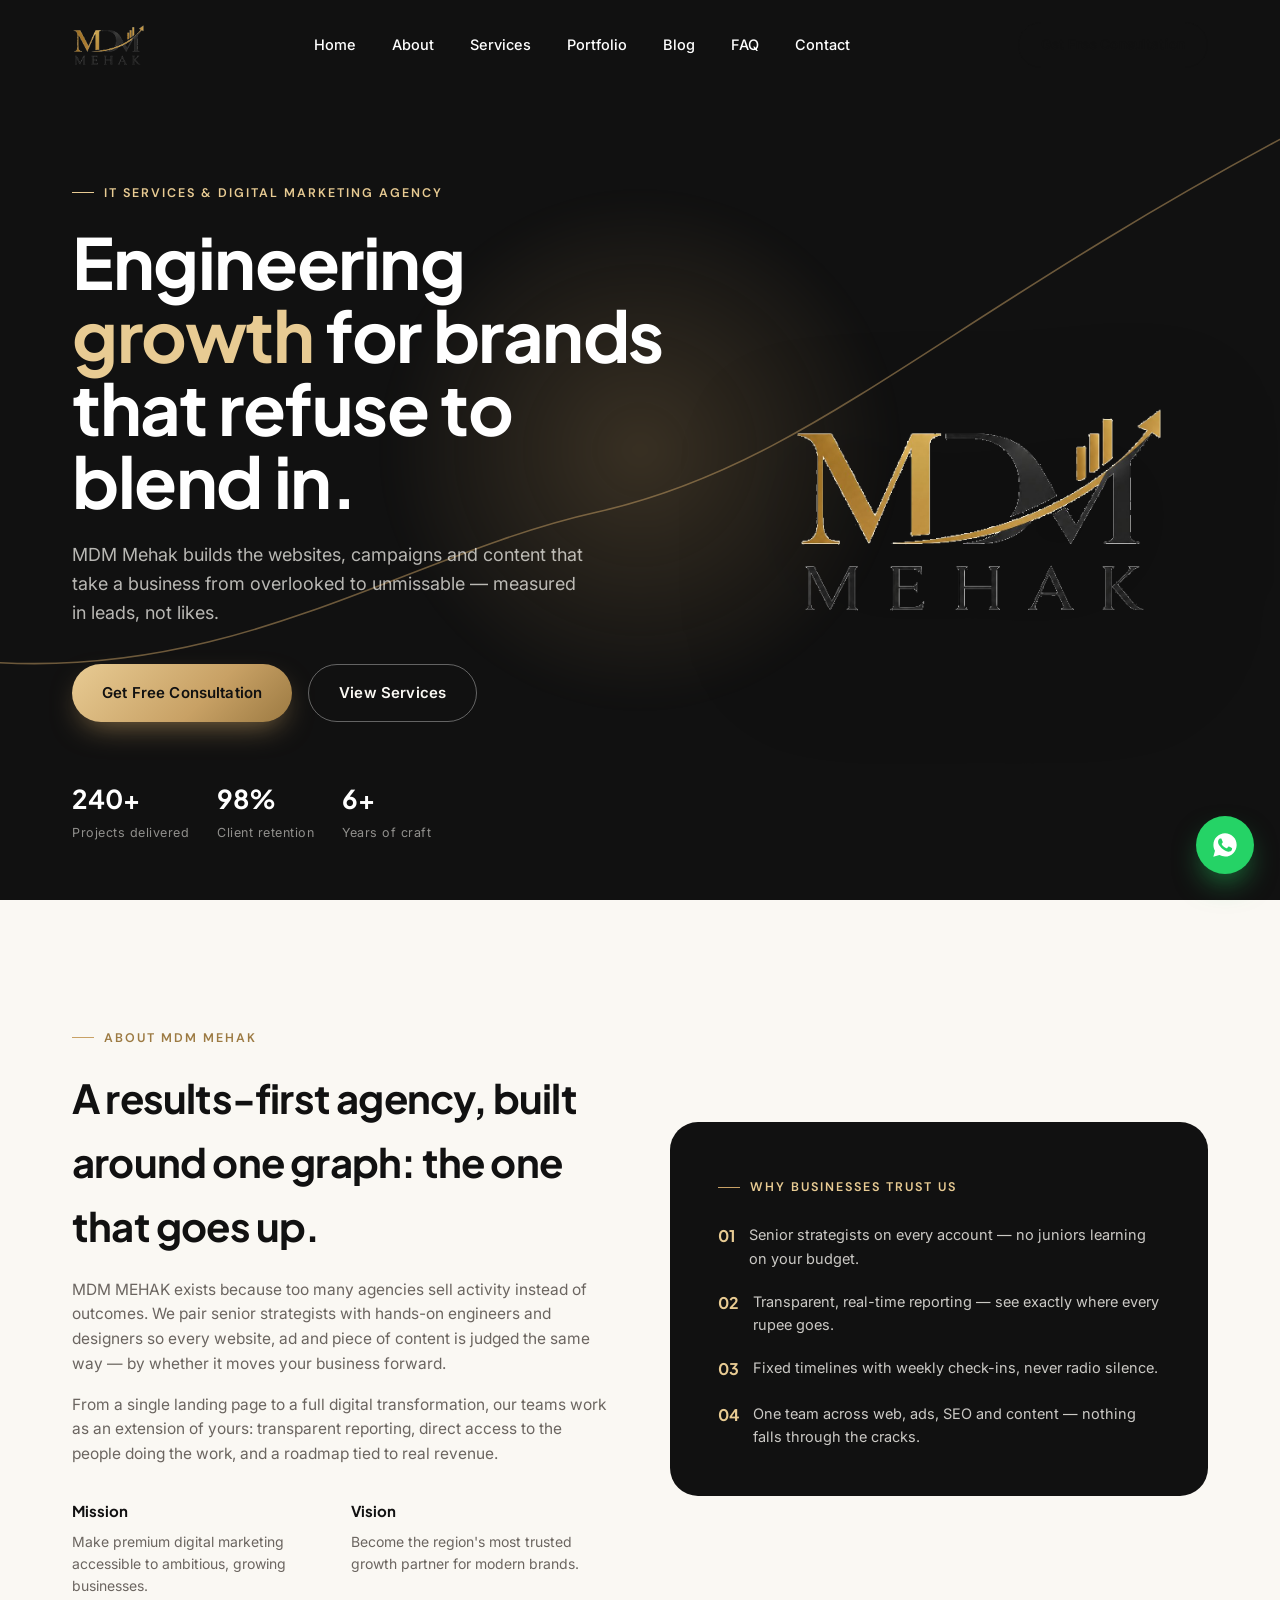
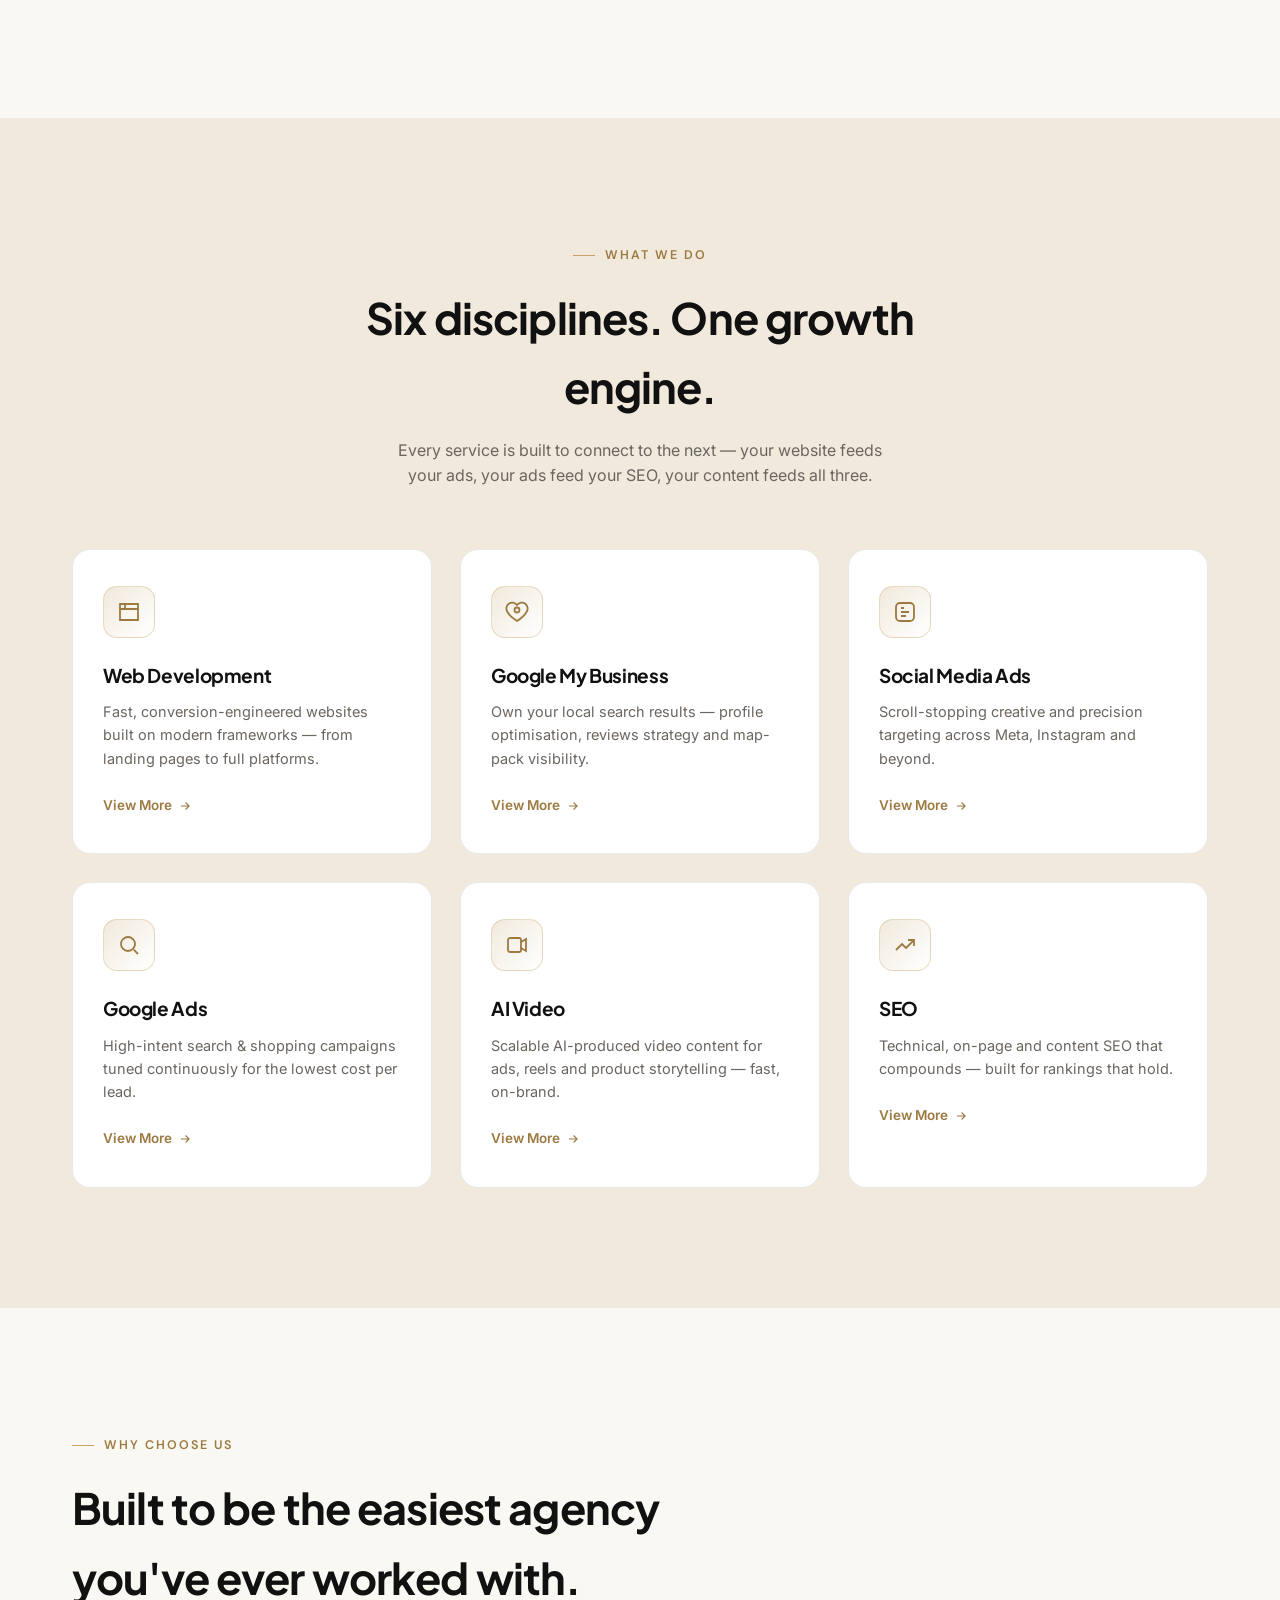
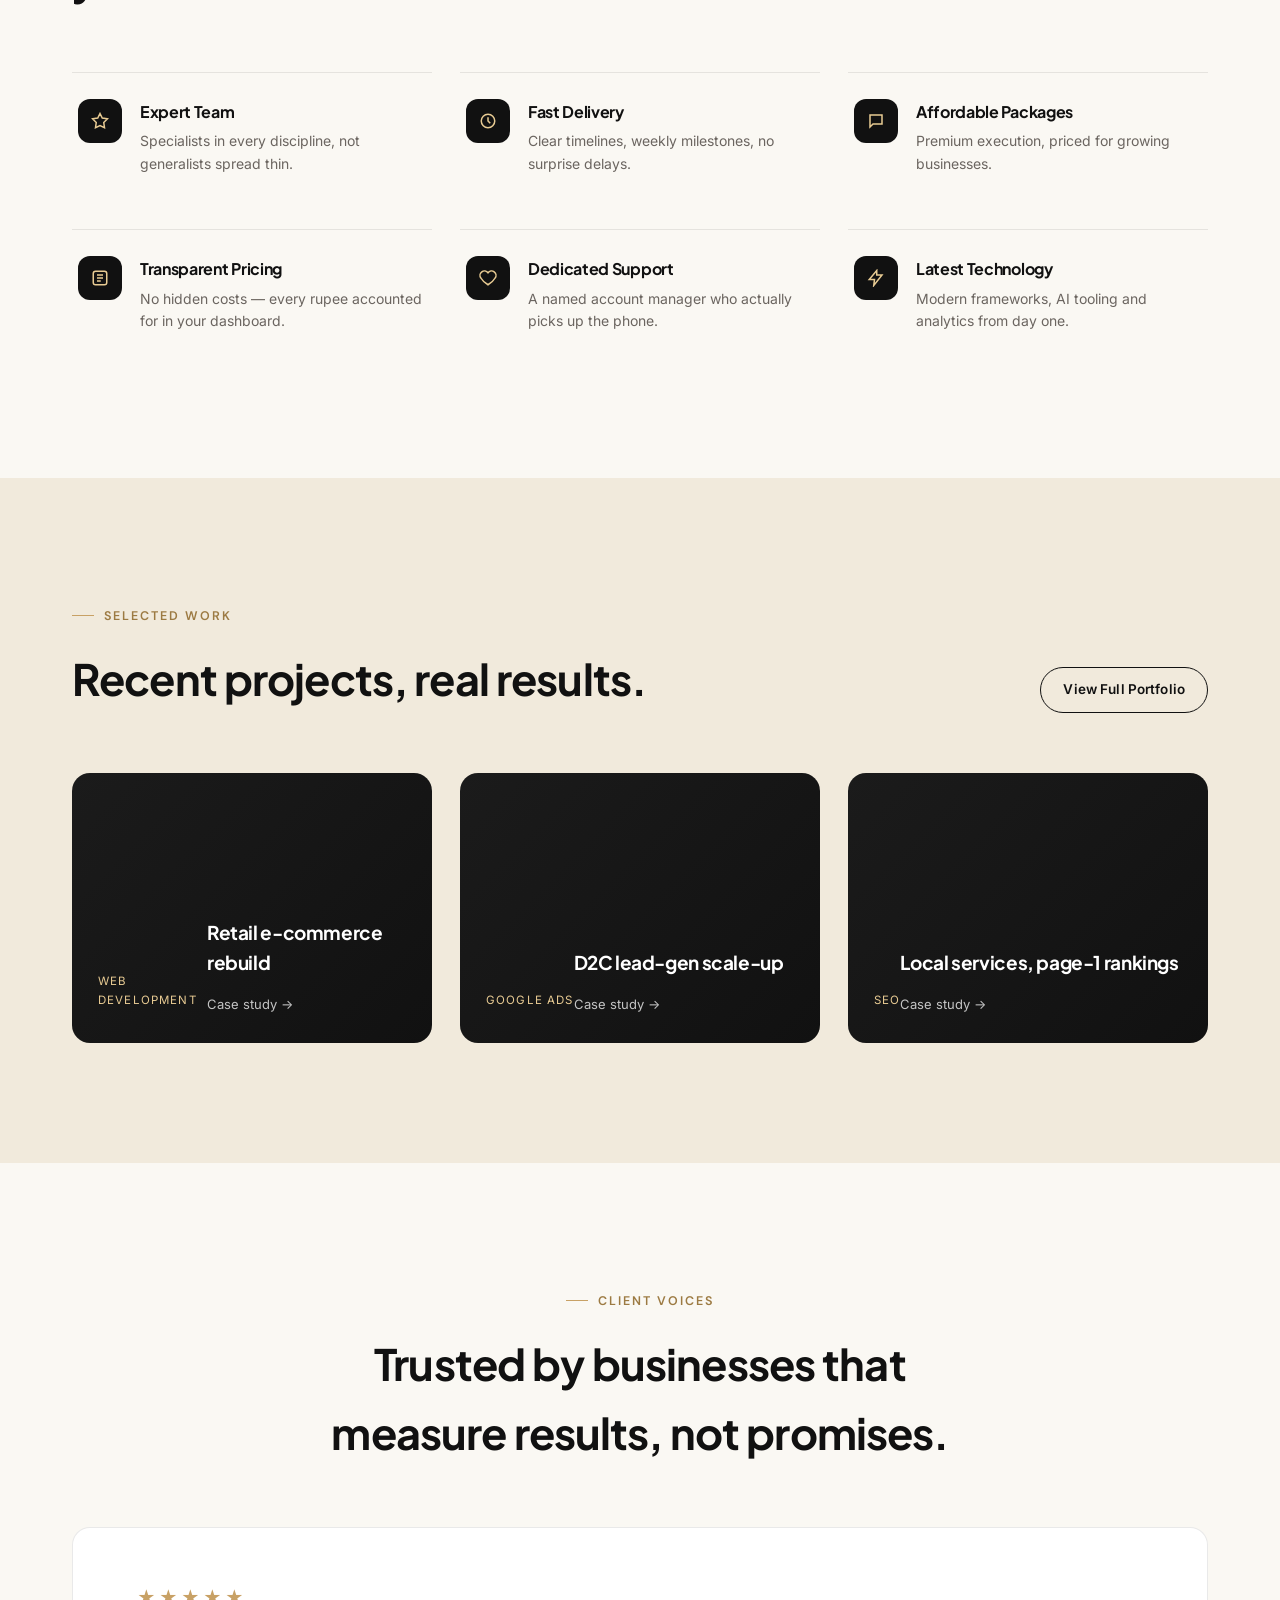
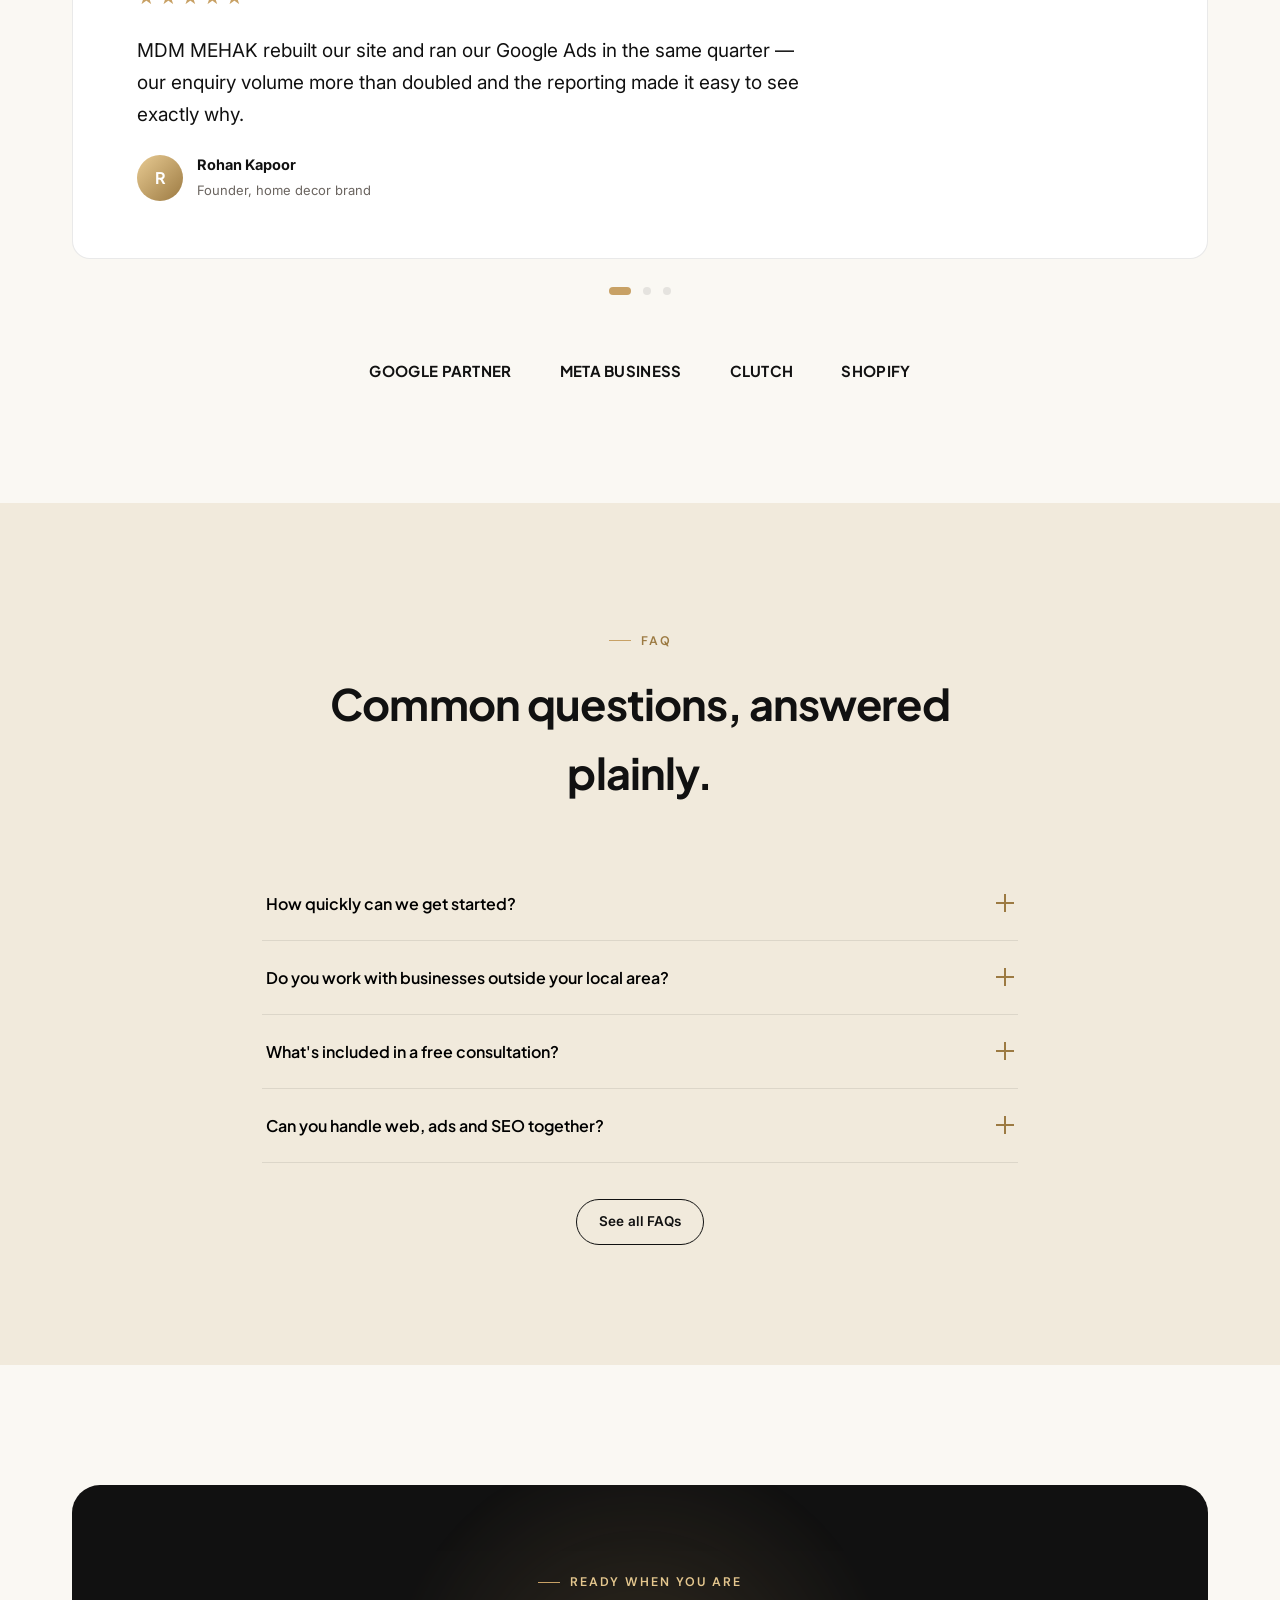
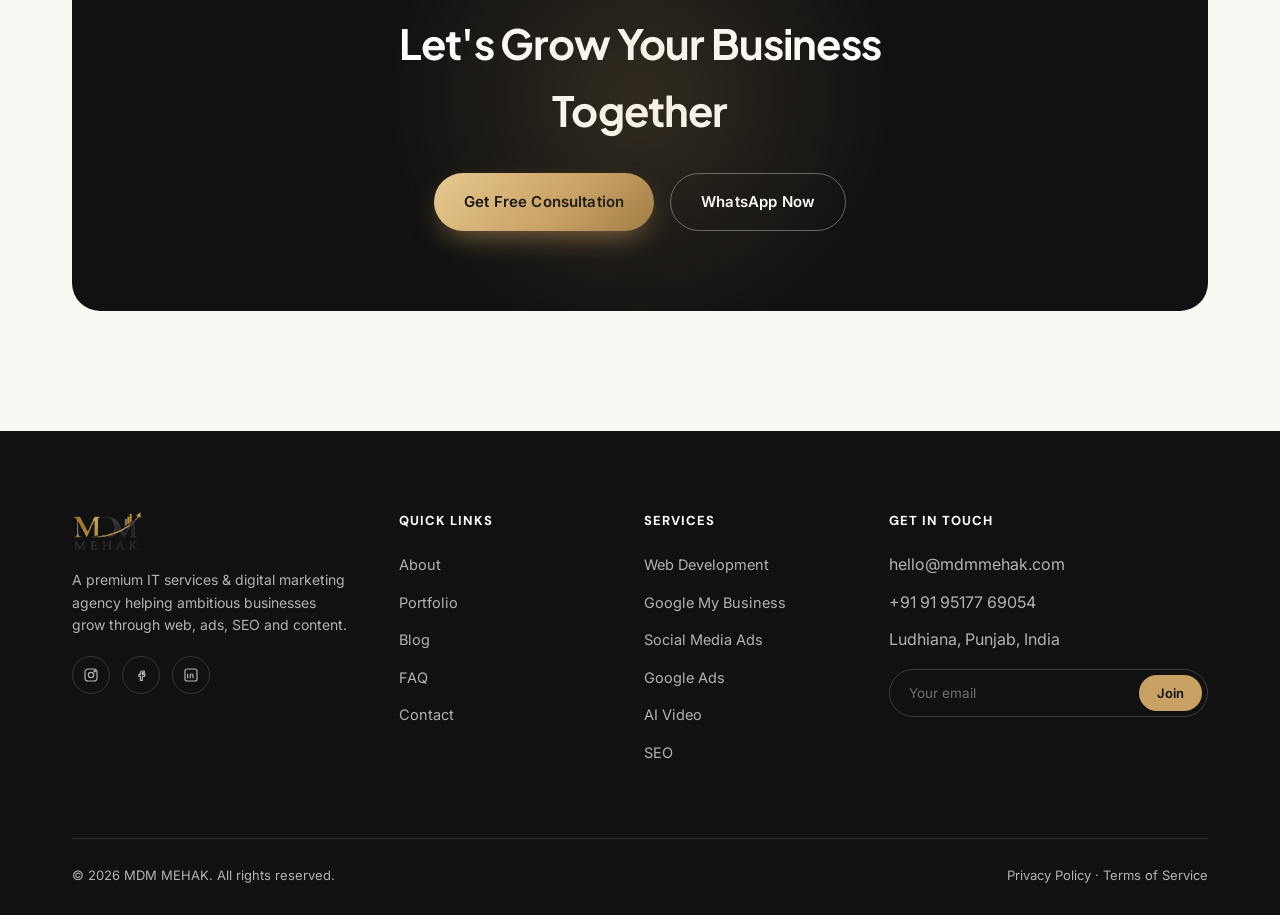
<file: index.html>
<!DOCTYPE html>
<html lang="en">
<head>

 <!-- Google Tag Manager -->
<script>(function(w,d,s,l,i){w[l]=w[l]||[];w[l].push({'gtm.start':
new Date().getTime(),event:'gtm.js'});var f=d.getElementsByTagName(s)[0],
j=d.createElement(s),dl=l!='dataLayer'?'&l='+l:'';j.async=true;j.src=
'https://www.googletagmanager.com/gtm.js?id='+i+dl;f.parentNode.insertBefore(j,f);
})(window,document,'script','dataLayer','GTM-MHF56DGX');</script>
<!-- End Google Tag Manager -->

<meta charset="UTF-8">
<meta name="viewport" content="width=device-width, initial-scale=1.0">
<title>MDM MEHAK — IT Services &amp; Digital Marketing Agency</title>
<meta name="description" content="MDM MEHAK is a premium IT services &amp; digital marketing agency — web development, Google Ads, social media ads, SEO, AI video and Google My Business, built to grow your business.">
<meta property="og:title" content="MDM MEHAK — IT Services &amp; Digital Marketing Agency">
<meta property="og:description" content="Premium web development, Google Ads, SEO, social media and AI video services engineered for growth.">
<meta property="og:type" content="website">
<link rel="icon" href="assets/logo.png">
<link rel="stylesheet" href="styles.css">
<script type="application/ld+json">
{"@context":"https://schema.org","@type":"Organization","name":"MDM MEHAK","description":"IT Services & Digital Marketing Agency","url":"https://mdmmehak.com"}
</script>
</head>
<body>

<!-- Google Tag Manager (noscript) -->
<noscript><iframe src="https://www.googletagmanager.com/ns.html?id=GTM-MHF56DGX"
height="0" width="0" style="display:none;visibility:hidden"></iframe></noscript>
<!-- End Google Tag Manager (noscript) -->
<!-- NAVBAR -->
<header class="navbar">
  <div class="container nav-inner">
    <a href="index.html" class="nav-logo"><img src="assets/logo.png" alt="MDM MEHAK logo"></a>
    <nav class="nav-links" id="navLinks">
      <a href="index.html">Home</a>
      <a href="about.html">About</a>
      <div class="dropdown">
        <a href="#">Services</a>
        <div class="dropdown-menu">
          <a href="services/web-development.html">Web Development</a>
          <a href="services/google-my-business.html">Google My Business</a>
          <a href="services/social-media-ads.html">Social Media Ads</a>
          <a href="services/google-ads.html">Google Ads</a>
          <a href="services/ai-video.html">AI Video</a>
          <a href="services/seo.html">SEO</a>
        </div>
      </div>
      <a href="portfolio.html">Portfolio</a>
      <a href="blog.html">Blog</a>
      <a href="faq.html">FAQ</a>
      <a href="contact.html">Contact</a>
    </nav>
    <div class="nav-cta">
      <a href="contact.html" class="btn btn-outline on-light btn-sm">Get Free Consultation</a>
      <button class="nav-toggle" id="navToggle" aria-label="Menu"><span></span><span></span><span></span></button>
    </div>
  </div>
</header>

<!-- HERO -->
<section class="hero">
  <svg class="hero-bg-line" viewBox="0 0 1200 800" preserveAspectRatio="none" xmlns="http://www.w3.org/2000/svg">
    <path d="M -20 620 C 220 640, 380 520, 560 480 C 760 435, 880 300, 1220 120" stroke="#C8A165" stroke-width="1.5" fill="none"/>
  </svg>
  <div class="hero-glow"></div>
  <div class="container hero-grid">
    <div>
      <span class="eyebrow hero-eyebrow">IT Services &amp; Digital Marketing Agency</span>
      <h1>Engineering <em>growth</em> for brands that refuse to blend in.</h1>
      <p class="lead">MDM Mehak builds the websites, campaigns and content that take a business from overlooked to unmissable — measured in leads, not likes.</p>
      <div class="hero-actions">
        <a href="contact.html" class="btn btn-gold">Get Free Consultation</a>
        <a href="#services" class="btn btn-outline">View Services</a>
      </div>
      <div class="hero-badges">
        <div class="hero-badge"><b class="counter" data-count="240" data-suffix="+">0+</b><span>Projects delivered</span></div>
        <div class="hero-badge"><b class="counter" data-count="98" data-suffix="%">0%</b><span>Client retention</span></div>
        <div class="hero-badge"><b class="counter" data-count="6" data-suffix="+">0+</b><span>Years of craft</span></div>
      </div>
    </div>
    <div class="hero-visual">
      <img src="assets/logo.png" alt="MDM MEHAK" class="hero-mark">
    </div>
  </div>
</section>

<!-- ABOUT -->
<section class="section-pad">
  <div class="container">
    <div class="grid-2" style="align-items:center; gap:60px;">
      <div class="reveal">
        <span class="eyebrow">About MDM MEHAK</span>
        <h2 style="margin-top:18px; font-size:clamp(1.8rem,3.2vw,2.5rem);">A results-first agency, built around one graph: the one that goes up.</h2>
        <p style="color:var(--gray); margin-top:20px; font-size:15.5px;">MDM MEHAK exists because too many agencies sell activity instead of outcomes. We pair senior strategists with hands-on engineers and designers so every website, ad and piece of content is judged the same way — by whether it moves your business forward.</p>
        <p style="color:var(--gray); margin-top:16px; font-size:15.5px;">From a single landing page to a full digital transformation, our teams work as an extension of yours: transparent reporting, direct access to the people doing the work, and a roadmap tied to real revenue.</p>
        <div class="grid-2" style="gap:20px; margin-top:32px;">
          <div><b style="font-family:'Plus Jakarta Sans'; font-size:15px;">Mission</b><p style="color:var(--gray); font-size:14px; margin-top:6px;">Make premium digital marketing accessible to ambitious, growing businesses.</p></div>
          <div><b style="font-family:'Plus Jakarta Sans'; font-size:15px;">Vision</b><p style="color:var(--gray); font-size:14px; margin-top:6px;">Become the region's most trusted growth partner for modern brands.</p></div>
        </div>
      </div>
      <div class="reveal" style="background:var(--ink); border-radius:28px; padding:48px; color:#fff;">
        <span class="eyebrow" style="color:var(--gold-light);">Why businesses trust us</span>
        <ul style="margin-top:26px; display:flex; flex-direction:column; gap:20px;">
          <li style="display:flex; gap:14px;"><span style="color:var(--gold-light); font-family:'Plus Jakarta Sans'; font-weight:700;">01</span><span style="font-size:14.5px; color:rgba(250,248,243,0.8);">Senior strategists on every account — no juniors learning on your budget.</span></li>
          <li style="display:flex; gap:14px;"><span style="color:var(--gold-light); font-family:'Plus Jakarta Sans'; font-weight:700;">02</span><span style="font-size:14.5px; color:rgba(250,248,243,0.8);">Transparent, real-time reporting — see exactly where every rupee goes.</span></li>
          <li style="display:flex; gap:14px;"><span style="color:var(--gold-light); font-family:'Plus Jakarta Sans'; font-weight:700;">03</span><span style="font-size:14.5px; color:rgba(250,248,243,0.8);">Fixed timelines with weekly check-ins, never radio silence.</span></li>
          <li style="display:flex; gap:14px;"><span style="color:var(--gold-light); font-family:'Plus Jakarta Sans'; font-weight:700;">04</span><span style="font-size:14.5px; color:rgba(250,248,243,0.8);">One team across web, ads, SEO and content — nothing falls through the cracks.</span></li>
        </ul>
      </div>
    </div>
  </div>
</section>

<!-- SERVICES -->
<section class="section-pad bg-dim" id="services">
  <div class="container">
    <div class="section-head center reveal" style="margin-left:auto; margin-right:auto;">
      <span class="eyebrow" style="justify-content:center;">What we do</span>
      <h2>Six disciplines. One growth engine.</h2>
      <p style="margin-left:auto; margin-right:auto;">Every service is built to connect to the next — your website feeds your ads, your ads feed your SEO, your content feeds all three.</p>
    </div>
    <div class="grid-3">
      <div class="service-card reveal">
        <div class="icon"><svg width="24" height="24" viewBox="0 0 24 24" fill="none" stroke="currentColor" stroke-width="1.8"><path d="M3 4h18v16H3z"/><path d="M3 9h18M8 4v5"/></svg></div>
        <h3>Web Development</h3>
        <p>Fast, conversion-engineered websites built on modern frameworks — from landing pages to full platforms.</p>
        <a href="services/web-development.html" class="more">View More <svg width="14" height="14" viewBox="0 0 24 24" fill="none" stroke="currentColor" stroke-width="2"><path d="M5 12h14M13 6l6 6-6 6"/></svg></a>
      </div>
      <div class="service-card reveal">
        <div class="icon"><svg width="24" height="24" viewBox="0 0 24 24" fill="none" stroke="currentColor" stroke-width="1.8"><path d="M12 21s-7-4.35-9.5-9A5.5 5.5 0 0 1 12 5a5.5 5.5 0 0 1 9.5 7c-2.5 4.65-9.5 9-9.5 9z"/><circle cx="12" cy="10" r="2.5"/></svg></div>
        <h3>Google My Business</h3>
        <p>Own your local search results — profile optimisation, reviews strategy and map-pack visibility.</p>
        <a href="services/google-my-business.html" class="more">View More <svg width="14" height="14" viewBox="0 0 24 24" fill="none" stroke="currentColor" stroke-width="2"><path d="M5 12h14M13 6l6 6-6 6"/></svg></a>
      </div>
      <div class="service-card reveal">
        <div class="icon"><svg width="24" height="24" viewBox="0 0 24 24" fill="none" stroke="currentColor" stroke-width="1.8"><rect x="3" y="3" width="18" height="18" rx="4"/><path d="M8 12h8M8 16h5M8 8h3"/></svg></div>
        <h3>Social Media Ads</h3>
        <p>Scroll-stopping creative and precision targeting across Meta, Instagram and beyond.</p>
        <a href="services/social-media-ads.html" class="more">View More <svg width="14" height="14" viewBox="0 0 24 24" fill="none" stroke="currentColor" stroke-width="2"><path d="M5 12h14M13 6l6 6-6 6"/></svg></a>
      </div>
      <div class="service-card reveal">
        <div class="icon"><svg width="24" height="24" viewBox="0 0 24 24" fill="none" stroke="currentColor" stroke-width="1.8"><circle cx="11" cy="11" r="7"/><path d="M21 21l-4.3-4.3"/></svg></div>
        <h3>Google Ads</h3>
        <p>High-intent search &amp; shopping campaigns tuned continuously for the lowest cost per lead.</p>
        <a href="services/google-ads.html" class="more">View More <svg width="14" height="14" viewBox="0 0 24 24" fill="none" stroke="currentColor" stroke-width="2"><path d="M5 12h14M13 6l6 6-6 6"/></svg></a>
      </div>
      <div class="service-card reveal">
        <div class="icon"><svg width="24" height="24" viewBox="0 0 24 24" fill="none" stroke="currentColor" stroke-width="1.8"><rect x="3" y="5" width="13" height="14" rx="2"/><path d="M16 9l5-3v12l-5-3"/></svg></div>
        <h3>AI Video</h3>
        <p>Scalable AI-produced video content for ads, reels and product storytelling — fast, on-brand.</p>
        <a href="services/ai-video.html" class="more">View More <svg width="14" height="14" viewBox="0 0 24 24" fill="none" stroke="currentColor" stroke-width="2"><path d="M5 12h14M13 6l6 6-6 6"/></svg></a>
      </div>
      <div class="service-card reveal">
        <div class="icon"><svg width="24" height="24" viewBox="0 0 24 24" fill="none" stroke="currentColor" stroke-width="1.8"><path d="M3 17l6-6 4 4 8-8"/><path d="M15 7h6v6"/></svg></div>
        <h3>SEO</h3>
        <p>Technical, on-page and content SEO that compounds — built for rankings that hold.</p>
        <a href="services/seo.html" class="more">View More <svg width="14" height="14" viewBox="0 0 24 24" fill="none" stroke="currentColor" stroke-width="2"><path d="M5 12h14M13 6l6 6-6 6"/></svg></a>
      </div>
    </div>
  </div>
</section>

<!-- WHY CHOOSE US -->
<section class="section-pad">
  <div class="container">
    <div class="section-head reveal">
      <span class="eyebrow">Why choose us</span>
      <h2>Built to be the easiest agency you've ever worked with.</h2>
    </div>
    <div class="grid-3">
      <div class="feature-card reveal"><div class="icon"><svg width="18" height="18" viewBox="0 0 24 24" fill="none" stroke="currentColor" stroke-width="2"><path d="M12 2l3 6 7 1-5 5 1 7-6-3-6 3 1-7-5-5 7-1z"/></svg></div><div><h4>Expert Team</h4><p>Specialists in every discipline, not generalists spread thin.</p></div></div>
      <div class="feature-card reveal"><div class="icon"><svg width="18" height="18" viewBox="0 0 24 24" fill="none" stroke="currentColor" stroke-width="2"><circle cx="12" cy="12" r="9"/><path d="M12 7v5l3 3"/></svg></div><div><h4>Fast Delivery</h4><p>Clear timelines, weekly milestones, no surprise delays.</p></div></div>
      <div class="feature-card reveal"><div class="icon"><svg width="18" height="18" viewBox="0 0 24 24" fill="none" stroke="currentColor" stroke-width="2"><path d="M4 4h16v12H8l-4 4z"/></svg></div><div><h4>Affordable Packages</h4><p>Premium execution, priced for growing businesses.</p></div></div>
      <div class="feature-card reveal"><div class="icon"><svg width="18" height="18" viewBox="0 0 24 24" fill="none" stroke="currentColor" stroke-width="2"><rect x="3" y="3" width="18" height="18" rx="3"/><path d="M8 12h8M8 8h8M8 16h5"/></svg></div><div><h4>Transparent Pricing</h4><p>No hidden costs — every rupee accounted for in your dashboard.</p></div></div>
      <div class="feature-card reveal"><div class="icon"><svg width="18" height="18" viewBox="0 0 24 24" fill="none" stroke="currentColor" stroke-width="2"><path d="M12 21s-7-4.35-9.5-9A5.5 5.5 0 0 1 12 5a5.5 5.5 0 0 1 9.5 7c-2.5 4.65-9.5 9-9.5 9z"/></svg></div><div><h4>Dedicated Support</h4><p>A named account manager who actually picks up the phone.</p></div></div>
      <div class="feature-card reveal"><div class="icon"><svg width="18" height="18" viewBox="0 0 24 24" fill="none" stroke="currentColor" stroke-width="2"><path d="M13 2L3 14h7l-1 8 11-14h-7z"/></svg></div><div><h4>Latest Technology</h4><p>Modern frameworks, AI tooling and analytics from day one.</p></div></div>
    </div>
  </div>
</section>

<!-- PORTFOLIO -->
<section class="section-pad bg-dim">
  <div class="container">
    <div class="section-head reveal" style="display:flex; align-items:flex-end; justify-content:space-between; max-width:none; flex-wrap:wrap; gap:20px;">
      <div><span class="eyebrow">Selected work</span><h2 style="margin-top:18px;">Recent projects, real results.</h2></div>
      <a href="portfolio.html" class="btn btn-outline on-light btn-sm">View Full Portfolio</a>
    </div>
    <div class="grid-3">
      <div class="port-card reveal"><span class="port-tag">Web Development</span><div><h3>Retail e-commerce rebuild</h3><a class="case-link" href="portfolio.html">Case study →</a></div></div>
      <div class="port-card reveal"><span class="port-tag">Google Ads</span><div><h3>D2C lead-gen scale-up</h3><a class="case-link" href="portfolio.html">Case study →</a></div></div>
      <div class="port-card reveal"><span class="port-tag">SEO</span><div><h3>Local services, page-1 rankings</h3><a class="case-link" href="portfolio.html">Case study →</a></div></div>
    </div>
  </div>
</section>

<!-- TESTIMONIALS -->
<section class="section-pad">
  <div class="container">
    <div class="section-head center reveal" style="margin-left:auto; margin-right:auto;">
      <span class="eyebrow" style="justify-content:center;">Client voices</span>
      <h2>Trusted by businesses that measure results, not promises.</h2>
    </div>
    <div class="testi-slider reveal">
      <div class="testi-track">
        <div class="testi-card">
          <div class="stars">★★★★★</div>
          <p class="quote">MDM MEHAK rebuilt our site and ran our Google Ads in the same quarter — our enquiry volume more than doubled and the reporting made it easy to see exactly why.</p>
          <div class="testi-person"><div class="testi-avatar">R</div><div><b>Rohan Kapoor</b><span>Founder, home decor brand</span></div></div>
        </div>
        <div class="testi-card">
          <div class="stars">★★★★★</div>
          <p class="quote">The team treated our Google My Business profile like a real growth channel, not an afterthought. We now show up first for the searches that matter to us.</p>
          <div class="testi-person"><div class="testi-avatar">S</div><div><b>Simran Kaur</b><span>Owner, wellness clinic</span></div></div>
        </div>
        <div class="testi-card">
          <div class="stars">★★★★★</div>
          <p class="quote">Fast, clear communication and a website that actually converts. The AI video content they produced for our reels outperformed anything we'd made in-house.</p>
          <div class="testi-person"><div class="testi-avatar">A</div><div><b>Aman Verma</b><span>Marketing lead, D2C brand</span></div></div>
        </div>
      </div>
      <div class="testi-nav">
        <button class="testi-dot active" aria-label="Testimonial 1"></button>
        <button class="testi-dot" aria-label="Testimonial 2"></button>
        <button class="testi-dot" aria-label="Testimonial 3"></button>
      </div>
    </div>
    <div class="trust-strip center reveal" style="justify-content:center; margin-top:64px;">
      <span>GOOGLE PARTNER</span><span>META BUSINESS</span><span>CLUTCH</span><span>SHOPIFY</span>
    </div>
  </div>
</section>

<!-- FAQ -->
<section class="section-pad bg-dim">
  <div class="container" style="max-width:820px;">
    <div class="section-head center reveal" style="margin-left:auto; margin-right:auto;">
      <span class="eyebrow" style="justify-content:center;">FAQ</span>
      <h2>Common questions, answered plainly.</h2>
    </div>
    <div class="reveal">
      <div class="faq-item">
        <button class="faq-q">How quickly can we get started? <span class="plus"></span></button>
        <div class="faq-a"><p>Most projects kick off within a week of your consultation call — we scope, quote and begin onboarding within the same cycle.</p></div>
      </div>
      <div class="faq-item">
        <button class="faq-q">Do you work with businesses outside your local area? <span class="plus"></span></button>
        <div class="faq-a"><p>Yes — most of our client relationships run entirely remote, with weekly video check-ins and a shared reporting dashboard.</p></div>
      </div>
      <div class="faq-item">
        <button class="faq-q">What's included in a free consultation? <span class="plus"></span></button>
        <div class="faq-a"><p>A 30-minute audit of your current website and marketing, plus a plain-language plan for where the fastest wins are.</p></div>
      </div>
      <div class="faq-item">
        <button class="faq-q">Can you handle web, ads and SEO together? <span class="plus"></span></button>
        <div class="faq-a"><p>That's how we prefer to work — a single team across your website, ads and SEO means nothing gets lost in handoffs.</p></div>
      </div>
    </div>
    <div class="center" style="margin-top:36px;"><a href="faq.html" class="btn btn-outline on-light btn-sm">See all FAQs</a></div>
  </div>
</section>

<!-- CTA -->
<section class="section-pad">
  <div class="container">
    <div class="cta-banner reveal">
      <div class="hero-glow"></div>
      <span class="eyebrow" style="color:var(--gold-light); justify-content:center;">Ready when you are</span>
      <h2 style="margin-top:18px;">Let's Grow Your Business Together</h2>
      <div class="hero-actions" style="justify-content:center;">
        <a href="contact.html" class="btn btn-gold">Get Free Consultation</a>
        <a href="https://wa.me/919517769054" class="btn btn-outline">WhatsApp Now</a>
      </div>
    </div>
  </div>
</section>

<!-- FOOTER -->
<footer>
  <div class="container">
    <div class="footer-grid">
      <div>
        <div class="footer-logo"><img src="assets/logo.png" alt="MDM MEHAK"></div>
        <p style="font-size:14px; max-width:280px;">A premium IT services &amp; digital marketing agency helping ambitious businesses grow through web, ads, SEO and content.</p>
        <div class="footer-social">
          <a href="#" aria-label="Instagram"><svg width="16" height="16" viewBox="0 0 24 24" fill="none" stroke="currentColor" stroke-width="1.8"><rect x="3" y="3" width="18" height="18" rx="5"/><circle cx="12" cy="12" r="4"/><circle cx="17.5" cy="6.5" r="1"/></svg></a>
          <a href="#" aria-label="Facebook"><svg width="16" height="16" viewBox="0 0 24 24" fill="none" stroke="currentColor" stroke-width="1.8"><path d="M14 9h3V6h-3a3 3 0 0 0-3 3v2H9v3h2v6h3v-6h3l1-3h-4V9a1 1 0 0 1 1-1z"/></svg></a>
          <a href="#" aria-label="LinkedIn"><svg width="16" height="16" viewBox="0 0 24 24" fill="none" stroke="currentColor" stroke-width="1.8"><rect x="3" y="3" width="18" height="18" rx="3"/><path d="M7 10v7M7 7v.01M11 17v-4.5a2 2 0 0 1 4 0V17M11 12.5V17"/></svg></a>
        </div>
      </div>
      <div>
        <h5>Quick Links</h5>
        <ul>
          <li><a href="about.html">About</a></li>
          <li><a href="portfolio.html">Portfolio</a></li>
          <li><a href="blog.html">Blog</a></li>
          <li><a href="faq.html">FAQ</a></li>
          <li><a href="contact.html">Contact</a></li>
        </ul>
      </div>
      <div>
        <h5>Services</h5>
        <ul>
          <li><a href="services/web-development.html">Web Development</a></li>
          <li><a href="services/google-my-business.html">Google My Business</a></li>
          <li><a href="services/social-media-ads.html">Social Media Ads</a></li>
          <li><a href="services/google-ads.html">Google Ads</a></li>
          <li><a href="services/ai-video.html">AI Video</a></li>
          <li><a href="services/seo.html">SEO</a></li>
        </ul>
      </div>
      <div>
        <h5>Get In Touch</h5>
        <ul>
          <li>hello@mdmmehak.com</li>
          <li>+91 91 95177 69054</li>
          <li>Ludhiana, Punjab, India</li>
        </ul>
        <form class="newsletter-form" data-enquiry onsubmit="return false;">
          <input type="email" placeholder="Your email" required>
          <button type="submit">Join</button>
        </form>
      </div>
    </div>
    <div class="footer-bottom">
      <span>© 2026 MDM MEHAK. All rights reserved.</span>
      <span>Privacy Policy · Terms of Service</span>
    </div>
  </div>
</footer>

<a href="https://wa.me/919517769054" class="whatsapp-fab" aria-label="Chat on WhatsApp">
  <svg width="28" height="28" viewBox="0 0 24 24" fill="currentColor"><path d="M12.04 2c-5.5 0-9.96 4.46-9.96 9.96 0 1.76.46 3.48 1.34 5L2 22l5.2-1.36a9.94 9.94 0 0 0 4.84 1.24h.01c5.5 0 9.96-4.46 9.96-9.96S17.54 2 12.04 2zm5.87 14.24c-.25.7-1.45 1.34-2 1.42-.53.08-1.15.11-1.86-.12-.43-.14-.98-.32-1.7-.62-2.98-1.28-4.93-4.28-5.08-4.48-.15-.2-1.22-1.62-1.22-3.1s.78-2.2 1.06-2.5c.27-.3.6-.37.8-.37h.57c.18 0 .43-.02.66.5.25.6.85 2.08.92 2.24.08.15.13.33.02.53-.1.2-.15.32-.3.5-.15.17-.3.38-.44.5-.15.15-.3.3-.13.6.17.3.75 1.24 1.62 2 1.12.98 2.06 1.29 2.37 1.44.3.15.48.13.65-.08.18-.2.75-.87.95-1.17.2-.3.4-.24.66-.15.27.1 1.7.8 2 .95.3.15.5.22.57.34.08.13.08.72-.17 1.42z"/></svg>
</a>

<div class="sticky-cta">
  <span>Ready to grow? Talk to us today.</span>
  <a href="contact.html" class="btn btn-gold btn-sm">Get Quote</a>
</div>

<script src="script.js"></script>
</body>
</html>
</file>
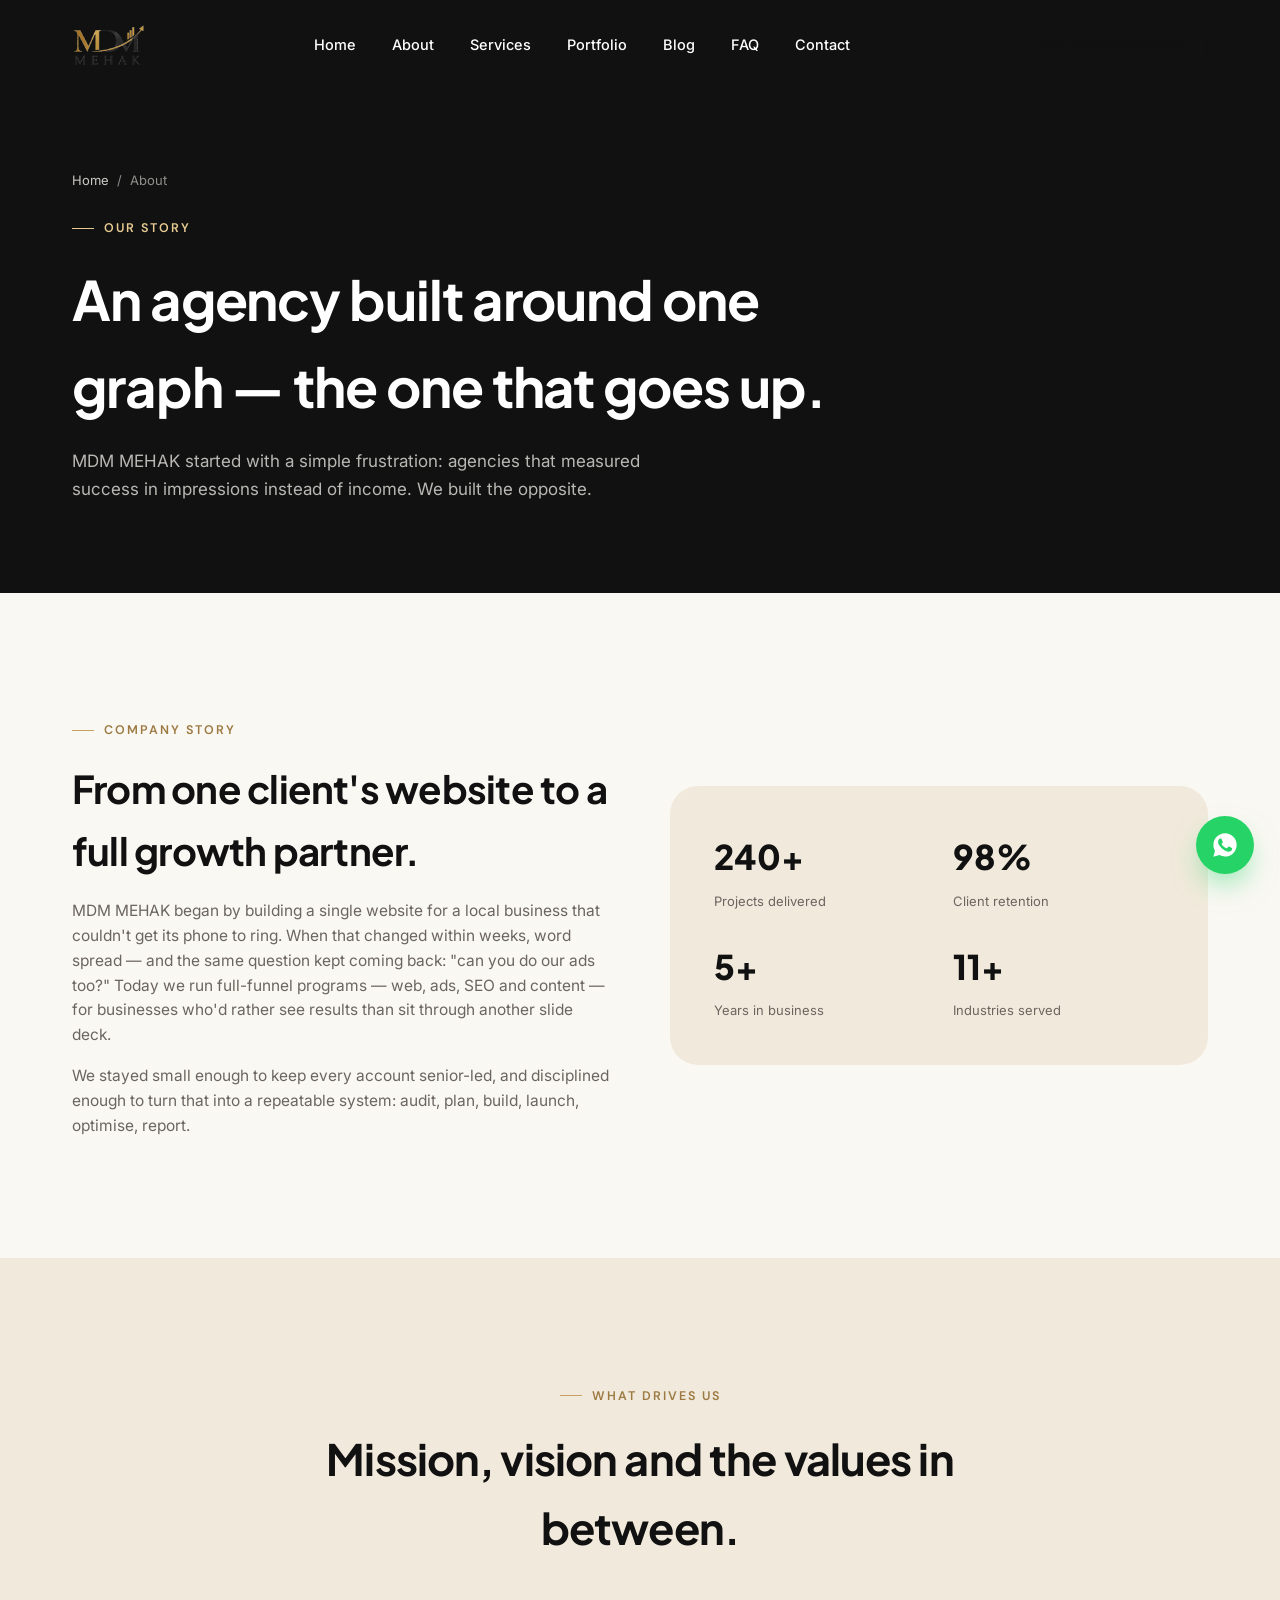
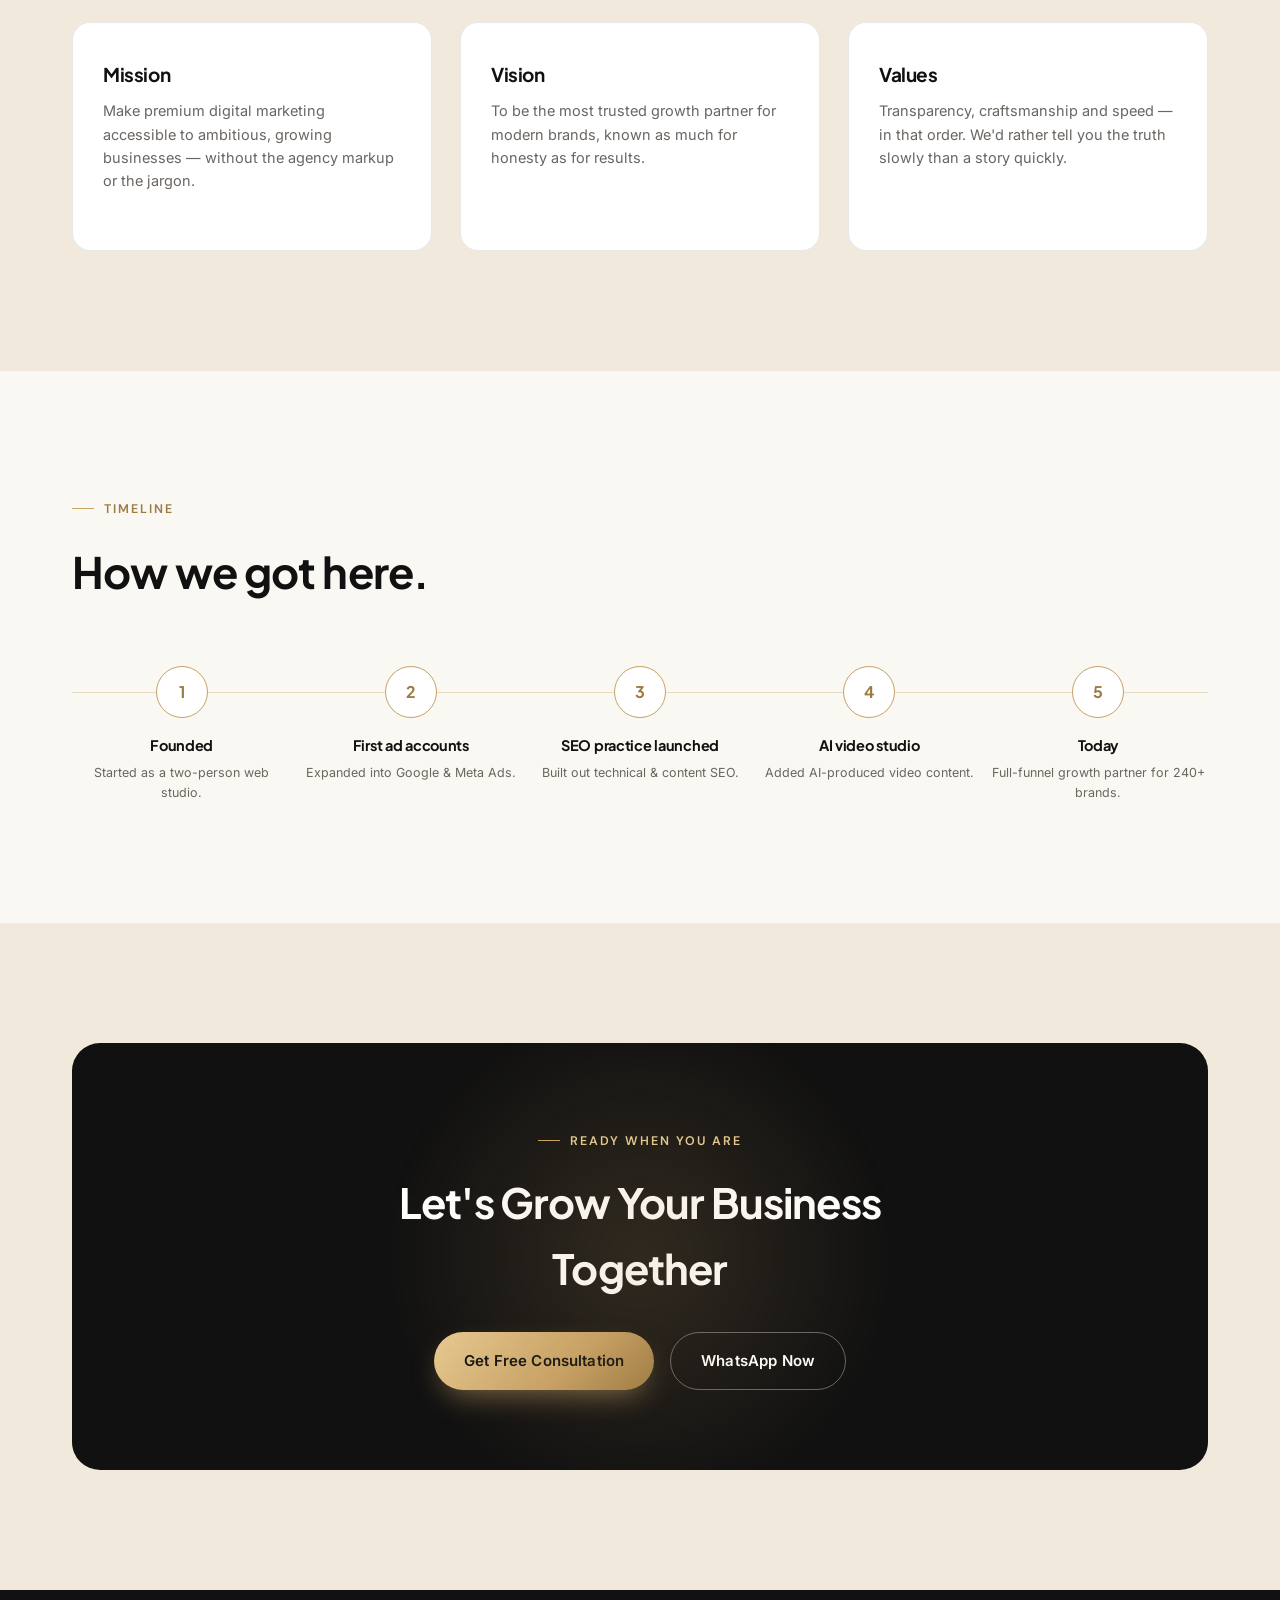
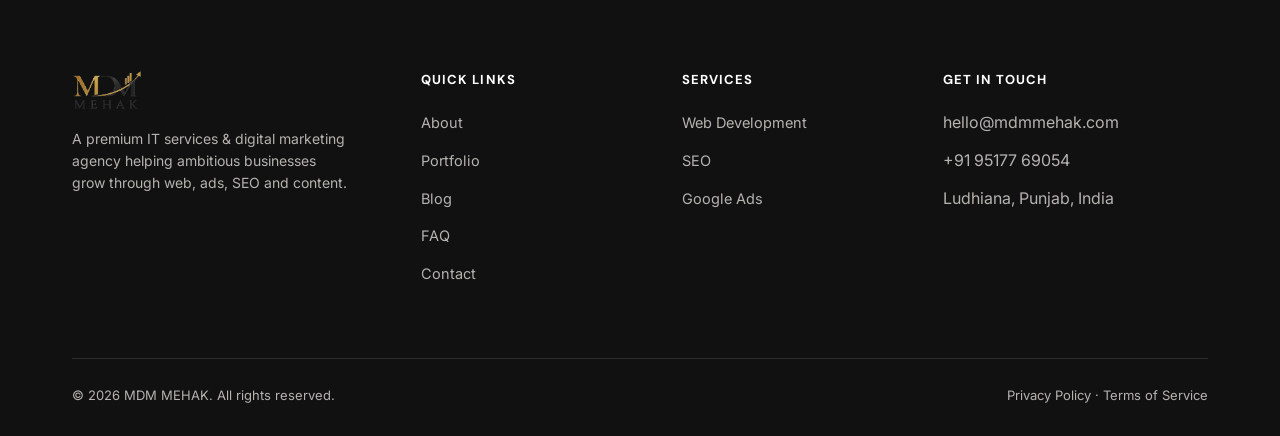
<file: about.html>
<!DOCTYPE html>
<html lang="en">
<head>

  <!-- Google Tag Manager -->
<script>(function(w,d,s,l,i){w[l]=w[l]||[];w[l].push({'gtm.start':
new Date().getTime(),event:'gtm.js'});var f=d.getElementsByTagName(s)[0],
j=d.createElement(s),dl=l!='dataLayer'?'&l='+l:'';j.async=true;j.src=
'https://www.googletagmanager.com/gtm.js?id='+i+dl;f.parentNode.insertBefore(j,f);
})(window,document,'script','dataLayer','GTM-MHF56DGX');</script>
<!-- End Google Tag Manager -->

<meta charset="UTF-8">
<meta name="viewport" content="width=device-width, initial-scale=1.0">
<title>About — MDM MEHAK</title>
<meta name="description" content="Our story, mission, vision and the values behind MDM MEHAK's IT services & digital marketing agency.">
<link rel="icon" href="assets/logo.png">
<link rel="stylesheet" href="styles.css">
</head>
<body>

  <!-- Google Tag Manager (noscript) -->
<noscript><iframe src="https://www.googletagmanager.com/ns.html?id=GTM-MHF56DGX"
height="0" width="0" style="display:none;visibility:hidden"></iframe></noscript>
<!-- End Google Tag Manager (noscript) -->

<header class="navbar">
  <div class="container nav-inner">
    <a href="index.html" class="nav-logo"><img src="assets/logo.png" alt="MDM MEHAK logo"></a>
    <nav class="nav-links" id="navLinks">
      <a href="index.html">Home</a>
      <a href="about.html">About</a>
      <div class="dropdown">
        <a href="#">Services</a>
        <div class="dropdown-menu">
          <a href="services/web-development.html">Web Development</a>
          <a href="services/google-my-business.html">Google My Business</a>
          <a href="services/social-media-ads.html">Social Media Ads</a>
          <a href="services/google-ads.html">Google Ads</a>
          <a href="services/ai-video.html">AI Video</a>
          <a href="services/seo.html">SEO</a>
        </div>
      </div>
      <a href="portfolio.html">Portfolio</a>
      <a href="blog.html">Blog</a>
      <a href="faq.html">FAQ</a>
      <a href="contact.html">Contact</a>
    </nav>
    <div class="nav-cta">
      <a href="contact.html" class="btn btn-outline on-light btn-sm">Get Free Consultation</a>
      <button class="nav-toggle" id="navToggle" aria-label="Menu"><span></span><span></span><span></span></button>
    </div>
  </div>
</header>

<section class="page-hero">
  <div class="container">
    <div class="breadcrumb"><a href="index.html">Home</a><span>/</span><span>About</span></div>
    <span class="eyebrow">Our story</span>
    <h1>An agency built around one graph — the one that goes up.</h1>
    <p>MDM MEHAK started with a simple frustration: agencies that measured success in impressions instead of income. We built the opposite.</p>
  </div>
</section>

<section class="section-pad">
  <div class="container grid-2" style="align-items:center; gap:60px;">
    <div class="reveal">
      <span class="eyebrow">Company story</span>
      <h2 style="margin-top:18px; font-size:clamp(1.8rem,3.2vw,2.4rem);">From one client's website to a full growth partner.</h2>
      <p style="color:var(--gray); margin-top:18px; font-size:15.5px;">MDM MEHAK began by building a single website for a local business that couldn't get its phone to ring. When that changed within weeks, word spread — and the same question kept coming back: "can you do our ads too?" Today we run full-funnel programs — web, ads, SEO and content — for businesses who'd rather see results than sit through another slide deck.</p>
      <p style="color:var(--gray); margin-top:16px; font-size:15.5px;">We stayed small enough to keep every account senior-led, and disciplined enough to turn that into a repeatable system: audit, plan, build, launch, optimise, report.</p>
    </div>
    <div class="reveal" style="background:var(--paper-dim); border-radius:28px; padding:44px;">
      <div class="grid-2" style="gap:28px;">
        <div><b class="counter" style="font-family:'Plus Jakarta Sans'; font-size:34px; font-weight:800;" data-count="240" data-suffix="+">0+</b><p style="font-size:13px; color:var(--gray); margin-top:6px;">Projects delivered</p></div>
        <div><b class="counter" style="font-family:'Plus Jakarta Sans'; font-size:34px; font-weight:800;" data-count="98" data-suffix="%">0%</b><p style="font-size:13px; color:var(--gray); margin-top:6px;">Client retention</p></div>
        <div><b class="counter" style="font-family:'Plus Jakarta Sans'; font-size:34px; font-weight:800;" data-count="6" data-suffix="+">0+</b><p style="font-size:13px; color:var(--gray); margin-top:6px;">Years in business</p></div>
        <div><b class="counter" style="font-family:'Plus Jakarta Sans'; font-size:34px; font-weight:800;" data-count="12" data-suffix="+">0+</b><p style="font-size:13px; color:var(--gray); margin-top:6px;">Industries served</p></div>
      </div>
    </div>
  </div>
</section>

<section class="section-pad bg-dim">
  <div class="container">
    <div class="section-head center reveal" style="margin-left:auto; margin-right:auto;">
      <span class="eyebrow" style="justify-content:center;">What drives us</span>
      <h2>Mission, vision and the values in between.</h2>
    </div>
    <div class="grid-3">
      <div class="service-card reveal"><h3>Mission</h3><p>Make premium digital marketing accessible to ambitious, growing businesses — without the agency markup or the jargon.</p></div>
      <div class="service-card reveal"><h3>Vision</h3><p>To be the most trusted growth partner for modern brands, known as much for honesty as for results.</p></div>
      <div class="service-card reveal"><h3>Values</h3><p>Transparency, craftsmanship and speed — in that order. We'd rather tell you the truth slowly than a story quickly.</p></div>
    </div>
  </div>
</section>

<section class="section-pad">
  <div class="container">
    <div class="section-head reveal">
      <span class="eyebrow">Timeline</span>
      <h2>How we got here.</h2>
    </div>
    <div class="timeline reveal">
      <div class="tl-step"><div class="num">1</div><h4>Founded</h4><p>Started as a two-person web studio.</p></div>
      <div class="tl-step"><div class="num">2</div><h4>First ad accounts</h4><p>Expanded into Google &amp; Meta Ads.</p></div>
      <div class="tl-step"><div class="num">3</div><h4>SEO practice launched</h4><p>Built out technical &amp; content SEO.</p></div>
      <div class="tl-step"><div class="num">4</div><h4>AI video studio</h4><p>Added AI-produced video content.</p></div>
      <div class="tl-step"><div class="num">5</div><h4>Today</h4><p>Full-funnel growth partner for 240+ brands.</p></div>
    </div>
  </div>
</section>

<section class="section-pad bg-dim">
  <div class="container">
    <div class="cta-banner reveal">
      <div class="hero-glow"></div>
      <span class="eyebrow" style="color:var(--gold-light); justify-content:center;">Ready when you are</span>
      <h2 style="margin-top:18px;">Let's Grow Your Business Together</h2>
      <div class="hero-actions" style="justify-content:center;">
        <a href="contact.html" class="btn btn-gold">Get Free Consultation</a>
        <a href="https://wa.me/919517769054" class="btn btn-outline">WhatsApp Now</a>
      </div>
    </div>
  </div>
</section>

<footer>
  <div class="container">
    <div class="footer-grid">
      <div>
        <div class="footer-logo"><img src="assets/logo.png" alt="MDM MEHAK"></div>
        <p style="font-size:14px; max-width:280px;">A premium IT services &amp; digital marketing agency helping ambitious businesses grow through web, ads, SEO and content.</p>
      </div>
      <div><h5>Quick Links</h5><ul><li><a href="about.html">About</a></li><li><a href="portfolio.html">Portfolio</a></li><li><a href="blog.html">Blog</a></li><li><a href="faq.html">FAQ</a></li><li><a href="contact.html">Contact</a></li></ul></div>
      <div><h5>Services</h5><ul><li><a href="services/web-development.html">Web Development</a></li><li><a href="services/seo.html">SEO</a></li><li><a href="services/google-ads.html">Google Ads</a></li></ul></div>
      <div><h5>Get In Touch</h5><ul><li>hello@mdmmehak.com</li><li>+91 95177 69054</li><li>Ludhiana, Punjab, India</li></ul></div>
    </div>
    <div class="footer-bottom"><span>© 2026 MDM MEHAK. All rights reserved.</span><span>Privacy Policy · Terms of Service</span></div>
  </div>
</footer>

<a href="https://wa.me/919517769054" class="whatsapp-fab" aria-label="Chat on WhatsApp">
  <svg width="28" height="28" viewBox="0 0 24 24" fill="currentColor"><path d="M12.04 2c-5.5 0-9.96 4.46-9.96 9.96 0 1.76.46 3.48 1.34 5L2 22l5.2-1.36a9.94 9.94 0 0 0 4.84 1.24h.01c5.5 0 9.96-4.46 9.96-9.96S17.54 2 12.04 2zm5.87 14.24c-.25.7-1.45 1.34-2 1.42-.53.08-1.15.11-1.86-.12-.43-.14-.98-.32-1.7-.62-2.98-1.28-4.93-4.28-5.08-4.48-.15-.2-1.22-1.62-1.22-3.1s.78-2.2 1.06-2.5c.27-.3.6-.37.8-.37h.57c.18 0 .43-.02.66.5.25.6.85 2.08.92 2.24.08.15.13.33.02.53-.1.2-.15.32-.3.5-.15.17-.3.38-.44.5-.15.15-.3.3-.13.6.17.3.75 1.24 1.62 2 1.12.98 2.06 1.29 2.37 1.44.3.15.48.13.65-.08.18-.2.75-.87.95-1.17.2-.3.4-.24.66-.15.27.1 1.7.8 2 .95.3.15.5.22.57.34.08.13.08.72-.17 1.42z"/></svg>
</a>
<div class="sticky-cta"><span>Ready to grow? Talk to us today.</span><a href="contact.html" class="btn btn-gold btn-sm">Get Quote</a></div>

<script src="script.js"></script>
</body>
</html>
</file>
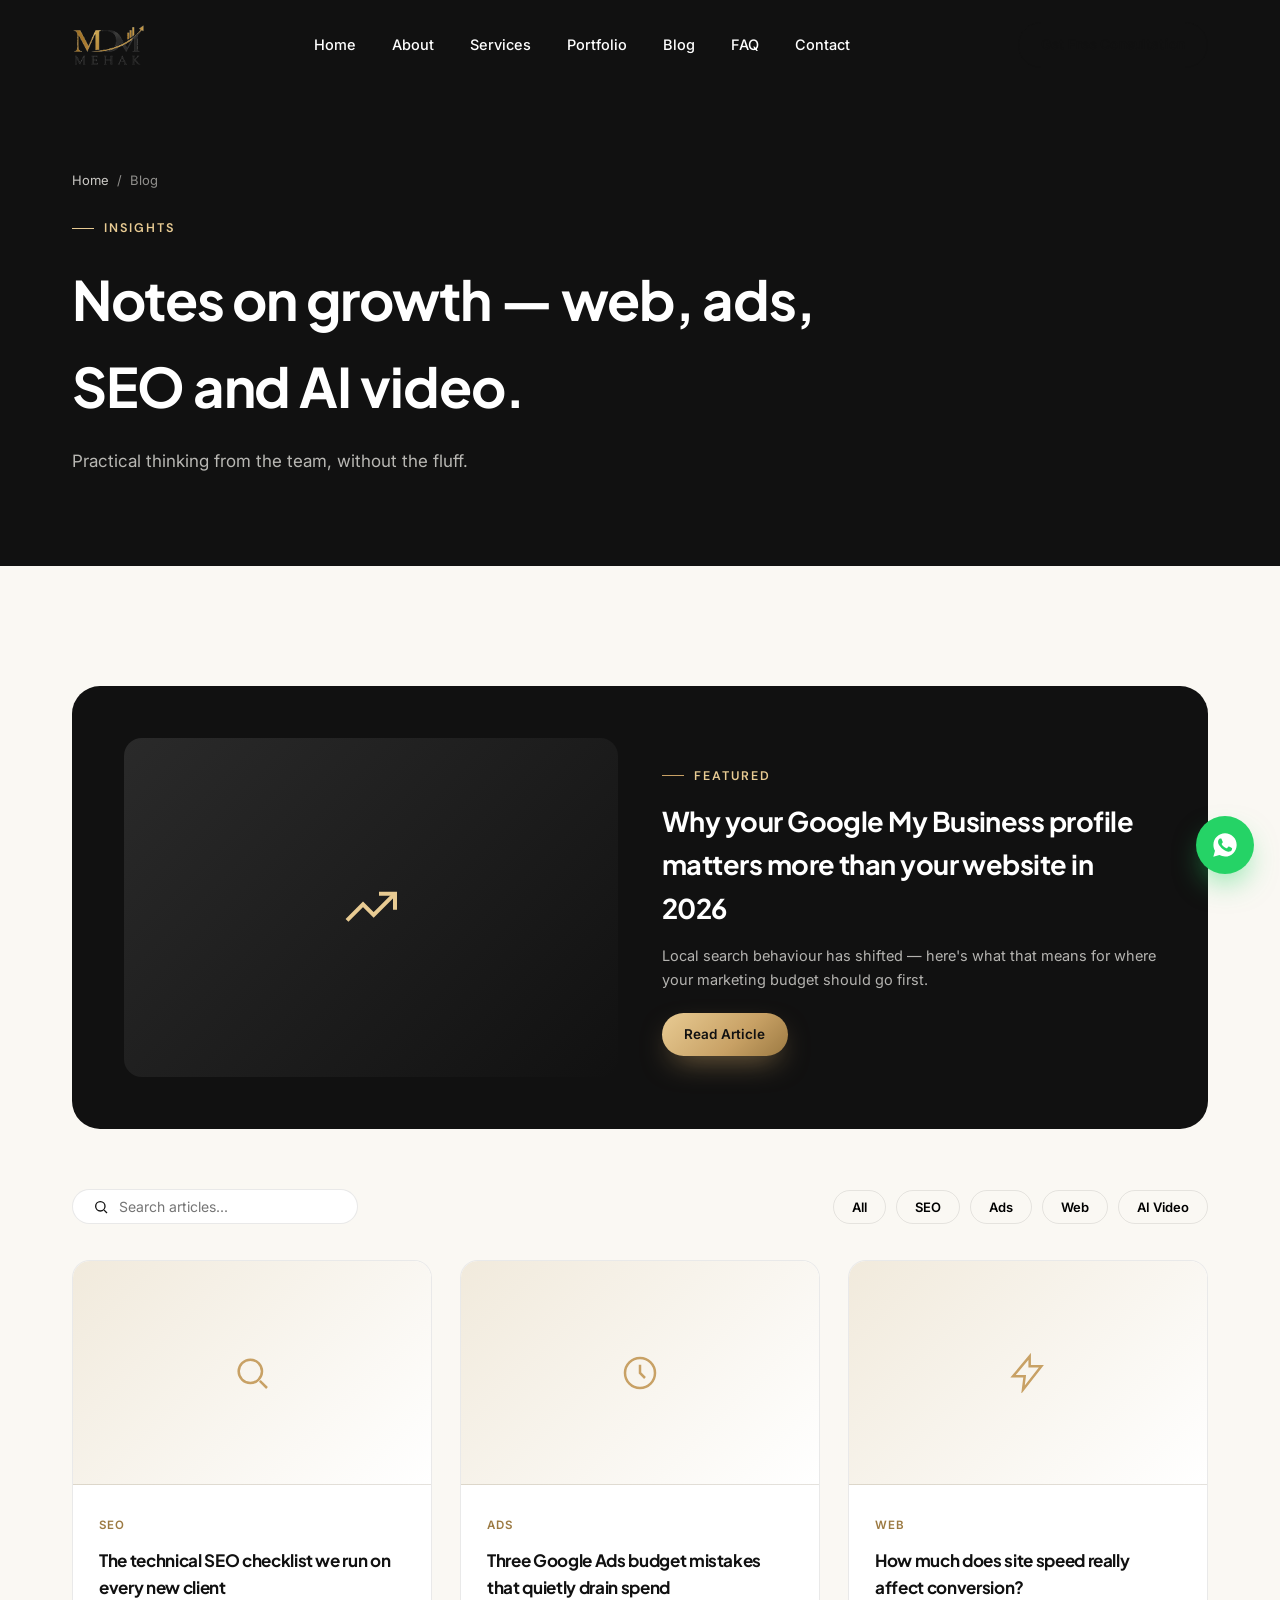
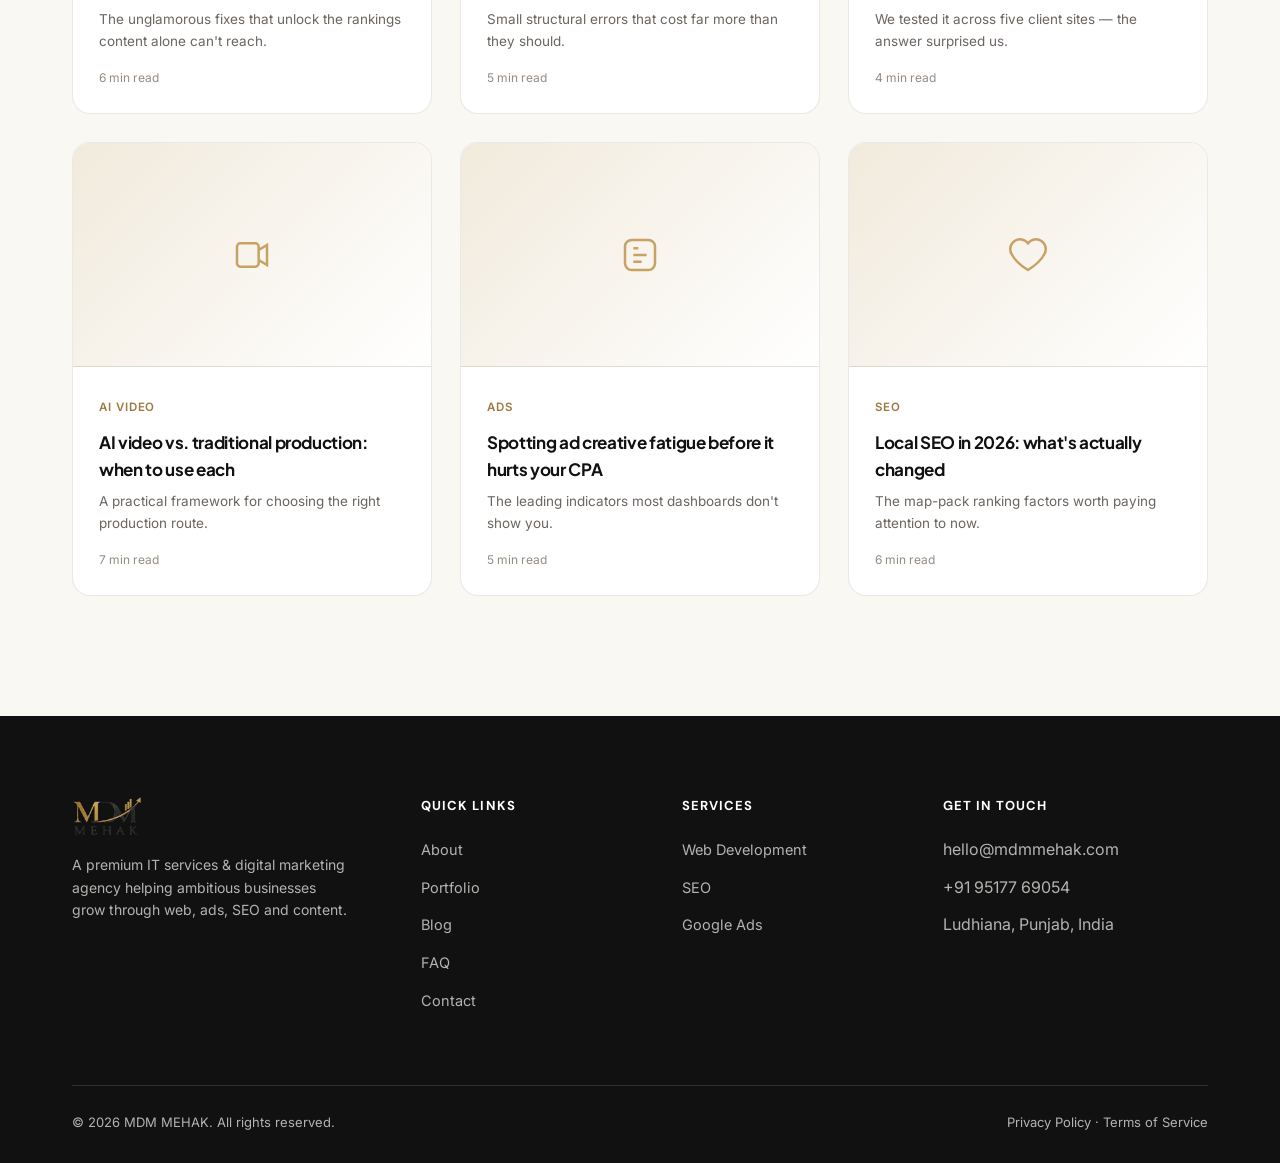
<file: blog.html>
<!DOCTYPE html>
<html lang="en">
<head>

  <!-- Google Tag Manager -->
<script>(function(w,d,s,l,i){w[l]=w[l]||[];w[l].push({'gtm.start':
new Date().getTime(),event:'gtm.js'});var f=d.getElementsByTagName(s)[0],
j=d.createElement(s),dl=l!='dataLayer'?'&l='+l:'';j.async=true;j.src=
'https://www.googletagmanager.com/gtm.js?id='+i+dl;f.parentNode.insertBefore(j,f);
})(window,document,'script','dataLayer','GTM-MHF56DGX');</script>
<!-- End Google Tag Manager -->

<meta charset="UTF-8">
<meta name="viewport" content="width=device-width, initial-scale=1.0">
<title>Blog — MDM MEHAK</title>
<meta name="description" content="Insights on web development, SEO, Google Ads, social media marketing and AI video from the MDM MEHAK team.">
<link rel="icon" href="assets/logo.png">
<link rel="stylesheet" href="styles.css">
<style>
.blog-search{ display:flex; align-items:center; gap:10px; background:#fff; border:1px solid var(--line); border-radius:999px; padding:8px 20px; max-width:360px; }
.blog-search input{ border:none; outline:none; background:none; font-size:14px; flex:1; }
.blog-card{ background:#fff; border:1px solid var(--line); border-radius:var(--radius); overflow:hidden; transition:transform .4s var(--ease), box-shadow .4s var(--ease); }
.blog-card:hover{ transform:translateY(-6px); box-shadow:var(--shadow); }
.blog-thumb{ aspect-ratio:16/10; background:linear-gradient(135deg,var(--paper-dim),#fff); display:flex; align-items:center; justify-content:center; color:var(--gold); border-bottom:1px solid var(--line); }
.blog-body{ padding:26px; }
.blog-body .cat{ font-size:11.5px; text-transform:uppercase; letter-spacing:0.08em; color:var(--gold-deep); font-weight:600; }
.blog-body h3{ font-size:17px; margin:10px 0 8px; }
.blog-body p{ font-size:13.5px; color:var(--gray); }
.blog-body .meta{ margin-top:16px; font-size:12px; color:var(--gray-soft); }
.blog-card[hidden]{ display:none; }
.featured-post{ display:grid; grid-template-columns:1fr 1fr; gap:44px; align-items:center; background:var(--ink); border-radius:28px; padding:52px; color:#fff; margin-bottom:60px; }
@media (max-width:860px){ .featured-post{ grid-template-columns:1fr; padding:36px; } }
.featured-post .thumb{ aspect-ratio:16/11; background:linear-gradient(135deg,#2a2a2a,var(--ink)); border-radius:18px; display:flex; align-items:center; justify-content:center; color:var(--gold-light); }
</style>
</head>
<body>

  <!-- Google Tag Manager (noscript) -->
<noscript><iframe src="https://www.googletagmanager.com/ns.html?id=GTM-MHF56DGX"
height="0" width="0" style="display:none;visibility:hidden"></iframe></noscript>
<!-- End Google Tag Manager (noscript) -->

<header class="navbar">
  <div class="container nav-inner">
    <a href="index.html" class="nav-logo"><img src="assets/logo.png" alt="MDM MEHAK logo"></a>
    <nav class="nav-links" id="navLinks">
      <a href="index.html">Home</a>
      <a href="about.html">About</a>
      <div class="dropdown">
        <a href="#">Services</a>
        <div class="dropdown-menu">
          <a href="services/web-development.html">Web Development</a>
          <a href="services/google-my-business.html">Google My Business</a>
          <a href="services/social-media-ads.html">Social Media Ads</a>
          <a href="services/google-ads.html">Google Ads</a>
          <a href="services/ai-video.html">AI Video</a>
          <a href="services/seo.html">SEO</a>
        </div>
      </div>
      <a href="portfolio.html">Portfolio</a>
      <a href="blog.html">Blog</a>
      <a href="faq.html">FAQ</a>
      <a href="contact.html">Contact</a>
    </nav>
    <div class="nav-cta">
      <a href="contact.html" class="btn btn-outline on-light btn-sm">Get Free Consultation</a>
      <button class="nav-toggle" id="navToggle" aria-label="Menu"><span></span><span></span><span></span></button>
    </div>
  </div>
</header>

<section class="page-hero">
  <div class="container">
    <div class="breadcrumb"><a href="index.html">Home</a><span>/</span><span>Blog</span></div>
    <span class="eyebrow">Insights</span>
    <h1>Notes on growth — web, ads, SEO and AI video.</h1>
    <p>Practical thinking from the team, without the fluff.</p>
  </div>
</section>

<section class="section-pad">
  <div class="container">
    <div class="featured-post reveal">
      <div class="thumb"><svg width="64" height="64" viewBox="0 0 24 24" fill="none" stroke="currentColor" stroke-width="1.5"><path d="M3 17l6-6 4 4 8-8"/><path d="M15 7h6v6"/></svg></div>
      <div>
        <span class="eyebrow" style="color:var(--gold-light);">Featured</span>
        <h2 style="color:#fff; margin-top:14px; font-size:1.7rem;">Why your Google My Business profile matters more than your website in 2026</h2>
        <p style="color:rgba(250,248,243,0.7); margin-top:14px; font-size:14.5px;">Local search behaviour has shifted — here's what that means for where your marketing budget should go first.</p>
        <a href="#" class="btn btn-gold btn-sm" style="margin-top:22px;">Read Article</a>
      </div>
    </div>

    <div class="reveal" style="display:flex; justify-content:space-between; align-items:center; flex-wrap:wrap; gap:20px; margin-bottom:36px;">
      <div class="blog-search"><svg width="16" height="16" viewBox="0 0 24 24" fill="none" stroke="currentColor" stroke-width="2"><circle cx="11" cy="11" r="7"/><path d="M21 21l-4.3-4.3"/></svg><input type="text" id="blogSearch" placeholder="Search articles..."></div>
      <div class="filter-bar" style="display:flex; gap:10px; flex-wrap:wrap;">
        <button class="filter-btn active" data-cat="all" style="padding:8px 18px; border-radius:999px; border:1px solid var(--line); font-size:13px; font-weight:600;">All</button>
        <button class="filter-btn" data-cat="seo" style="padding:8px 18px; border-radius:999px; border:1px solid var(--line); font-size:13px; font-weight:600;">SEO</button>
        <button class="filter-btn" data-cat="ads" style="padding:8px 18px; border-radius:999px; border:1px solid var(--line); font-size:13px; font-weight:600;">Ads</button>
        <button class="filter-btn" data-cat="web" style="padding:8px 18px; border-radius:999px; border:1px solid var(--line); font-size:13px; font-weight:600;">Web</button>
        <button class="filter-btn" data-cat="video" style="padding:8px 18px; border-radius:999px; border:1px solid var(--line); font-size:13px; font-weight:600;">AI Video</button>
      </div>
    </div>

    <div class="grid-3" id="blogGrid">
      <div class="blog-card reveal" data-cat="seo" data-title="technical seo checklist for 2026"><div class="blog-thumb"><svg width="40" height="40" viewBox="0 0 24 24" fill="none" stroke="currentColor" stroke-width="1.5"><circle cx="11" cy="11" r="7"/><path d="M21 21l-4.3-4.3"/></svg></div><div class="blog-body"><span class="cat">SEO</span><h3>The technical SEO checklist we run on every new client</h3><p>The unglamorous fixes that unlock the rankings content alone can't reach.</p><div class="meta">6 min read</div></div></div>
      <div class="blog-card reveal" data-cat="ads" data-title="google ads budget mistakes"><div class="blog-thumb"><svg width="40" height="40" viewBox="0 0 24 24" fill="none" stroke="currentColor" stroke-width="1.5"><circle cx="12" cy="12" r="9"/><path d="M12 7v5l3 3"/></svg></div><div class="blog-body"><span class="cat">Ads</span><h3>Three Google Ads budget mistakes that quietly drain spend</h3><p>Small structural errors that cost far more than they should.</p><div class="meta">5 min read</div></div></div>
      <div class="blog-card reveal" data-cat="web" data-title="website speed conversion"><div class="blog-thumb"><svg width="40" height="40" viewBox="0 0 24 24" fill="none" stroke="currentColor" stroke-width="1.5"><path d="M13 2L3 14h7l-1 8 11-14h-7z"/></svg></div><div class="blog-body"><span class="cat">Web</span><h3>How much does site speed really affect conversion?</h3><p>We tested it across five client sites — the answer surprised us.</p><div class="meta">4 min read</div></div></div>
      <div class="blog-card reveal" data-cat="video" data-title="ai video vs traditional production"><div class="blog-thumb"><svg width="40" height="40" viewBox="0 0 24 24" fill="none" stroke="currentColor" stroke-width="1.5"><rect x="3" y="5" width="13" height="14" rx="2"/><path d="M16 9l5-3v12l-5-3"/></svg></div><div class="blog-body"><span class="cat">AI Video</span><h3>AI video vs. traditional production: when to use each</h3><p>A practical framework for choosing the right production route.</p><div class="meta">7 min read</div></div></div>
      <div class="blog-card reveal" data-cat="ads" data-title="social media ad creative fatigue"><div class="blog-thumb"><svg width="40" height="40" viewBox="0 0 24 24" fill="none" stroke="currentColor" stroke-width="1.5"><rect x="3" y="3" width="18" height="18" rx="4"/><path d="M8 12h8M8 16h5M8 8h3"/></svg></div><div class="blog-body"><span class="cat">Ads</span><h3>Spotting ad creative fatigue before it hurts your CPA</h3><p>The leading indicators most dashboards don't show you.</p><div class="meta">5 min read</div></div></div>
      <div class="blog-card reveal" data-cat="seo" data-title="local seo google my business"><div class="blog-thumb"><svg width="40" height="40" viewBox="0 0 24 24" fill="none" stroke="currentColor" stroke-width="1.5"><path d="M12 21s-7-4.35-9.5-9A5.5 5.5 0 0 1 12 5a5.5 5.5 0 0 1 9.5 7c-2.5 4.65-9.5 9-9.5 9z"/></svg></div><div class="blog-body"><span class="cat">SEO</span><h3>Local SEO in 2026: what's actually changed</h3><p>The map-pack ranking factors worth paying attention to now.</p><div class="meta">6 min read</div></div></div>
    </div>
  </div>
</section>

<footer>
  <div class="container">
    <div class="footer-grid">
      <div><div class="footer-logo"><img src="assets/logo.png" alt="MDM MEHAK"></div><p style="font-size:14px; max-width:280px;">A premium IT services &amp; digital marketing agency helping ambitious businesses grow through web, ads, SEO and content.</p></div>
      <div><h5>Quick Links</h5><ul><li><a href="about.html">About</a></li><li><a href="portfolio.html">Portfolio</a></li><li><a href="blog.html">Blog</a></li><li><a href="faq.html">FAQ</a></li><li><a href="contact.html">Contact</a></li></ul></div>
      <div><h5>Services</h5><ul><li><a href="services/web-development.html">Web Development</a></li><li><a href="services/seo.html">SEO</a></li><li><a href="services/google-ads.html">Google Ads</a></li></ul></div>
      <div><h5>Get In Touch</h5><ul><li>hello@mdmmehak.com</li><li>+91 95177 69054</li><li>Ludhiana, Punjab, India</li></ul></div>
    </div>
    <div class="footer-bottom"><span>© 2026 MDM MEHAK. All rights reserved.</span><span>Privacy Policy · Terms of Service</span></div>
  </div>
</footer>

<a href="https://wa.me/919517769054" class="whatsapp-fab" aria-label="Chat on WhatsApp">
  <svg width="28" height="28" viewBox="0 0 24 24" fill="currentColor"><path d="M12.04 2c-5.5 0-9.96 4.46-9.96 9.96 0 1.76.46 3.48 1.34 5L2 22l5.2-1.36a9.94 9.94 0 0 0 4.84 1.24h.01c5.5 0 9.96-4.46 9.96-9.96S17.54 2 12.04 2zm5.87 14.24c-.25.7-1.45 1.34-2 1.42-.53.08-1.15.11-1.86-.12-.43-.14-.98-.32-1.7-.62-2.98-1.28-4.93-4.28-5.08-4.48-.15-.2-1.22-1.62-1.22-3.1s.78-2.2 1.06-2.5c.27-.3.6-.37.8-.37h.57c.18 0 .43-.02.66.5.25.6.85 2.08.92 2.24.08.15.13.33.02.53-.1.2-.15.32-.3.5-.15.17-.3.38-.44.5-.15.15-.3.3-.13.6.17.3.75 1.24 1.62 2 1.12.98 2.06 1.29 2.37 1.44.3.15.48.13.65-.08.18-.2.75-.87.95-1.17.2-.3.4-.24.66-.15.27.1 1.7.8 2 .95.3.15.5.22.57.34.08.13.08.72-.17 1.42z"/></svg>
</a>
<div class="sticky-cta"><span>Ready to grow? Talk to us today.</span><a href="contact.html" class="btn btn-gold btn-sm">Get Quote</a></div>

<script src="script.js"></script>
<script>
const blogSearch = document.getElementById('blogSearch');
const blogCards = document.querySelectorAll('#blogGrid .blog-card');
function applyFilters(){
  const cat = document.querySelector('.filter-bar .filter-btn.active').dataset.cat;
  const q = blogSearch.value.toLowerCase();
  blogCards.forEach(card => {
    const matchesCat = cat === 'all' || card.dataset.cat === cat;
    const matchesSearch = card.dataset.title.includes(q);
    card.hidden = !(matchesCat && matchesSearch);
  });
}
document.querySelectorAll('.filter-bar .filter-btn').forEach(btn => {
  btn.addEventListener('click', () => {
    document.querySelectorAll('.filter-bar .filter-btn').forEach(b => b.classList.remove('active'));
    btn.classList.add('active');
    applyFilters();
  });
});
blogSearch.addEventListener('input', applyFilters);
</script>
</body>
</html>
</file>
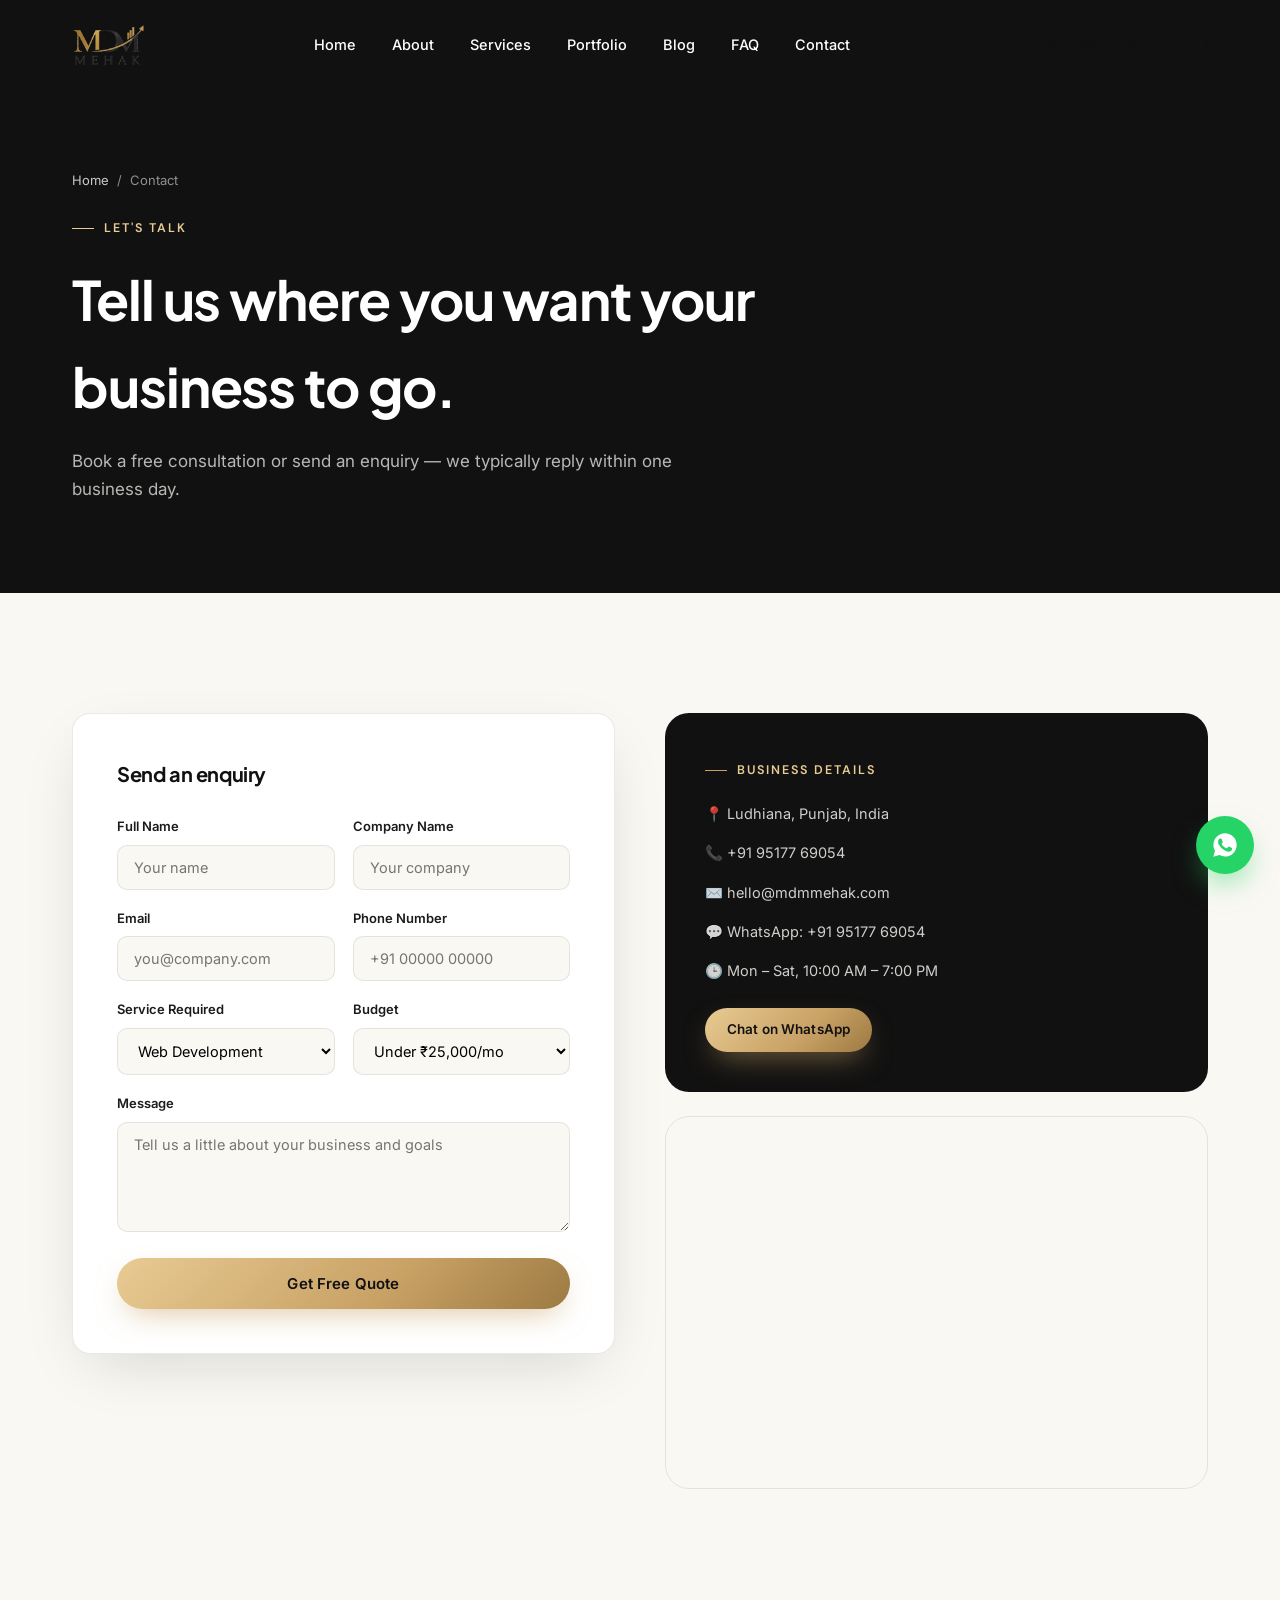
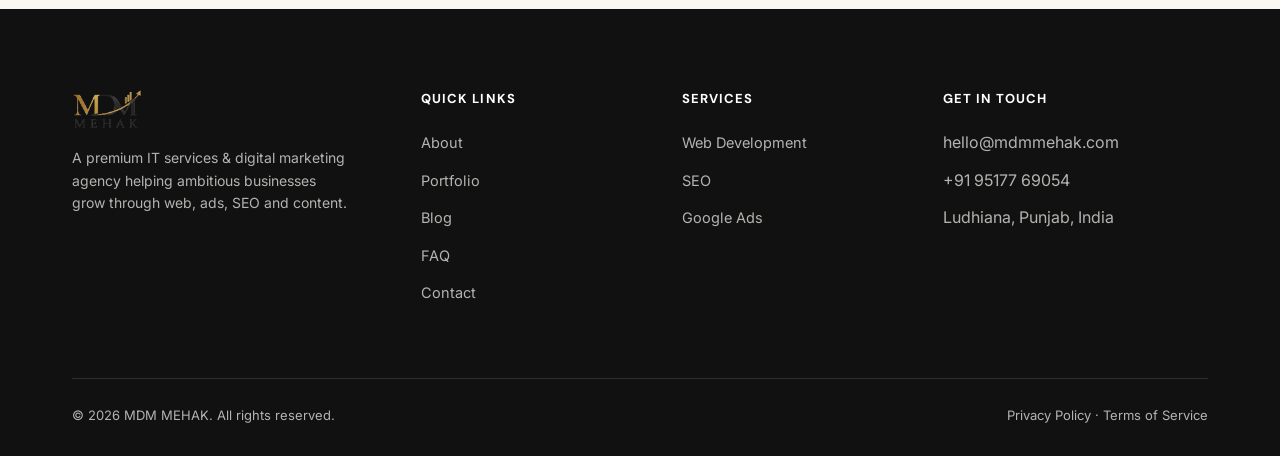
<file: contact.html>
<!DOCTYPE html>
<html lang="en">
<head>

  <!-- Google Tag Manager -->
<script>(function(w,d,s,l,i){w[l]=w[l]||[];w[l].push({'gtm.start':
new Date().getTime(),event:'gtm.js'});var f=d.getElementsByTagName(s)[0],
j=d.createElement(s),dl=l!='dataLayer'?'&l='+l:'';j.async=true;j.src=
'https://www.googletagmanager.com/gtm.js?id='+i+dl;f.parentNode.insertBefore(j,f);
})(window,document,'script','dataLayer','GTM-MHF56DGX');</script>
<!-- End Google Tag Manager -->

<meta charset="UTF-8">
<meta name="viewport" content="width=device-width, initial-scale=1.0">
<title>Contact — MDM MEHAK</title>
<meta name="description" content="Get in touch with MDM MEHAK for a free consultation on web development, Google Ads, SEO, social media ads and more.">
<link rel="icon" href="assets/logo.png">
<link rel="stylesheet" href="styles.css">
</head>
<body>

<!-- Google Tag Manager (noscript) -->
<noscript><iframe src="https://www.googletagmanager.com/ns.html?id=GTM-MHF56DGX"
height="0" width="0" style="display:none;visibility:hidden"></iframe></noscript>
<!-- End Google Tag Manager (noscript) -->

<header class="navbar">
  <div class="container nav-inner">
    <a href="index.html" class="nav-logo"><img src="assets/logo.png" alt="MDM MEHAK logo"></a>
    <nav class="nav-links" id="navLinks">
      <a href="index.html">Home</a>
      <a href="about.html">About</a>
      <div class="dropdown">
        <a href="#">Services</a>
        <div class="dropdown-menu">
          <a href="services/web-development.html">Web Development</a>
          <a href="services/google-my-business.html">Google My Business</a>
          <a href="services/social-media-ads.html">Social Media Ads</a>
          <a href="services/google-ads.html">Google Ads</a>
          <a href="services/ai-video.html">AI Video</a>
          <a href="services/seo.html">SEO</a>
        </div>
      </div>
      <a href="portfolio.html">Portfolio</a>
      <a href="blog.html">Blog</a>
      <a href="faq.html">FAQ</a>
      <a href="contact.html">Contact</a>
    </nav>
    <div class="nav-cta">
      <a href="contact.html" class="btn btn-outline on-light btn-sm">Get Free Consultation</a>
      <button class="nav-toggle" id="navToggle" aria-label="Menu"><span></span><span></span><span></span></button>
    </div>
  </div>
</header>

<section class="page-hero">
  <div class="container">
    <div class="breadcrumb"><a href="index.html">Home</a><span>/</span><span>Contact</span></div>
    <span class="eyebrow">Let's talk</span>
    <h1>Tell us where you want your business to go.</h1>
    <p>Book a free consultation or send an enquiry — we typically reply within one business day.</p>
  </div>
</section>

<section class="section-pad">
  <div class="container grid-2" style="gap:50px; align-items:flex-start;">
    <div class="form-card reveal">
      <h3 style="font-size:20px; margin-bottom:26px;">Send an enquiry</h3>
      <form data-enquiry onsubmit="return sendToWhatsApp(this);">
        <div class="form-row">
          <div class="field"><label>Full Name</label><input type="text" name="fullName" required placeholder="Your name"></div>
          <div class="field"><label>Company Name</label><input type="text" name="companyName" placeholder="Your company"></div>
        </div>
        <div class="form-row">
          <div class="field"><label>Email</label><input type="email" name="email" required placeholder="you@company.com"></div>
          <div class="field"><label>Phone Number</label><input type="tel" name="phone" required placeholder="+91 00000 00000"></div>
        </div>
        <div class="form-row">
          <div class="field">
            <label>Service Required</label>
            <select name="service">
              <option>Web Development</option>
              <option>Google My Business</option>
              <option>Social Media Ads</option>
              <option>Google Ads</option>
              <option>AI Video</option>
              <option>SEO</option>
              <option>Not sure yet</option>
            </select>
          </div>
          <div class="field">
            <label>Budget</label>
            <select name="budget">
              <option>Under ₹25,000/mo</option>
              <option>₹25,000 – ₹50,000/mo</option>
              <option>₹50,000 – ₹1,00,000/mo</option>
              <option>₹1,00,000+/mo</option>
            </select>
          </div>
        </div>
        <div class="field"><label>Message</label><textarea name="message" placeholder="Tell us a little about your business and goals"></textarea></div>
        <button type="submit" class="btn btn-gold btn-block">Get Free Quote</button>
      </form>
    </div>

    <div class="reveal">
      <div style="background:var(--ink); border-radius:24px; padding:40px; color:#fff; margin-bottom:24px;">
        <span class="eyebrow" style="color:var(--gold-light);">Business details</span>
        <ul style="margin-top:22px; display:flex; flex-direction:column; gap:16px; font-size:14.5px; color:rgba(250,248,243,0.82);">
          <li>📍 Ludhiana, Punjab, India</li>
          <li>📞 +91 95177 69054</li>
          <li>✉️ hello@mdmmehak.com</li>
          <li>💬 WhatsApp: +91 95177 69054</li>
          <li>🕒 Mon – Sat, 10:00 AM – 7:00 PM</li>
        </ul>
        <a href="https://wa.me/919517769054" class="btn btn-gold btn-sm" style="margin-top:26px;">Chat on WhatsApp</a>
      </div>
      <div style="border-radius:24px; overflow:hidden; border:1px solid var(--line); aspect-ratio:16/11;">
        <iframe
          src="https://www.google.com/maps?q=Ludhiana%2C%20Punjab%2C%20India&output=embed"
          width="100%" height="100%" style="border:0;" loading="lazy"
          referrerpolicy="no-referrer-when-downgrade" title="MDM MEHAK location"></iframe>
      </div>
    </div>
  </div>
</section>

<footer>
  <div class="container">
    <div class="footer-grid">
      <div>
        <div class="footer-logo"><img src="assets/logo.png" alt="MDM MEHAK"></div>
        <p style="font-size:14px; max-width:280px;">A premium IT services &amp; digital marketing agency helping ambitious businesses grow through web, ads, SEO and content.</p>
      </div>
      <div><h5>Quick Links</h5><ul><li><a href="about.html">About</a></li><li><a href="portfolio.html">Portfolio</a></li><li><a href="blog.html">Blog</a></li><li><a href="faq.html">FAQ</a></li><li><a href="contact.html">Contact</a></li></ul></div>
      <div><h5>Services</h5><ul><li><a href="services/web-development.html">Web Development</a></li><li><a href="services/seo.html">SEO</a></li><li><a href="services/google-ads.html">Google Ads</a></li></ul></div>
      <div><h5>Get In Touch</h5><ul><li>hello@mdmmehak.com</li><li>+91 95177 69054</li><li>Ludhiana, Punjab, India</li></ul></div>
    </div>
    <div class="footer-bottom"><span>© 2026 MDM MEHAK. All rights reserved.</span><span>Privacy Policy · Terms of Service</span></div>
  </div>
</footer>

<a href="https://wa.me/919517769054" class="whatsapp-fab" aria-label="Chat on WhatsApp">
  <svg width="28" height="28" viewBox="0 0 24 24" fill="currentColor"><path d="M12.04 2c-5.5 0-9.96 4.46-9.96 9.96 0 1.76.46 3.48 1.34 5L2 22l5.2-1.36a9.94 9.94 0 0 0 4.84 1.24h.01c5.5 0 9.96-4.46 9.96-9.96S17.54 2 12.04 2zm5.87 14.24c-.25.7-1.45 1.34-2 1.42-.53.08-1.15.11-1.86-.12-.43-.14-.98-.32-1.7-.62-2.98-1.28-4.93-4.28-5.08-4.48-.15-.2-1.22-1.62-1.22-3.1s.78-2.2 1.06-2.5c.27-.3.6-.37.8-.37h.57c.18 0 .43-.02.66.5.25.6.85 2.08.92 2.24.08.15.13.33.02.53-.1.2-.15.32-.3.5-.15.17-.3.38-.44.5-.15.15-.3.3-.13.6.17.3.75 1.24 1.62 2 1.12.98 2.06 1.29 2.37 1.44.3.15.48.13.65-.08.18-.2.75-.87.95-1.17.2-.3.4-.24.66-.15.27.1 1.7.8 2 .95.3.15.5.22.57.34.08.13.08.72-.17 1.42z"/></svg>
</a>

<script src="script.js"></script>

<!-- WhatsApp form submission -->
<script>
  function sendToWhatsApp(form) {
    const fullName    = form.fullName.value.trim();
    const companyName = form.companyName.value.trim();
    const email       = form.email.value.trim();
    const phone       = form.phone.value.trim();
    const service     = form.service.value;
    const budget      = form.budget.value;
    const message     = form.message.value.trim();

    if (!fullName || !email || !phone) {
      alert("Kripya Name, Email te Phone Number bharo.");
      return false;
    }

    let text = "Hi MDM MEHAK, main enquiry karna chahunda/chahundi haan:\n\n";
    text += "*Name:* " + fullName + "\n";
    if (companyName) text += "*Company:* " + companyName + "\n";
    text += "*Email:* " + email + "\n";
    text += "*Phone:* " + phone + "\n";
    text += "*Service Required:* " + service + "\n";
    text += "*Budget:* " + budget + "\n";
    if (message) text += "*Message:* " + message + "\n";

    const whatsappNumber = "919517769054";
    const url = "https://wa.me/" + whatsappNumber + "?text=" + encodeURIComponent(text);

    // Open WhatsApp in a new tab
    window.open(url, "_blank");

    // Redirect the current tab to the thank you page
    window.location.href = "https://digitalwebsite-gamma.vercel.app/thankyou.html";

    return false;
  }
</script>

</body>
</html>
</file>
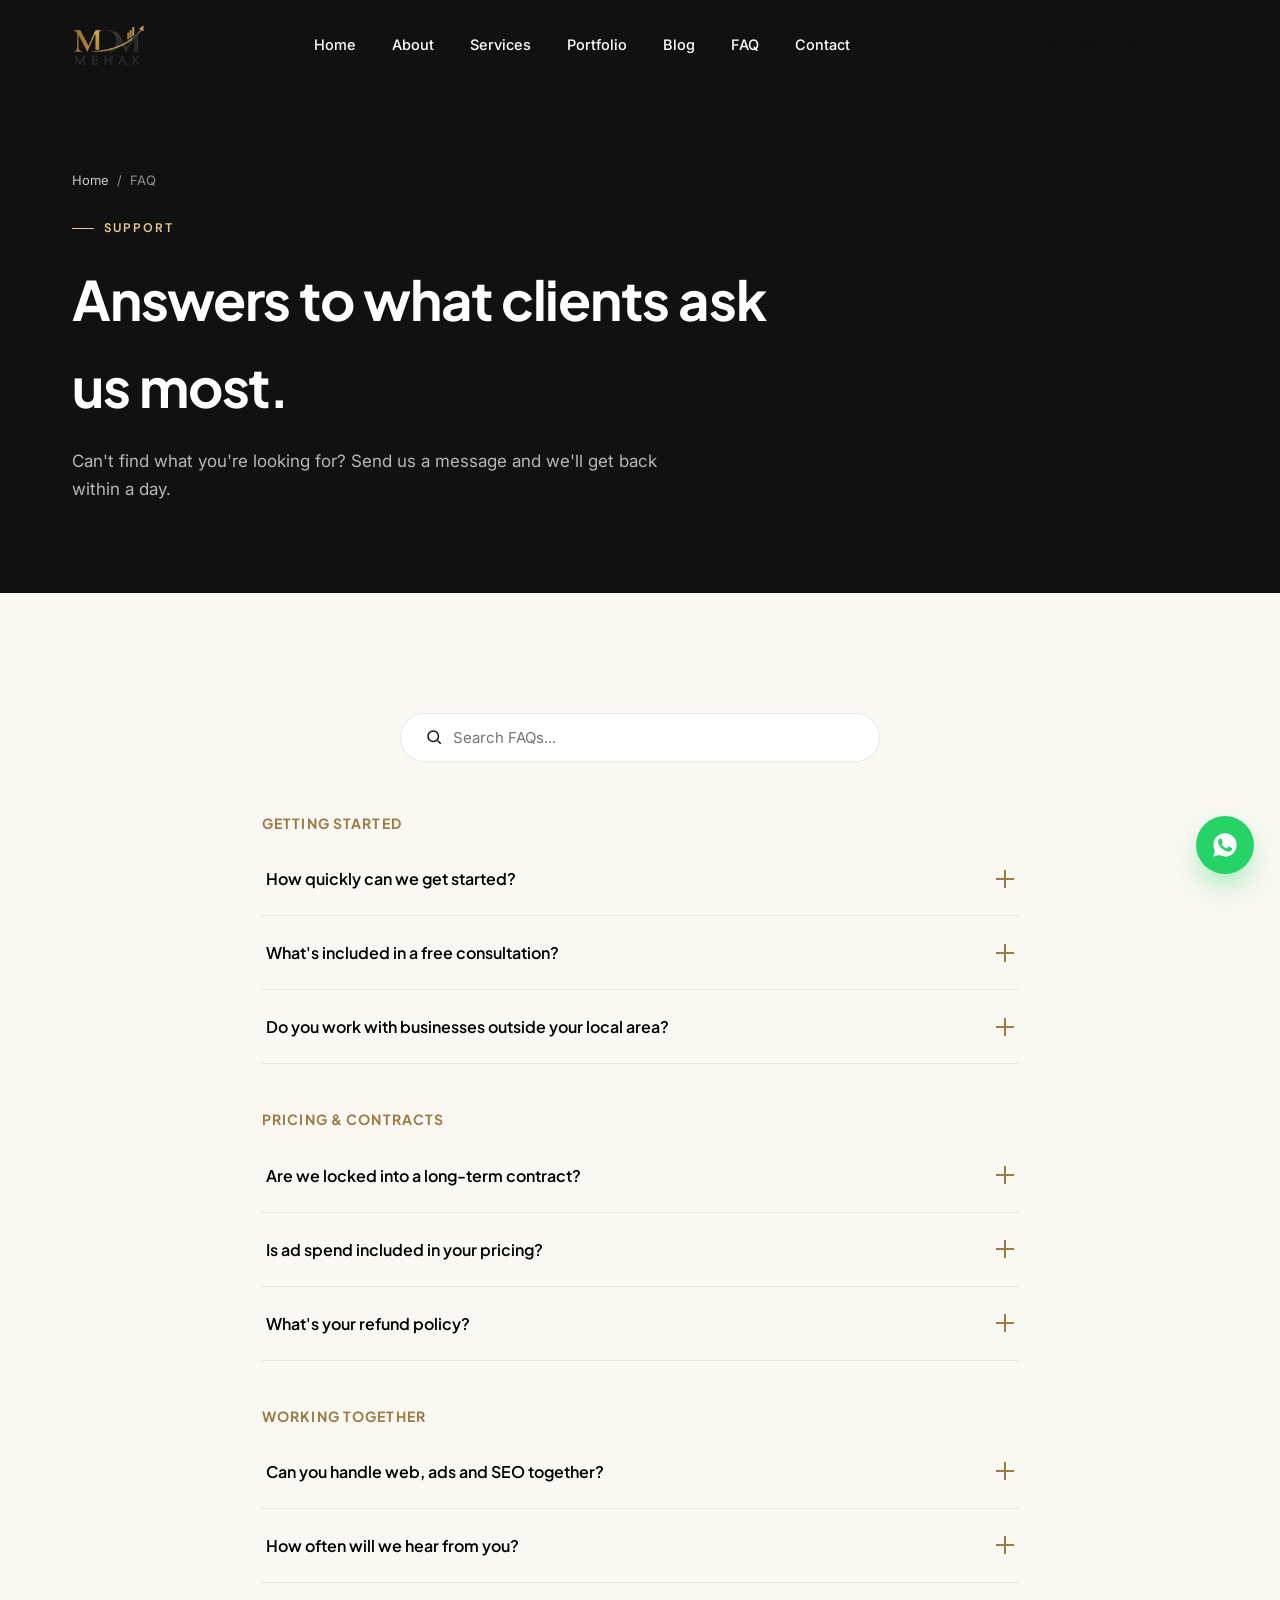
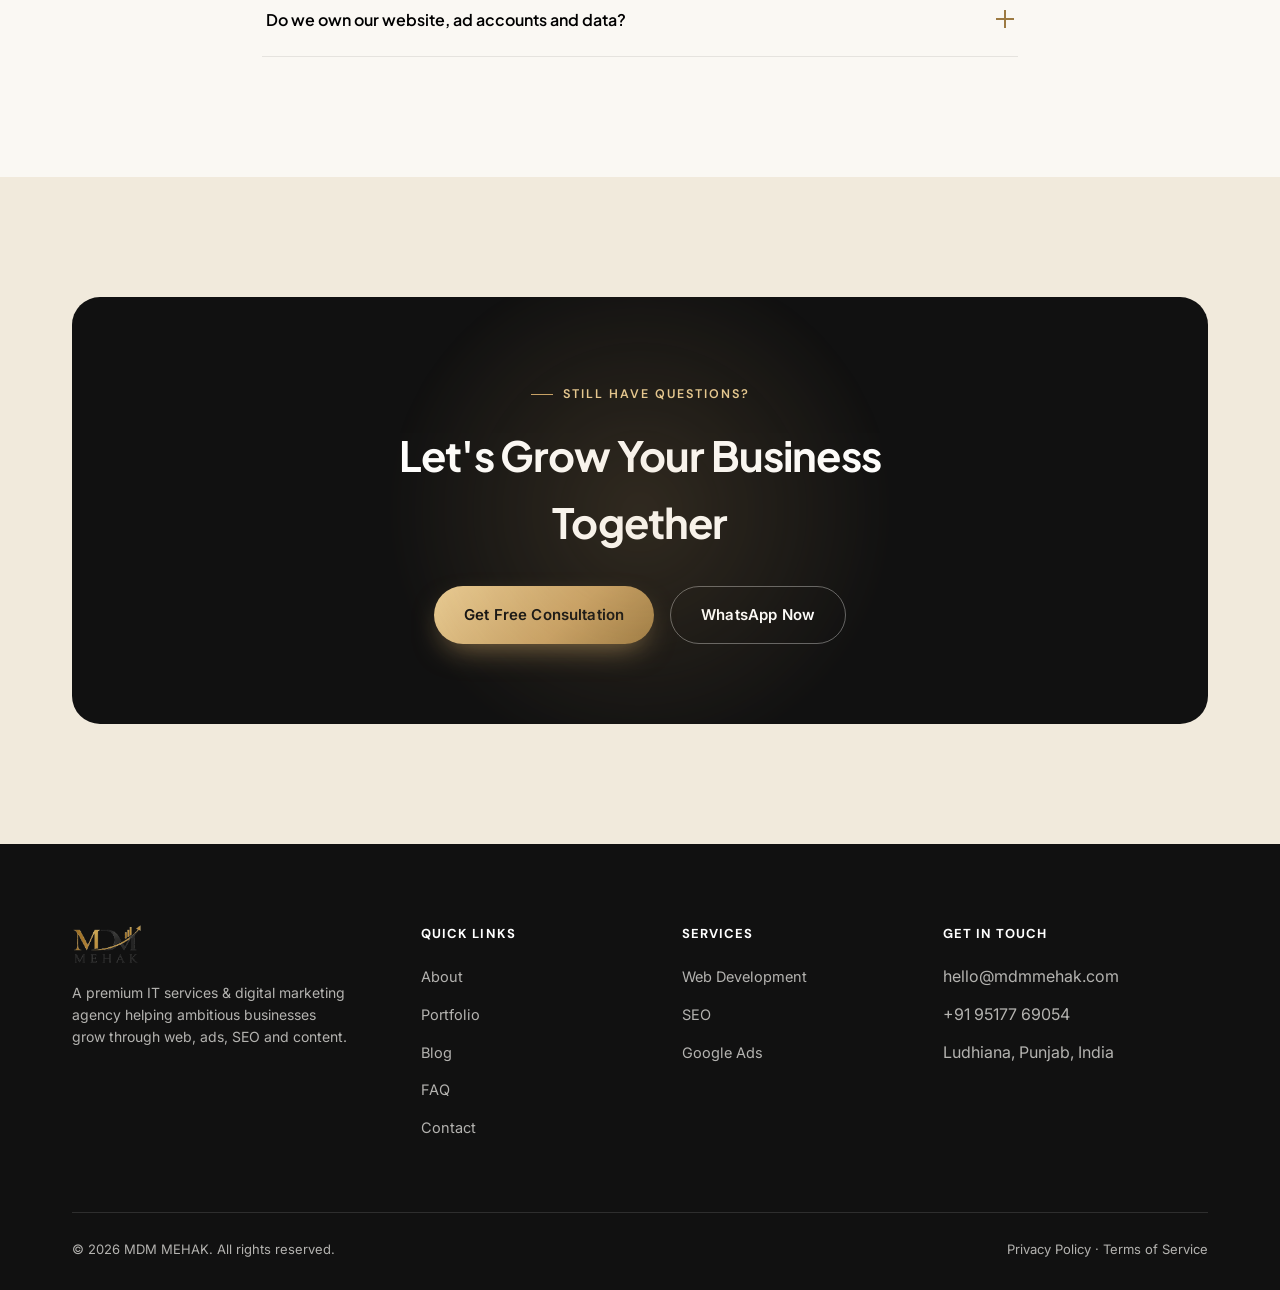
<file: faq.html>
<!DOCTYPE html>
<html lang="en">
<head>

  <!-- Google Tag Manager -->
<script>(function(w,d,s,l,i){w[l]=w[l]||[];w[l].push({'gtm.start':
new Date().getTime(),event:'gtm.js'});var f=d.getElementsByTagName(s)[0],
j=d.createElement(s),dl=l!='dataLayer'?'&l='+l:'';j.async=true;j.src=
'https://www.googletagmanager.com/gtm.js?id='+i+dl;f.parentNode.insertBefore(j,f);
})(window,document,'script','dataLayer','GTM-MHF56DGX');</script>
<!-- End Google Tag Manager -->

<meta charset="UTF-8">
<meta name="viewport" content="width=device-width, initial-scale=1.0">
<title>FAQ — MDM MEHAK</title>
<meta name="description" content="Answers to common questions about working with MDM MEHAK — pricing, timelines, process and more.">
<link rel="icon" href="assets/logo.png">
<link rel="stylesheet" href="styles.css">
<style>
.faq-search{ display:flex; align-items:center; gap:10px; background:#fff; border:1px solid var(--line); border-radius:999px; padding:14px 24px; max-width:480px; margin:0 auto 50px; }
.faq-search input{ border:none; outline:none; background:none; font-size:15px; flex:1; }
.faq-group h3{ font-size:14px; text-transform:uppercase; letter-spacing:0.08em; color:var(--gold-deep); margin:44px 0 8px; }
.faq-item[hidden]{ display:none; }
</style>
</head>
<body>

  <!-- Google Tag Manager (noscript) -->
<noscript><iframe src="https://www.googletagmanager.com/ns.html?id=GTM-MHF56DGX"
height="0" width="0" style="display:none;visibility:hidden"></iframe></noscript>
<!-- End Google Tag Manager (noscript) -->

<header class="navbar">
  <div class="container nav-inner">
    <a href="index.html" class="nav-logo"><img src="assets/logo.png" alt="MDM MEHAK logo"></a>
    <nav class="nav-links" id="navLinks">
      <a href="index.html">Home</a>
      <a href="about.html">About</a>
      <div class="dropdown">
        <a href="#">Services</a>
        <div class="dropdown-menu">
          <a href="services/web-development.html">Web Development</a>
          <a href="services/google-my-business.html">Google My Business</a>
          <a href="services/social-media-ads.html">Social Media Ads</a>
          <a href="services/google-ads.html">Google Ads</a>
          <a href="services/ai-video.html">AI Video</a>
          <a href="services/seo.html">SEO</a>
        </div>
      </div>
      <a href="portfolio.html">Portfolio</a>
      <a href="blog.html">Blog</a>
      <a href="faq.html">FAQ</a>
      <a href="contact.html">Contact</a>
    </nav>
    <div class="nav-cta">
      <a href="contact.html" class="btn btn-outline on-light btn-sm">Get Free Consultation</a>
      <button class="nav-toggle" id="navToggle" aria-label="Menu"><span></span><span></span><span></span></button>
    </div>
  </div>
</header>

<section class="page-hero">
  <div class="container">
    <div class="breadcrumb"><a href="index.html">Home</a><span>/</span><span>FAQ</span></div>
    <span class="eyebrow">Support</span>
    <h1>Answers to what clients ask us most.</h1>
    <p>Can't find what you're looking for? Send us a message and we'll get back within a day.</p>
  </div>
</section>

<section class="section-pad">
  <div class="container" style="max-width:820px;">
    <div class="faq-search reveal"><svg width="18" height="18" viewBox="0 0 24 24" fill="none" stroke="currentColor" stroke-width="2"><circle cx="11" cy="11" r="7"/><path d="M21 21l-4.3-4.3"/></svg><input type="text" id="faqSearch" placeholder="Search FAQs..."></div>

    <div class="faq-group reveal">
      <h3>Getting Started</h3>
      <div class="faq-item" data-q="how quickly can we get started onboarding"><button class="faq-q">How quickly can we get started? <span class="plus"></span></button><div class="faq-a"><p>Most projects kick off within a week of your consultation call — we scope, quote and begin onboarding within the same cycle.</p></div></div>
      <div class="faq-item" data-q="free consultation what included audit"><button class="faq-q">What's included in a free consultation? <span class="plus"></span></button><div class="faq-a"><p>A 30-minute audit of your current website and marketing, plus a plain-language plan for where the fastest wins are.</p></div></div>
      <div class="faq-item" data-q="remote outside local area location"><button class="faq-q">Do you work with businesses outside your local area? <span class="plus"></span></button><div class="faq-a"><p>Yes — most of our client relationships run entirely remote, with weekly video check-ins and a shared reporting dashboard.</p></div></div>
    </div>

    <div class="faq-group reveal">
      <h3>Pricing &amp; Contracts</h3>
      <div class="faq-item" data-q="contract lock in minimum term cancel"><button class="faq-q">Are we locked into a long-term contract? <span class="plus"></span></button><div class="faq-a"><p>No — most services run month-to-month after an initial project or setup phase, with 30 days' notice to pause or cancel.</p></div></div>
      <div class="faq-item" data-q="ad spend included management fee separate"><button class="faq-q">Is ad spend included in your pricing? <span class="plus"></span></button><div class="faq-a"><p>No — our fees cover strategy and management; ad spend is paid directly to Google or Meta so you always retain ownership of your accounts.</p></div></div>
      <div class="faq-item" data-q="refund policy money back guarantee"><button class="faq-q">What's your refund policy? <span class="plus"></span></button><div class="faq-a"><p>One-time project work is milestone-based, so you only pay as agreed deliverables are completed and approved.</p></div></div>
    </div>

    <div class="faq-group reveal">
      <h3>Working Together</h3>
      <div class="faq-item" data-q="web ads seo together one team"><button class="faq-q">Can you handle web, ads and SEO together? <span class="plus"></span></button><div class="faq-a"><p>That's how we prefer to work — a single team across your website, ads and SEO means nothing gets lost in handoffs.</p></div></div>
      <div class="faq-item" data-q="reporting how often updates dashboard"><button class="faq-q">How often will we hear from you? <span class="plus"></span></button><div class="faq-a"><p>Every account gets a shared reporting dashboard plus a scheduled check-in — weekly or bi-weekly depending on your plan.</p></div></div>
      <div class="faq-item" data-q="own accounts access ownership data"><button class="faq-q">Do we own our website, ad accounts and data? <span class="plus"></span></button><div class="faq-a"><p>Always — every account, domain and asset we manage is set up under your ownership from day one.</p></div></div>
    </div>
  </div>
</section>

<section class="section-pad bg-dim">
  <div class="container">
    <div class="cta-banner reveal">
      <div class="hero-glow"></div>
      <span class="eyebrow" style="color:var(--gold-light); justify-content:center;">Still have questions?</span>
      <h2 style="margin-top:18px;">Let's Grow Your Business Together</h2>
      <div class="hero-actions" style="justify-content:center;">
        <a href="contact.html" class="btn btn-gold">Get Free Consultation</a>
        <a href="https://wa.me/919517769054" class="btn btn-outline">WhatsApp Now</a>
      </div>
    </div>
  </div>
</section>

<footer>
  <div class="container">
    <div class="footer-grid">
      <div><div class="footer-logo"><img src="assets/logo.png" alt="MDM MEHAK"></div><p style="font-size:14px; max-width:280px;">A premium IT services &amp; digital marketing agency helping ambitious businesses grow through web, ads, SEO and content.</p></div>
      <div><h5>Quick Links</h5><ul><li><a href="about.html">About</a></li><li><a href="portfolio.html">Portfolio</a></li><li><a href="blog.html">Blog</a></li><li><a href="faq.html">FAQ</a></li><li><a href="contact.html">Contact</a></li></ul></div>
      <div><h5>Services</h5><ul><li><a href="services/web-development.html">Web Development</a></li><li><a href="services/seo.html">SEO</a></li><li><a href="services/google-ads.html">Google Ads</a></li></ul></div>
      <div><h5>Get In Touch</h5><ul><li>hello@mdmmehak.com</li><li>+91 95177 69054</li><li>Ludhiana, Punjab, India</li></ul></div>
    </div>
    <div class="footer-bottom"><span>© 2026 MDM MEHAK. All rights reserved.</span><span>Privacy Policy · Terms of Service</span></div>
  </div>
</footer>

<a href="https://wa.me/919517769054" class="whatsapp-fab" aria-label="Chat on WhatsApp">
  <svg width="28" height="28" viewBox="0 0 24 24" fill="currentColor"><path d="M12.04 2c-5.5 0-9.96 4.46-9.96 9.96 0 1.76.46 3.48 1.34 5L2 22l5.2-1.36a9.94 9.94 0 0 0 4.84 1.24h.01c5.5 0 9.96-4.46 9.96-9.96S17.54 2 12.04 2zm5.87 14.24c-.25.7-1.45 1.34-2 1.42-.53.08-1.15.11-1.86-.12-.43-.14-.98-.32-1.7-.62-2.98-1.28-4.93-4.28-5.08-4.48-.15-.2-1.22-1.62-1.22-3.1s.78-2.2 1.06-2.5c.27-.3.6-.37.8-.37h.57c.18 0 .43-.02.66.5.25.6.85 2.08.92 2.24.08.15.13.33.02.53-.1.2-.15.32-.3.5-.15.17-.3.38-.44.5-.15.15-.3.3-.13.6.17.3.75 1.24 1.62 2 1.12.98 2.06 1.29 2.37 1.44.3.15.48.13.65-.08.18-.2.75-.87.95-1.17.2-.3.4-.24.66-.15.27.1 1.7.8 2 .95.3.15.5.22.57.34.08.13.08.72-.17 1.42z"/></svg>
</a>
<div class="sticky-cta"><span>Ready to grow? Talk to us today.</span><a href="contact.html" class="btn btn-gold btn-sm">Get Quote</a></div>

<script src="script.js"></script>
<script>
const faqSearch = document.getElementById('faqSearch');
faqSearch.addEventListener('input', () => {
  const q = faqSearch.value.toLowerCase();
  document.querySelectorAll('.faq-item').forEach(item => {
    item.hidden = q.length > 0 && !item.dataset.q.includes(q) && !item.textContent.toLowerCase().includes(q);
  });
  document.querySelectorAll('.faq-group').forEach(group => {
    const visible = [...group.querySelectorAll('.faq-item')].some(i => !i.hidden);
    group.hidden = !visible;
  });
});
</script>
</body>
</html>
</file>
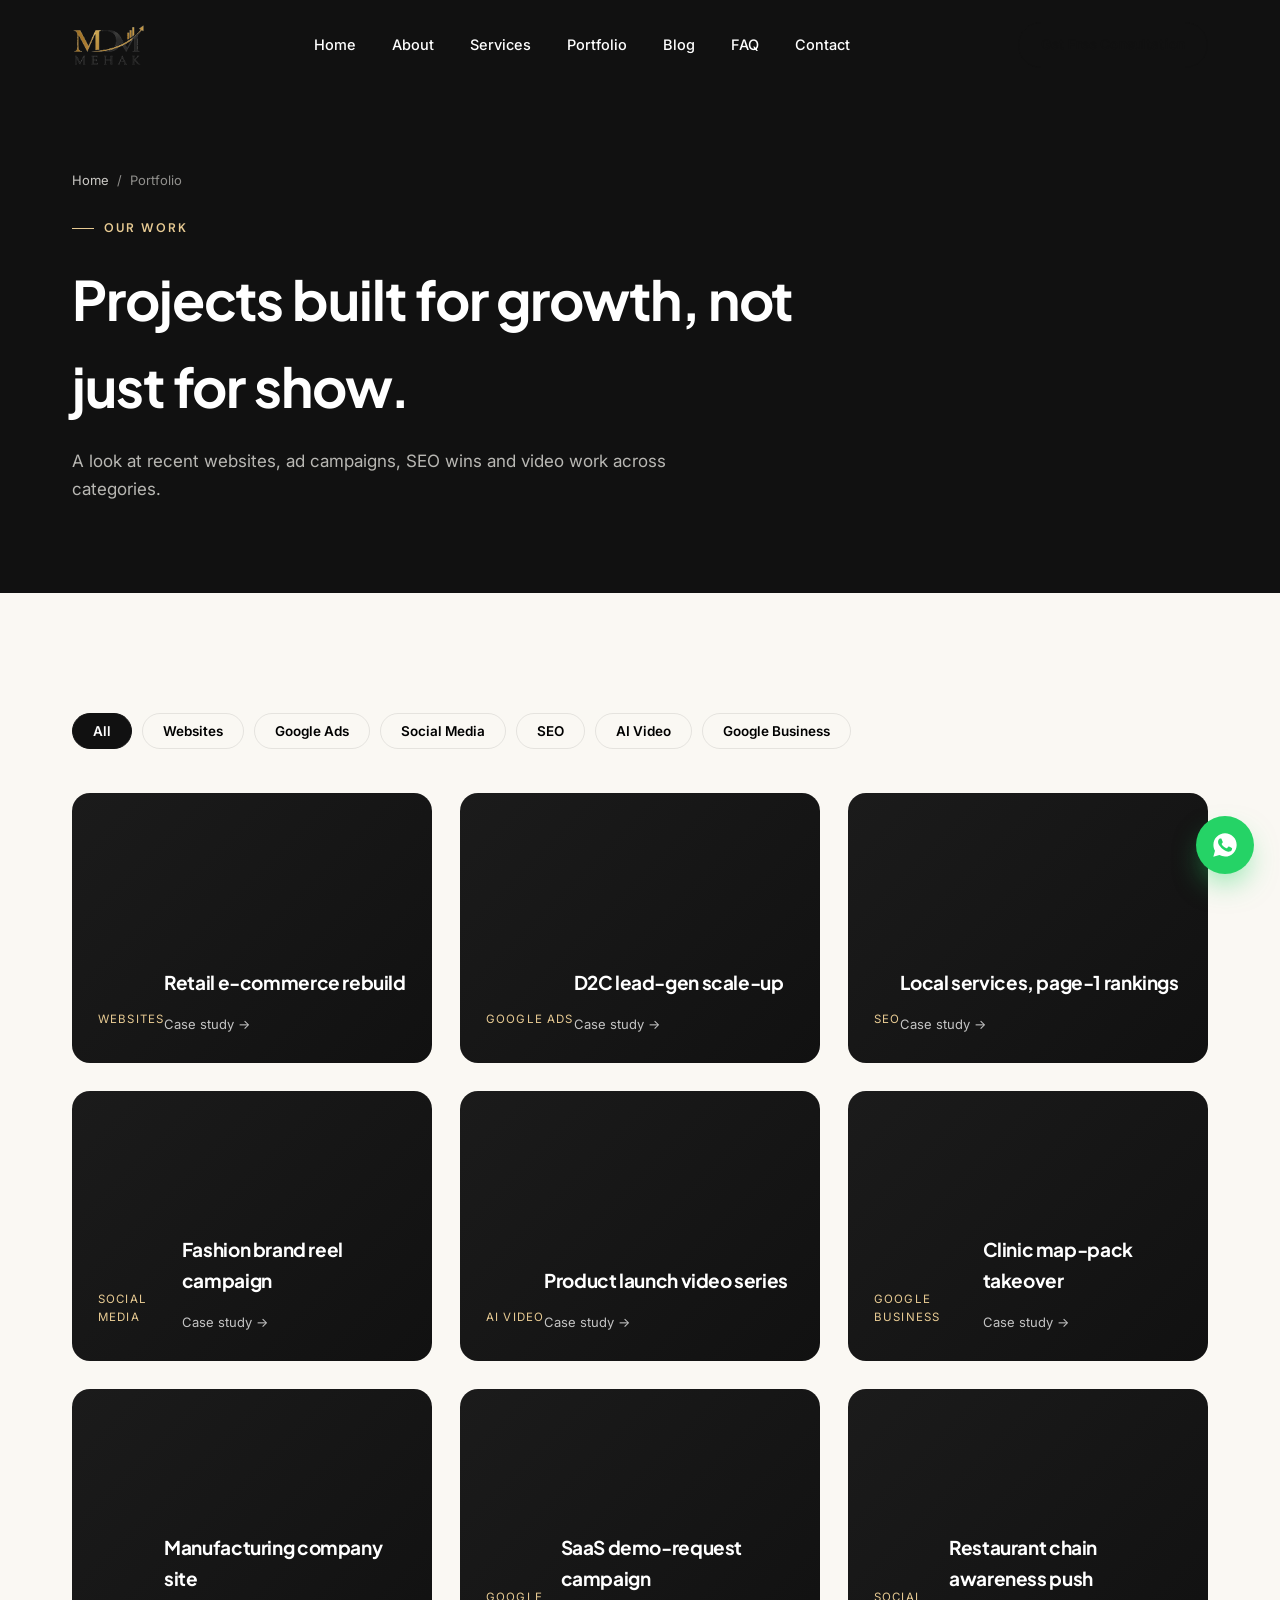
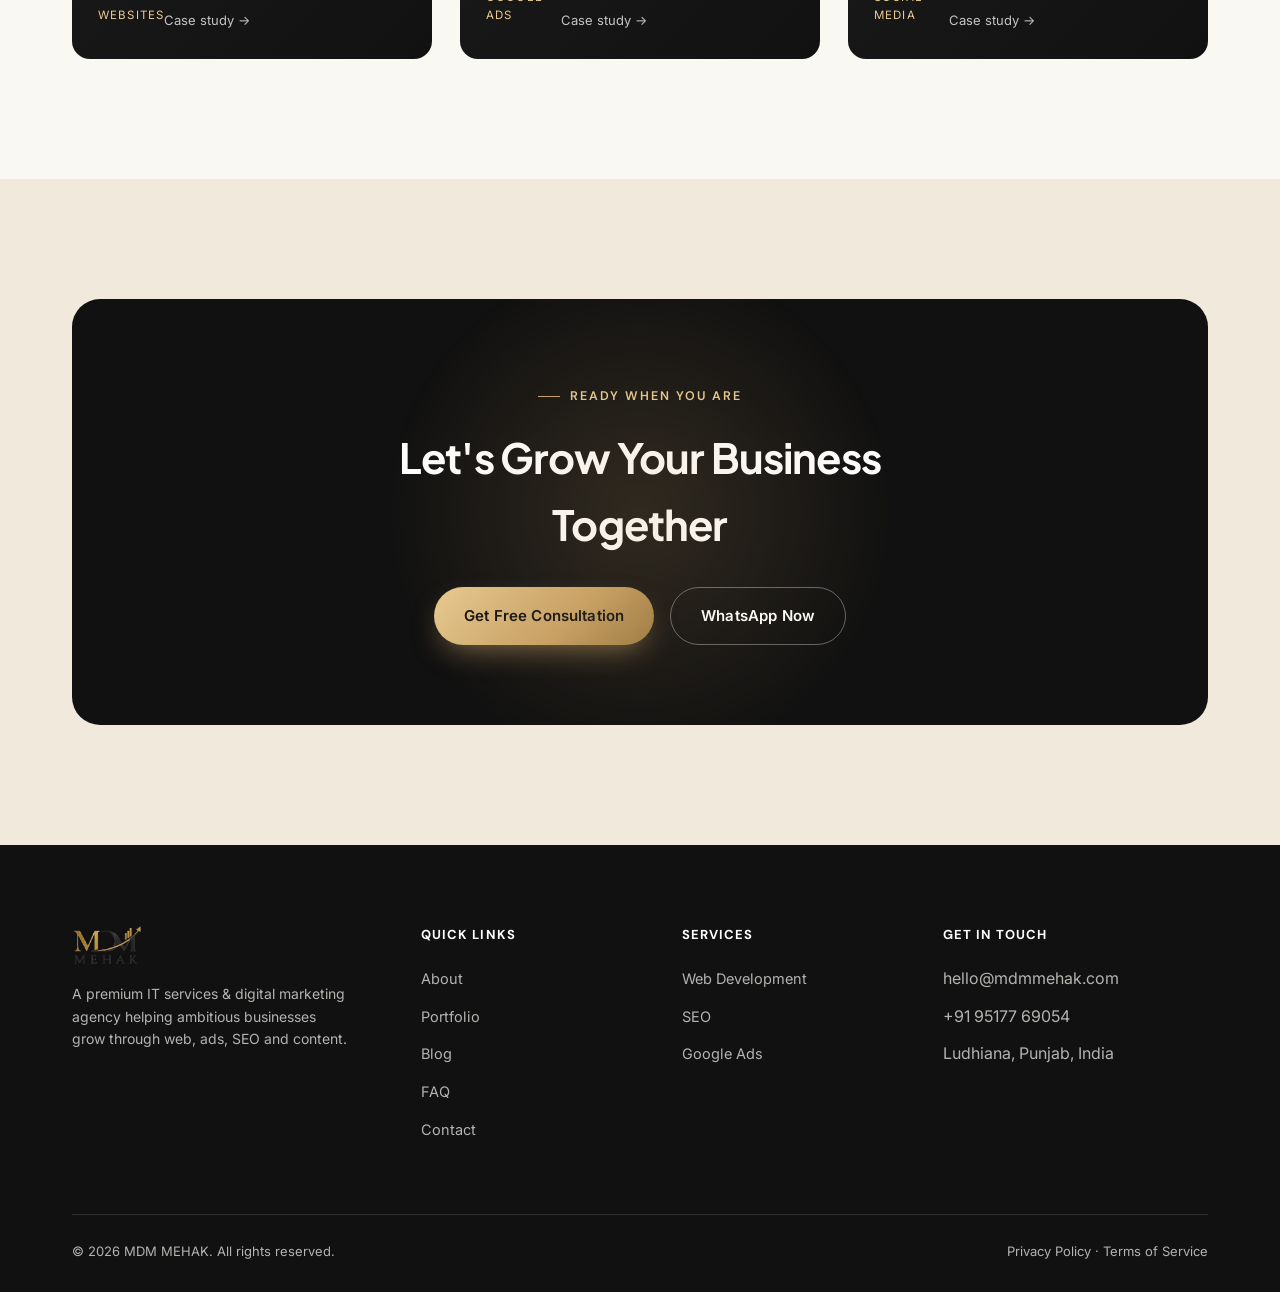
<file: portfolio.html>
<!DOCTYPE html>
<html lang="en">
<head>

  <!-- Google Tag Manager -->
<script>(function(w,d,s,l,i){w[l]=w[l]||[];w[l].push({'gtm.start':
new Date().getTime(),event:'gtm.js'});var f=d.getElementsByTagName(s)[0],
j=d.createElement(s),dl=l!='dataLayer'?'&l='+l:'';j.async=true;j.src=
'https://www.googletagmanager.com/gtm.js?id='+i+dl;f.parentNode.insertBefore(j,f);
})(window,document,'script','dataLayer','GTM-MHF56DGX');</script>
<!-- End Google Tag Manager -->

<meta charset="UTF-8">
<meta name="viewport" content="width=device-width, initial-scale=1.0">
<title>Portfolio — MDM MEHAK</title>
<meta name="description" content="Explore recent websites, ad campaigns, SEO wins and AI video work from MDM MEHAK.">
<link rel="icon" href="assets/logo.png">
<link rel="stylesheet" href="styles.css">
<style>
.filter-bar{ display:flex; gap:10px; flex-wrap:wrap; margin-bottom:44px; }
.filter-btn{ padding:9px 20px; border-radius:999px; border:1px solid var(--line); font-size:13.5px; font-weight:600; transition:all .3s var(--ease); }
.filter-btn.active, .filter-btn:hover{ background:var(--ink); color:#fff; border-color:var(--ink); }
.port-card[hidden]{ display:none; }
</style>
</head>
<body>

  <!-- Google Tag Manager (noscript) -->
<noscript><iframe src="https://www.googletagmanager.com/ns.html?id=GTM-MHF56DGX"
height="0" width="0" style="display:none;visibility:hidden"></iframe></noscript>
<!-- End Google Tag Manager (noscript) -->

<header class="navbar">
  <div class="container nav-inner">
    <a href="index.html" class="nav-logo"><img src="assets/logo.png" alt="MDM MEHAK logo"></a>
    <nav class="nav-links" id="navLinks">
      <a href="index.html">Home</a>
      <a href="about.html">About</a>
      <div class="dropdown">
        <a href="#">Services</a>
        <div class="dropdown-menu">
          <a href="services/web-development.html">Web Development</a>
          <a href="services/google-my-business.html">Google My Business</a>
          <a href="services/social-media-ads.html">Social Media Ads</a>
          <a href="services/google-ads.html">Google Ads</a>
          <a href="services/ai-video.html">AI Video</a>
          <a href="services/seo.html">SEO</a>
        </div>
      </div>
      <a href="portfolio.html">Portfolio</a>
      <a href="blog.html">Blog</a>
      <a href="faq.html">FAQ</a>
      <a href="contact.html">Contact</a>
    </nav>
    <div class="nav-cta">
      <a href="contact.html" class="btn btn-outline on-light btn-sm">Get Free Consultation</a>
      <button class="nav-toggle" id="navToggle" aria-label="Menu"><span></span><span></span><span></span></button>
    </div>
  </div>
</header>

<section class="page-hero">
  <div class="container">
    <div class="breadcrumb"><a href="index.html">Home</a><span>/</span><span>Portfolio</span></div>
    <span class="eyebrow">Our work</span>
    <h1>Projects built for growth, not just for show.</h1>
    <p>A look at recent websites, ad campaigns, SEO wins and video work across categories.</p>
  </div>
</section>

<section class="section-pad">
  <div class="container">
    <div class="filter-bar reveal">
      <button class="filter-btn active" data-filter="all">All</button>
      <button class="filter-btn" data-filter="websites">Websites</button>
      <button class="filter-btn" data-filter="google-ads">Google Ads</button>
      <button class="filter-btn" data-filter="social">Social Media</button>
      <button class="filter-btn" data-filter="seo">SEO</button>
      <button class="filter-btn" data-filter="ai-video">AI Video</button>
      <button class="filter-btn" data-filter="gmb">Google Business</button>
    </div>
    <div class="grid-3" id="portGrid">
      <div class="port-card reveal" data-cat="websites"><span class="port-tag">Websites</span><div><h3>Retail e-commerce rebuild</h3><a class="case-link" href="#">Case study →</a></div></div>
      <div class="port-card reveal" data-cat="google-ads"><span class="port-tag">Google Ads</span><div><h3>D2C lead-gen scale-up</h3><a class="case-link" href="#">Case study →</a></div></div>
      <div class="port-card reveal" data-cat="seo"><span class="port-tag">SEO</span><div><h3>Local services, page-1 rankings</h3><a class="case-link" href="#">Case study →</a></div></div>
      <div class="port-card reveal" data-cat="social"><span class="port-tag">Social Media</span><div><h3>Fashion brand reel campaign</h3><a class="case-link" href="#">Case study →</a></div></div>
      <div class="port-card reveal" data-cat="ai-video"><span class="port-tag">AI Video</span><div><h3>Product launch video series</h3><a class="case-link" href="#">Case study →</a></div></div>
      <div class="port-card reveal" data-cat="gmb"><span class="port-tag">Google Business</span><div><h3>Clinic map-pack takeover</h3><a class="case-link" href="#">Case study →</a></div></div>
      <div class="port-card reveal" data-cat="websites"><span class="port-tag">Websites</span><div><h3>Manufacturing company site</h3><a class="case-link" href="#">Case study →</a></div></div>
      <div class="port-card reveal" data-cat="google-ads"><span class="port-tag">Google Ads</span><div><h3>SaaS demo-request campaign</h3><a class="case-link" href="#">Case study →</a></div></div>
      <div class="port-card reveal" data-cat="social"><span class="port-tag">Social Media</span><div><h3>Restaurant chain awareness push</h3><a class="case-link" href="#">Case study →</a></div></div>
    </div>
  </div>
</section>

<section class="section-pad bg-dim">
  <div class="container">
    <div class="cta-banner reveal">
      <div class="hero-glow"></div>
      <span class="eyebrow" style="color:var(--gold-light); justify-content:center;">Ready when you are</span>
      <h2 style="margin-top:18px;">Let's Grow Your Business Together</h2>
      <div class="hero-actions" style="justify-content:center;">
        <a href="contact.html" class="btn btn-gold">Get Free Consultation</a>
        <a href="https://wa.me/919517769054" class="btn btn-outline">WhatsApp Now</a>
      </div>
    </div>
  </div>
</section>

<footer>
  <div class="container">
    <div class="footer-grid">
      <div><div class="footer-logo"><img src="assets/logo.png" alt="MDM MEHAK"></div><p style="font-size:14px; max-width:280px;">A premium IT services &amp; digital marketing agency helping ambitious businesses grow through web, ads, SEO and content.</p></div>
      <div><h5>Quick Links</h5><ul><li><a href="about.html">About</a></li><li><a href="portfolio.html">Portfolio</a></li><li><a href="blog.html">Blog</a></li><li><a href="faq.html">FAQ</a></li><li><a href="contact.html">Contact</a></li></ul></div>
      <div><h5>Services</h5><ul><li><a href="services/web-development.html">Web Development</a></li><li><a href="services/seo.html">SEO</a></li><li><a href="services/google-ads.html">Google Ads</a></li></ul></div>
      <div><h5>Get In Touch</h5><ul><li>hello@mdmmehak.com</li><li>+91 95177 69054</li><li>Ludhiana, Punjab, India</li></ul></div>
    </div>
    <div class="footer-bottom"><span>© 2026 MDM MEHAK. All rights reserved.</span><span>Privacy Policy · Terms of Service</span></div>
  </div>
</footer>

<a href="https://wa.me/919517769054" class="whatsapp-fab" aria-label="Chat on WhatsApp">
  <svg width="28" height="28" viewBox="0 0 24 24" fill="currentColor"><path d="M12.04 2c-5.5 0-9.96 4.46-9.96 9.96 0 1.76.46 3.48 1.34 5L2 22l5.2-1.36a9.94 9.94 0 0 0 4.84 1.24h.01c5.5 0 9.96-4.46 9.96-9.96S17.54 2 12.04 2zm5.87 14.24c-.25.7-1.45 1.34-2 1.42-.53.08-1.15.11-1.86-.12-.43-.14-.98-.32-1.7-.62-2.98-1.28-4.93-4.28-5.08-4.48-.15-.2-1.22-1.62-1.22-3.1s.78-2.2 1.06-2.5c.27-.3.6-.37.8-.37h.57c.18 0 .43-.02.66.5.25.6.85 2.08.92 2.24.08.15.13.33.02.53-.1.2-.15.32-.3.5-.15.17-.3.38-.44.5-.15.15-.3.3-.13.6.17.3.75 1.24 1.62 2 1.12.98 2.06 1.29 2.37 1.44.3.15.48.13.65-.08.18-.2.75-.87.95-1.17.2-.3.4-.24.66-.15.27.1 1.7.8 2 .95.3.15.5.22.57.34.08.13.08.72-.17 1.42z"/></svg>
</a>
<div class="sticky-cta"><span>Ready to grow? Talk to us today.</span><a href="contact.html" class="btn btn-gold btn-sm">Get Quote</a></div>

<script src="script.js"></script>
<script>
document.querySelectorAll('.filter-btn').forEach(btn => {
  btn.addEventListener('click', () => {
    document.querySelectorAll('.filter-btn').forEach(b => b.classList.remove('active'));
    btn.classList.add('active');
    const f = btn.dataset.filter;
    document.querySelectorAll('#portGrid .port-card').forEach(card => {
      card.hidden = f !== 'all' && card.dataset.cat !== f;
    });
  });
});
</script>
</body>
</html>
</file>
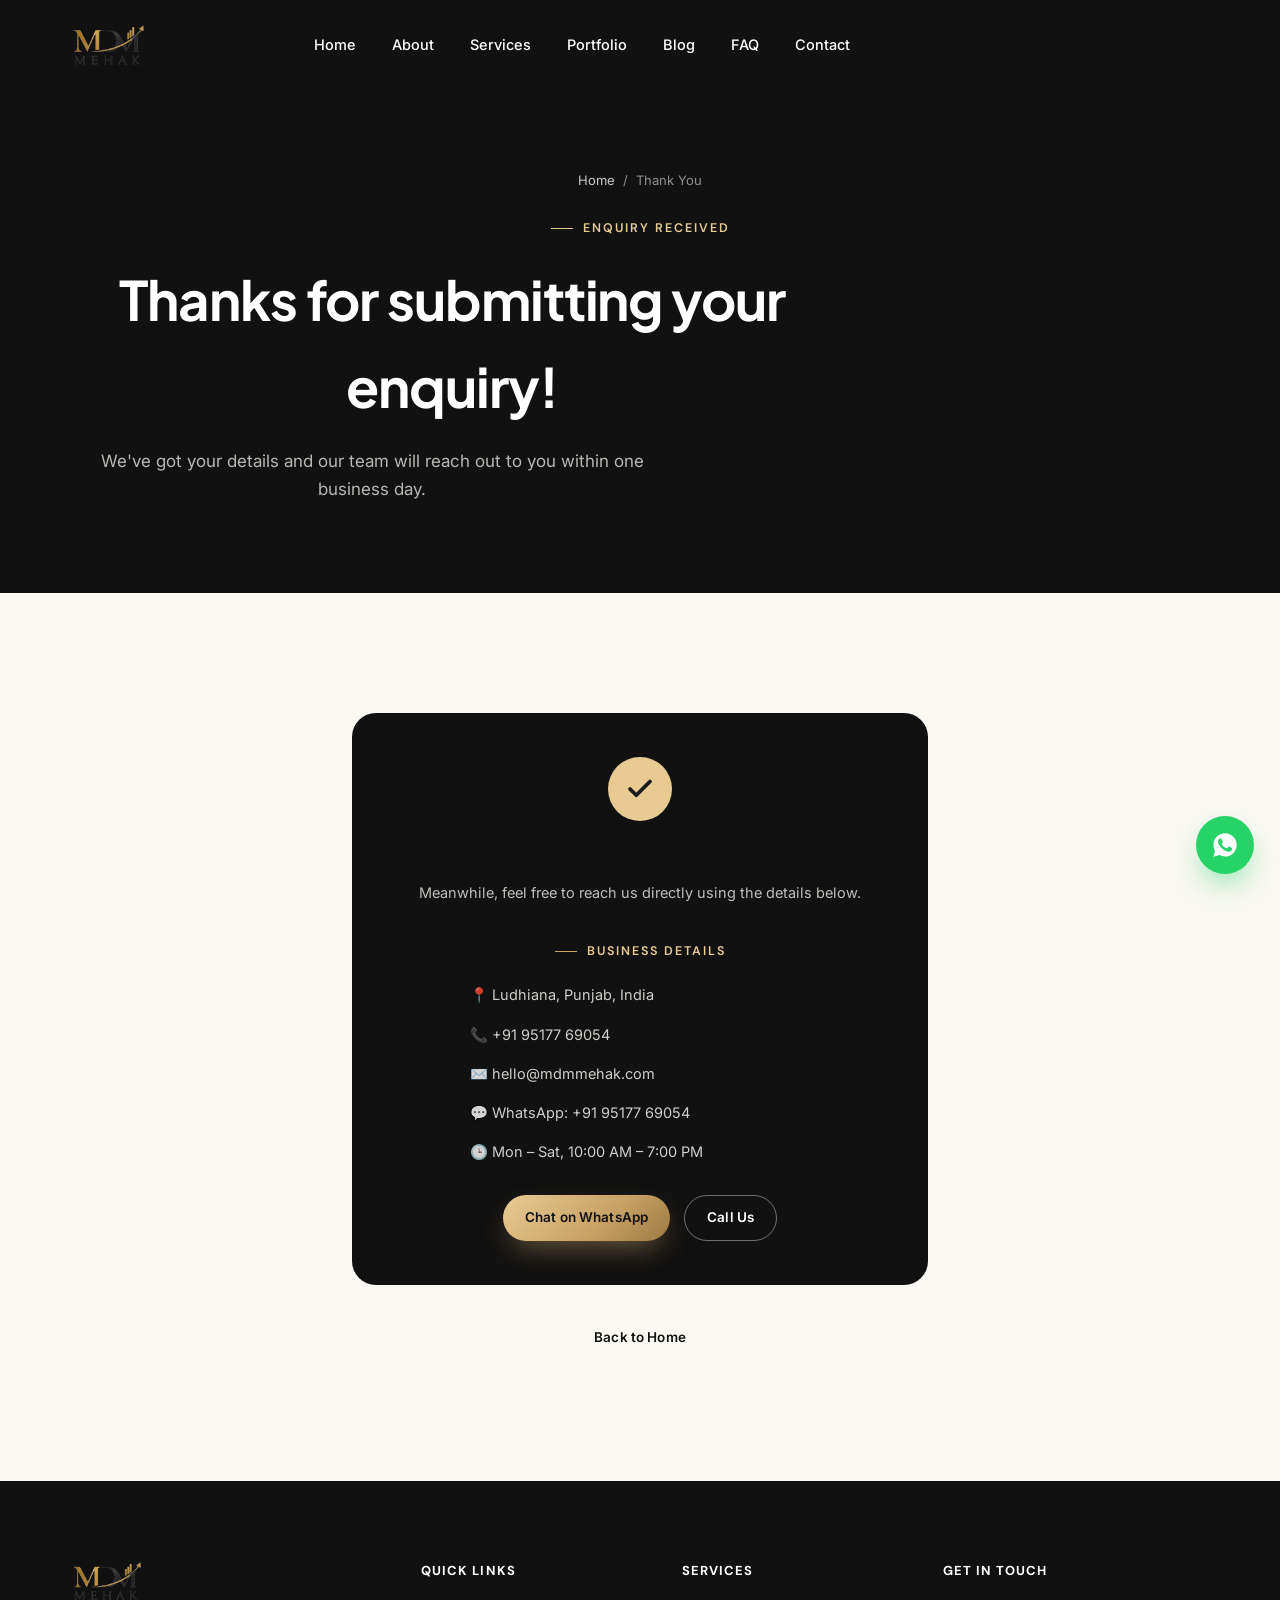
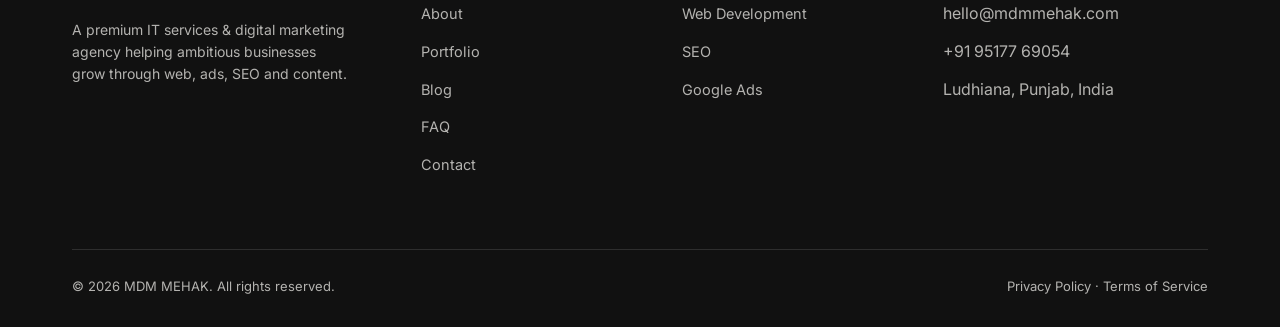
<file: thankyou.html>
<!DOCTYPE html>
<html lang="en">
<head>

  <!-- Google Tag Manager -->
<script>(function(w,d,s,l,i){w[l]=w[l]||[];w[l].push({'gtm.start':
new Date().getTime(),event:'gtm.js'});var f=d.getElementsByTagName(s)[0],
j=d.createElement(s),dl=l!='dataLayer'?'&l='+l:'';j.async=true;j.src=
'https://www.googletagmanager.com/gtm.js?id='+i+dl;f.parentNode.insertBefore(j,f);
})(window,document,'script','dataLayer','GTM-MHF56DGX');</script>
<!-- End Google Tag Manager -->

<meta charset="UTF-8">
<meta name="viewport" content="width=device-width, initial-scale=1.0">
<title>Thank You — MDM MEHAK</title>
<meta name="description" content="Thank you for reaching out to MDM MEHAK. We've received your enquiry and will get back to you soon.">
<link rel="icon" href="assets/logo.png">
<link rel="stylesheet" href="styles.css">
</head>
<body>

<!-- Google Tag Manager (noscript) -->
<noscript><iframe src="https://www.googletagmanager.com/ns.html?id=GTM-MHF56DGX"
height="0" width="0" style="display:none;visibility:hidden"></iframe></noscript>
<!-- End Google Tag Manager (noscript) -->

<header class="navbar">
  <div class="container nav-inner">
    <a href="index.html" class="nav-logo"><img src="assets/logo.png" alt="MDM MEHAK logo"></a>
    <nav class="nav-links" id="navLinks">
      <a href="index.html">Home</a>
      <a href="about.html">About</a>
      <div class="dropdown">
        <a href="#">Services</a>
        <div class="dropdown-menu">
          <a href="services/web-development.html">Web Development</a>
          <a href="services/google-my-business.html">Google My Business</a>
          <a href="services/social-media-ads.html">Social Media Ads</a>
          <a href="services/google-ads.html">Google Ads</a>
          <a href="services/ai-video.html">AI Video</a>
          <a href="services/seo.html">SEO</a>
        </div>
      </div>
      <a href="portfolio.html">Portfolio</a>
      <a href="blog.html">Blog</a>
      <a href="faq.html">FAQ</a>
      <a href="contact.html">Contact</a>
    </nav>
    <div class="nav-cta">
      <a href="contact.html" class="btn btn-outline on-light btn-sm">Get Free Consultation</a>
      <button class="nav-toggle" id="navToggle" aria-label="Menu"><span></span><span></span><span></span></button>
    </div>
  </div>
</header>

<section class="page-hero">
  <div class="container" style="text-align:center;">
    <div class="breadcrumb" style="justify-content:center;"><a href="index.html">Home</a><span>/</span><span>Thank You</span></div>
    <span class="eyebrow">Enquiry received</span>
    <h1>Thanks for submitting your enquiry!</h1>
    <p>We've got your details and our team will reach out to you within one business day.</p>
  </div>
</section>

<section class="section-pad">
  <div class="container" style="max-width:640px; margin:0 auto; text-align:center;">
    <div style="background:var(--ink); border-radius:24px; padding:44px 40px; color:#fff;">
      <div style="width:64px; height:64px; margin:0 auto 20px; border-radius:50%; background:var(--gold-light); display:flex; align-items:center; justify-content:center;">
        <svg width="30" height="30" viewBox="0 0 24 24" fill="none" stroke="#1a1a1a" stroke-width="3" stroke-linecap="round" stroke-linejoin="round"><polyline points="20 6 9 17 4 12"></polyline></svg>
      </div>
      <h3 style="margin-bottom:10px;">We'll be in touch soon</h3>
      <p style="color:rgba(250,248,243,0.75); font-size:14.5px; margin-bottom:30px;">Meanwhile, feel free to reach us directly using the details below.</p>

      <span class="eyebrow" style="color:var(--gold-light);">Business details</span>
      <ul style="margin-top:22px; display:flex; flex-direction:column; gap:16px; font-size:14.5px; color:rgba(250,248,243,0.82); text-align:left; max-width:340px; margin-left:auto; margin-right:auto;">
        <li>📍 Ludhiana, Punjab, India</li>
        <li>📞 +91 95177 69054</li>
        <li>✉️ hello@mdmmehak.com</li>
        <li>💬 WhatsApp: +91 95177 69054</li>
        <li>🕒 Mon – Sat, 10:00 AM – 7:00 PM</li>
      </ul>

      <div style="display:flex; gap:14px; justify-content:center; margin-top:32px; flex-wrap:wrap;">
        <a href="https://wa.me/919517769054" class="btn btn-gold btn-sm">Chat on WhatsApp</a>
        <a href="tel:+919517769054" class="btn btn-outline btn-sm" style="color:#fff; border-color:rgba(255,255,255,0.4);">Call Us</a>
      </div>
    </div>

    <a href="index.html" class="btn btn-outline btn-sm" style="margin-top:30px; display:inline-block;">Back to Home</a>
  </div>
</section>

<footer>
  <div class="container">
    <div class="footer-grid">
      <div>
        <div class="footer-logo"><img src="assets/logo.png" alt="MDM MEHAK"></div>
        <p style="font-size:14px; max-width:280px;">A premium IT services &amp; digital marketing agency helping ambitious businesses grow through web, ads, SEO and content.</p>
      </div>
      <div><h5>Quick Links</h5><ul><li><a href="about.html">About</a></li><li><a href="portfolio.html">Portfolio</a></li><li><a href="blog.html">Blog</a></li><li><a href="faq.html">FAQ</a></li><li><a href="contact.html">Contact</a></li></ul></div>
      <div><h5>Services</h5><ul><li><a href="services/web-development.html">Web Development</a></li><li><a href="services/seo.html">SEO</a></li><li><a href="services/google-ads.html">Google Ads</a></li></ul></div>
      <div><h5>Get In Touch</h5><ul><li>hello@mdmmehak.com</li><li>+91 95177 69054</li><li>Ludhiana, Punjab, India</li></ul></div>
    </div>
    <div class="footer-bottom"><span>© 2026 MDM MEHAK. All rights reserved.</span><span>Privacy Policy · Terms of Service</span></div>
  </div>
</footer>

<a href="https://wa.me/919517769054" class="whatsapp-fab" aria-label="Chat on WhatsApp">
  <svg width="28" height="28" viewBox="0 0 24 24" fill="currentColor"><path d="M12.04 2c-5.5 0-9.96 4.46-9.96 9.96 0 1.76.46 3.48 1.34 5L2 22l5.2-1.36a9.94 9.94 0 0 0 4.84 1.24h.01c5.5 0 9.96-4.46 9.96-9.96S17.54 2 12.04 2zm5.87 14.24c-.25.7-1.45 1.34-2 1.42-.53.08-1.15.11-1.86-.12-.43-.14-.98-.32-1.7-.62-2.98-1.28-4.93-4.28-5.08-4.48-.15-.2-1.22-1.62-1.22-3.1s.78-2.2 1.06-2.5c.27-.3.6-.37.8-.37h.57c.18 0 .43-.02.66.5.25.6.85 2.08.92 2.24.08.15.13.33.02.53-.1.2-.15.32-.3.5-.15.17-.3.38-.44.5-.15.15-.3.3-.13.6.17.3.75 1.24 1.62 2 1.12.98 2.06 1.29 2.37 1.44.3.15.48.13.65-.08.18-.2.75-.87.95-1.17.2-.3.4-.24.66-.15.27.1 1.7.8 2 .95.3.15.5.22.57.34.08.13.08.72-.17 1.42z"/></svg>
</a>

<script src="script.js"></script>

</body>
</html>
</file>
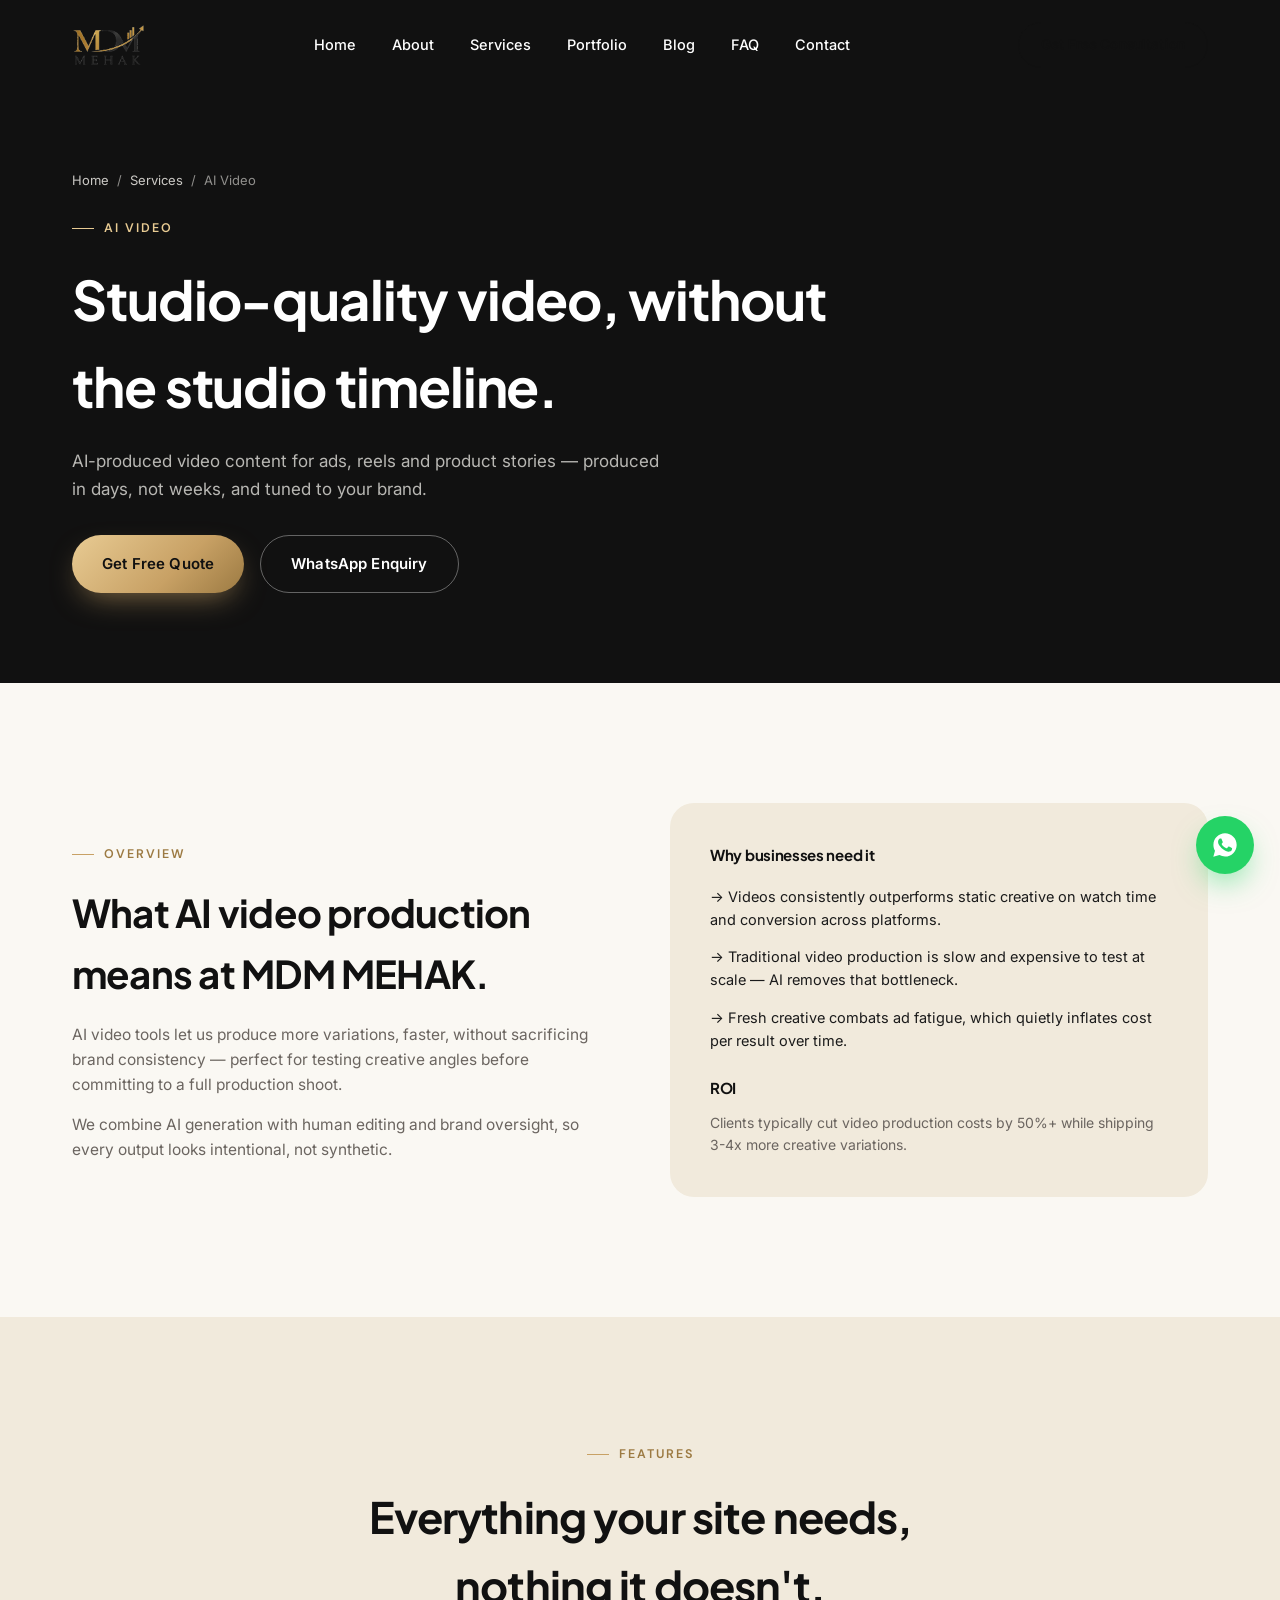
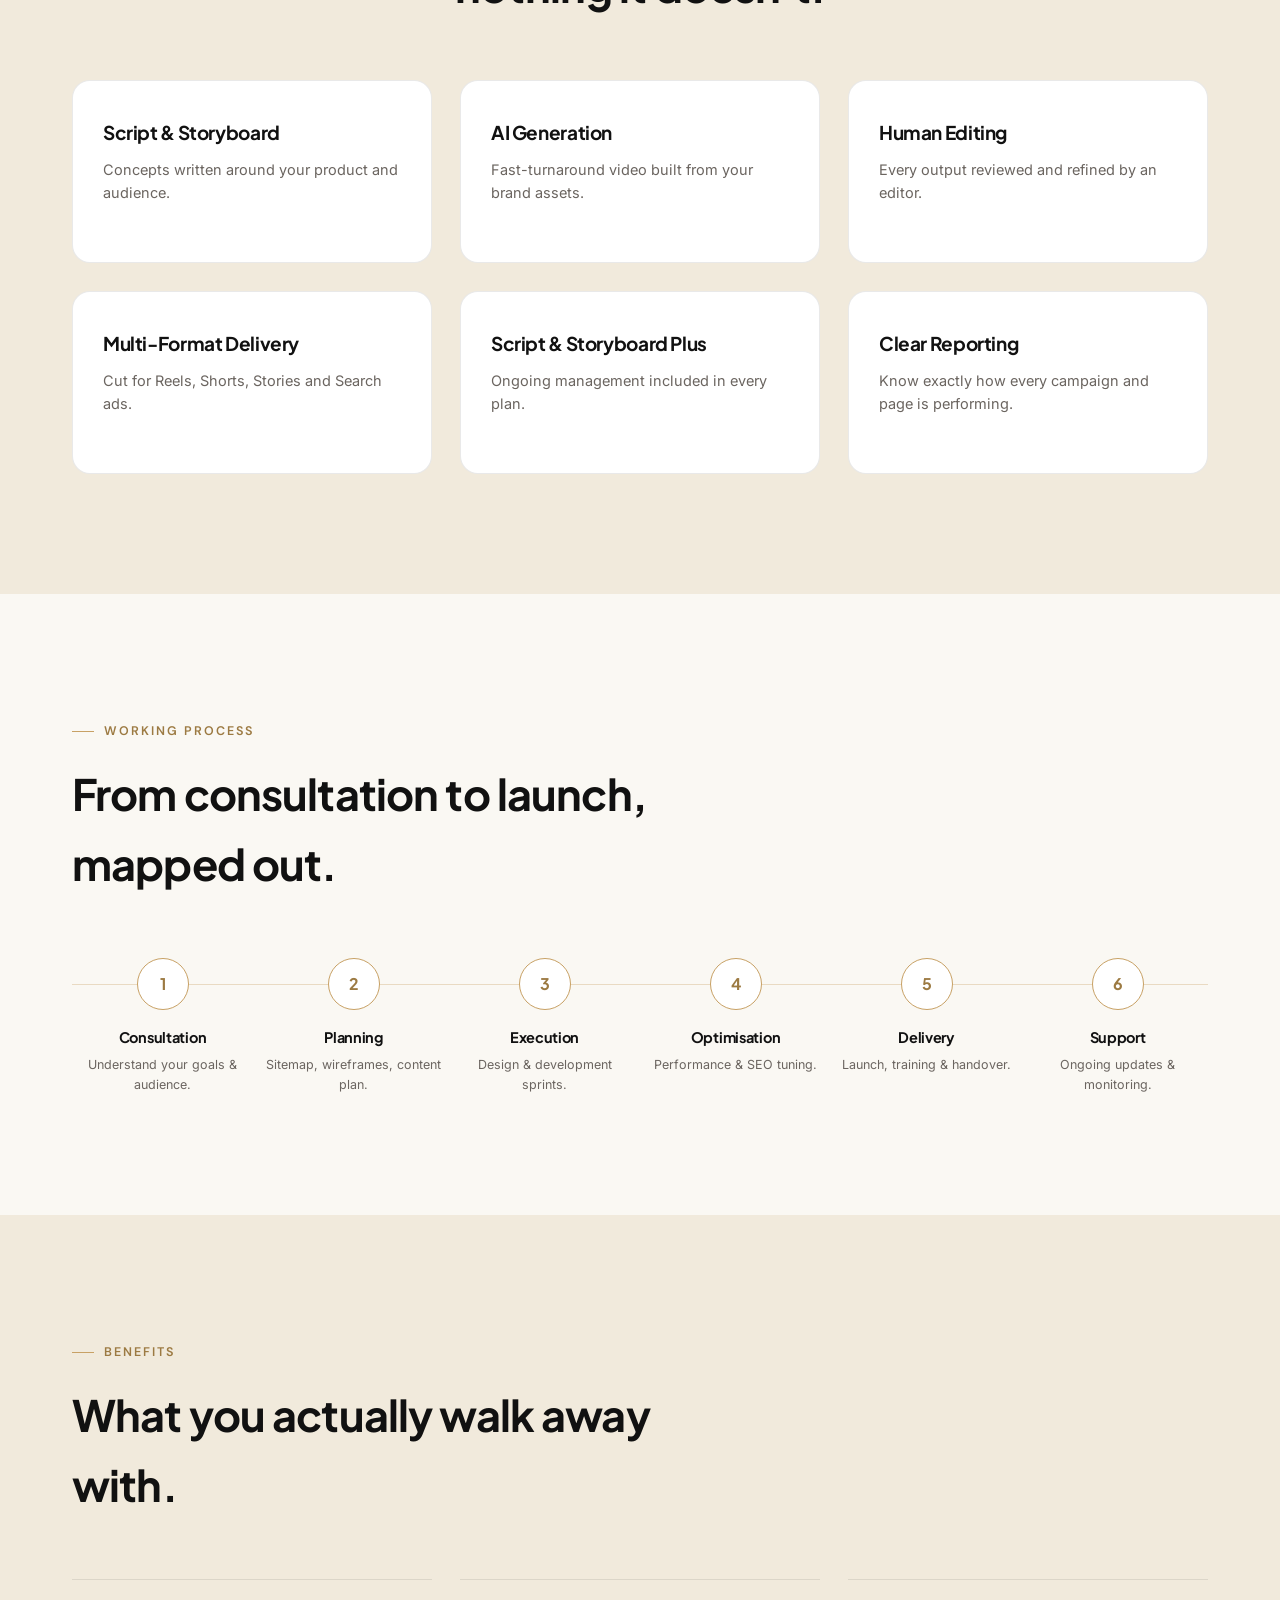
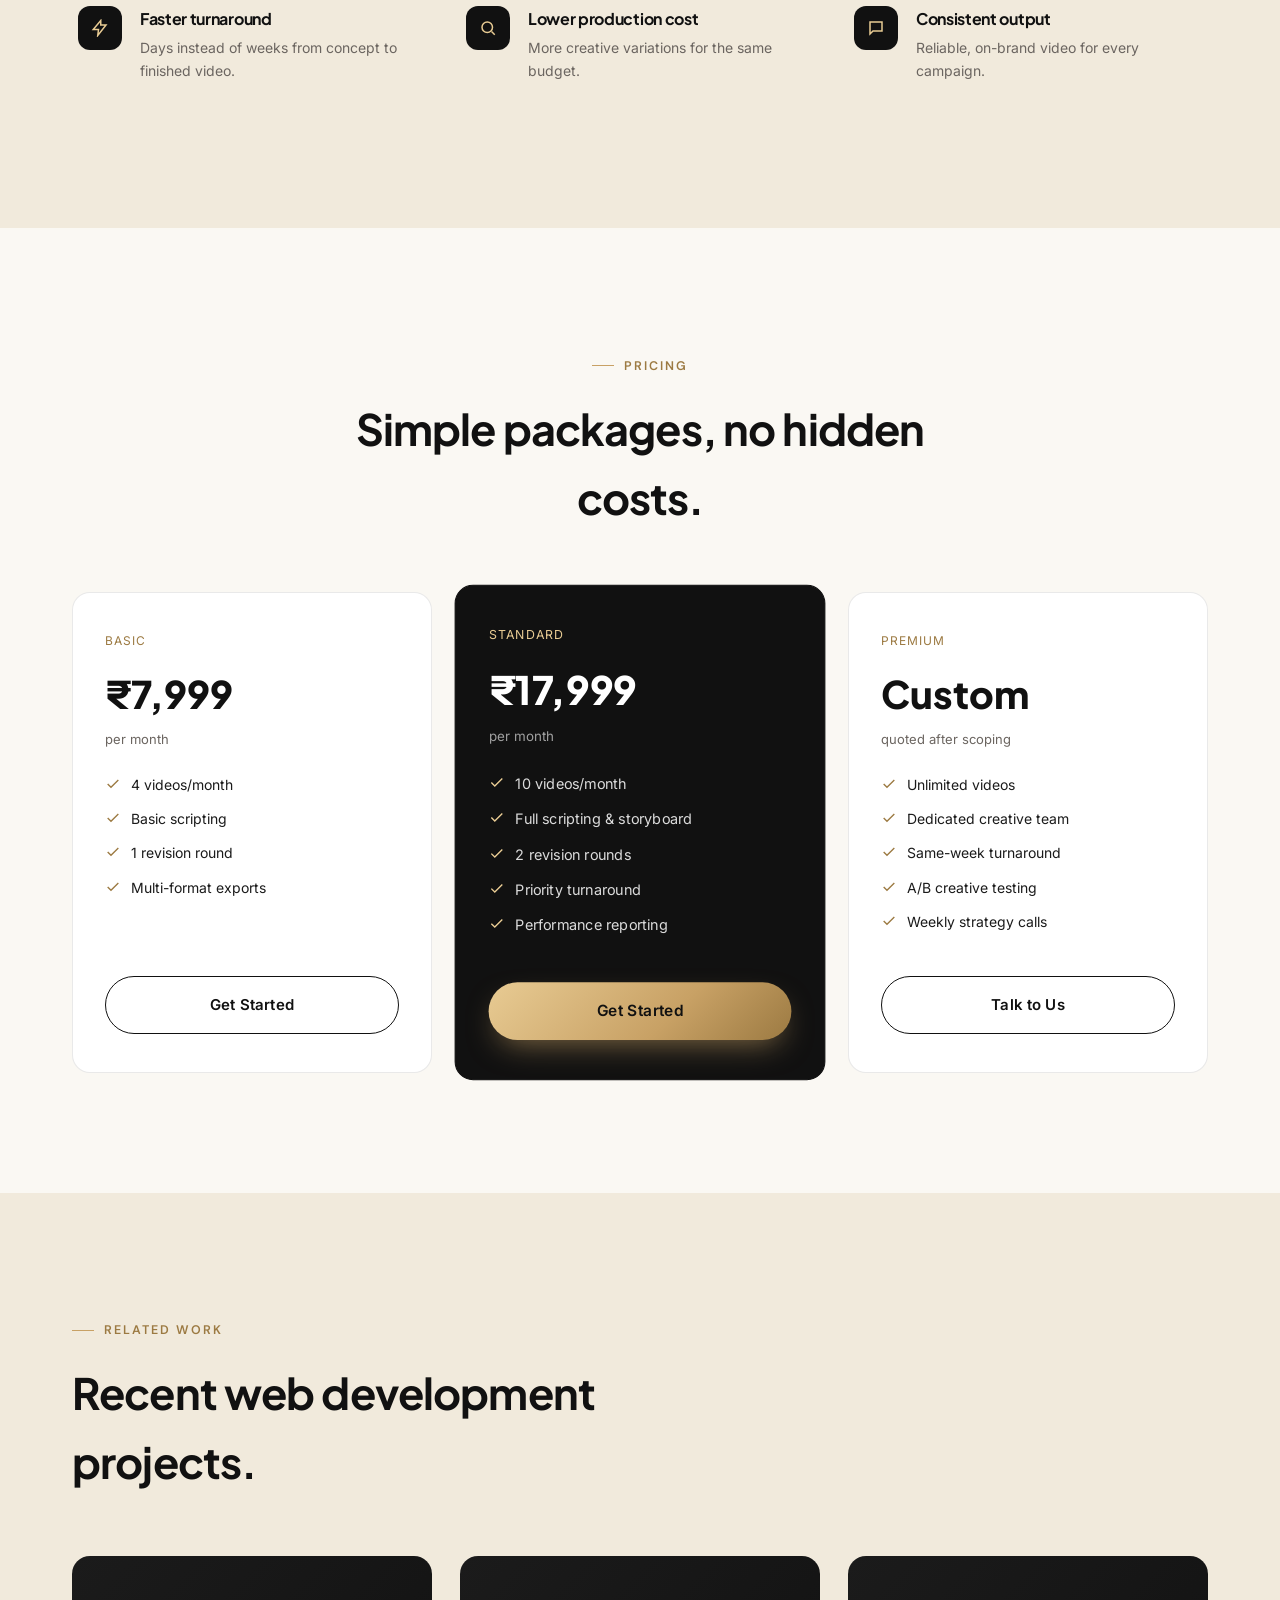
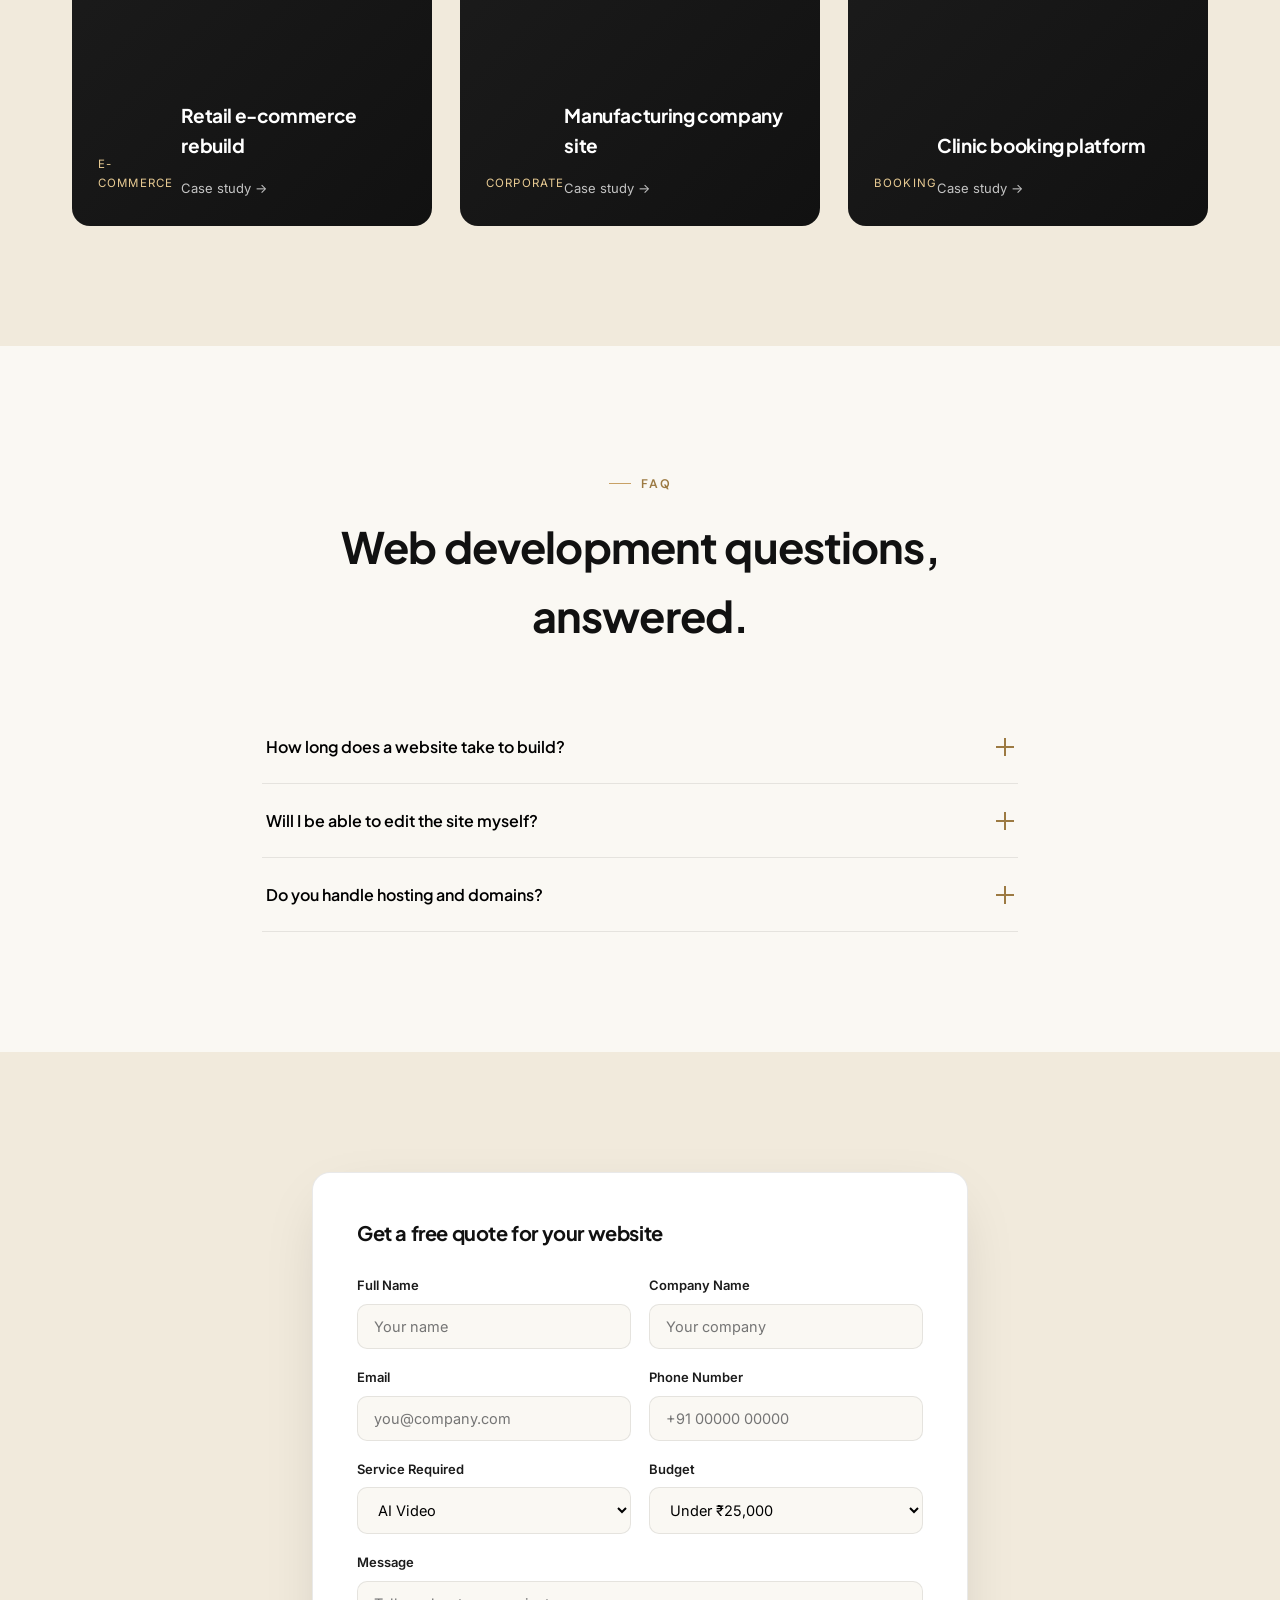
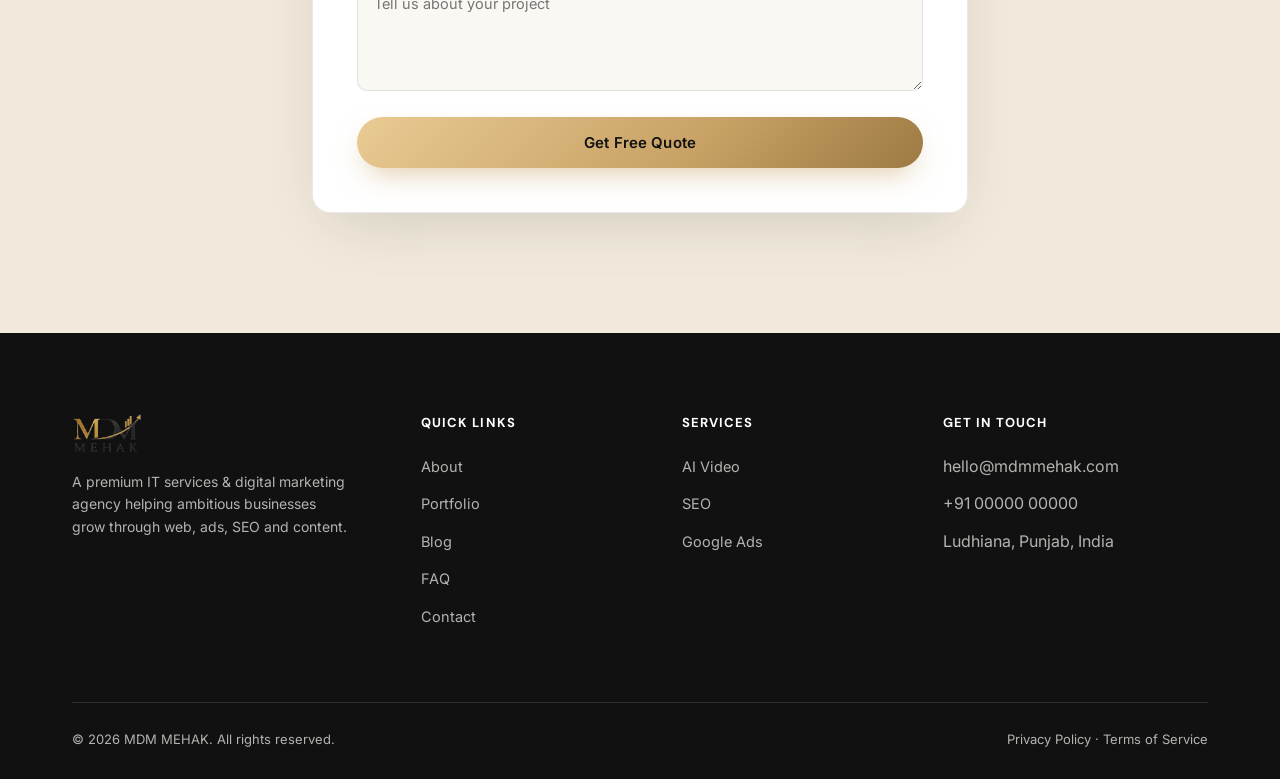
<file: services/ai-video.html>
<!DOCTYPE html>
<html lang="en">
<head>

    <!-- Google Tag Manager -->
<script>(function(w,d,s,l,i){w[l]=w[l]||[];w[l].push({'gtm.start':
new Date().getTime(),event:'gtm.js'});var f=d.getElementsByTagName(s)[0],
j=d.createElement(s),dl=l!='dataLayer'?'&l='+l:'';j.async=true;j.src=
'https://www.googletagmanager.com/gtm.js?id='+i+dl;f.parentNode.insertBefore(j,f);
})(window,document,'script','dataLayer','GTM-MHF56DGX');</script>
<!-- End Google Tag Manager -->

<meta charset="UTF-8">
<meta name="viewport" content="width=device-width, initial-scale=1.0">
<title>AI Video Production Services — MDM MEHAK</title>
<meta name="description" content="Scalable AI-produced video content from MDM MEHAK for ads, reels and product storytelling — fast and on-brand.">
<link rel="icon" href="../assets/logo.png">
<link rel="stylesheet" href="../styles.css">
</head>
<body>

  <!-- Google Tag Manager (noscript) -->
<noscript><iframe src="https://www.googletagmanager.com/ns.html?id=GTM-MHF56DGX"
height="0" width="0" style="display:none;visibility:hidden"></iframe></noscript>
<!-- End Google Tag Manager (noscript) -->

<header class="navbar">
  <div class="container nav-inner">
    <a href="../index.html" class="nav-logo"><img src="../assets/logo.png" alt="MDM MEHAK logo"></a>
    <nav class="nav-links" id="navLinks">
      <a href="../index.html">Home</a>
      <a href="../about.html">About</a>
      <div class="dropdown">
        <a href="#">Services</a>
        <div class="dropdown-menu">
          <a href="web-development.html">AI Video</a>
          <a href="google-my-business.html">Google My Business</a>
          <a href="social-media-ads.html">Social Media Ads</a>
          <a href="google-ads.html">Google Ads</a>
          <a href="ai-video.html">AI Video</a>
          <a href="seo.html">SEO</a>
        </div>
      </div>
      <a href="../portfolio.html">Portfolio</a>
      <a href="../blog.html">Blog</a>
      <a href="../faq.html">FAQ</a>
      <a href="../contact.html">Contact</a>
    </nav>
    <div class="nav-cta">
      <a href="../contact.html" class="btn btn-outline on-light btn-sm">Get Free Consultation</a>
      <button class="nav-toggle" id="navToggle" aria-label="Menu"><span></span><span></span><span></span></button>
    </div>
  </div>
</header>

<!-- HERO -->
<section class="page-hero">
  <div class="container">
    <div class="breadcrumb"><a href="../index.html">Home</a><span>/</span><a href="../index.html#services">Services</a><span>/</span><span>AI Video</span></div>
    <span class="eyebrow">AI Video</span>
    <h1>Studio-quality video, without the studio timeline.</h1>
    <p>AI-produced video content for ads, reels and product stories — produced in days, not weeks, and tuned to your brand.</p>
    <div class="hero-actions" style="margin-top:32px;">
      <a href="../contact.html" class="btn btn-gold">Get Free Quote</a>
      <a href="https://wa.me/910000000000" class="btn btn-outline">WhatsApp Enquiry</a>
    </div>
  </div>
</section>

<!-- OVERVIEW -->
<section class="section-pad">
  <div class="container grid-2" style="gap:60px; align-items:center;">
    <div class="reveal">
      <span class="eyebrow">Overview</span>
      <h2 style="margin-top:18px; font-size:clamp(1.8rem,3.2vw,2.4rem);">What AI video production means at MDM MEHAK.</h2>
      <p style="color:var(--gray); margin-top:18px; font-size:15.5px;">AI video tools let us produce more variations, faster, without sacrificing brand consistency — perfect for testing creative angles before committing to a full production shoot.</p>
      <p style="color:var(--gray); margin-top:16px; font-size:15.5px;">We combine AI generation with human editing and brand oversight, so every output looks intentional, not synthetic.</p>
    </div>
    <div class="reveal" style="background:var(--paper-dim); border-radius:24px; padding:40px;">
      <h4 style="font-size:15px; margin-bottom:18px;">Why businesses need it</h4>
      <ul style="display:flex; flex-direction:column; gap:14px; font-size:14.5px; color:var(--charcoal);">
        <li>→ Videos consistently outperforms static creative on watch time and conversion across platforms.</li>
        <li>→ Traditional video production is slow and expensive to test at scale — AI removes that bottleneck.</li>
        <li>→ Fresh creative combats ad fatigue, which quietly inflates cost per result over time.</li>
      </ul>
      <h4 style="font-size:15px; margin:24px 0 12px;">ROI</h4>
      <p style="font-size:14px; color:var(--gray);">Clients typically cut video production costs by 50%+ while shipping 3-4x more creative variations.</p>
    </div>
  </div>
</section>

<!-- FEATURES -->
<section class="section-pad bg-dim">
  <div class="container">
    <div class="section-head center reveal" style="margin-left:auto; margin-right:auto;">
      <span class="eyebrow" style="justify-content:center;">Features</span>
      <h2>Everything your site needs, nothing it doesn't.</h2>
    </div>
    <div class="grid-3">
      <div class="service-card reveal"><h3>Script &amp; Storyboard</h3><p>Concepts written around your product and audience.</p></div>
      <div class="service-card reveal"><h3>AI Generation</h3><p>Fast-turnaround video built from your brand assets.</p></div>
      <div class="service-card reveal"><h3>Human Editing</h3><p>Every output reviewed and refined by an editor.</p></div>
      <div class="service-card reveal"><h3>Multi-Format Delivery</h3><p>Cut for Reels, Shorts, Stories and Search ads.</p></div>
      <div class="service-card reveal"><h3>Script &amp; Storyboard Plus</h3><p>Ongoing management included in every plan.</p></div>
      <div class="service-card reveal"><h3>Clear Reporting</h3><p>Know exactly how every campaign and page is performing.</p></div>
    </div>
  </div>
</section>

<!-- WORKING PROCESS -->
<section class="section-pad">
  <div class="container">
    <div class="section-head reveal">
      <span class="eyebrow">Working process</span>
      <h2>From consultation to launch, mapped out.</h2>
    </div>
    <div class="timeline reveal">
      <div class="tl-step"><div class="num">1</div><h4>Consultation</h4><p>Understand your goals &amp; audience.</p></div>
      <div class="tl-step"><div class="num">2</div><h4>Planning</h4><p>Sitemap, wireframes, content plan.</p></div>
      <div class="tl-step"><div class="num">3</div><h4>Execution</h4><p>Design &amp; development sprints.</p></div>
      <div class="tl-step"><div class="num">4</div><h4>Optimisation</h4><p>Performance &amp; SEO tuning.</p></div>
      <div class="tl-step"><div class="num">5</div><h4>Delivery</h4><p>Launch, training &amp; handover.</p></div>
      <div class="tl-step"><div class="num">6</div><h4>Support</h4><p>Ongoing updates &amp; monitoring.</p></div>
    </div>
  </div>
</section>

<!-- BENEFITS -->
<section class="section-pad bg-dim">
  <div class="container">
    <div class="section-head reveal"><span class="eyebrow">Benefits</span><h2>What you actually walk away with.</h2></div>
    <div class="grid-3">
      <div class="feature-card reveal"><div class="icon"><svg width="18" height="18" viewBox="0 0 24 24" fill="none" stroke="currentColor" stroke-width="2"><path d="M13 2L3 14h7l-1 8 11-14h-7z"/></svg></div><div><h4>Faster turnaround</h4><p>Days instead of weeks from concept to finished video.</p></div></div>
      <div class="feature-card reveal"><div class="icon"><svg width="18" height="18" viewBox="0 0 24 24" fill="none" stroke="currentColor" stroke-width="2"><circle cx="11" cy="11" r="7"/><path d="M21 21l-4.3-4.3"/></svg></div><div><h4>Lower production cost</h4><p>More creative variations for the same budget.</p></div></div>
      <div class="feature-card reveal"><div class="icon"><svg width="18" height="18" viewBox="0 0 24 24" fill="none" stroke="currentColor" stroke-width="2"><path d="M4 4h16v12H8l-4 4z"/></svg></div><div><h4>Consistent output</h4><p>Reliable, on-brand video for every campaign.</p></div></div>
    </div>
  </div>
</section>

<!-- PRICING -->
<section class="section-pad">
  <div class="container">
    <div class="section-head center reveal" style="margin-left:auto; margin-right:auto;">
      <span class="eyebrow" style="justify-content:center;">Pricing</span>
      <h2>Simple packages, no hidden costs.</h2>
    </div>
    <div class="grid-3">
      <div class="price-card reveal">
        <span class="tag">Basic</span>
        <div class="amount">₹7,999</div>
        <div class="cycle">per month</div>
        <ul><li><svg width="16" height="16" viewBox="0 0 24 24" fill="none" stroke="currentColor" stroke-width="2"><path d="M20 6L9 17l-5-5"/></svg>4 videos/month</li><li><svg width="16" height="16" viewBox="0 0 24 24" fill="none" stroke="currentColor" stroke-width="2"><path d="M20 6L9 17l-5-5"/></svg>Basic scripting</li><li><svg width="16" height="16" viewBox="0 0 24 24" fill="none" stroke="currentColor" stroke-width="2"><path d="M20 6L9 17l-5-5"/></svg>1 revision round</li><li><svg width="16" height="16" viewBox="0 0 24 24" fill="none" stroke="currentColor" stroke-width="2"><path d="M20 6L9 17l-5-5"/></svg>Multi-format exports</li></ul>
        <a href="../contact.html" class="btn btn-outline on-light btn-block">Get Started</a>
      </div>
      <div class="price-card featured reveal">
        <span class="tag">Standard</span>
        <div class="amount">₹17,999</div>
        <div class="cycle">per month</div>
        <ul><li><svg width="16" height="16" viewBox="0 0 24 24" fill="none" stroke="currentColor" stroke-width="2"><path d="M20 6L9 17l-5-5"/></svg>10 videos/month</li><li><svg width="16" height="16" viewBox="0 0 24 24" fill="none" stroke="currentColor" stroke-width="2"><path d="M20 6L9 17l-5-5"/></svg>Full scripting &amp; storyboard</li><li><svg width="16" height="16" viewBox="0 0 24 24" fill="none" stroke="currentColor" stroke-width="2"><path d="M20 6L9 17l-5-5"/></svg>2 revision rounds</li><li><svg width="16" height="16" viewBox="0 0 24 24" fill="none" stroke="currentColor" stroke-width="2"><path d="M20 6L9 17l-5-5"/></svg>Priority turnaround</li><li><svg width="16" height="16" viewBox="0 0 24 24" fill="none" stroke="currentColor" stroke-width="2"><path d="M20 6L9 17l-5-5"/></svg>Performance reporting</li></ul>
        <a href="../contact.html" class="btn btn-gold btn-block">Get Started</a>
      </div>
      <div class="price-card reveal">
        <span class="tag">Premium</span>
        <div class="amount">Custom</div>
        <div class="cycle">quoted after scoping</div>
        <ul><li><svg width="16" height="16" viewBox="0 0 24 24" fill="none" stroke="currentColor" stroke-width="2"><path d="M20 6L9 17l-5-5"/></svg>Unlimited videos</li><li><svg width="16" height="16" viewBox="0 0 24 24" fill="none" stroke="currentColor" stroke-width="2"><path d="M20 6L9 17l-5-5"/></svg>Dedicated creative team</li><li><svg width="16" height="16" viewBox="0 0 24 24" fill="none" stroke="currentColor" stroke-width="2"><path d="M20 6L9 17l-5-5"/></svg>Same-week turnaround</li><li><svg width="16" height="16" viewBox="0 0 24 24" fill="none" stroke="currentColor" stroke-width="2"><path d="M20 6L9 17l-5-5"/></svg>A/B creative testing</li><li><svg width="16" height="16" viewBox="0 0 24 24" fill="none" stroke="currentColor" stroke-width="2"><path d="M20 6L9 17l-5-5"/></svg>Weekly strategy calls</li></ul>
        <a href="../contact.html" class="btn btn-outline on-light btn-block">Talk to Us</a>
      </div>
    </div>
  </div>
</section>

<!-- PORTFOLIO -->
<section class="section-pad bg-dim">
  <div class="container">
    <div class="section-head reveal"><span class="eyebrow">Related work</span><h2>Recent web development projects.</h2></div>
    <div class="grid-3">
      <div class="port-card reveal"><span class="port-tag">E-commerce</span><div><h3>Retail e-commerce rebuild</h3><a class="case-link" href="../portfolio.html">Case study →</a></div></div>
      <div class="port-card reveal"><span class="port-tag">Corporate</span><div><h3>Manufacturing company site</h3><a class="case-link" href="../portfolio.html">Case study →</a></div></div>
      <div class="port-card reveal"><span class="port-tag">Booking</span><div><h3>Clinic booking platform</h3><a class="case-link" href="../portfolio.html">Case study →</a></div></div>
    </div>
  </div>
</section>

<!-- FAQ -->
<section class="section-pad">
  <div class="container" style="max-width:820px;">
    <div class="section-head center reveal" style="margin-left:auto; margin-right:auto;"><span class="eyebrow" style="justify-content:center;">FAQ</span><h2>Web development questions, answered.</h2></div>
    <div class="reveal">
      <div class="faq-item"><button class="faq-q">How long does a website take to build? <span class="plus"></span></button><div class="faq-a"><p>Basic sites launch in 2–3 weeks; Standard in 4–6 weeks; Premium projects are scoped individually.</p></div></div>
      <div class="faq-item"><button class="faq-q">Will I be able to edit the site myself? <span class="plus"></span></button><div class="faq-a"><p>Yes — every site ships with a CMS and a short training session so your team can update content directly.</p></div></div>
      <div class="faq-item"><button class="faq-q">Do you handle hosting and domains? <span class="plus"></span></button><div class="faq-a"><p>We can set up and manage hosting, domains and email for you, or work with your existing provider.</p></div></div>
    </div>
  </div>
</section>

<!-- CONTACT FORM -->
<section class="section-pad bg-dim">
  <div class="container" style="max-width:720px;">
    <div class="form-card reveal">
      <h3 style="font-size:20px; margin-bottom:26px;">Get a free quote for your website</h3>
      <form data-enquiry onsubmit="return false;">
        <div class="form-row">
          <div class="field"><label>Full Name</label><input type="text" required placeholder="Your name"></div>
          <div class="field"><label>Company Name</label><input type="text" placeholder="Your company"></div>
        </div>
        <div class="form-row">
          <div class="field"><label>Email</label><input type="email" required placeholder="you@company.com"></div>
          <div class="field"><label>Phone Number</label><input type="tel" required placeholder="+91 00000 00000"></div>
        </div>
        <div class="form-row">
          <div class="field"><label>Service Required</label><select><option>AI Video</option><option>Web Development + SEO</option><option>Web Development + Ads</option></select></div>
          <div class="field"><label>Budget</label><select><option>Under ₹25,000</option><option>₹25,000 – ₹50,000</option><option>₹50,000+</option></select></div>
        </div>
        <div class="field"><label>Message</label><textarea placeholder="Tell us about your project"></textarea></div>
        <button type="submit" class="btn btn-gold btn-block">Get Free Quote</button>
      </form>
    </div>
  </div>
</section>

<footer>
  <div class="container">
    <div class="footer-grid">
      <div>
        <div class="footer-logo"><img src="../assets/logo.png" alt="MDM MEHAK"></div>
        <p style="font-size:14px; max-width:280px;">A premium IT services &amp; digital marketing agency helping ambitious businesses grow through web, ads, SEO and content.</p>
      </div>
      <div><h5>Quick Links</h5><ul><li><a href="../about.html">About</a></li><li><a href="../portfolio.html">Portfolio</a></li><li><a href="../blog.html">Blog</a></li><li><a href="../faq.html">FAQ</a></li><li><a href="../contact.html">Contact</a></li></ul></div>
      <div><h5>Services</h5><ul><li><a href="web-development.html">AI Video</a></li><li><a href="seo.html">SEO</a></li><li><a href="google-ads.html">Google Ads</a></li></ul></div>
      <div><h5>Get In Touch</h5><ul><li>hello@mdmmehak.com</li><li>+91 00000 00000</li><li>Ludhiana, Punjab, India</li></ul></div>
    </div>
    <div class="footer-bottom"><span>© 2026 MDM MEHAK. All rights reserved.</span><span>Privacy Policy · Terms of Service</span></div>
  </div>
</footer>

<a href="https://wa.me/910000000000" class="whatsapp-fab" aria-label="Chat on WhatsApp">
  <svg width="28" height="28" viewBox="0 0 24 24" fill="currentColor"><path d="M12.04 2c-5.5 0-9.96 4.46-9.96 9.96 0 1.76.46 3.48 1.34 5L2 22l5.2-1.36a9.94 9.94 0 0 0 4.84 1.24h.01c5.5 0 9.96-4.46 9.96-9.96S17.54 2 12.04 2zm5.87 14.24c-.25.7-1.45 1.34-2 1.42-.53.08-1.15.11-1.86-.12-.43-.14-.98-.32-1.7-.62-2.98-1.28-4.93-4.28-5.08-4.48-.15-.2-1.22-1.62-1.22-3.1s.78-2.2 1.06-2.5c.27-.3.6-.37.8-.37h.57c.18 0 .43-.02.66.5.25.6.85 2.08.92 2.24.08.15.13.33.02.53-.1.2-.15.32-.3.5-.15.17-.3.38-.44.5-.15.15-.3.3-.13.6.17.3.75 1.24 1.62 2 1.12.98 2.06 1.29 2.37 1.44.3.15.48.13.65-.08.18-.2.75-.87.95-1.17.2-.3.4-.24.66-.15.27.1 1.7.8 2 .95.3.15.5.22.57.34.08.13.08.72-.17 1.42z"/></svg>
</a>
<div class="sticky-cta"><span>Ready to grow? Talk to us today.</span><a href="../contact.html" class="btn btn-gold btn-sm">Get Quote</a></div>

<script src="../script.js"></script>
</body>
</html>
</file>
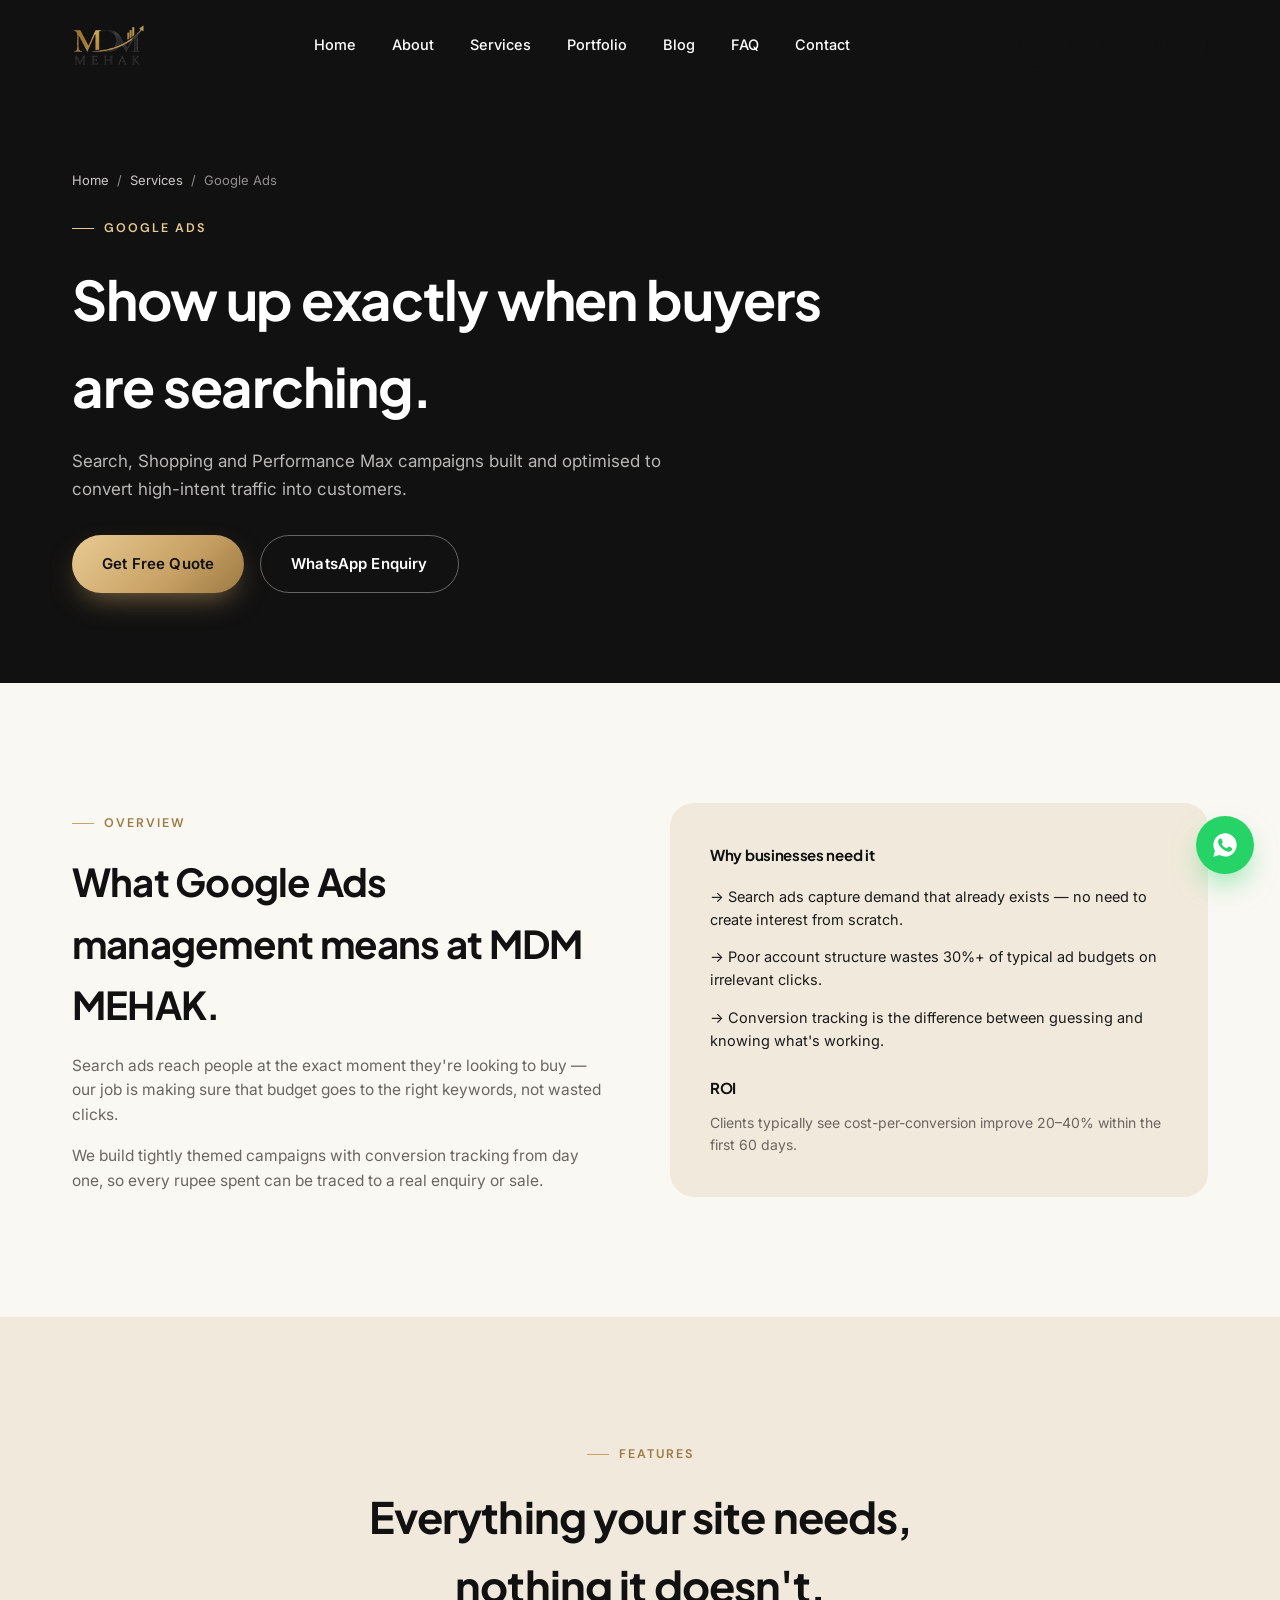
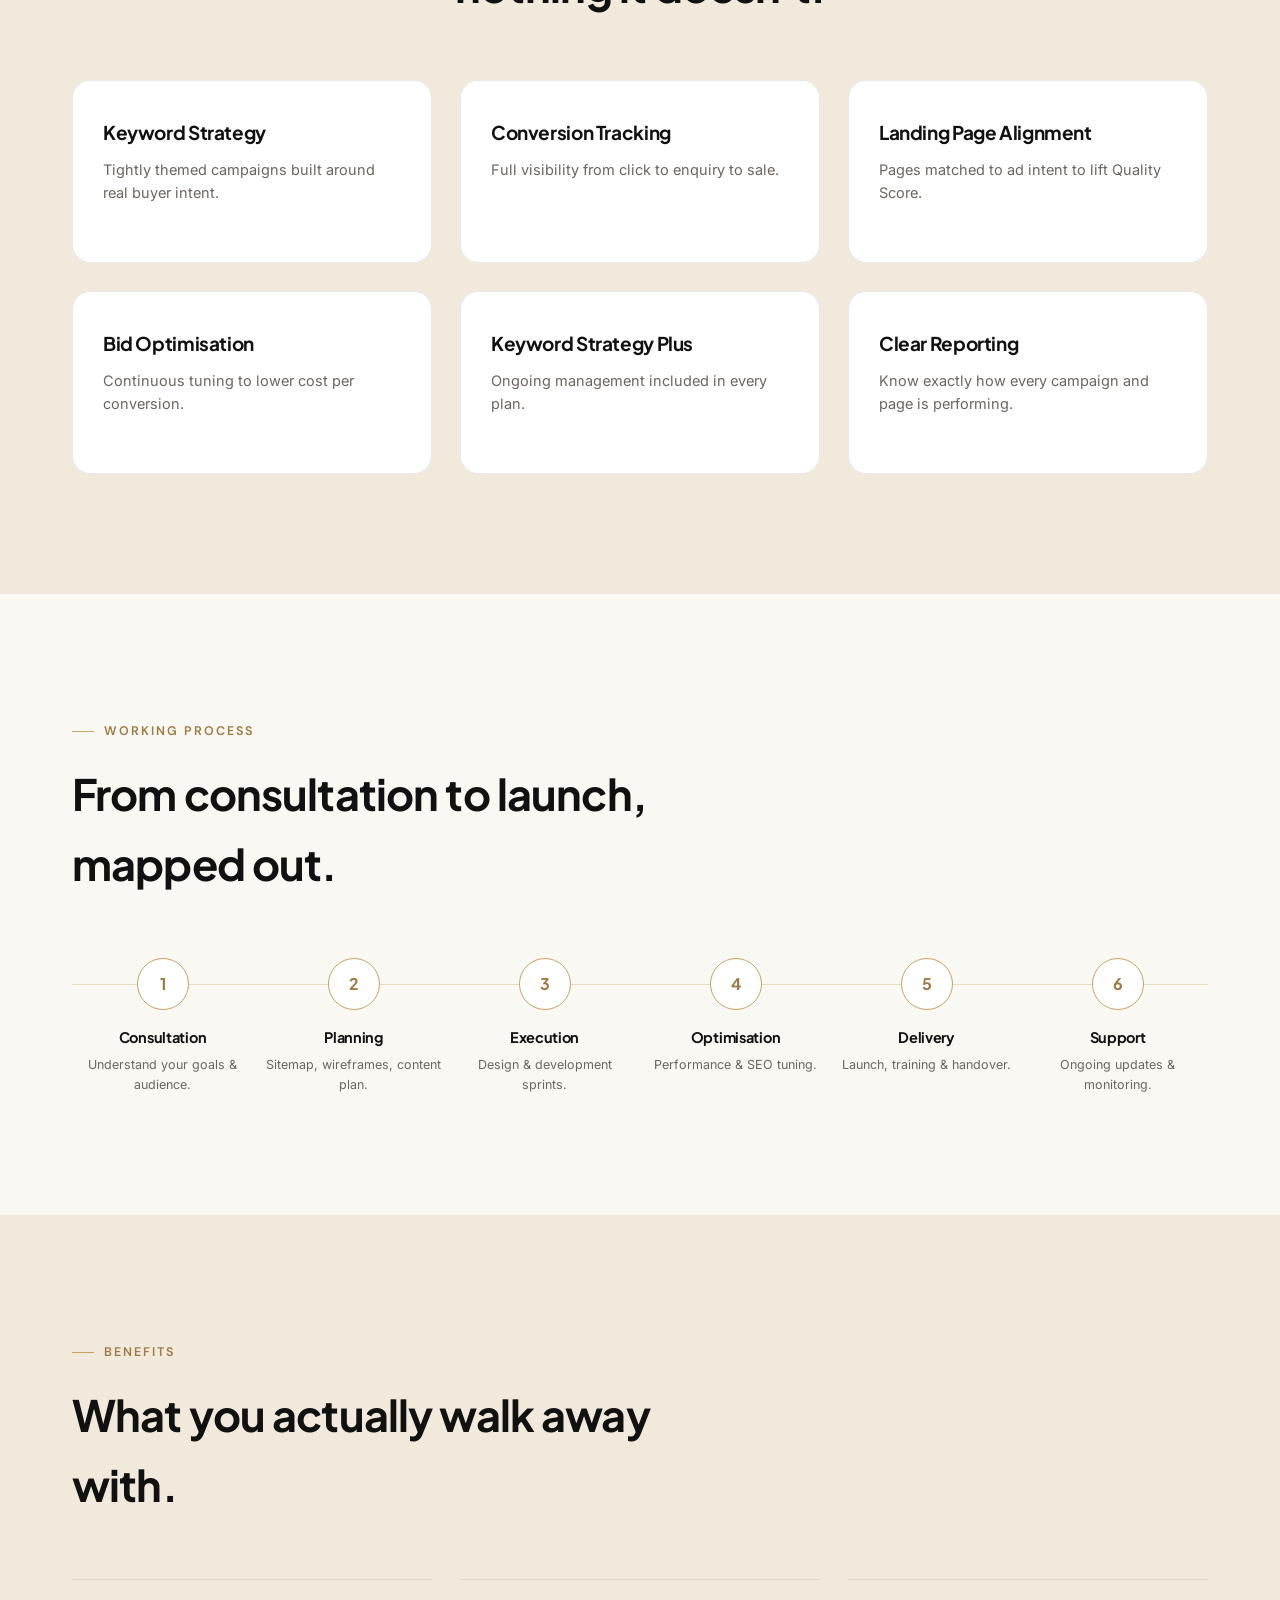
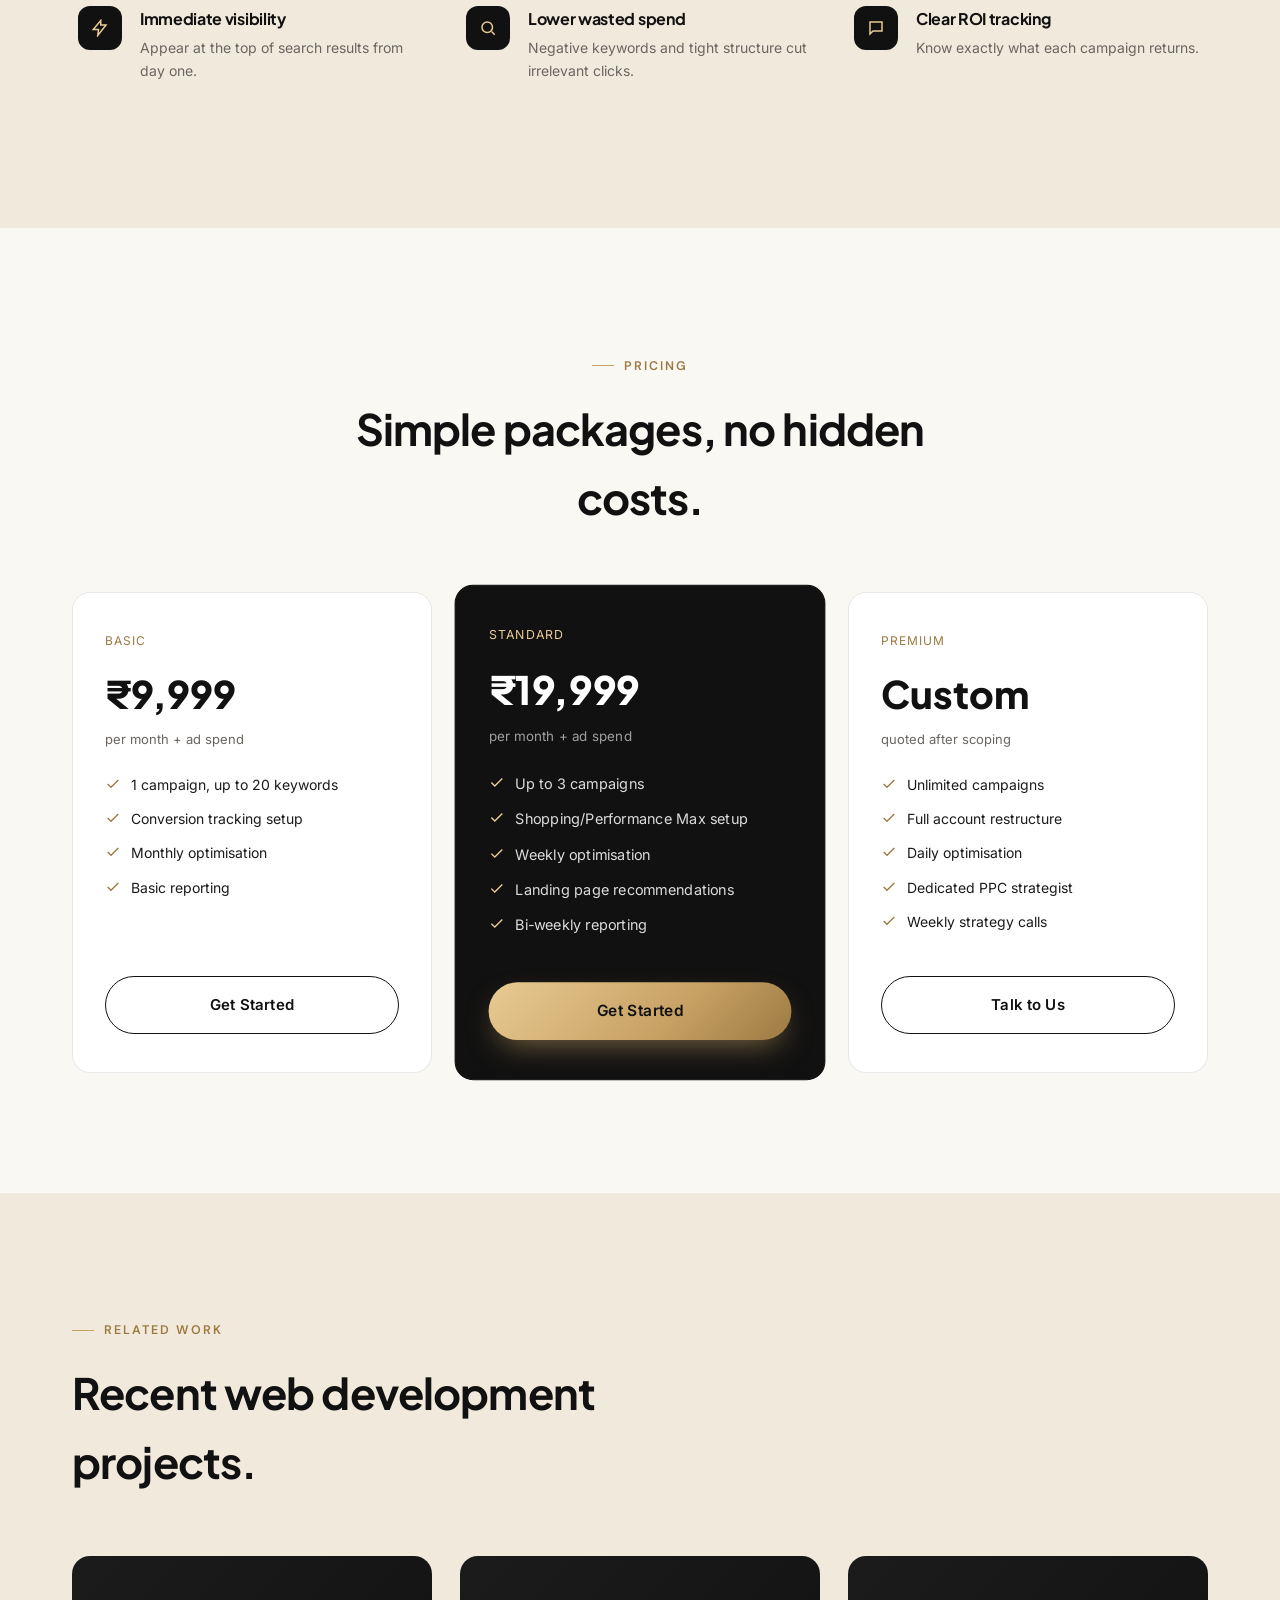
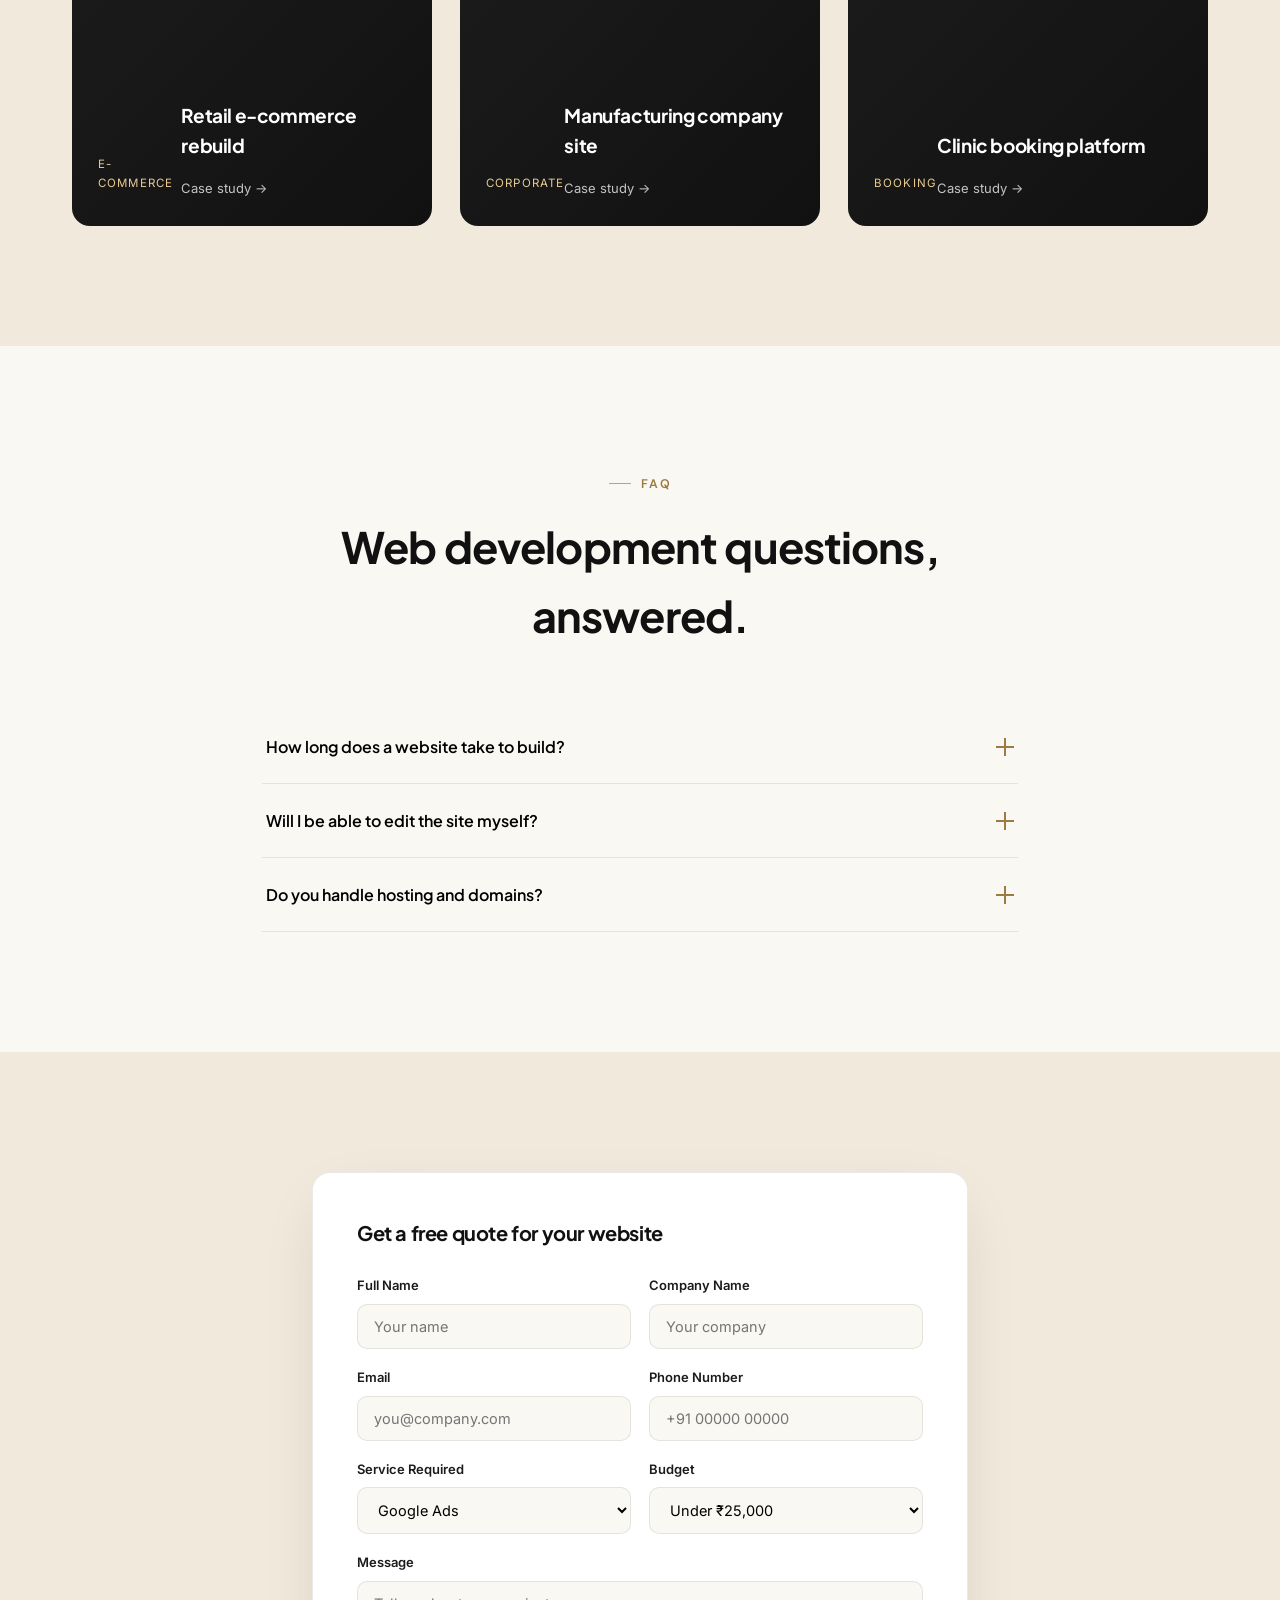
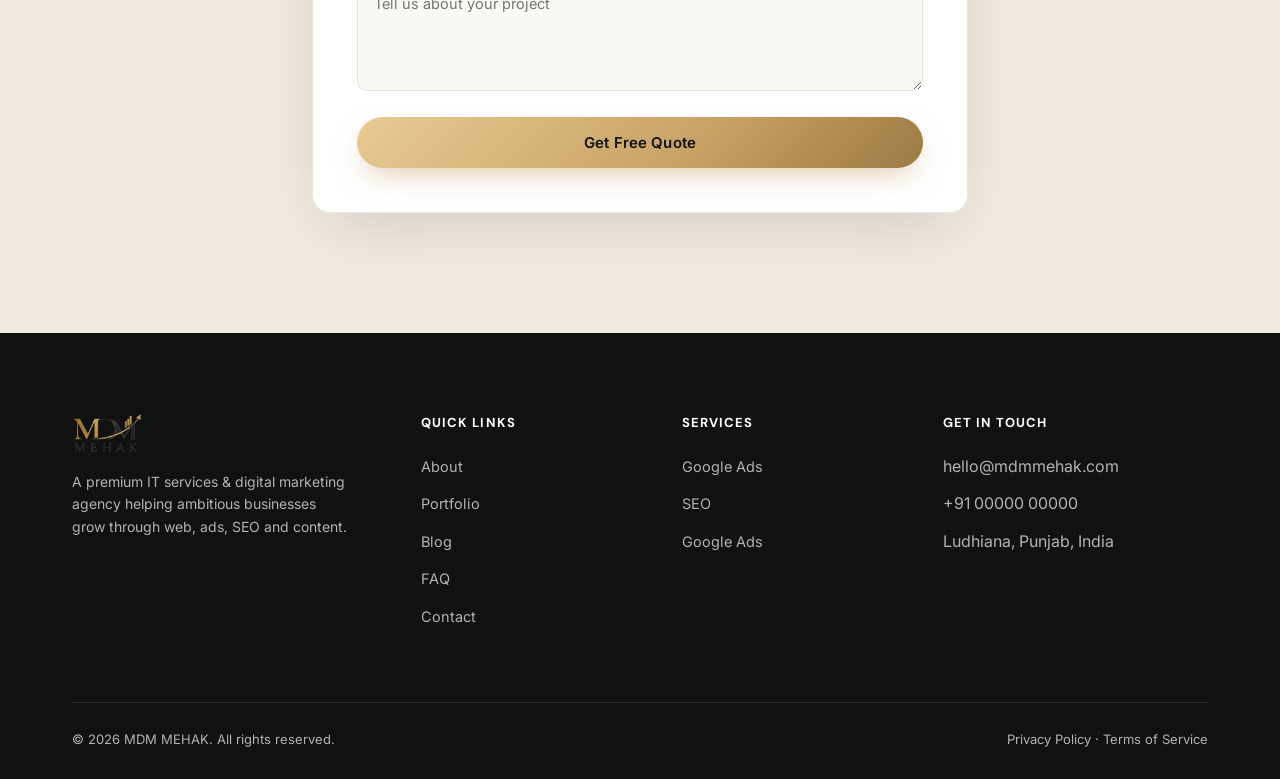
<file: services/google-ads.html>
<!DOCTYPE html>
<html lang="en">
<head> 

  <!-- Google Tag Manager -->
<script>(function(w,d,s,l,i){w[l]=w[l]||[];w[l].push({'gtm.start':
new Date().getTime(),event:'gtm.js'});var f=d.getElementsByTagName(s)[0],
j=d.createElement(s),dl=l!='dataLayer'?'&l='+l:'';j.async=true;j.src=
'https://www.googletagmanager.com/gtm.js?id='+i+dl;f.parentNode.insertBefore(j,f);
})(window,document,'script','dataLayer','GTM-MHF56DGX');</script>
<!-- End Google Tag Manager -->
 
<meta charset="UTF-8">
<meta name="viewport" content="width=device-width, initial-scale=1.0">
<title>Google Ads Services — MDM MEHAK</title>
<meta name="description" content="High-intent Google Search and Shopping campaigns from MDM MEHAK, tuned continuously for the lowest cost per lead.">
<link rel="icon" href="../assets/logo.png">
<link rel="stylesheet" href="../styles.css">
</head>
<body>

  <!-- Google Tag Manager (noscript) -->
<noscript><iframe src="https://www.googletagmanager.com/ns.html?id=GTM-MHF56DGX"
height="0" width="0" style="display:none;visibility:hidden"></iframe></noscript>
<!-- End Google Tag Manager (noscript) -->

<header class="navbar">
  <div class="container nav-inner">
    <a href="../index.html" class="nav-logo"><img src="../assets/logo.png" alt="MDM MEHAK logo"></a>
    <nav class="nav-links" id="navLinks">
      <a href="../index.html">Home</a>
      <a href="../about.html">About</a>
      <div class="dropdown">
        <a href="#">Services</a>
        <div class="dropdown-menu">
          <a href="web-development.html">Google Ads</a>
          <a href="google-my-business.html">Google My Business</a>
          <a href="social-media-ads.html">Social Media Ads</a>
          <a href="google-ads.html">Google Ads</a>
          <a href="ai-video.html">AI Video</a>
          <a href="seo.html">SEO</a>
        </div>
      </div>
      <a href="../portfolio.html">Portfolio</a>
      <a href="../blog.html">Blog</a>
      <a href="../faq.html">FAQ</a>
      <a href="../contact.html">Contact</a>
    </nav>
    <div class="nav-cta">
      <a href="../contact.html" class="btn btn-outline on-light btn-sm">Get Free Consultation</a>
      <button class="nav-toggle" id="navToggle" aria-label="Menu"><span></span><span></span><span></span></button>
    </div>
  </div>
</header>

<!-- HERO -->
<section class="page-hero">
  <div class="container">
    <div class="breadcrumb"><a href="../index.html">Home</a><span>/</span><a href="../index.html#services">Services</a><span>/</span><span>Google Ads</span></div>
    <span class="eyebrow">Google Ads</span>
    <h1>Show up exactly when buyers are searching.</h1>
    <p>Search, Shopping and Performance Max campaigns built and optimised to convert high-intent traffic into customers.</p>
    <div class="hero-actions" style="margin-top:32px;">
      <a href="../contact.html" class="btn btn-gold">Get Free Quote</a>
      <a href="https://wa.me/910000000000" class="btn btn-outline">WhatsApp Enquiry</a>
    </div>
  </div>
</section>

<!-- OVERVIEW -->
<section class="section-pad">
  <div class="container grid-2" style="gap:60px; align-items:center;">
    <div class="reveal">
      <span class="eyebrow">Overview</span>
      <h2 style="margin-top:18px; font-size:clamp(1.8rem,3.2vw,2.4rem);">What Google Ads management means at MDM MEHAK.</h2>
      <p style="color:var(--gray); margin-top:18px; font-size:15.5px;">Search ads reach people at the exact moment they're looking to buy — our job is making sure that budget goes to the right keywords, not wasted clicks.</p>
      <p style="color:var(--gray); margin-top:16px; font-size:15.5px;">We build tightly themed campaigns with conversion tracking from day one, so every rupee spent can be traced to a real enquiry or sale.</p>
    </div>
    <div class="reveal" style="background:var(--paper-dim); border-radius:24px; padding:40px;">
      <h4 style="font-size:15px; margin-bottom:18px;">Why businesses need it</h4>
      <ul style="display:flex; flex-direction:column; gap:14px; font-size:14.5px; color:var(--charcoal);">
        <li>→ Search ads capture demand that already exists — no need to create interest from scratch.</li>
        <li>→ Poor account structure wastes 30%+ of typical ad budgets on irrelevant clicks.</li>
        <li>→ Conversion tracking is the difference between guessing and knowing what's working.</li>
      </ul>
      <h4 style="font-size:15px; margin:24px 0 12px;">ROI</h4>
      <p style="font-size:14px; color:var(--gray);">Clients typically see cost-per-conversion improve 20–40% within the first 60 days.</p>
    </div>
  </div>
</section>

<!-- FEATURES -->
<section class="section-pad bg-dim">
  <div class="container">
    <div class="section-head center reveal" style="margin-left:auto; margin-right:auto;">
      <span class="eyebrow" style="justify-content:center;">Features</span>
      <h2>Everything your site needs, nothing it doesn't.</h2>
    </div>
    <div class="grid-3">
      <div class="service-card reveal"><h3>Keyword Strategy</h3><p>Tightly themed campaigns built around real buyer intent.</p></div>
      <div class="service-card reveal"><h3>Conversion Tracking</h3><p>Full visibility from click to enquiry to sale.</p></div>
      <div class="service-card reveal"><h3>Landing Page Alignment</h3><p>Pages matched to ad intent to lift Quality Score.</p></div>
      <div class="service-card reveal"><h3>Bid Optimisation</h3><p>Continuous tuning to lower cost per conversion.</p></div>
      <div class="service-card reveal"><h3>Keyword Strategy Plus</h3><p>Ongoing management included in every plan.</p></div>
      <div class="service-card reveal"><h3>Clear Reporting</h3><p>Know exactly how every campaign and page is performing.</p></div>
    </div>
  </div>
</section>

<!-- WORKING PROCESS -->
<section class="section-pad">
  <div class="container">
    <div class="section-head reveal">
      <span class="eyebrow">Working process</span>
      <h2>From consultation to launch, mapped out.</h2>
    </div>
    <div class="timeline reveal">
      <div class="tl-step"><div class="num">1</div><h4>Consultation</h4><p>Understand your goals &amp; audience.</p></div>
      <div class="tl-step"><div class="num">2</div><h4>Planning</h4><p>Sitemap, wireframes, content plan.</p></div>
      <div class="tl-step"><div class="num">3</div><h4>Execution</h4><p>Design &amp; development sprints.</p></div>
      <div class="tl-step"><div class="num">4</div><h4>Optimisation</h4><p>Performance &amp; SEO tuning.</p></div>
      <div class="tl-step"><div class="num">5</div><h4>Delivery</h4><p>Launch, training &amp; handover.</p></div>
      <div class="tl-step"><div class="num">6</div><h4>Support</h4><p>Ongoing updates &amp; monitoring.</p></div>
    </div>
  </div>
</section>

<!-- BENEFITS -->
<section class="section-pad bg-dim">
  <div class="container">
    <div class="section-head reveal"><span class="eyebrow">Benefits</span><h2>What you actually walk away with.</h2></div>
    <div class="grid-3">
      <div class="feature-card reveal"><div class="icon"><svg width="18" height="18" viewBox="0 0 24 24" fill="none" stroke="currentColor" stroke-width="2"><path d="M13 2L3 14h7l-1 8 11-14h-7z"/></svg></div><div><h4>Immediate visibility</h4><p>Appear at the top of search results from day one.</p></div></div>
      <div class="feature-card reveal"><div class="icon"><svg width="18" height="18" viewBox="0 0 24 24" fill="none" stroke="currentColor" stroke-width="2"><circle cx="11" cy="11" r="7"/><path d="M21 21l-4.3-4.3"/></svg></div><div><h4>Lower wasted spend</h4><p>Negative keywords and tight structure cut irrelevant clicks.</p></div></div>
      <div class="feature-card reveal"><div class="icon"><svg width="18" height="18" viewBox="0 0 24 24" fill="none" stroke="currentColor" stroke-width="2"><path d="M4 4h16v12H8l-4 4z"/></svg></div><div><h4>Clear ROI tracking</h4><p>Know exactly what each campaign returns.</p></div></div>
    </div>
  </div>
</section>

<!-- PRICING -->
<section class="section-pad">
  <div class="container">
    <div class="section-head center reveal" style="margin-left:auto; margin-right:auto;">
      <span class="eyebrow" style="justify-content:center;">Pricing</span>
      <h2>Simple packages, no hidden costs.</h2>
    </div>
    <div class="grid-3">
      <div class="price-card reveal">
        <span class="tag">Basic</span>
        <div class="amount">₹9,999</div>
        <div class="cycle">per month + ad spend</div>
        <ul><li><svg width="16" height="16" viewBox="0 0 24 24" fill="none" stroke="currentColor" stroke-width="2"><path d="M20 6L9 17l-5-5"/></svg>1 campaign, up to 20 keywords</li><li><svg width="16" height="16" viewBox="0 0 24 24" fill="none" stroke="currentColor" stroke-width="2"><path d="M20 6L9 17l-5-5"/></svg>Conversion tracking setup</li><li><svg width="16" height="16" viewBox="0 0 24 24" fill="none" stroke="currentColor" stroke-width="2"><path d="M20 6L9 17l-5-5"/></svg>Monthly optimisation</li><li><svg width="16" height="16" viewBox="0 0 24 24" fill="none" stroke="currentColor" stroke-width="2"><path d="M20 6L9 17l-5-5"/></svg>Basic reporting</li></ul>
        <a href="../contact.html" class="btn btn-outline on-light btn-block">Get Started</a>
      </div>
      <div class="price-card featured reveal">
        <span class="tag">Standard</span>
        <div class="amount">₹19,999</div>
        <div class="cycle">per month + ad spend</div>
        <ul><li><svg width="16" height="16" viewBox="0 0 24 24" fill="none" stroke="currentColor" stroke-width="2"><path d="M20 6L9 17l-5-5"/></svg>Up to 3 campaigns</li><li><svg width="16" height="16" viewBox="0 0 24 24" fill="none" stroke="currentColor" stroke-width="2"><path d="M20 6L9 17l-5-5"/></svg>Shopping/Performance Max setup</li><li><svg width="16" height="16" viewBox="0 0 24 24" fill="none" stroke="currentColor" stroke-width="2"><path d="M20 6L9 17l-5-5"/></svg>Weekly optimisation</li><li><svg width="16" height="16" viewBox="0 0 24 24" fill="none" stroke="currentColor" stroke-width="2"><path d="M20 6L9 17l-5-5"/></svg>Landing page recommendations</li><li><svg width="16" height="16" viewBox="0 0 24 24" fill="none" stroke="currentColor" stroke-width="2"><path d="M20 6L9 17l-5-5"/></svg>Bi-weekly reporting</li></ul>
        <a href="../contact.html" class="btn btn-gold btn-block">Get Started</a>
      </div>
      <div class="price-card reveal">
        <span class="tag">Premium</span>
        <div class="amount">Custom</div>
        <div class="cycle">quoted after scoping</div>
        <ul><li><svg width="16" height="16" viewBox="0 0 24 24" fill="none" stroke="currentColor" stroke-width="2"><path d="M20 6L9 17l-5-5"/></svg>Unlimited campaigns</li><li><svg width="16" height="16" viewBox="0 0 24 24" fill="none" stroke="currentColor" stroke-width="2"><path d="M20 6L9 17l-5-5"/></svg>Full account restructure</li><li><svg width="16" height="16" viewBox="0 0 24 24" fill="none" stroke="currentColor" stroke-width="2"><path d="M20 6L9 17l-5-5"/></svg>Daily optimisation</li><li><svg width="16" height="16" viewBox="0 0 24 24" fill="none" stroke="currentColor" stroke-width="2"><path d="M20 6L9 17l-5-5"/></svg>Dedicated PPC strategist</li><li><svg width="16" height="16" viewBox="0 0 24 24" fill="none" stroke="currentColor" stroke-width="2"><path d="M20 6L9 17l-5-5"/></svg>Weekly strategy calls</li></ul>
        <a href="../contact.html" class="btn btn-outline on-light btn-block">Talk to Us</a>
      </div>
    </div>
  </div>
</section>

<!-- PORTFOLIO -->
<section class="section-pad bg-dim">
  <div class="container">
    <div class="section-head reveal"><span class="eyebrow">Related work</span><h2>Recent web development projects.</h2></div>
    <div class="grid-3">
      <div class="port-card reveal"><span class="port-tag">E-commerce</span><div><h3>Retail e-commerce rebuild</h3><a class="case-link" href="../portfolio.html">Case study →</a></div></div>
      <div class="port-card reveal"><span class="port-tag">Corporate</span><div><h3>Manufacturing company site</h3><a class="case-link" href="../portfolio.html">Case study →</a></div></div>
      <div class="port-card reveal"><span class="port-tag">Booking</span><div><h3>Clinic booking platform</h3><a class="case-link" href="../portfolio.html">Case study →</a></div></div>
    </div>
  </div>
</section>

<!-- FAQ -->
<section class="section-pad">
  <div class="container" style="max-width:820px;">
    <div class="section-head center reveal" style="margin-left:auto; margin-right:auto;"><span class="eyebrow" style="justify-content:center;">FAQ</span><h2>Web development questions, answered.</h2></div>
    <div class="reveal">
      <div class="faq-item"><button class="faq-q">How long does a website take to build? <span class="plus"></span></button><div class="faq-a"><p>Basic sites launch in 2–3 weeks; Standard in 4–6 weeks; Premium projects are scoped individually.</p></div></div>
      <div class="faq-item"><button class="faq-q">Will I be able to edit the site myself? <span class="plus"></span></button><div class="faq-a"><p>Yes — every site ships with a CMS and a short training session so your team can update content directly.</p></div></div>
      <div class="faq-item"><button class="faq-q">Do you handle hosting and domains? <span class="plus"></span></button><div class="faq-a"><p>We can set up and manage hosting, domains and email for you, or work with your existing provider.</p></div></div>
    </div>
  </div>
</section>

<!-- CONTACT FORM -->
<section class="section-pad bg-dim">
  <div class="container" style="max-width:720px;">
    <div class="form-card reveal">
      <h3 style="font-size:20px; margin-bottom:26px;">Get a free quote for your website</h3>
      <form data-enquiry onsubmit="return false;">
        <div class="form-row">
          <div class="field"><label>Full Name</label><input type="text" required placeholder="Your name"></div>
          <div class="field"><label>Company Name</label><input type="text" placeholder="Your company"></div>
        </div>
        <div class="form-row">
          <div class="field"><label>Email</label><input type="email" required placeholder="you@company.com"></div>
          <div class="field"><label>Phone Number</label><input type="tel" required placeholder="+91 00000 00000"></div>
        </div>
        <div class="form-row">
          <div class="field"><label>Service Required</label><select><option>Google Ads</option><option>Web Development + SEO</option><option>Web Development + Ads</option></select></div>
          <div class="field"><label>Budget</label><select><option>Under ₹25,000</option><option>₹25,000 – ₹50,000</option><option>₹50,000+</option></select></div>
        </div>
        <div class="field"><label>Message</label><textarea placeholder="Tell us about your project"></textarea></div>
        <button type="submit" class="btn btn-gold btn-block">Get Free Quote</button>
      </form>
    </div>
  </div>
</section>

<footer>
  <div class="container">
    <div class="footer-grid">
      <div>
        <div class="footer-logo"><img src="../assets/logo.png" alt="MDM MEHAK"></div>
        <p style="font-size:14px; max-width:280px;">A premium IT services &amp; digital marketing agency helping ambitious businesses grow through web, ads, SEO and content.</p>
      </div>
      <div><h5>Quick Links</h5><ul><li><a href="../about.html">About</a></li><li><a href="../portfolio.html">Portfolio</a></li><li><a href="../blog.html">Blog</a></li><li><a href="../faq.html">FAQ</a></li><li><a href="../contact.html">Contact</a></li></ul></div>
      <div><h5>Services</h5><ul><li><a href="web-development.html">Google Ads</a></li><li><a href="seo.html">SEO</a></li><li><a href="google-ads.html">Google Ads</a></li></ul></div>
      <div><h5>Get In Touch</h5><ul><li>hello@mdmmehak.com</li><li>+91 00000 00000</li><li>Ludhiana, Punjab, India</li></ul></div>
    </div>
    <div class="footer-bottom"><span>© 2026 MDM MEHAK. All rights reserved.</span><span>Privacy Policy · Terms of Service</span></div>
  </div>
</footer>

<a href="https://wa.me/910000000000" class="whatsapp-fab" aria-label="Chat on WhatsApp">
  <svg width="28" height="28" viewBox="0 0 24 24" fill="currentColor"><path d="M12.04 2c-5.5 0-9.96 4.46-9.96 9.96 0 1.76.46 3.48 1.34 5L2 22l5.2-1.36a9.94 9.94 0 0 0 4.84 1.24h.01c5.5 0 9.96-4.46 9.96-9.96S17.54 2 12.04 2zm5.87 14.24c-.25.7-1.45 1.34-2 1.42-.53.08-1.15.11-1.86-.12-.43-.14-.98-.32-1.7-.62-2.98-1.28-4.93-4.28-5.08-4.48-.15-.2-1.22-1.62-1.22-3.1s.78-2.2 1.06-2.5c.27-.3.6-.37.8-.37h.57c.18 0 .43-.02.66.5.25.6.85 2.08.92 2.24.08.15.13.33.02.53-.1.2-.15.32-.3.5-.15.17-.3.38-.44.5-.15.15-.3.3-.13.6.17.3.75 1.24 1.62 2 1.12.98 2.06 1.29 2.37 1.44.3.15.48.13.65-.08.18-.2.75-.87.95-1.17.2-.3.4-.24.66-.15.27.1 1.7.8 2 .95.3.15.5.22.57.34.08.13.08.72-.17 1.42z"/></svg>
</a>
<div class="sticky-cta"><span>Ready to grow? Talk to us today.</span><a href="../contact.html" class="btn btn-gold btn-sm">Get Quote</a></div>

<script src="../script.js"></script>
</body>
</html>
</file>
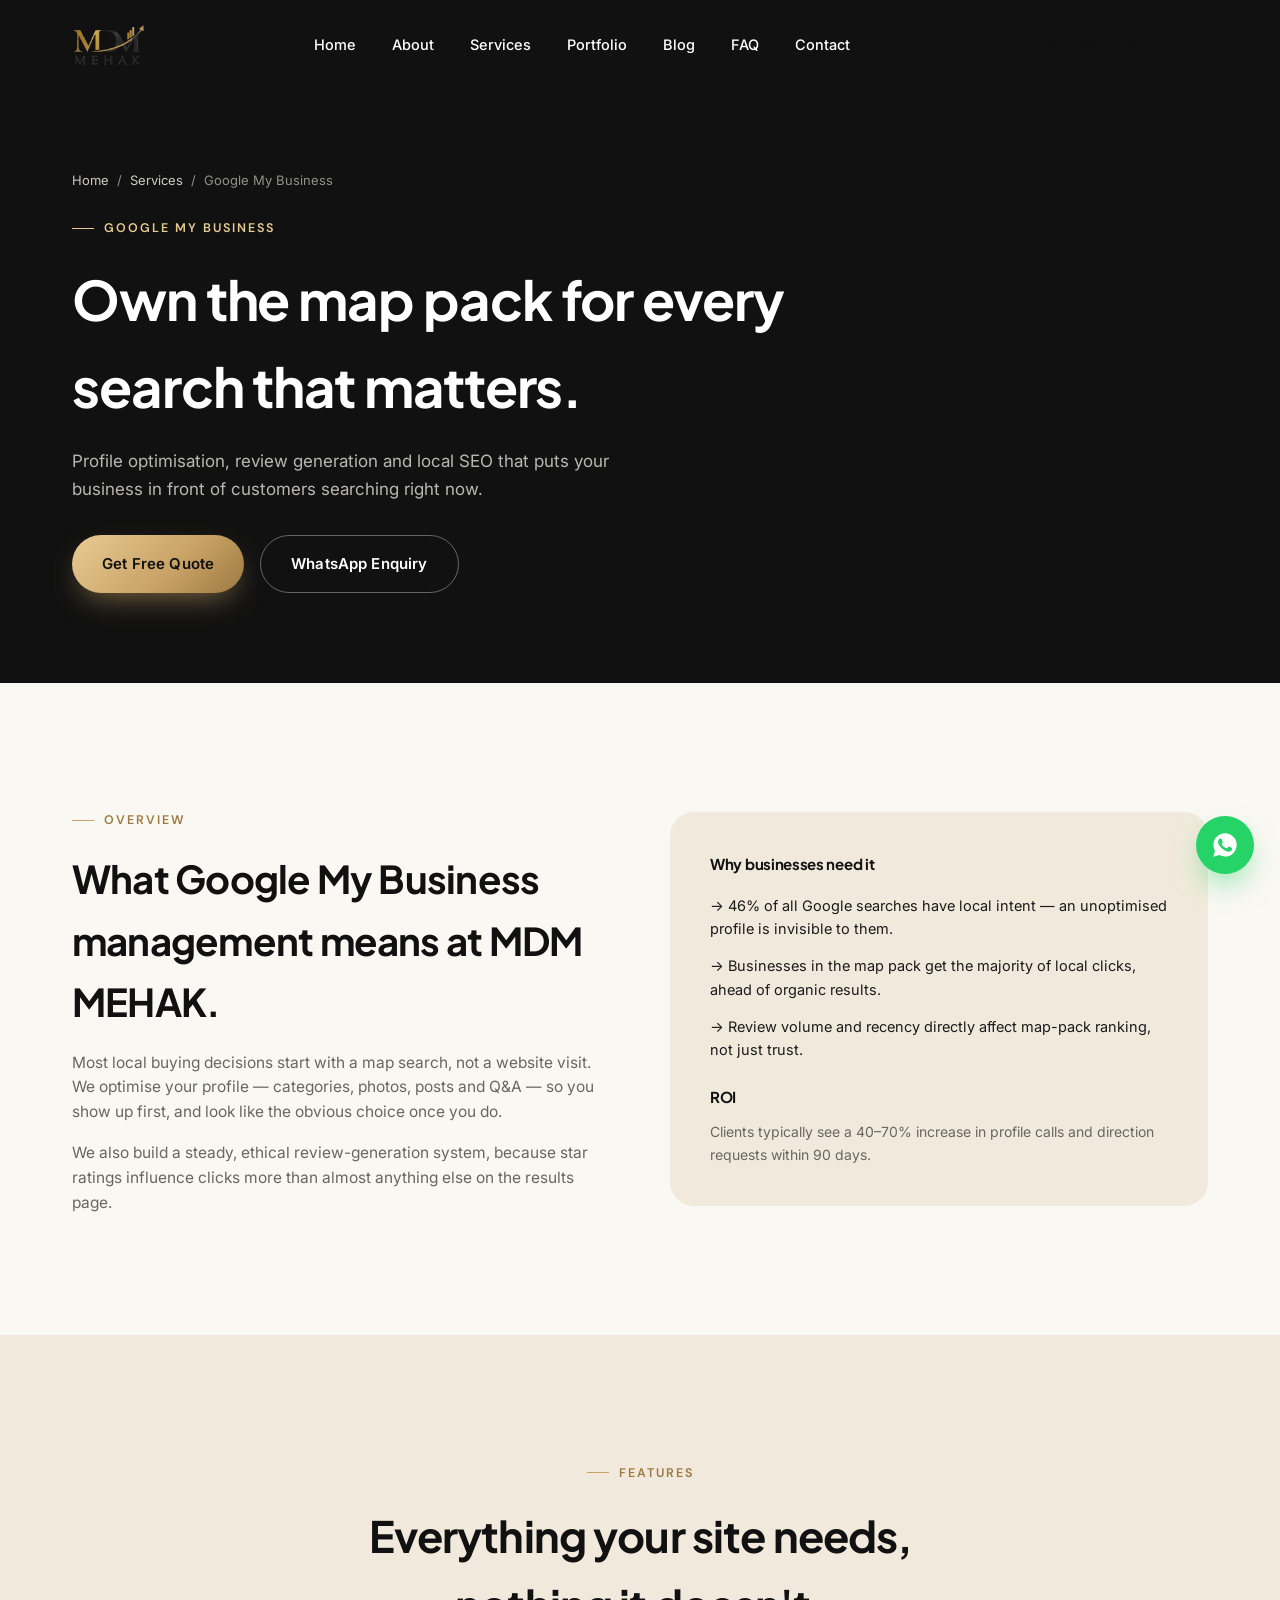
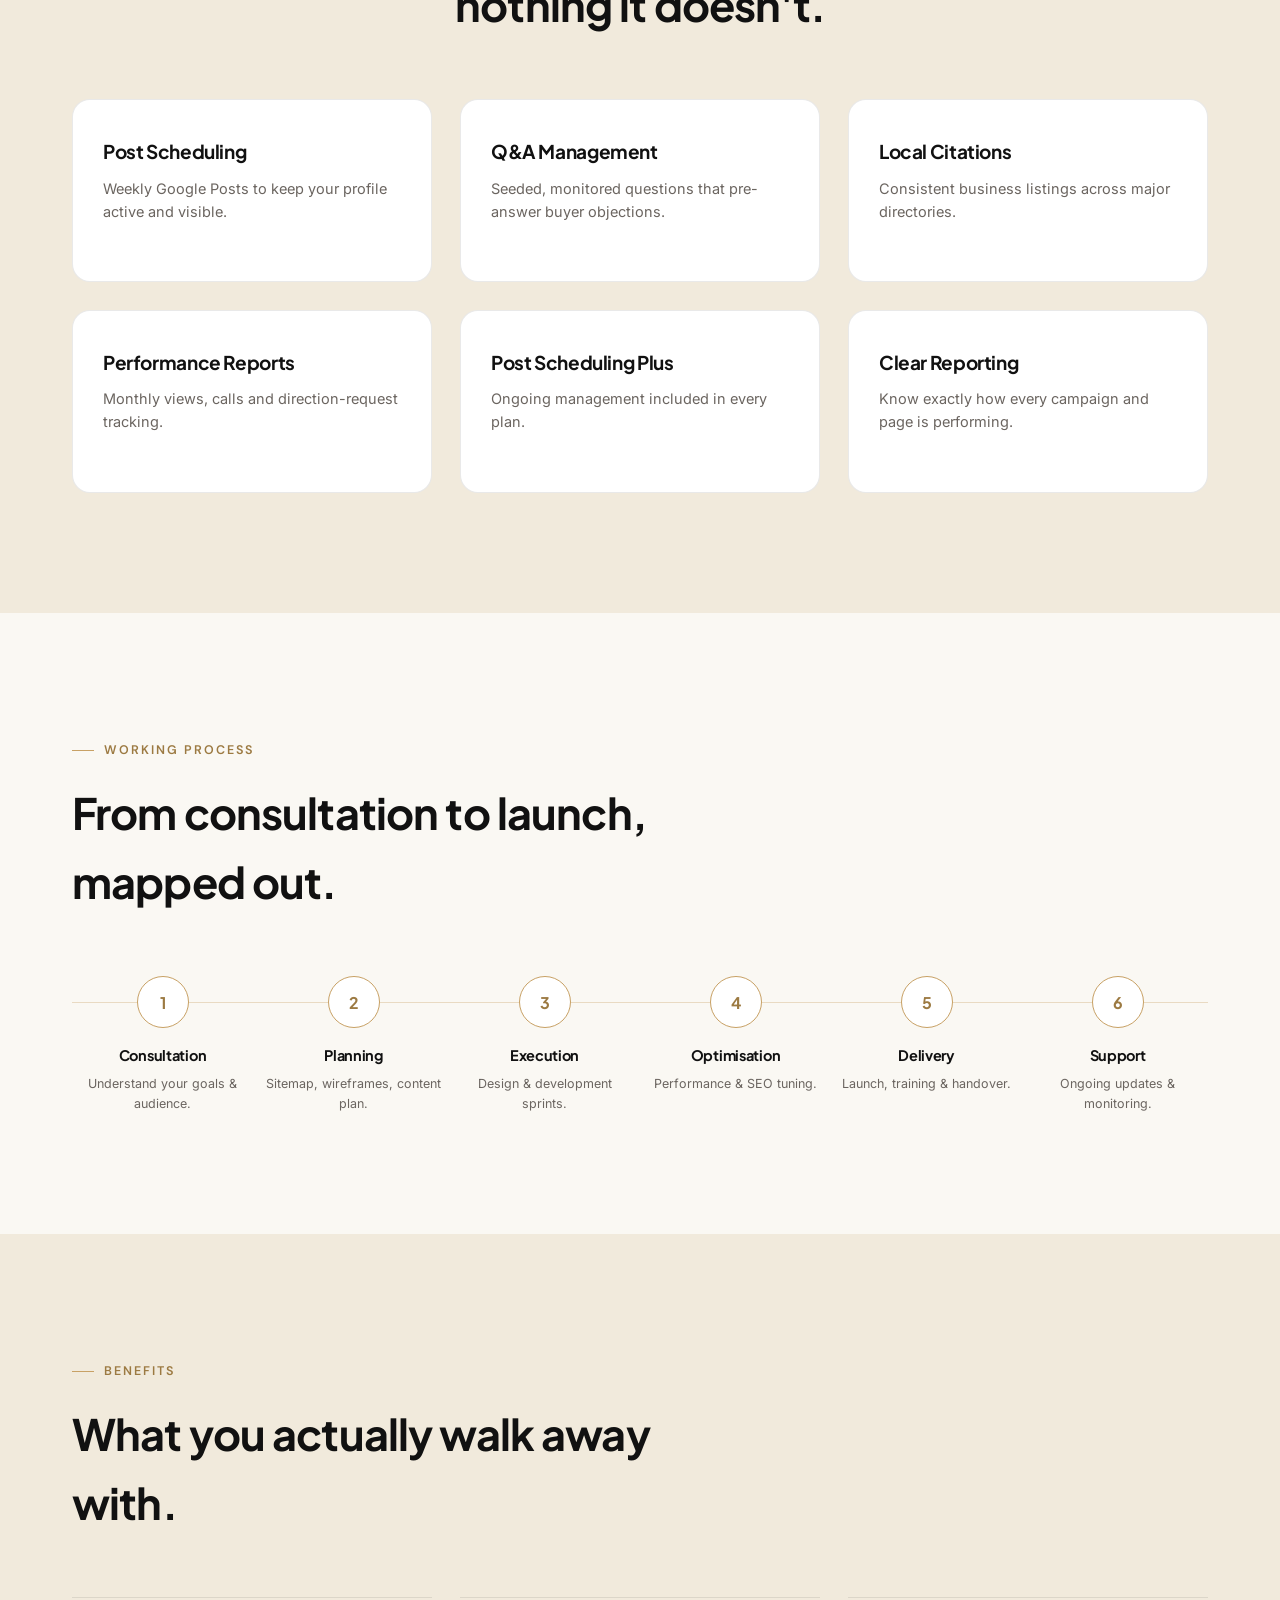
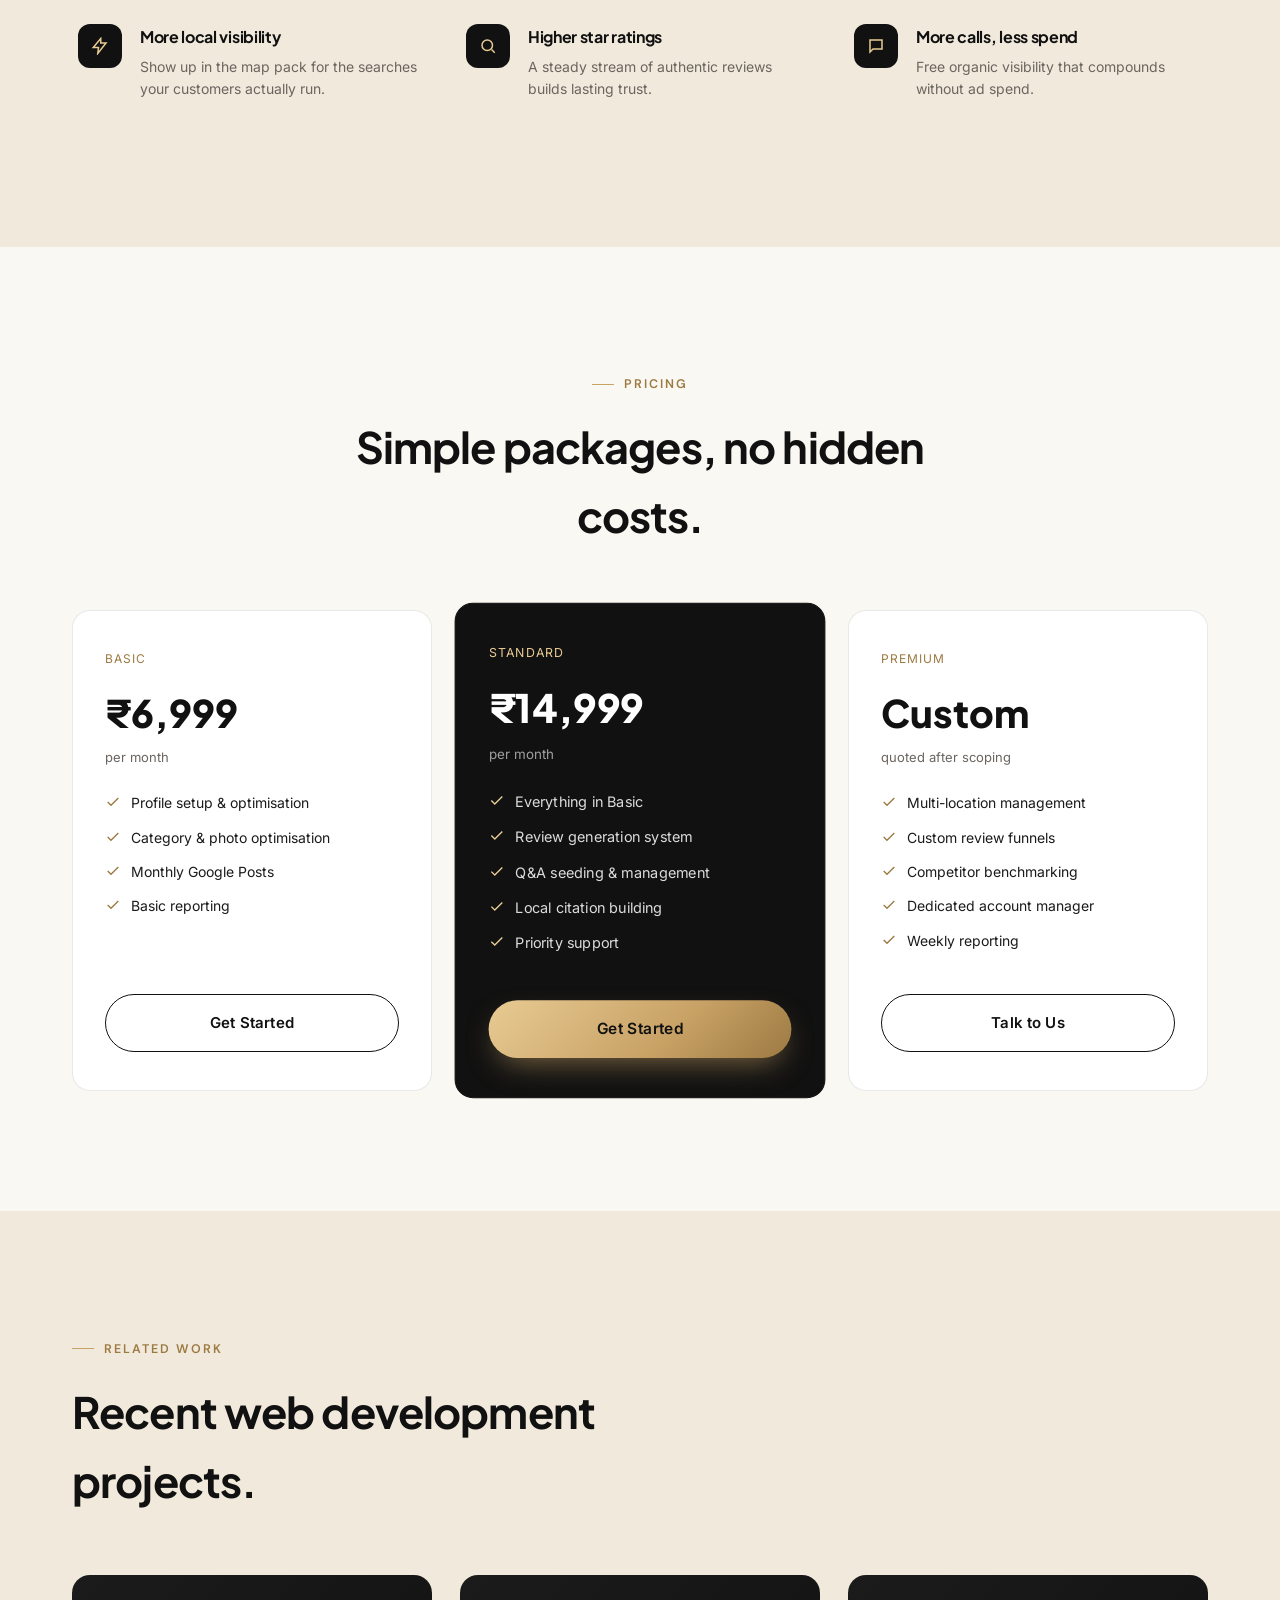
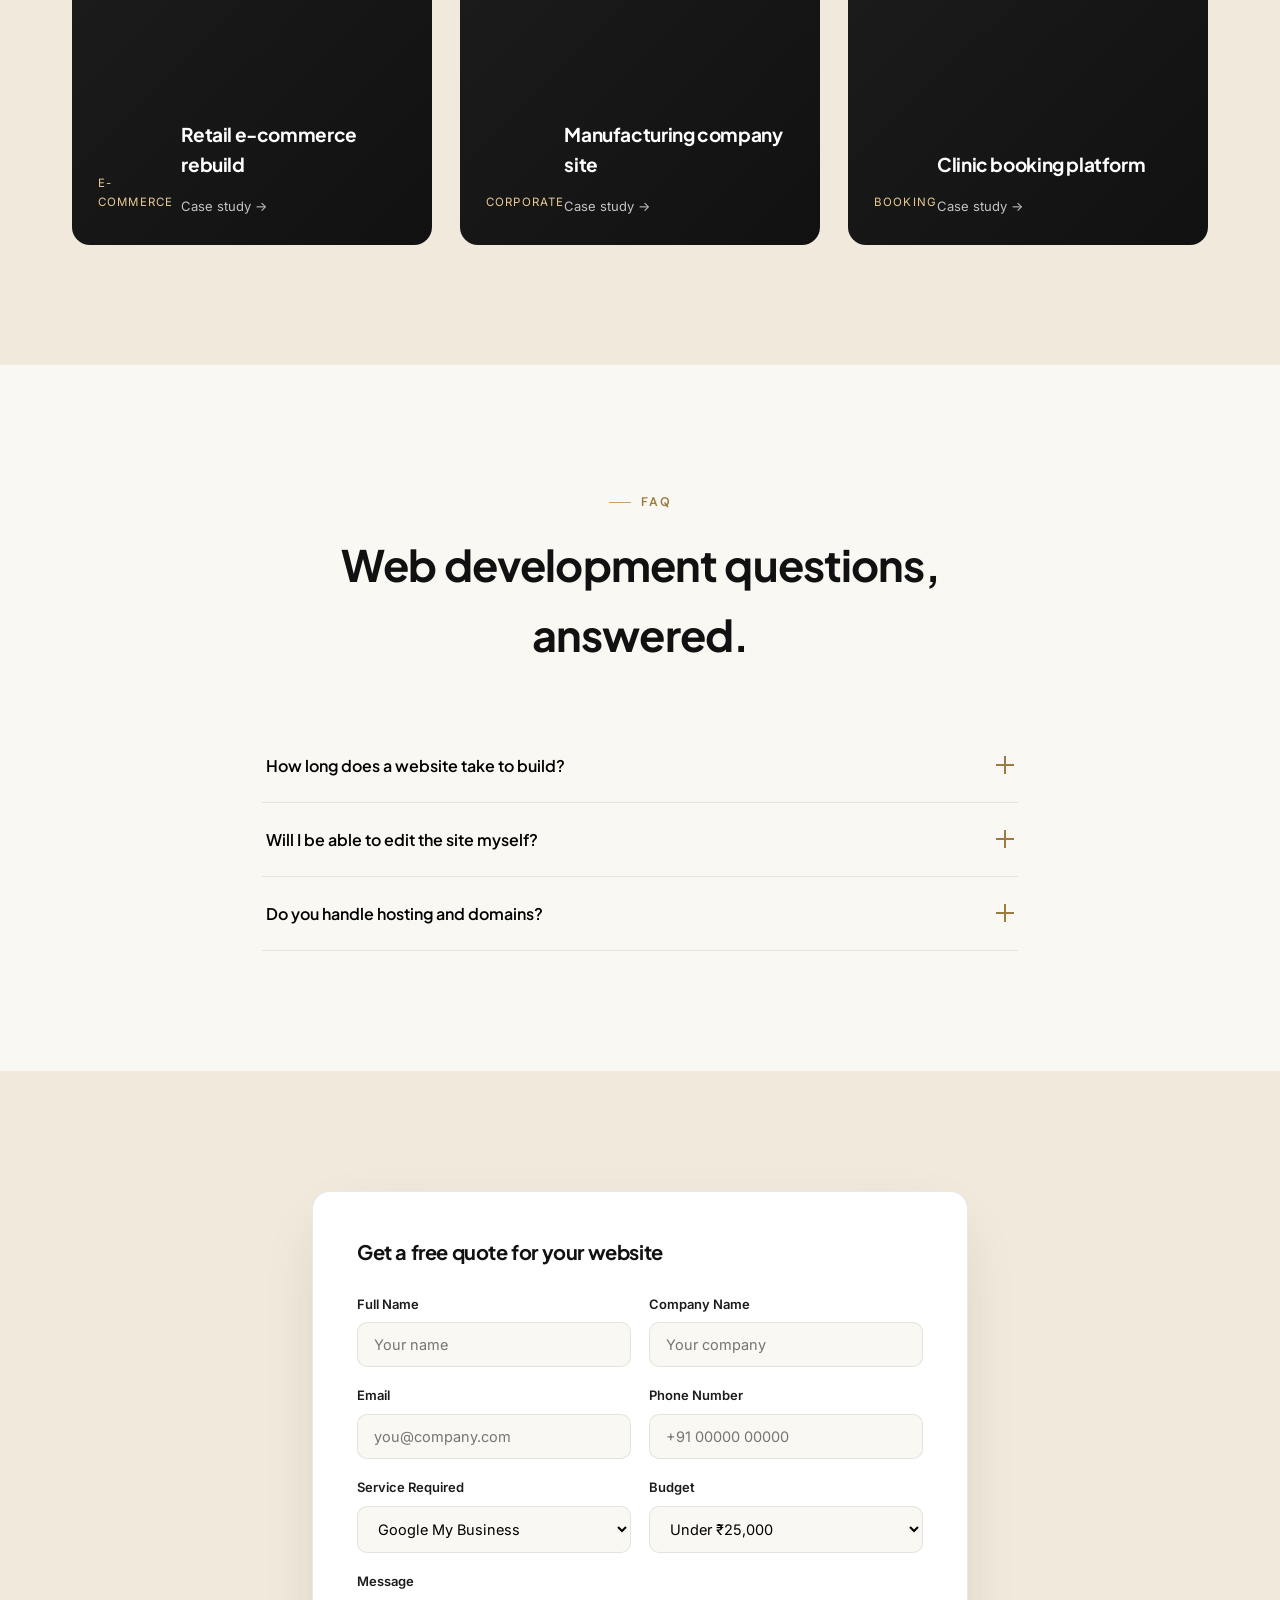
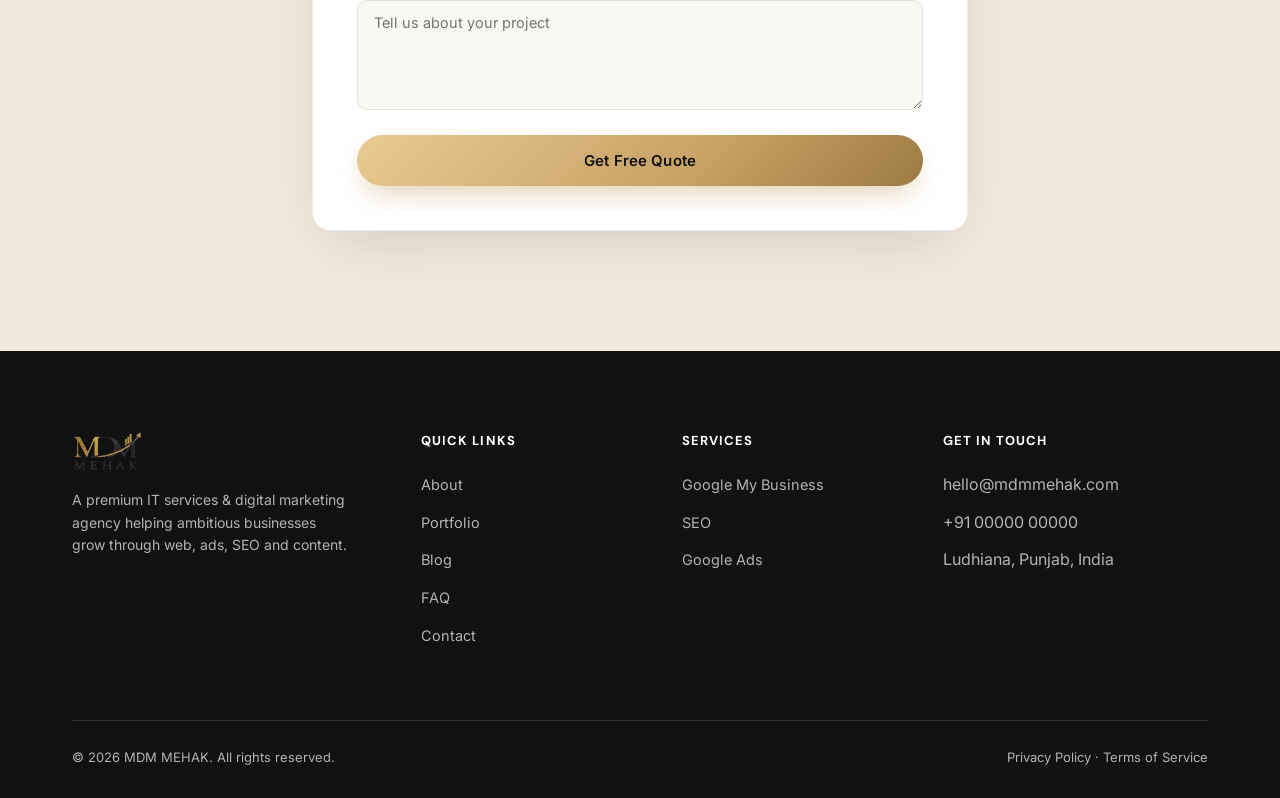
<file: services/google-my-business.html>
<!DOCTYPE html>
<html lang="en">
<head>

  <!-- Google Tag Manager -->
<script>(function(w,d,s,l,i){w[l]=w[l]||[];w[l].push({'gtm.start':
new Date().getTime(),event:'gtm.js'});var f=d.getElementsByTagName(s)[0],
j=d.createElement(s),dl=l!='dataLayer'?'&l='+l:'';j.async=true;j.src=
'https://www.googletagmanager.com/gtm.js?id='+i+dl;f.parentNode.insertBefore(j,f);
})(window,document,'script','dataLayer','GTM-MHF56DGX');</script>
<!-- End Google Tag Manager -->

<meta charset="UTF-8">
<meta name="viewport" content="width=device-width, initial-scale=1.0">
<title>Google My Business Services — MDM MEHAK</title>
<meta name="description" content="Local search & Google Maps optimisation from MDM MEHAK — profile setup, reviews strategy and map-pack visibility.">
<link rel="icon" href="../assets/logo.png">
<link rel="stylesheet" href="../styles.css">
</head>
<body>

  <!-- Google Tag Manager (noscript) -->
<noscript><iframe src="https://www.googletagmanager.com/ns.html?id=GTM-MHF56DGX"
height="0" width="0" style="display:none;visibility:hidden"></iframe></noscript>
<!-- End Google Tag Manager (noscript) -->


<header class="navbar">
  <div class="container nav-inner">
    <a href="../index.html" class="nav-logo"><img src="../assets/logo.png" alt="MDM MEHAK logo"></a>
    <nav class="nav-links" id="navLinks">
      <a href="../index.html">Home</a>
      <a href="../about.html">About</a>
      <div class="dropdown">
        <a href="#">Services</a>
        <div class="dropdown-menu">
          <a href="web-development.html">Google My Business</a>
          <a href="google-my-business.html">Google My Business</a>
          <a href="social-media-ads.html">Social Media Ads</a>
          <a href="google-ads.html">Google Ads</a>
          <a href="ai-video.html">AI Video</a>
          <a href="seo.html">SEO</a>
        </div>
      </div>
      <a href="../portfolio.html">Portfolio</a>
      <a href="../blog.html">Blog</a>
      <a href="../faq.html">FAQ</a>
      <a href="../contact.html">Contact</a>
    </nav>
    <div class="nav-cta">
      <a href="../contact.html" class="btn btn-outline on-light btn-sm">Get Free Consultation</a>
      <button class="nav-toggle" id="navToggle" aria-label="Menu"><span></span><span></span><span></span></button>
    </div>
  </div>
</header>

<!-- HERO -->
<section class="page-hero">
  <div class="container">
    <div class="breadcrumb"><a href="../index.html">Home</a><span>/</span><a href="../index.html#services">Services</a><span>/</span><span>Google My Business</span></div>
    <span class="eyebrow">Google My Business</span>
    <h1>Own the map pack for every search that matters.</h1>
    <p>Profile optimisation, review generation and local SEO that puts your business in front of customers searching right now.</p>
    <div class="hero-actions" style="margin-top:32px;">
      <a href="../contact.html" class="btn btn-gold">Get Free Quote</a>
      <a href="https://wa.me/910000000000" class="btn btn-outline">WhatsApp Enquiry</a>
    </div>
  </div>
</section>

<!-- OVERVIEW -->
<section class="section-pad">
  <div class="container grid-2" style="gap:60px; align-items:center;">
    <div class="reveal">
      <span class="eyebrow">Overview</span>
      <h2 style="margin-top:18px; font-size:clamp(1.8rem,3.2vw,2.4rem);">What Google My Business management means at MDM MEHAK.</h2>
      <p style="color:var(--gray); margin-top:18px; font-size:15.5px;">Most local buying decisions start with a map search, not a website visit. We optimise your profile — categories, photos, posts and Q&amp;A — so you show up first, and look like the obvious choice once you do.</p>
      <p style="color:var(--gray); margin-top:16px; font-size:15.5px;">We also build a steady, ethical review-generation system, because star ratings influence clicks more than almost anything else on the results page.</p>
    </div>
    <div class="reveal" style="background:var(--paper-dim); border-radius:24px; padding:40px;">
      <h4 style="font-size:15px; margin-bottom:18px;">Why businesses need it</h4>
      <ul style="display:flex; flex-direction:column; gap:14px; font-size:14.5px; color:var(--charcoal);">
        <li>→ 46% of all Google searches have local intent — an unoptimised profile is invisible to them.</li>
        <li>→ Businesses in the map pack get the majority of local clicks, ahead of organic results.</li>
        <li>→ Review volume and recency directly affect map-pack ranking, not just trust.</li>
      </ul>
      <h4 style="font-size:15px; margin:24px 0 12px;">ROI</h4>
      <p style="font-size:14px; color:var(--gray);">Clients typically see a 40–70% increase in profile calls and direction requests within 90 days.</p>
    </div>
  </div>
</section>

<!-- FEATURES -->
<section class="section-pad bg-dim">
  <div class="container">
    <div class="section-head center reveal" style="margin-left:auto; margin-right:auto;">
      <span class="eyebrow" style="justify-content:center;">Features</span>
      <h2>Everything your site needs, nothing it doesn't.</h2>
    </div>
    <div class="grid-3">
      <div class="service-card reveal"><h3>Post Scheduling</h3><p>Weekly Google Posts to keep your profile active and visible.</p></div>
      <div class="service-card reveal"><h3>Q&amp;A Management</h3><p>Seeded, monitored questions that pre-answer buyer objections.</p></div>
      <div class="service-card reveal"><h3>Local Citations</h3><p>Consistent business listings across major directories.</p></div>
      <div class="service-card reveal"><h3>Performance Reports</h3><p>Monthly views, calls and direction-request tracking.</p></div>
      <div class="service-card reveal"><h3>Post Scheduling Plus</h3><p>Ongoing management included in every plan.</p></div>
      <div class="service-card reveal"><h3>Clear Reporting</h3><p>Know exactly how every campaign and page is performing.</p></div>
    </div>
  </div>
</section>

<!-- WORKING PROCESS -->
<section class="section-pad">
  <div class="container">
    <div class="section-head reveal">
      <span class="eyebrow">Working process</span>
      <h2>From consultation to launch, mapped out.</h2>
    </div>
    <div class="timeline reveal">
      <div class="tl-step"><div class="num">1</div><h4>Consultation</h4><p>Understand your goals &amp; audience.</p></div>
      <div class="tl-step"><div class="num">2</div><h4>Planning</h4><p>Sitemap, wireframes, content plan.</p></div>
      <div class="tl-step"><div class="num">3</div><h4>Execution</h4><p>Design &amp; development sprints.</p></div>
      <div class="tl-step"><div class="num">4</div><h4>Optimisation</h4><p>Performance &amp; SEO tuning.</p></div>
      <div class="tl-step"><div class="num">5</div><h4>Delivery</h4><p>Launch, training &amp; handover.</p></div>
      <div class="tl-step"><div class="num">6</div><h4>Support</h4><p>Ongoing updates &amp; monitoring.</p></div>
    </div>
  </div>
</section>

<!-- BENEFITS -->
<section class="section-pad bg-dim">
  <div class="container">
    <div class="section-head reveal"><span class="eyebrow">Benefits</span><h2>What you actually walk away with.</h2></div>
    <div class="grid-3">
      <div class="feature-card reveal"><div class="icon"><svg width="18" height="18" viewBox="0 0 24 24" fill="none" stroke="currentColor" stroke-width="2"><path d="M13 2L3 14h7l-1 8 11-14h-7z"/></svg></div><div><h4>More local visibility</h4><p>Show up in the map pack for the searches your customers actually run.</p></div></div>
      <div class="feature-card reveal"><div class="icon"><svg width="18" height="18" viewBox="0 0 24 24" fill="none" stroke="currentColor" stroke-width="2"><circle cx="11" cy="11" r="7"/><path d="M21 21l-4.3-4.3"/></svg></div><div><h4>Higher star ratings</h4><p>A steady stream of authentic reviews builds lasting trust.</p></div></div>
      <div class="feature-card reveal"><div class="icon"><svg width="18" height="18" viewBox="0 0 24 24" fill="none" stroke="currentColor" stroke-width="2"><path d="M4 4h16v12H8l-4 4z"/></svg></div><div><h4>More calls, less spend</h4><p>Free organic visibility that compounds without ad spend.</p></div></div>
    </div>
  </div>
</section>

<!-- PRICING -->
<section class="section-pad">
  <div class="container">
    <div class="section-head center reveal" style="margin-left:auto; margin-right:auto;">
      <span class="eyebrow" style="justify-content:center;">Pricing</span>
      <h2>Simple packages, no hidden costs.</h2>
    </div>
    <div class="grid-3">
      <div class="price-card reveal">
        <span class="tag">Basic</span>
        <div class="amount">₹6,999</div>
        <div class="cycle">per month</div>
        <ul><li><svg width="16" height="16" viewBox="0 0 24 24" fill="none" stroke="currentColor" stroke-width="2"><path d="M20 6L9 17l-5-5"/></svg>Profile setup &amp; optimisation</li><li><svg width="16" height="16" viewBox="0 0 24 24" fill="none" stroke="currentColor" stroke-width="2"><path d="M20 6L9 17l-5-5"/></svg>Category &amp; photo optimisation</li><li><svg width="16" height="16" viewBox="0 0 24 24" fill="none" stroke="currentColor" stroke-width="2"><path d="M20 6L9 17l-5-5"/></svg>Monthly Google Posts</li><li><svg width="16" height="16" viewBox="0 0 24 24" fill="none" stroke="currentColor" stroke-width="2"><path d="M20 6L9 17l-5-5"/></svg>Basic reporting</li></ul>
        <a href="../contact.html" class="btn btn-outline on-light btn-block">Get Started</a>
      </div>
      <div class="price-card featured reveal">
        <span class="tag">Standard</span>
        <div class="amount">₹14,999</div>
        <div class="cycle">per month</div>
        <ul><li><svg width="16" height="16" viewBox="0 0 24 24" fill="none" stroke="currentColor" stroke-width="2"><path d="M20 6L9 17l-5-5"/></svg>Everything in Basic</li><li><svg width="16" height="16" viewBox="0 0 24 24" fill="none" stroke="currentColor" stroke-width="2"><path d="M20 6L9 17l-5-5"/></svg>Review generation system</li><li><svg width="16" height="16" viewBox="0 0 24 24" fill="none" stroke="currentColor" stroke-width="2"><path d="M20 6L9 17l-5-5"/></svg>Q&amp;A seeding &amp; management</li><li><svg width="16" height="16" viewBox="0 0 24 24" fill="none" stroke="currentColor" stroke-width="2"><path d="M20 6L9 17l-5-5"/></svg>Local citation building</li><li><svg width="16" height="16" viewBox="0 0 24 24" fill="none" stroke="currentColor" stroke-width="2"><path d="M20 6L9 17l-5-5"/></svg>Priority support</li></ul>
        <a href="../contact.html" class="btn btn-gold btn-block">Get Started</a>
      </div>
      <div class="price-card reveal">
        <span class="tag">Premium</span>
        <div class="amount">Custom</div>
        <div class="cycle">quoted after scoping</div>
        <ul><li><svg width="16" height="16" viewBox="0 0 24 24" fill="none" stroke="currentColor" stroke-width="2"><path d="M20 6L9 17l-5-5"/></svg>Multi-location management</li><li><svg width="16" height="16" viewBox="0 0 24 24" fill="none" stroke="currentColor" stroke-width="2"><path d="M20 6L9 17l-5-5"/></svg>Custom review funnels</li><li><svg width="16" height="16" viewBox="0 0 24 24" fill="none" stroke="currentColor" stroke-width="2"><path d="M20 6L9 17l-5-5"/></svg>Competitor benchmarking</li><li><svg width="16" height="16" viewBox="0 0 24 24" fill="none" stroke="currentColor" stroke-width="2"><path d="M20 6L9 17l-5-5"/></svg>Dedicated account manager</li><li><svg width="16" height="16" viewBox="0 0 24 24" fill="none" stroke="currentColor" stroke-width="2"><path d="M20 6L9 17l-5-5"/></svg>Weekly reporting</li></ul>
        <a href="../contact.html" class="btn btn-outline on-light btn-block">Talk to Us</a>
      </div>
    </div>
  </div>
</section>

<!-- PORTFOLIO -->
<section class="section-pad bg-dim">
  <div class="container">
    <div class="section-head reveal"><span class="eyebrow">Related work</span><h2>Recent web development projects.</h2></div>
    <div class="grid-3">
      <div class="port-card reveal"><span class="port-tag">E-commerce</span><div><h3>Retail e-commerce rebuild</h3><a class="case-link" href="../portfolio.html">Case study →</a></div></div>
      <div class="port-card reveal"><span class="port-tag">Corporate</span><div><h3>Manufacturing company site</h3><a class="case-link" href="../portfolio.html">Case study →</a></div></div>
      <div class="port-card reveal"><span class="port-tag">Booking</span><div><h3>Clinic booking platform</h3><a class="case-link" href="../portfolio.html">Case study →</a></div></div>
    </div>
  </div>
</section>

<!-- FAQ -->
<section class="section-pad">
  <div class="container" style="max-width:820px;">
    <div class="section-head center reveal" style="margin-left:auto; margin-right:auto;"><span class="eyebrow" style="justify-content:center;">FAQ</span><h2>Web development questions, answered.</h2></div>
    <div class="reveal">
      <div class="faq-item"><button class="faq-q">How long does a website take to build? <span class="plus"></span></button><div class="faq-a"><p>Basic sites launch in 2–3 weeks; Standard in 4–6 weeks; Premium projects are scoped individually.</p></div></div>
      <div class="faq-item"><button class="faq-q">Will I be able to edit the site myself? <span class="plus"></span></button><div class="faq-a"><p>Yes — every site ships with a CMS and a short training session so your team can update content directly.</p></div></div>
      <div class="faq-item"><button class="faq-q">Do you handle hosting and domains? <span class="plus"></span></button><div class="faq-a"><p>We can set up and manage hosting, domains and email for you, or work with your existing provider.</p></div></div>
    </div>
  </div>
</section>

<!-- CONTACT FORM -->
<section class="section-pad bg-dim">
  <div class="container" style="max-width:720px;">
    <div class="form-card reveal">
      <h3 style="font-size:20px; margin-bottom:26px;">Get a free quote for your website</h3>
      <form data-enquiry onsubmit="return false;">
        <div class="form-row">
          <div class="field"><label>Full Name</label><input type="text" required placeholder="Your name"></div>
          <div class="field"><label>Company Name</label><input type="text" placeholder="Your company"></div>
        </div>
        <div class="form-row">
          <div class="field"><label>Email</label><input type="email" required placeholder="you@company.com"></div>
          <div class="field"><label>Phone Number</label><input type="tel" required placeholder="+91 00000 00000"></div>
        </div>
        <div class="form-row">
          <div class="field"><label>Service Required</label><select><option>Google My Business</option><option>Web Development + SEO</option><option>Web Development + Ads</option></select></div>
          <div class="field"><label>Budget</label><select><option>Under ₹25,000</option><option>₹25,000 – ₹50,000</option><option>₹50,000+</option></select></div>
        </div>
        <div class="field"><label>Message</label><textarea placeholder="Tell us about your project"></textarea></div>
        <button type="submit" class="btn btn-gold btn-block">Get Free Quote</button>
      </form>
    </div>
  </div>
</section>

<footer>
  <div class="container">
    <div class="footer-grid">
      <div>
        <div class="footer-logo"><img src="../assets/logo.png" alt="MDM MEHAK"></div>
        <p style="font-size:14px; max-width:280px;">A premium IT services &amp; digital marketing agency helping ambitious businesses grow through web, ads, SEO and content.</p>
      </div>
      <div><h5>Quick Links</h5><ul><li><a href="../about.html">About</a></li><li><a href="../portfolio.html">Portfolio</a></li><li><a href="../blog.html">Blog</a></li><li><a href="../faq.html">FAQ</a></li><li><a href="../contact.html">Contact</a></li></ul></div>
      <div><h5>Services</h5><ul><li><a href="web-development.html">Google My Business</a></li><li><a href="seo.html">SEO</a></li><li><a href="google-ads.html">Google Ads</a></li></ul></div>
      <div><h5>Get In Touch</h5><ul><li>hello@mdmmehak.com</li><li>+91 00000 00000</li><li>Ludhiana, Punjab, India</li></ul></div>
    </div>
    <div class="footer-bottom"><span>© 2026 MDM MEHAK. All rights reserved.</span><span>Privacy Policy · Terms of Service</span></div>
  </div>
</footer>

<a href="https://wa.me/910000000000" class="whatsapp-fab" aria-label="Chat on WhatsApp">
  <svg width="28" height="28" viewBox="0 0 24 24" fill="currentColor"><path d="M12.04 2c-5.5 0-9.96 4.46-9.96 9.96 0 1.76.46 3.48 1.34 5L2 22l5.2-1.36a9.94 9.94 0 0 0 4.84 1.24h.01c5.5 0 9.96-4.46 9.96-9.96S17.54 2 12.04 2zm5.87 14.24c-.25.7-1.45 1.34-2 1.42-.53.08-1.15.11-1.86-.12-.43-.14-.98-.32-1.7-.62-2.98-1.28-4.93-4.28-5.08-4.48-.15-.2-1.22-1.62-1.22-3.1s.78-2.2 1.06-2.5c.27-.3.6-.37.8-.37h.57c.18 0 .43-.02.66.5.25.6.85 2.08.92 2.24.08.15.13.33.02.53-.1.2-.15.32-.3.5-.15.17-.3.38-.44.5-.15.15-.3.3-.13.6.17.3.75 1.24 1.62 2 1.12.98 2.06 1.29 2.37 1.44.3.15.48.13.65-.08.18-.2.75-.87.95-1.17.2-.3.4-.24.66-.15.27.1 1.7.8 2 .95.3.15.5.22.57.34.08.13.08.72-.17 1.42z"/></svg>
</a>
<div class="sticky-cta"><span>Ready to grow? Talk to us today.</span><a href="../contact.html" class="btn btn-gold btn-sm">Get Quote</a></div>

<script src="../script.js"></script>
</body>
</html>
</file>
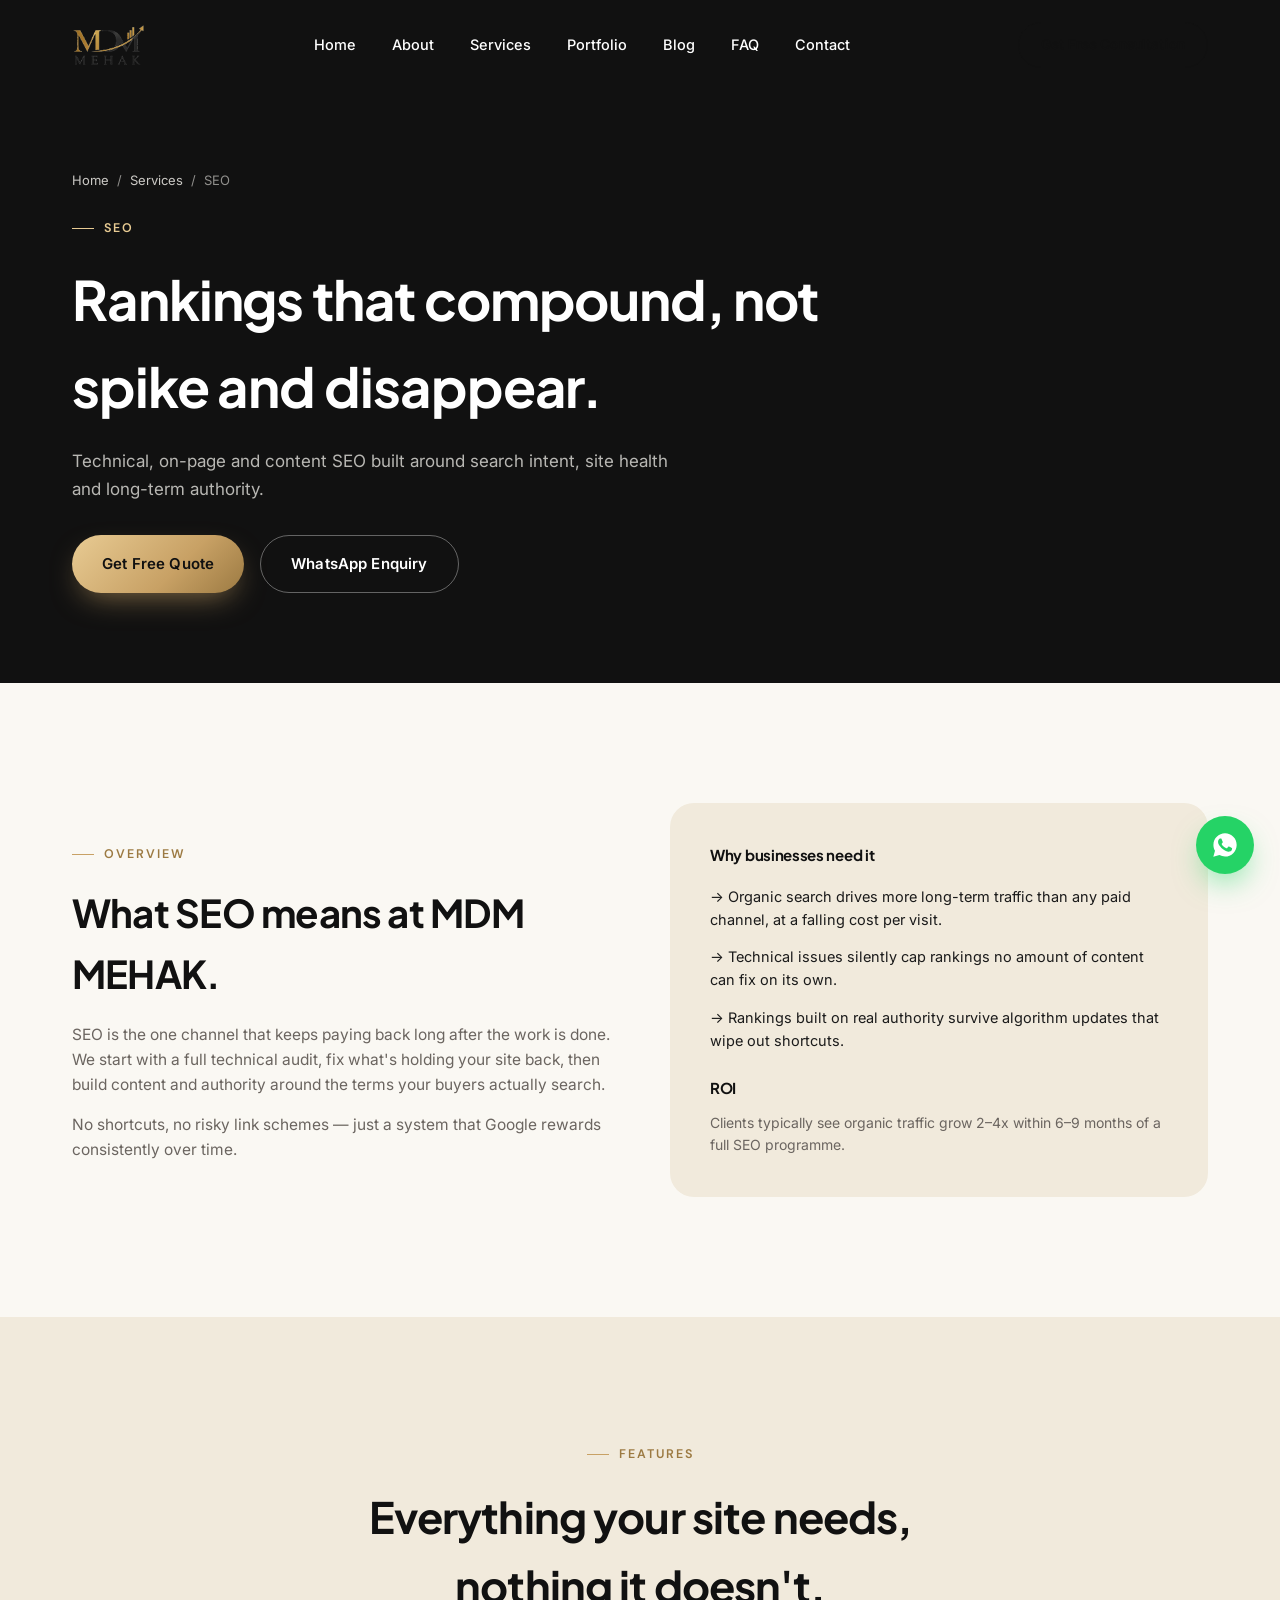
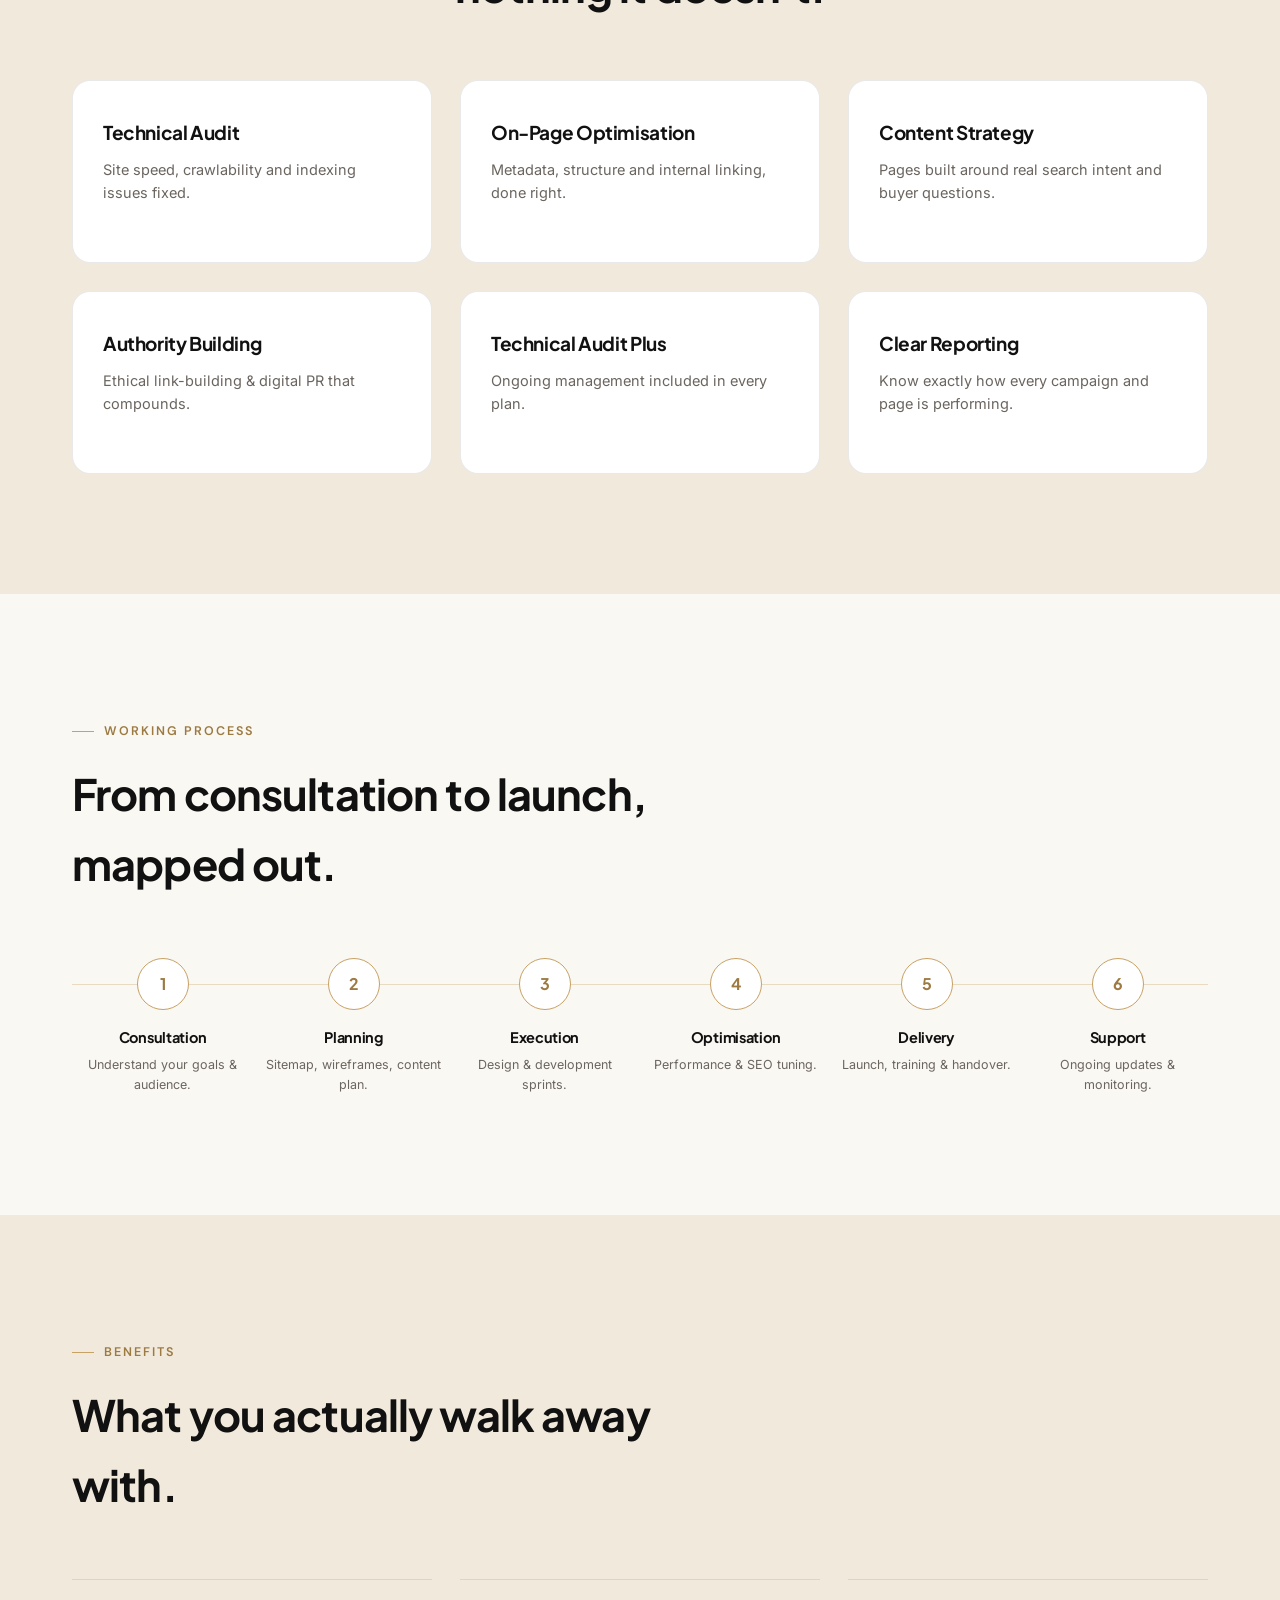
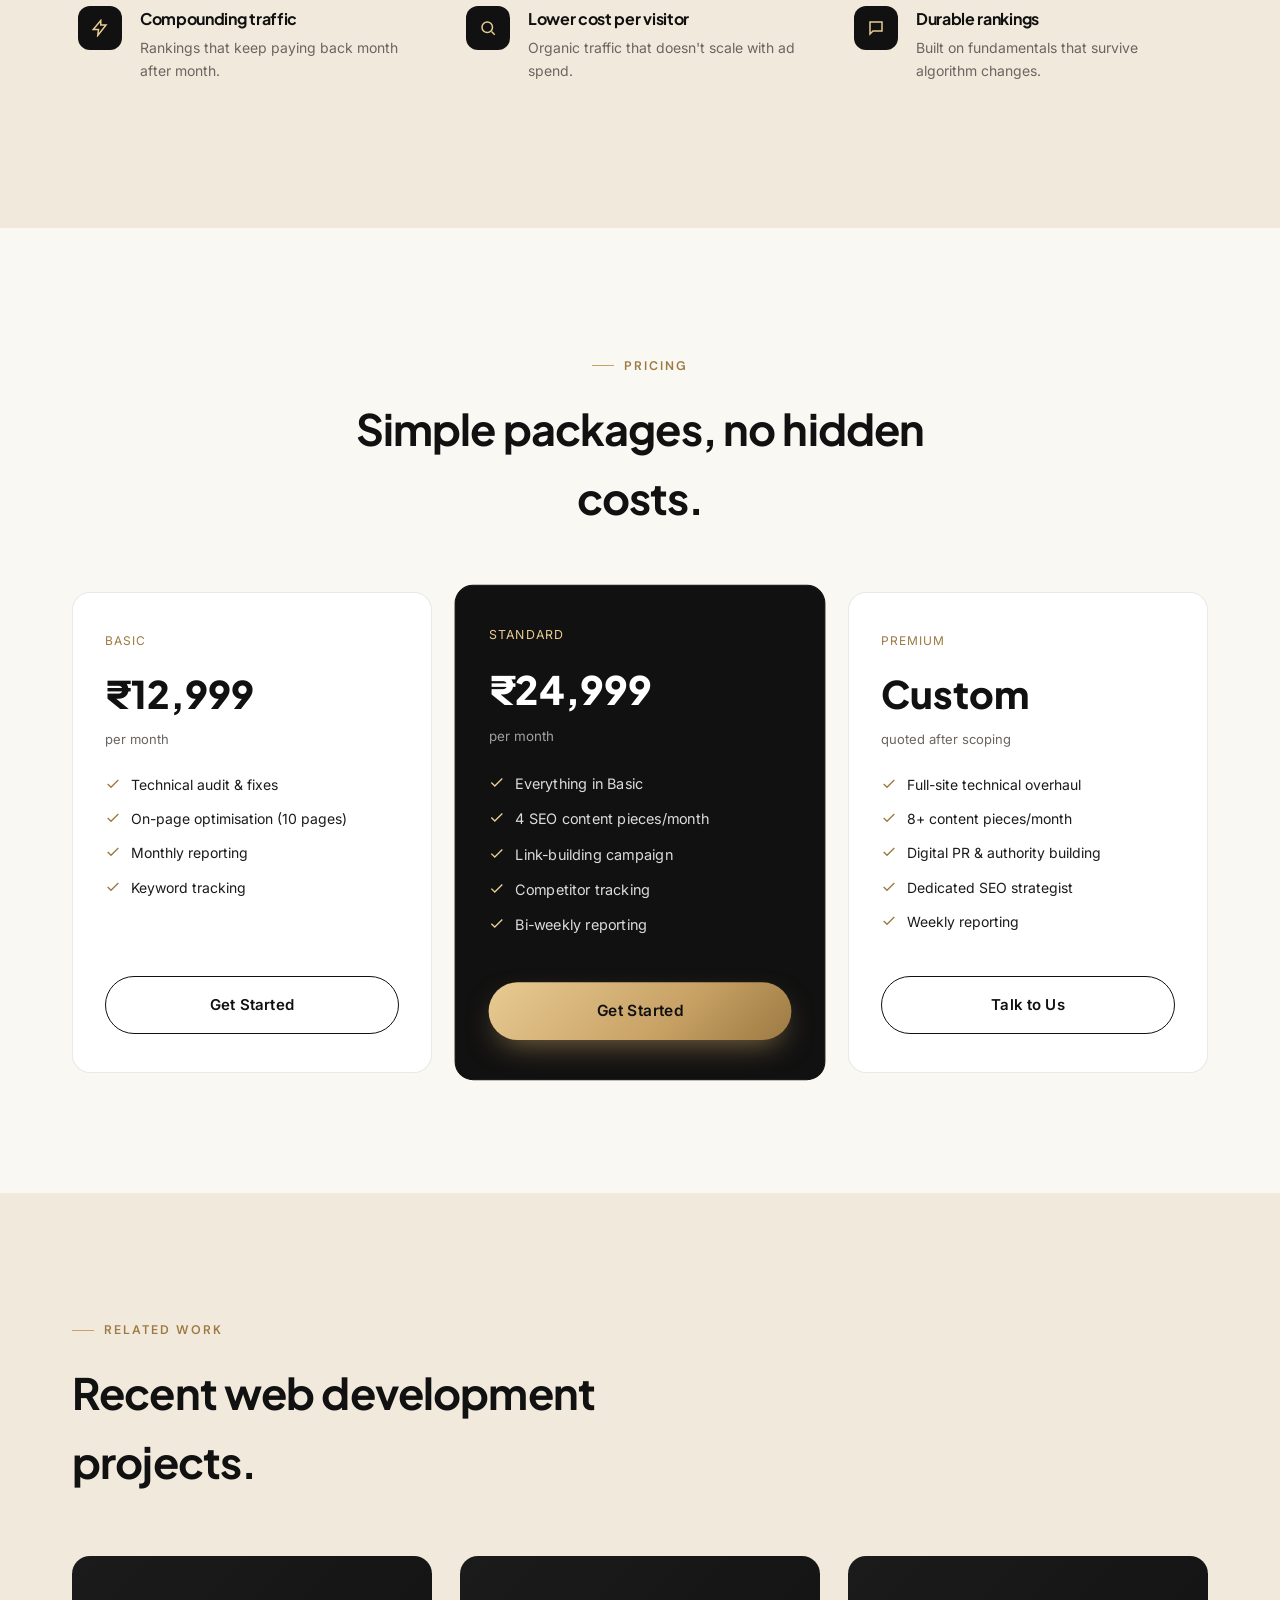
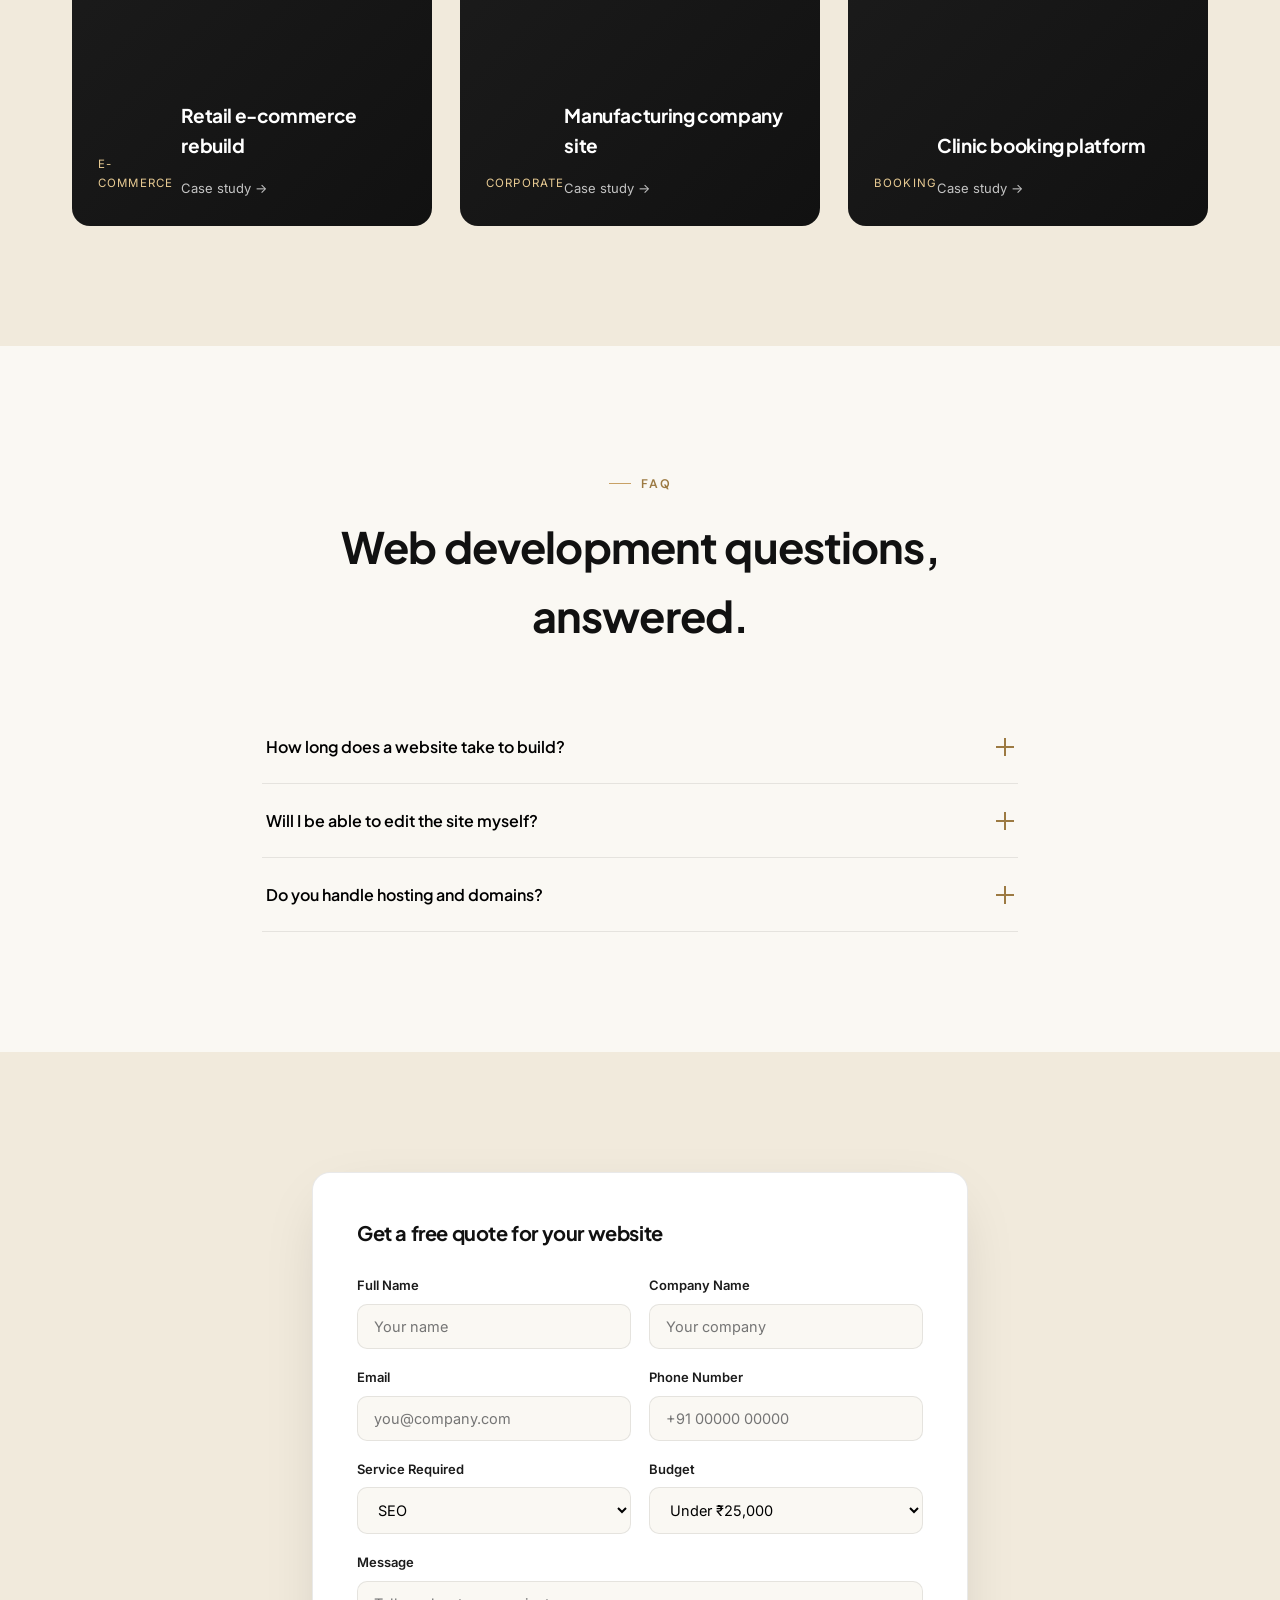
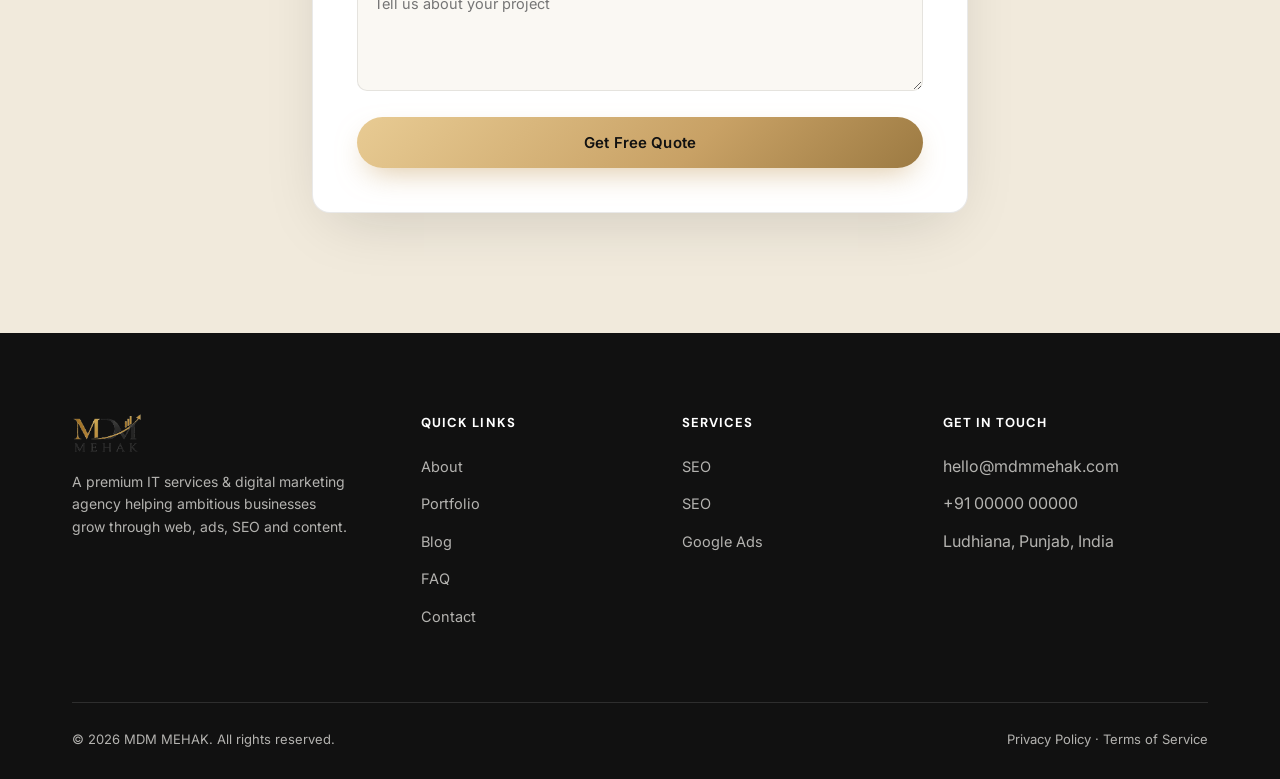
<file: services/seo.html>
<!DOCTYPE html>
<html lang="en">
<head>

  <!-- Google Tag Manager -->
<script>(function(w,d,s,l,i){w[l]=w[l]||[];w[l].push({'gtm.start':
new Date().getTime(),event:'gtm.js'});var f=d.getElementsByTagName(s)[0],
j=d.createElement(s),dl=l!='dataLayer'?'&l='+l:'';j.async=true;j.src=
'https://www.googletagmanager.com/gtm.js?id='+i+dl;f.parentNode.insertBefore(j,f);
})(window,document,'script','dataLayer','GTM-MHF56DGX');</script>
<!-- End Google Tag Manager -->
 
<meta charset="UTF-8">
<meta name="viewport" content="width=device-width, initial-scale=1.0">
<title>SEO Services — MDM MEHAK</title>
<meta name="description" content="Technical, on-page and content SEO from MDM MEHAK built for rankings that hold, not just spike.">
<link rel="icon" href="../assets/logo.png">
<link rel="stylesheet" href="../styles.css">
</head>
<body>

  <!-- Google Tag Manager (noscript) -->
<noscript><iframe src="https://www.googletagmanager.com/ns.html?id=GTM-MHF56DGX"
height="0" width="0" style="display:none;visibility:hidden"></iframe></noscript>
<!-- End Google Tag Manager (noscript) -->

<header class="navbar">
  <div class="container nav-inner">
    <a href="../index.html" class="nav-logo"><img src="../assets/logo.png" alt="MDM MEHAK logo"></a>
    <nav class="nav-links" id="navLinks">
      <a href="../index.html">Home</a>
      <a href="../about.html">About</a>
      <div class="dropdown">
        <a href="#">Services</a>
        <div class="dropdown-menu">
          <a href="web-development.html">SEO</a>
          <a href="google-my-business.html">Google My Business</a>
          <a href="social-media-ads.html">Social Media Ads</a>
          <a href="google-ads.html">Google Ads</a>
          <a href="ai-video.html">AI Video</a>
          <a href="seo.html">SEO</a>
        </div>
      </div>
      <a href="../portfolio.html">Portfolio</a>
      <a href="../blog.html">Blog</a>
      <a href="../faq.html">FAQ</a>
      <a href="../contact.html">Contact</a>
    </nav>
    <div class="nav-cta">
      <a href="../contact.html" class="btn btn-outline on-light btn-sm">Get Free Consultation</a>
      <button class="nav-toggle" id="navToggle" aria-label="Menu"><span></span><span></span><span></span></button>
    </div>
  </div>
</header>

<!-- HERO -->
<section class="page-hero">
  <div class="container">
    <div class="breadcrumb"><a href="../index.html">Home</a><span>/</span><a href="../index.html#services">Services</a><span>/</span><span>SEO</span></div>
    <span class="eyebrow">SEO</span>
    <h1>Rankings that compound, not spike and disappear.</h1>
    <p>Technical, on-page and content SEO built around search intent, site health and long-term authority.</p>
    <div class="hero-actions" style="margin-top:32px;">
      <a href="../contact.html" class="btn btn-gold">Get Free Quote</a>
      <a href="https://wa.me/910000000000" class="btn btn-outline">WhatsApp Enquiry</a>
    </div>
  </div>
</section>

<!-- OVERVIEW -->
<section class="section-pad">
  <div class="container grid-2" style="gap:60px; align-items:center;">
    <div class="reveal">
      <span class="eyebrow">Overview</span>
      <h2 style="margin-top:18px; font-size:clamp(1.8rem,3.2vw,2.4rem);">What SEO means at MDM MEHAK.</h2>
      <p style="color:var(--gray); margin-top:18px; font-size:15.5px;">SEO is the one channel that keeps paying back long after the work is done. We start with a full technical audit, fix what's holding your site back, then build content and authority around the terms your buyers actually search.</p>
      <p style="color:var(--gray); margin-top:16px; font-size:15.5px;">No shortcuts, no risky link schemes — just a system that Google rewards consistently over time.</p>
    </div>
    <div class="reveal" style="background:var(--paper-dim); border-radius:24px; padding:40px;">
      <h4 style="font-size:15px; margin-bottom:18px;">Why businesses need it</h4>
      <ul style="display:flex; flex-direction:column; gap:14px; font-size:14.5px; color:var(--charcoal);">
        <li>→ Organic search drives more long-term traffic than any paid channel, at a falling cost per visit.</li>
        <li>→ Technical issues silently cap rankings no amount of content can fix on its own.</li>
        <li>→ Rankings built on real authority survive algorithm updates that wipe out shortcuts.</li>
      </ul>
      <h4 style="font-size:15px; margin:24px 0 12px;">ROI</h4>
      <p style="font-size:14px; color:var(--gray);">Clients typically see organic traffic grow 2–4x within 6–9 months of a full SEO programme.</p>
    </div>
  </div>
</section>

<!-- FEATURES -->
<section class="section-pad bg-dim">
  <div class="container">
    <div class="section-head center reveal" style="margin-left:auto; margin-right:auto;">
      <span class="eyebrow" style="justify-content:center;">Features</span>
      <h2>Everything your site needs, nothing it doesn't.</h2>
    </div>
    <div class="grid-3">
      <div class="service-card reveal"><h3>Technical Audit</h3><p>Site speed, crawlability and indexing issues fixed.</p></div>
      <div class="service-card reveal"><h3>On-Page Optimisation</h3><p>Metadata, structure and internal linking, done right.</p></div>
      <div class="service-card reveal"><h3>Content Strategy</h3><p>Pages built around real search intent and buyer questions.</p></div>
      <div class="service-card reveal"><h3>Authority Building</h3><p>Ethical link-building &amp; digital PR that compounds.</p></div>
      <div class="service-card reveal"><h3>Technical Audit Plus</h3><p>Ongoing management included in every plan.</p></div>
      <div class="service-card reveal"><h3>Clear Reporting</h3><p>Know exactly how every campaign and page is performing.</p></div>
    </div>
  </div>
</section>

<!-- WORKING PROCESS -->
<section class="section-pad">
  <div class="container">
    <div class="section-head reveal">
      <span class="eyebrow">Working process</span>
      <h2>From consultation to launch, mapped out.</h2>
    </div>
    <div class="timeline reveal">
      <div class="tl-step"><div class="num">1</div><h4>Consultation</h4><p>Understand your goals &amp; audience.</p></div>
      <div class="tl-step"><div class="num">2</div><h4>Planning</h4><p>Sitemap, wireframes, content plan.</p></div>
      <div class="tl-step"><div class="num">3</div><h4>Execution</h4><p>Design &amp; development sprints.</p></div>
      <div class="tl-step"><div class="num">4</div><h4>Optimisation</h4><p>Performance &amp; SEO tuning.</p></div>
      <div class="tl-step"><div class="num">5</div><h4>Delivery</h4><p>Launch, training &amp; handover.</p></div>
      <div class="tl-step"><div class="num">6</div><h4>Support</h4><p>Ongoing updates &amp; monitoring.</p></div>
    </div>
  </div>
</section>

<!-- BENEFITS -->
<section class="section-pad bg-dim">
  <div class="container">
    <div class="section-head reveal"><span class="eyebrow">Benefits</span><h2>What you actually walk away with.</h2></div>
    <div class="grid-3">
      <div class="feature-card reveal"><div class="icon"><svg width="18" height="18" viewBox="0 0 24 24" fill="none" stroke="currentColor" stroke-width="2"><path d="M13 2L3 14h7l-1 8 11-14h-7z"/></svg></div><div><h4>Compounding traffic</h4><p>Rankings that keep paying back month after month.</p></div></div>
      <div class="feature-card reveal"><div class="icon"><svg width="18" height="18" viewBox="0 0 24 24" fill="none" stroke="currentColor" stroke-width="2"><circle cx="11" cy="11" r="7"/><path d="M21 21l-4.3-4.3"/></svg></div><div><h4>Lower cost per visitor</h4><p>Organic traffic that doesn't scale with ad spend.</p></div></div>
      <div class="feature-card reveal"><div class="icon"><svg width="18" height="18" viewBox="0 0 24 24" fill="none" stroke="currentColor" stroke-width="2"><path d="M4 4h16v12H8l-4 4z"/></svg></div><div><h4>Durable rankings</h4><p>Built on fundamentals that survive algorithm changes.</p></div></div>
    </div>
  </div>
</section>

<!-- PRICING -->
<section class="section-pad">
  <div class="container">
    <div class="section-head center reveal" style="margin-left:auto; margin-right:auto;">
      <span class="eyebrow" style="justify-content:center;">Pricing</span>
      <h2>Simple packages, no hidden costs.</h2>
    </div>
    <div class="grid-3">
      <div class="price-card reveal">
        <span class="tag">Basic</span>
        <div class="amount">₹12,999</div>
        <div class="cycle">per month</div>
        <ul><li><svg width="16" height="16" viewBox="0 0 24 24" fill="none" stroke="currentColor" stroke-width="2"><path d="M20 6L9 17l-5-5"/></svg>Technical audit &amp; fixes</li><li><svg width="16" height="16" viewBox="0 0 24 24" fill="none" stroke="currentColor" stroke-width="2"><path d="M20 6L9 17l-5-5"/></svg>On-page optimisation (10 pages)</li><li><svg width="16" height="16" viewBox="0 0 24 24" fill="none" stroke="currentColor" stroke-width="2"><path d="M20 6L9 17l-5-5"/></svg>Monthly reporting</li><li><svg width="16" height="16" viewBox="0 0 24 24" fill="none" stroke="currentColor" stroke-width="2"><path d="M20 6L9 17l-5-5"/></svg>Keyword tracking</li></ul>
        <a href="../contact.html" class="btn btn-outline on-light btn-block">Get Started</a>
      </div>
      <div class="price-card featured reveal">
        <span class="tag">Standard</span>
        <div class="amount">₹24,999</div>
        <div class="cycle">per month</div>
        <ul><li><svg width="16" height="16" viewBox="0 0 24 24" fill="none" stroke="currentColor" stroke-width="2"><path d="M20 6L9 17l-5-5"/></svg>Everything in Basic</li><li><svg width="16" height="16" viewBox="0 0 24 24" fill="none" stroke="currentColor" stroke-width="2"><path d="M20 6L9 17l-5-5"/></svg>4 SEO content pieces/month</li><li><svg width="16" height="16" viewBox="0 0 24 24" fill="none" stroke="currentColor" stroke-width="2"><path d="M20 6L9 17l-5-5"/></svg>Link-building campaign</li><li><svg width="16" height="16" viewBox="0 0 24 24" fill="none" stroke="currentColor" stroke-width="2"><path d="M20 6L9 17l-5-5"/></svg>Competitor tracking</li><li><svg width="16" height="16" viewBox="0 0 24 24" fill="none" stroke="currentColor" stroke-width="2"><path d="M20 6L9 17l-5-5"/></svg>Bi-weekly reporting</li></ul>
        <a href="../contact.html" class="btn btn-gold btn-block">Get Started</a>
      </div>
      <div class="price-card reveal">
        <span class="tag">Premium</span>
        <div class="amount">Custom</div>
        <div class="cycle">quoted after scoping</div>
        <ul><li><svg width="16" height="16" viewBox="0 0 24 24" fill="none" stroke="currentColor" stroke-width="2"><path d="M20 6L9 17l-5-5"/></svg>Full-site technical overhaul</li><li><svg width="16" height="16" viewBox="0 0 24 24" fill="none" stroke="currentColor" stroke-width="2"><path d="M20 6L9 17l-5-5"/></svg>8+ content pieces/month</li><li><svg width="16" height="16" viewBox="0 0 24 24" fill="none" stroke="currentColor" stroke-width="2"><path d="M20 6L9 17l-5-5"/></svg>Digital PR &amp; authority building</li><li><svg width="16" height="16" viewBox="0 0 24 24" fill="none" stroke="currentColor" stroke-width="2"><path d="M20 6L9 17l-5-5"/></svg>Dedicated SEO strategist</li><li><svg width="16" height="16" viewBox="0 0 24 24" fill="none" stroke="currentColor" stroke-width="2"><path d="M20 6L9 17l-5-5"/></svg>Weekly reporting</li></ul>
        <a href="../contact.html" class="btn btn-outline on-light btn-block">Talk to Us</a>
      </div>
    </div>
  </div>
</section>

<!-- PORTFOLIO -->
<section class="section-pad bg-dim">
  <div class="container">
    <div class="section-head reveal"><span class="eyebrow">Related work</span><h2>Recent web development projects.</h2></div>
    <div class="grid-3">
      <div class="port-card reveal"><span class="port-tag">E-commerce</span><div><h3>Retail e-commerce rebuild</h3><a class="case-link" href="../portfolio.html">Case study →</a></div></div>
      <div class="port-card reveal"><span class="port-tag">Corporate</span><div><h3>Manufacturing company site</h3><a class="case-link" href="../portfolio.html">Case study →</a></div></div>
      <div class="port-card reveal"><span class="port-tag">Booking</span><div><h3>Clinic booking platform</h3><a class="case-link" href="../portfolio.html">Case study →</a></div></div>
    </div>
  </div>
</section>

<!-- FAQ -->
<section class="section-pad">
  <div class="container" style="max-width:820px;">
    <div class="section-head center reveal" style="margin-left:auto; margin-right:auto;"><span class="eyebrow" style="justify-content:center;">FAQ</span><h2>Web development questions, answered.</h2></div>
    <div class="reveal">
      <div class="faq-item"><button class="faq-q">How long does a website take to build? <span class="plus"></span></button><div class="faq-a"><p>Basic sites launch in 2–3 weeks; Standard in 4–6 weeks; Premium projects are scoped individually.</p></div></div>
      <div class="faq-item"><button class="faq-q">Will I be able to edit the site myself? <span class="plus"></span></button><div class="faq-a"><p>Yes — every site ships with a CMS and a short training session so your team can update content directly.</p></div></div>
      <div class="faq-item"><button class="faq-q">Do you handle hosting and domains? <span class="plus"></span></button><div class="faq-a"><p>We can set up and manage hosting, domains and email for you, or work with your existing provider.</p></div></div>
    </div>
  </div>
</section>

<!-- CONTACT FORM -->
<section class="section-pad bg-dim">
  <div class="container" style="max-width:720px;">
    <div class="form-card reveal">
      <h3 style="font-size:20px; margin-bottom:26px;">Get a free quote for your website</h3>
      <form data-enquiry onsubmit="return false;">
        <div class="form-row">
          <div class="field"><label>Full Name</label><input type="text" required placeholder="Your name"></div>
          <div class="field"><label>Company Name</label><input type="text" placeholder="Your company"></div>
        </div>
        <div class="form-row">
          <div class="field"><label>Email</label><input type="email" required placeholder="you@company.com"></div>
          <div class="field"><label>Phone Number</label><input type="tel" required placeholder="+91 00000 00000"></div>
        </div>
        <div class="form-row">
          <div class="field"><label>Service Required</label><select><option>SEO</option><option>Web Development + SEO</option><option>Web Development + Ads</option></select></div>
          <div class="field"><label>Budget</label><select><option>Under ₹25,000</option><option>₹25,000 – ₹50,000</option><option>₹50,000+</option></select></div>
        </div>
        <div class="field"><label>Message</label><textarea placeholder="Tell us about your project"></textarea></div>
        <button type="submit" class="btn btn-gold btn-block">Get Free Quote</button>
      </form>
    </div>
  </div>
</section>

<footer>
  <div class="container">
    <div class="footer-grid">
      <div>
        <div class="footer-logo"><img src="../assets/logo.png" alt="MDM MEHAK"></div>
        <p style="font-size:14px; max-width:280px;">A premium IT services &amp; digital marketing agency helping ambitious businesses grow through web, ads, SEO and content.</p>
      </div>
      <div><h5>Quick Links</h5><ul><li><a href="../about.html">About</a></li><li><a href="../portfolio.html">Portfolio</a></li><li><a href="../blog.html">Blog</a></li><li><a href="../faq.html">FAQ</a></li><li><a href="../contact.html">Contact</a></li></ul></div>
      <div><h5>Services</h5><ul><li><a href="web-development.html">SEO</a></li><li><a href="seo.html">SEO</a></li><li><a href="google-ads.html">Google Ads</a></li></ul></div>
      <div><h5>Get In Touch</h5><ul><li>hello@mdmmehak.com</li><li>+91 00000 00000</li><li>Ludhiana, Punjab, India</li></ul></div>
    </div>
    <div class="footer-bottom"><span>© 2026 MDM MEHAK. All rights reserved.</span><span>Privacy Policy · Terms of Service</span></div>
  </div>
</footer>

<a href="https://wa.me/910000000000" class="whatsapp-fab" aria-label="Chat on WhatsApp">
  <svg width="28" height="28" viewBox="0 0 24 24" fill="currentColor"><path d="M12.04 2c-5.5 0-9.96 4.46-9.96 9.96 0 1.76.46 3.48 1.34 5L2 22l5.2-1.36a9.94 9.94 0 0 0 4.84 1.24h.01c5.5 0 9.96-4.46 9.96-9.96S17.54 2 12.04 2zm5.87 14.24c-.25.7-1.45 1.34-2 1.42-.53.08-1.15.11-1.86-.12-.43-.14-.98-.32-1.7-.62-2.98-1.28-4.93-4.28-5.08-4.48-.15-.2-1.22-1.62-1.22-3.1s.78-2.2 1.06-2.5c.27-.3.6-.37.8-.37h.57c.18 0 .43-.02.66.5.25.6.85 2.08.92 2.24.08.15.13.33.02.53-.1.2-.15.32-.3.5-.15.17-.3.38-.44.5-.15.15-.3.3-.13.6.17.3.75 1.24 1.62 2 1.12.98 2.06 1.29 2.37 1.44.3.15.48.13.65-.08.18-.2.75-.87.95-1.17.2-.3.4-.24.66-.15.27.1 1.7.8 2 .95.3.15.5.22.57.34.08.13.08.72-.17 1.42z"/></svg>
</a>
<div class="sticky-cta"><span>Ready to grow? Talk to us today.</span><a href="../contact.html" class="btn btn-gold btn-sm">Get Quote</a></div>

<script src="../script.js"></script>
</body>
</html>
</file>
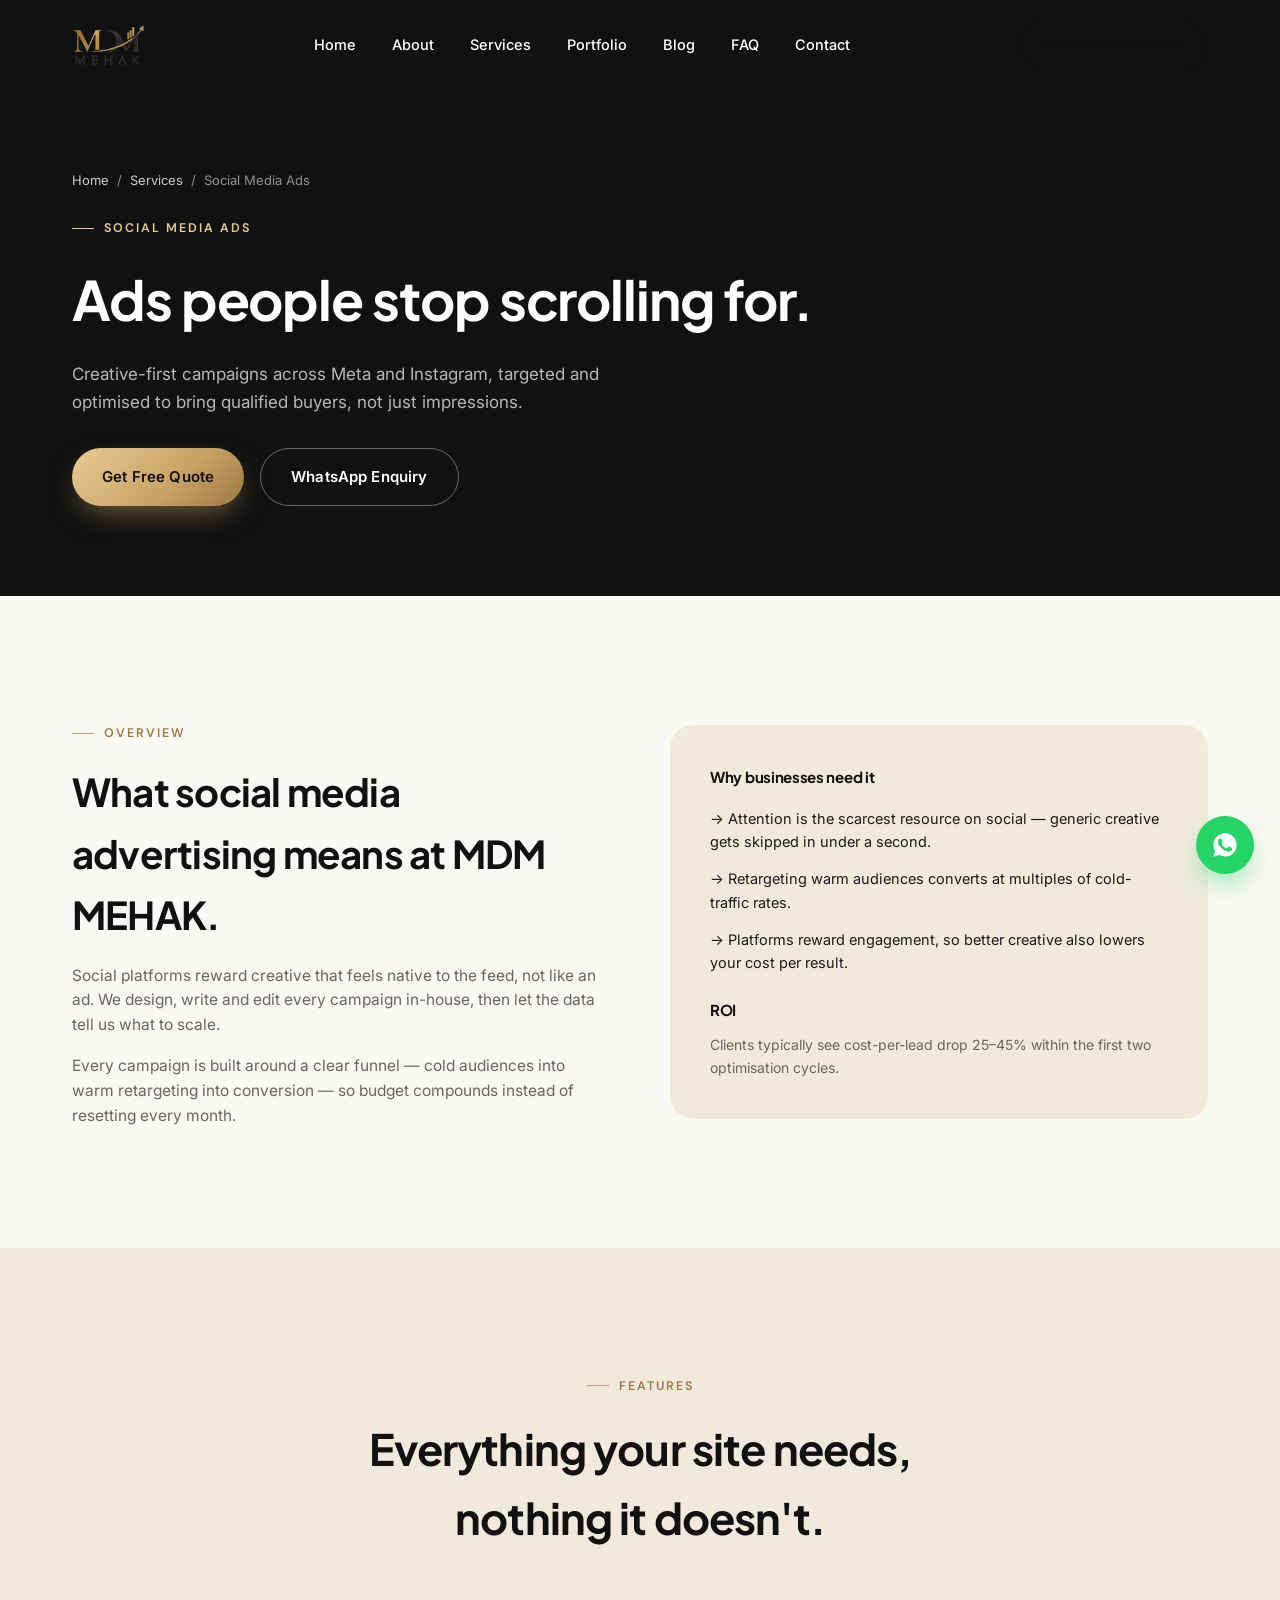
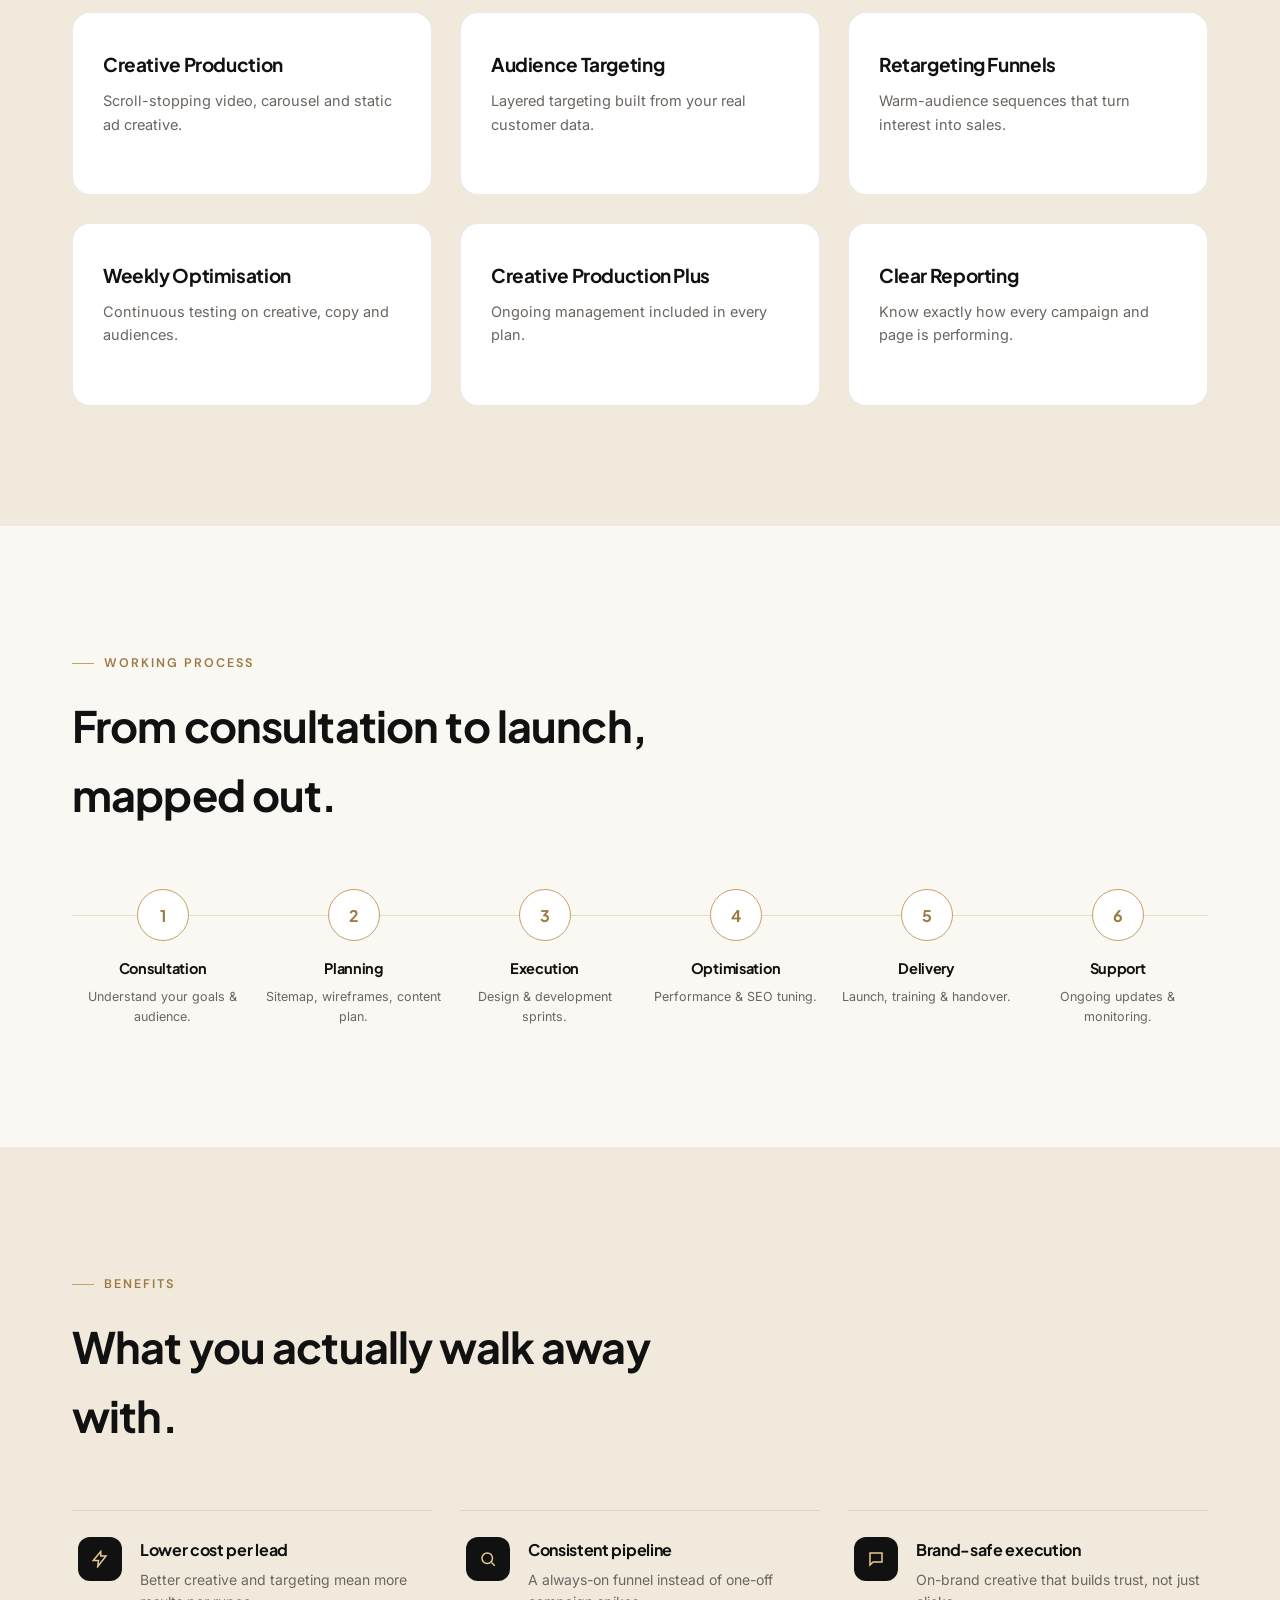
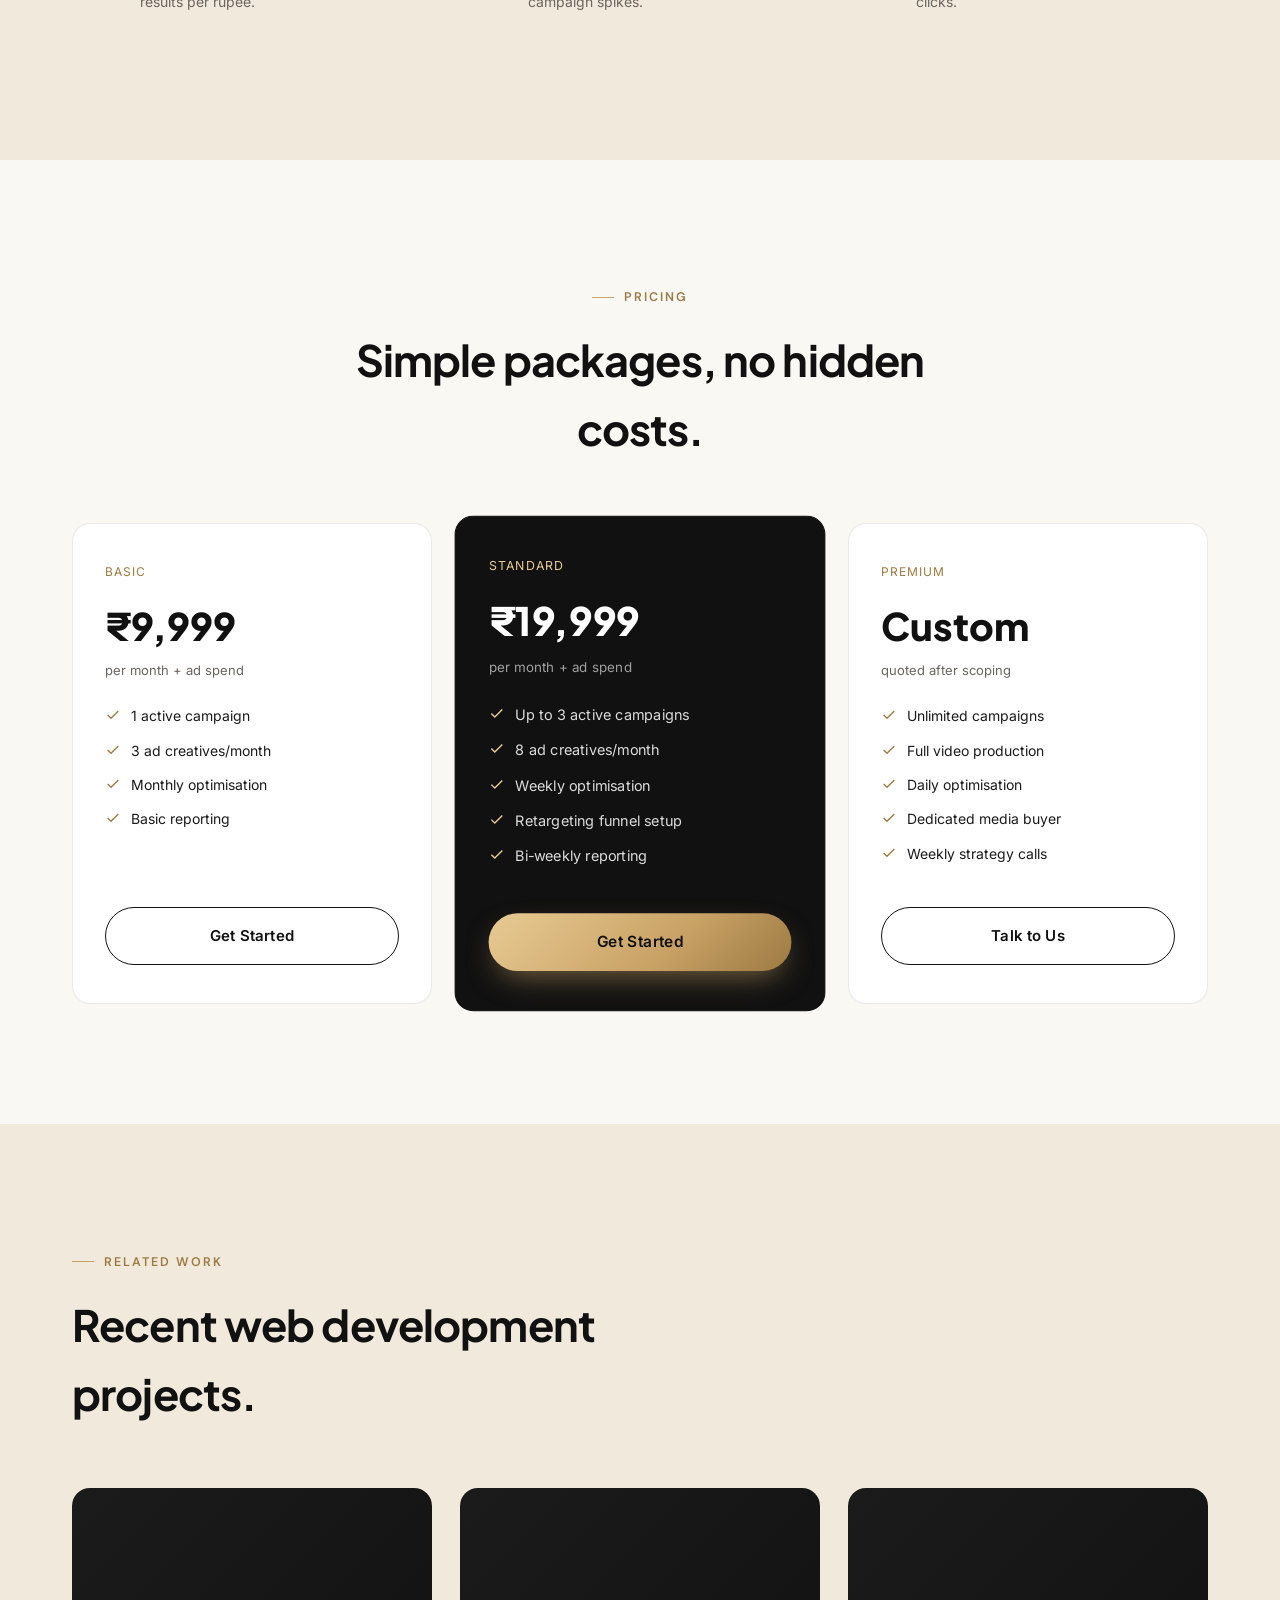
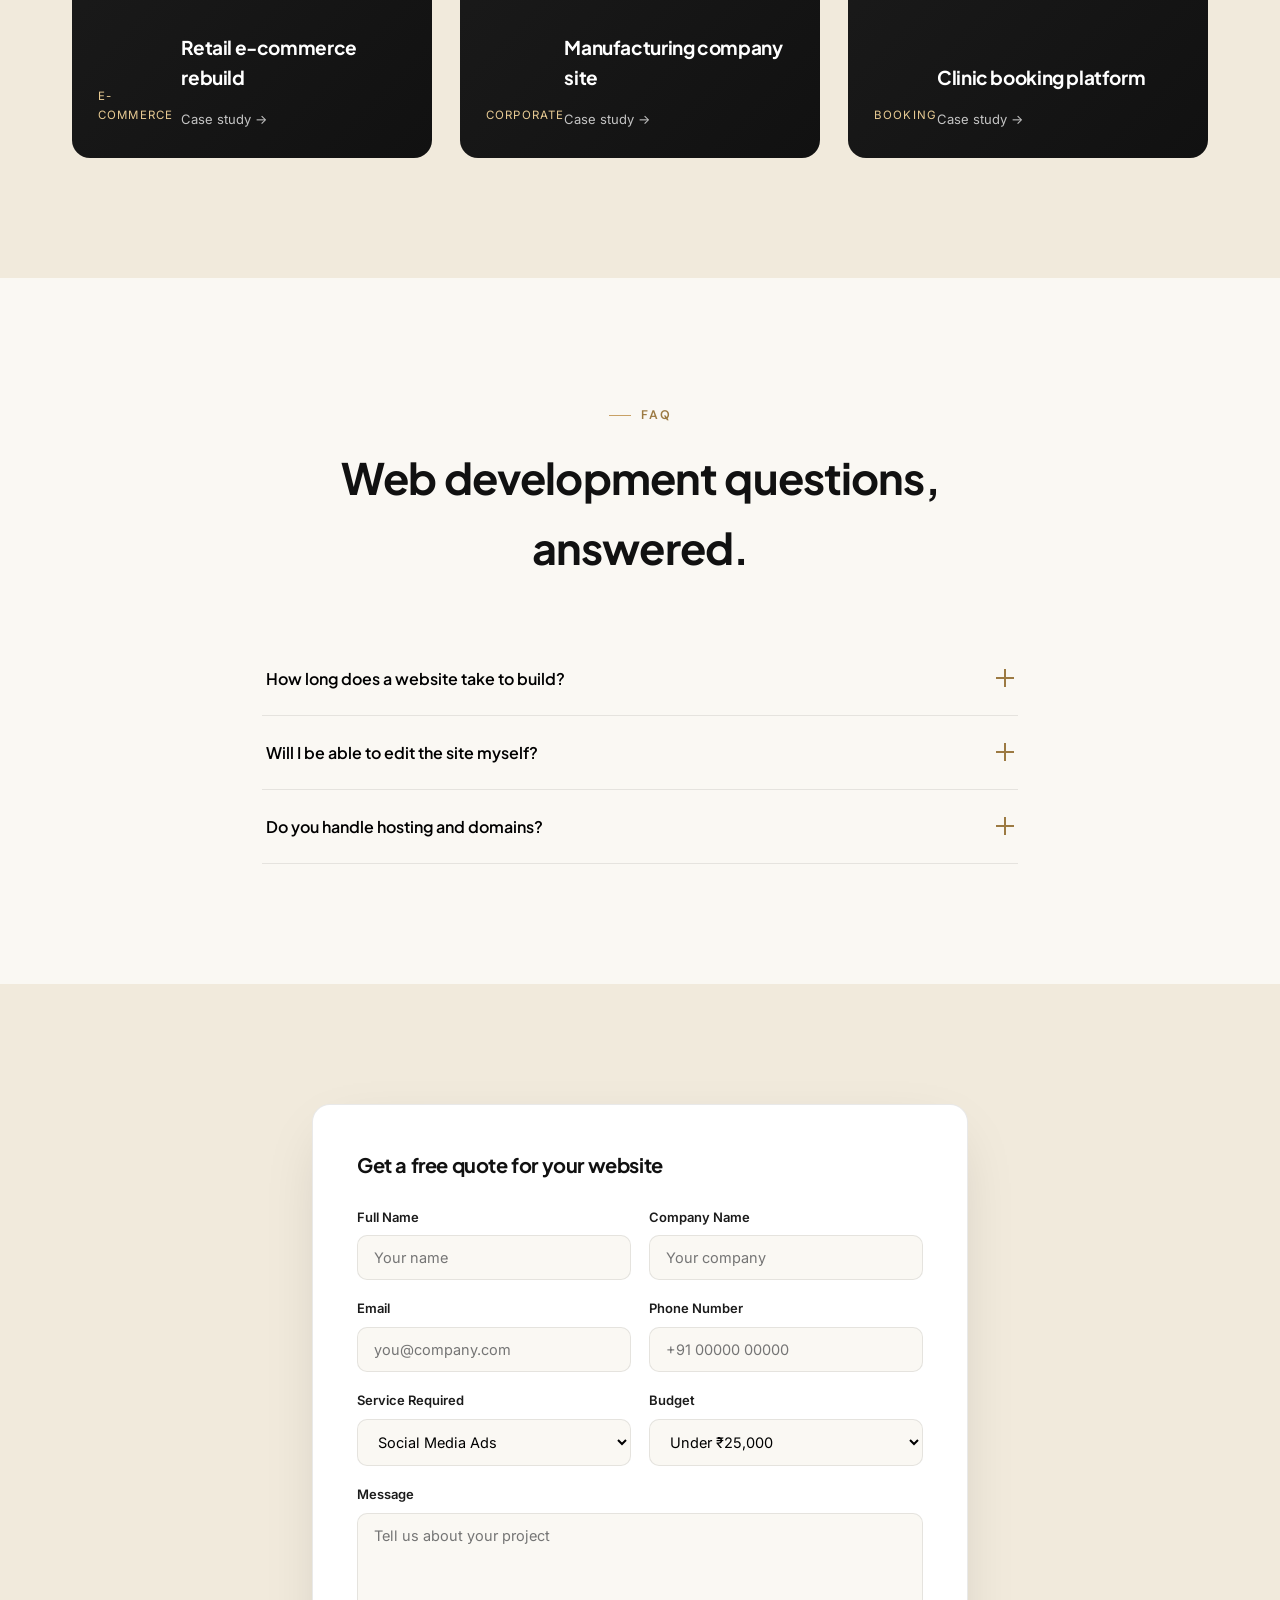
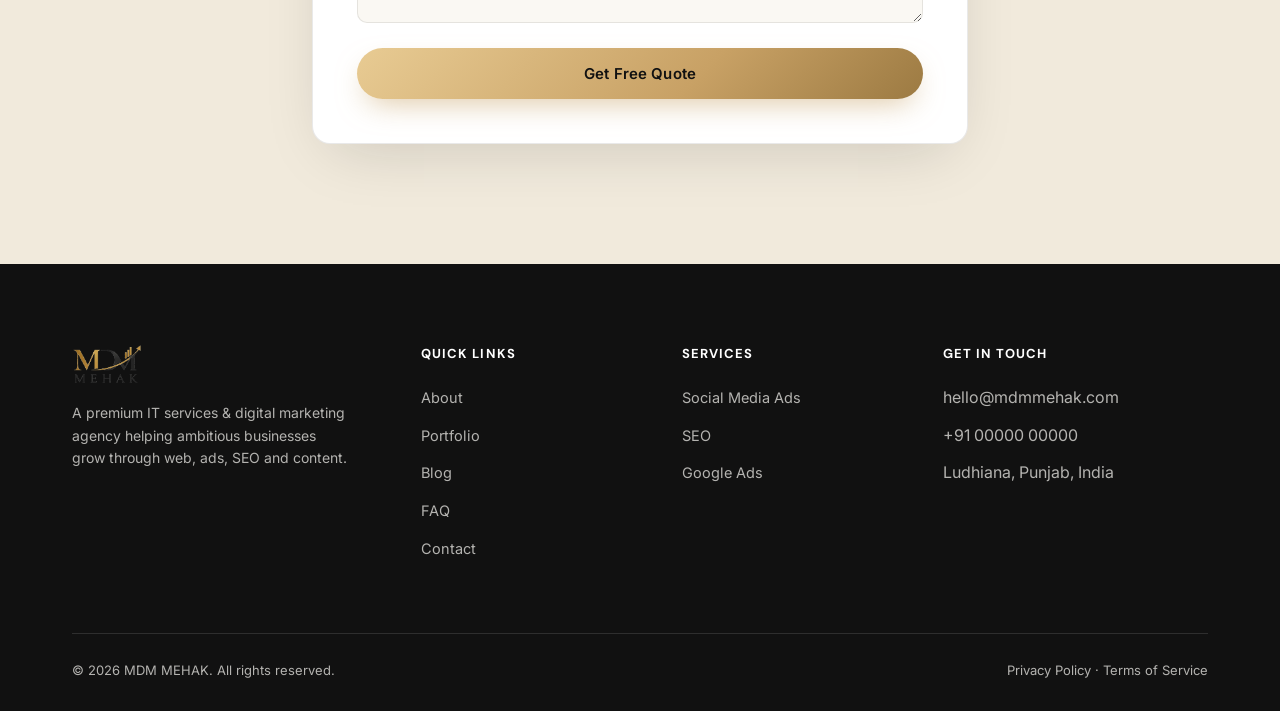
<file: services/social-media-ads.html>
<!DOCTYPE html>
<html lang="en">
<head>

  <!-- Google Tag Manager -->
<script>(function(w,d,s,l,i){w[l]=w[l]||[];w[l].push({'gtm.start':
new Date().getTime(),event:'gtm.js'});var f=d.getElementsByTagName(s)[0],
j=d.createElement(s),dl=l!='dataLayer'?'&l='+l:'';j.async=true;j.src=
'https://www.googletagmanager.com/gtm.js?id='+i+dl;f.parentNode.insertBefore(j,f);
})(window,document,'script','dataLayer','GTM-MHF56DGX');</script>
<!-- End Google Tag Manager -->

<meta charset="UTF-8">
<meta name="viewport" content="width=device-width, initial-scale=1.0">
<title>Social Media Ads Services — MDM MEHAK</title>
<meta name="description" content="Scroll-stopping social media ad campaigns from MDM MEHAK across Meta, Instagram and beyond.">
<link rel="icon" href="../assets/logo.png">
<link rel="stylesheet" href="../styles.css">
</head>
<body>

  <!-- Google Tag Manager (noscript) -->
<noscript><iframe src="https://www.googletagmanager.com/ns.html?id=GTM-MHF56DGX"
height="0" width="0" style="display:none;visibility:hidden"></iframe></noscript>
<!-- End Google Tag Manager (noscript) -->

<header class="navbar">
  <div class="container nav-inner">
    <a href="../index.html" class="nav-logo"><img src="../assets/logo.png" alt="MDM MEHAK logo"></a>
    <nav class="nav-links" id="navLinks">
      <a href="../index.html">Home</a>
      <a href="../about.html">About</a>
      <div class="dropdown">
        <a href="#">Services</a>
        <div class="dropdown-menu">
          <a href="web-development.html">Social Media Ads</a>
          <a href="google-my-business.html">Google My Business</a>
          <a href="social-media-ads.html">Social Media Ads</a>
          <a href="google-ads.html">Google Ads</a>
          <a href="ai-video.html">AI Video</a>
          <a href="seo.html">SEO</a>
        </div>
      </div>
      <a href="../portfolio.html">Portfolio</a>
      <a href="../blog.html">Blog</a>
      <a href="../faq.html">FAQ</a>
      <a href="../contact.html">Contact</a>
    </nav>
    <div class="nav-cta">
      <a href="../contact.html" class="btn btn-outline on-light btn-sm">Get Free Consultation</a>
      <button class="nav-toggle" id="navToggle" aria-label="Menu"><span></span><span></span><span></span></button>
    </div>
  </div>
</header>

<!-- HERO -->
<section class="page-hero">
  <div class="container">
    <div class="breadcrumb"><a href="../index.html">Home</a><span>/</span><a href="../index.html#services">Services</a><span>/</span><span>Social Media Ads</span></div>
    <span class="eyebrow">Social Media Ads</span>
    <h1>Ads people stop scrolling for.</h1>
    <p>Creative-first campaigns across Meta and Instagram, targeted and optimised to bring qualified buyers, not just impressions.</p>
    <div class="hero-actions" style="margin-top:32px;">
      <a href="../contact.html" class="btn btn-gold">Get Free Quote</a>
      <a href="https://wa.me/910000000000" class="btn btn-outline">WhatsApp Enquiry</a>
    </div>
  </div>
</section>

<!-- OVERVIEW -->
<section class="section-pad">
  <div class="container grid-2" style="gap:60px; align-items:center;">
    <div class="reveal">
      <span class="eyebrow">Overview</span>
      <h2 style="margin-top:18px; font-size:clamp(1.8rem,3.2vw,2.4rem);">What social media advertising means at MDM MEHAK.</h2>
      <p style="color:var(--gray); margin-top:18px; font-size:15.5px;">Social platforms reward creative that feels native to the feed, not like an ad. We design, write and edit every campaign in-house, then let the data tell us what to scale.</p>
      <p style="color:var(--gray); margin-top:16px; font-size:15.5px;">Every campaign is built around a clear funnel — cold audiences into warm retargeting into conversion — so budget compounds instead of resetting every month.</p>
    </div>
    <div class="reveal" style="background:var(--paper-dim); border-radius:24px; padding:40px;">
      <h4 style="font-size:15px; margin-bottom:18px;">Why businesses need it</h4>
      <ul style="display:flex; flex-direction:column; gap:14px; font-size:14.5px; color:var(--charcoal);">
        <li>→ Attention is the scarcest resource on social — generic creative gets skipped in under a second.</li>
        <li>→ Retargeting warm audiences converts at multiples of cold-traffic rates.</li>
        <li>→ Platforms reward engagement, so better creative also lowers your cost per result.</li>
      </ul>
      <h4 style="font-size:15px; margin:24px 0 12px;">ROI</h4>
      <p style="font-size:14px; color:var(--gray);">Clients typically see cost-per-lead drop 25–45% within the first two optimisation cycles.</p>
    </div>
  </div>
</section>

<!-- FEATURES -->
<section class="section-pad bg-dim">
  <div class="container">
    <div class="section-head center reveal" style="margin-left:auto; margin-right:auto;">
      <span class="eyebrow" style="justify-content:center;">Features</span>
      <h2>Everything your site needs, nothing it doesn't.</h2>
    </div>
    <div class="grid-3">
      <div class="service-card reveal"><h3>Creative Production</h3><p>Scroll-stopping video, carousel and static ad creative.</p></div>
      <div class="service-card reveal"><h3>Audience Targeting</h3><p>Layered targeting built from your real customer data.</p></div>
      <div class="service-card reveal"><h3>Retargeting Funnels</h3><p>Warm-audience sequences that turn interest into sales.</p></div>
      <div class="service-card reveal"><h3>Weekly Optimisation</h3><p>Continuous testing on creative, copy and audiences.</p></div>
      <div class="service-card reveal"><h3>Creative Production Plus</h3><p>Ongoing management included in every plan.</p></div>
      <div class="service-card reveal"><h3>Clear Reporting</h3><p>Know exactly how every campaign and page is performing.</p></div>
    </div>
  </div>
</section>

<!-- WORKING PROCESS -->
<section class="section-pad">
  <div class="container">
    <div class="section-head reveal">
      <span class="eyebrow">Working process</span>
      <h2>From consultation to launch, mapped out.</h2>
    </div>
    <div class="timeline reveal">
      <div class="tl-step"><div class="num">1</div><h4>Consultation</h4><p>Understand your goals &amp; audience.</p></div>
      <div class="tl-step"><div class="num">2</div><h4>Planning</h4><p>Sitemap, wireframes, content plan.</p></div>
      <div class="tl-step"><div class="num">3</div><h4>Execution</h4><p>Design &amp; development sprints.</p></div>
      <div class="tl-step"><div class="num">4</div><h4>Optimisation</h4><p>Performance &amp; SEO tuning.</p></div>
      <div class="tl-step"><div class="num">5</div><h4>Delivery</h4><p>Launch, training &amp; handover.</p></div>
      <div class="tl-step"><div class="num">6</div><h4>Support</h4><p>Ongoing updates &amp; monitoring.</p></div>
    </div>
  </div>
</section>

<!-- BENEFITS -->
<section class="section-pad bg-dim">
  <div class="container">
    <div class="section-head reveal"><span class="eyebrow">Benefits</span><h2>What you actually walk away with.</h2></div>
    <div class="grid-3">
      <div class="feature-card reveal"><div class="icon"><svg width="18" height="18" viewBox="0 0 24 24" fill="none" stroke="currentColor" stroke-width="2"><path d="M13 2L3 14h7l-1 8 11-14h-7z"/></svg></div><div><h4>Lower cost per lead</h4><p>Better creative and targeting mean more results per rupee.</p></div></div>
      <div class="feature-card reveal"><div class="icon"><svg width="18" height="18" viewBox="0 0 24 24" fill="none" stroke="currentColor" stroke-width="2"><circle cx="11" cy="11" r="7"/><path d="M21 21l-4.3-4.3"/></svg></div><div><h4>Consistent pipeline</h4><p>A always-on funnel instead of one-off campaign spikes.</p></div></div>
      <div class="feature-card reveal"><div class="icon"><svg width="18" height="18" viewBox="0 0 24 24" fill="none" stroke="currentColor" stroke-width="2"><path d="M4 4h16v12H8l-4 4z"/></svg></div><div><h4>Brand-safe execution</h4><p>On-brand creative that builds trust, not just clicks.</p></div></div>
    </div>
  </div>
</section>

<!-- PRICING -->
<section class="section-pad">
  <div class="container">
    <div class="section-head center reveal" style="margin-left:auto; margin-right:auto;">
      <span class="eyebrow" style="justify-content:center;">Pricing</span>
      <h2>Simple packages, no hidden costs.</h2>
    </div>
    <div class="grid-3">
      <div class="price-card reveal">
        <span class="tag">Basic</span>
        <div class="amount">₹9,999</div>
        <div class="cycle">per month + ad spend</div>
        <ul><li><svg width="16" height="16" viewBox="0 0 24 24" fill="none" stroke="currentColor" stroke-width="2"><path d="M20 6L9 17l-5-5"/></svg>1 active campaign</li><li><svg width="16" height="16" viewBox="0 0 24 24" fill="none" stroke="currentColor" stroke-width="2"><path d="M20 6L9 17l-5-5"/></svg>3 ad creatives/month</li><li><svg width="16" height="16" viewBox="0 0 24 24" fill="none" stroke="currentColor" stroke-width="2"><path d="M20 6L9 17l-5-5"/></svg>Monthly optimisation</li><li><svg width="16" height="16" viewBox="0 0 24 24" fill="none" stroke="currentColor" stroke-width="2"><path d="M20 6L9 17l-5-5"/></svg>Basic reporting</li></ul>
        <a href="../contact.html" class="btn btn-outline on-light btn-block">Get Started</a>
      </div>
      <div class="price-card featured reveal">
        <span class="tag">Standard</span>
        <div class="amount">₹19,999</div>
        <div class="cycle">per month + ad spend</div>
        <ul><li><svg width="16" height="16" viewBox="0 0 24 24" fill="none" stroke="currentColor" stroke-width="2"><path d="M20 6L9 17l-5-5"/></svg>Up to 3 active campaigns</li><li><svg width="16" height="16" viewBox="0 0 24 24" fill="none" stroke="currentColor" stroke-width="2"><path d="M20 6L9 17l-5-5"/></svg>8 ad creatives/month</li><li><svg width="16" height="16" viewBox="0 0 24 24" fill="none" stroke="currentColor" stroke-width="2"><path d="M20 6L9 17l-5-5"/></svg>Weekly optimisation</li><li><svg width="16" height="16" viewBox="0 0 24 24" fill="none" stroke="currentColor" stroke-width="2"><path d="M20 6L9 17l-5-5"/></svg>Retargeting funnel setup</li><li><svg width="16" height="16" viewBox="0 0 24 24" fill="none" stroke="currentColor" stroke-width="2"><path d="M20 6L9 17l-5-5"/></svg>Bi-weekly reporting</li></ul>
        <a href="../contact.html" class="btn btn-gold btn-block">Get Started</a>
      </div>
      <div class="price-card reveal">
        <span class="tag">Premium</span>
        <div class="amount">Custom</div>
        <div class="cycle">quoted after scoping</div>
        <ul><li><svg width="16" height="16" viewBox="0 0 24 24" fill="none" stroke="currentColor" stroke-width="2"><path d="M20 6L9 17l-5-5"/></svg>Unlimited campaigns</li><li><svg width="16" height="16" viewBox="0 0 24 24" fill="none" stroke="currentColor" stroke-width="2"><path d="M20 6L9 17l-5-5"/></svg>Full video production</li><li><svg width="16" height="16" viewBox="0 0 24 24" fill="none" stroke="currentColor" stroke-width="2"><path d="M20 6L9 17l-5-5"/></svg>Daily optimisation</li><li><svg width="16" height="16" viewBox="0 0 24 24" fill="none" stroke="currentColor" stroke-width="2"><path d="M20 6L9 17l-5-5"/></svg>Dedicated media buyer</li><li><svg width="16" height="16" viewBox="0 0 24 24" fill="none" stroke="currentColor" stroke-width="2"><path d="M20 6L9 17l-5-5"/></svg>Weekly strategy calls</li></ul>
        <a href="../contact.html" class="btn btn-outline on-light btn-block">Talk to Us</a>
      </div>
    </div>
  </div>
</section>

<!-- PORTFOLIO -->
<section class="section-pad bg-dim">
  <div class="container">
    <div class="section-head reveal"><span class="eyebrow">Related work</span><h2>Recent web development projects.</h2></div>
    <div class="grid-3">
      <div class="port-card reveal"><span class="port-tag">E-commerce</span><div><h3>Retail e-commerce rebuild</h3><a class="case-link" href="../portfolio.html">Case study →</a></div></div>
      <div class="port-card reveal"><span class="port-tag">Corporate</span><div><h3>Manufacturing company site</h3><a class="case-link" href="../portfolio.html">Case study →</a></div></div>
      <div class="port-card reveal"><span class="port-tag">Booking</span><div><h3>Clinic booking platform</h3><a class="case-link" href="../portfolio.html">Case study →</a></div></div>
    </div>
  </div>
</section>

<!-- FAQ -->
<section class="section-pad">
  <div class="container" style="max-width:820px;">
    <div class="section-head center reveal" style="margin-left:auto; margin-right:auto;"><span class="eyebrow" style="justify-content:center;">FAQ</span><h2>Web development questions, answered.</h2></div>
    <div class="reveal">
      <div class="faq-item"><button class="faq-q">How long does a website take to build? <span class="plus"></span></button><div class="faq-a"><p>Basic sites launch in 2–3 weeks; Standard in 4–6 weeks; Premium projects are scoped individually.</p></div></div>
      <div class="faq-item"><button class="faq-q">Will I be able to edit the site myself? <span class="plus"></span></button><div class="faq-a"><p>Yes — every site ships with a CMS and a short training session so your team can update content directly.</p></div></div>
      <div class="faq-item"><button class="faq-q">Do you handle hosting and domains? <span class="plus"></span></button><div class="faq-a"><p>We can set up and manage hosting, domains and email for you, or work with your existing provider.</p></div></div>
    </div>
  </div>
</section>

<!-- CONTACT FORM -->
<section class="section-pad bg-dim">
  <div class="container" style="max-width:720px;">
    <div class="form-card reveal">
      <h3 style="font-size:20px; margin-bottom:26px;">Get a free quote for your website</h3>
      <form data-enquiry onsubmit="return false;">
        <div class="form-row">
          <div class="field"><label>Full Name</label><input type="text" required placeholder="Your name"></div>
          <div class="field"><label>Company Name</label><input type="text" placeholder="Your company"></div>
        </div>
        <div class="form-row">
          <div class="field"><label>Email</label><input type="email" required placeholder="you@company.com"></div>
          <div class="field"><label>Phone Number</label><input type="tel" required placeholder="+91 00000 00000"></div>
        </div>
        <div class="form-row">
          <div class="field"><label>Service Required</label><select><option>Social Media Ads</option><option>Web Development + SEO</option><option>Web Development + Ads</option></select></div>
          <div class="field"><label>Budget</label><select><option>Under ₹25,000</option><option>₹25,000 – ₹50,000</option><option>₹50,000+</option></select></div>
        </div>
        <div class="field"><label>Message</label><textarea placeholder="Tell us about your project"></textarea></div>
        <button type="submit" class="btn btn-gold btn-block">Get Free Quote</button>
      </form>
    </div>
  </div>
</section>

<footer>
  <div class="container">
    <div class="footer-grid">
      <div>
        <div class="footer-logo"><img src="../assets/logo.png" alt="MDM MEHAK"></div>
        <p style="font-size:14px; max-width:280px;">A premium IT services &amp; digital marketing agency helping ambitious businesses grow through web, ads, SEO and content.</p>
      </div>
      <div><h5>Quick Links</h5><ul><li><a href="../about.html">About</a></li><li><a href="../portfolio.html">Portfolio</a></li><li><a href="../blog.html">Blog</a></li><li><a href="../faq.html">FAQ</a></li><li><a href="../contact.html">Contact</a></li></ul></div>
      <div><h5>Services</h5><ul><li><a href="web-development.html">Social Media Ads</a></li><li><a href="seo.html">SEO</a></li><li><a href="google-ads.html">Google Ads</a></li></ul></div>
      <div><h5>Get In Touch</h5><ul><li>hello@mdmmehak.com</li><li>+91 00000 00000</li><li>Ludhiana, Punjab, India</li></ul></div>
    </div>
    <div class="footer-bottom"><span>© 2026 MDM MEHAK. All rights reserved.</span><span>Privacy Policy · Terms of Service</span></div>
  </div>
</footer>

<a href="https://wa.me/910000000000" class="whatsapp-fab" aria-label="Chat on WhatsApp">
  <svg width="28" height="28" viewBox="0 0 24 24" fill="currentColor"><path d="M12.04 2c-5.5 0-9.96 4.46-9.96 9.96 0 1.76.46 3.48 1.34 5L2 22l5.2-1.36a9.94 9.94 0 0 0 4.84 1.24h.01c5.5 0 9.96-4.46 9.96-9.96S17.54 2 12.04 2zm5.87 14.24c-.25.7-1.45 1.34-2 1.42-.53.08-1.15.11-1.86-.12-.43-.14-.98-.32-1.7-.62-2.98-1.28-4.93-4.28-5.08-4.48-.15-.2-1.22-1.62-1.22-3.1s.78-2.2 1.06-2.5c.27-.3.6-.37.8-.37h.57c.18 0 .43-.02.66.5.25.6.85 2.08.92 2.24.08.15.13.33.02.53-.1.2-.15.32-.3.5-.15.17-.3.38-.44.5-.15.15-.3.3-.13.6.17.3.75 1.24 1.62 2 1.12.98 2.06 1.29 2.37 1.44.3.15.48.13.65-.08.18-.2.75-.87.95-1.17.2-.3.4-.24.66-.15.27.1 1.7.8 2 .95.3.15.5.22.57.34.08.13.08.72-.17 1.42z"/></svg>
</a>
<div class="sticky-cta"><span>Ready to grow? Talk to us today.</span><a href="../contact.html" class="btn btn-gold btn-sm">Get Quote</a></div>

<script src="../script.js"></script>
</body>
</html>
</file>
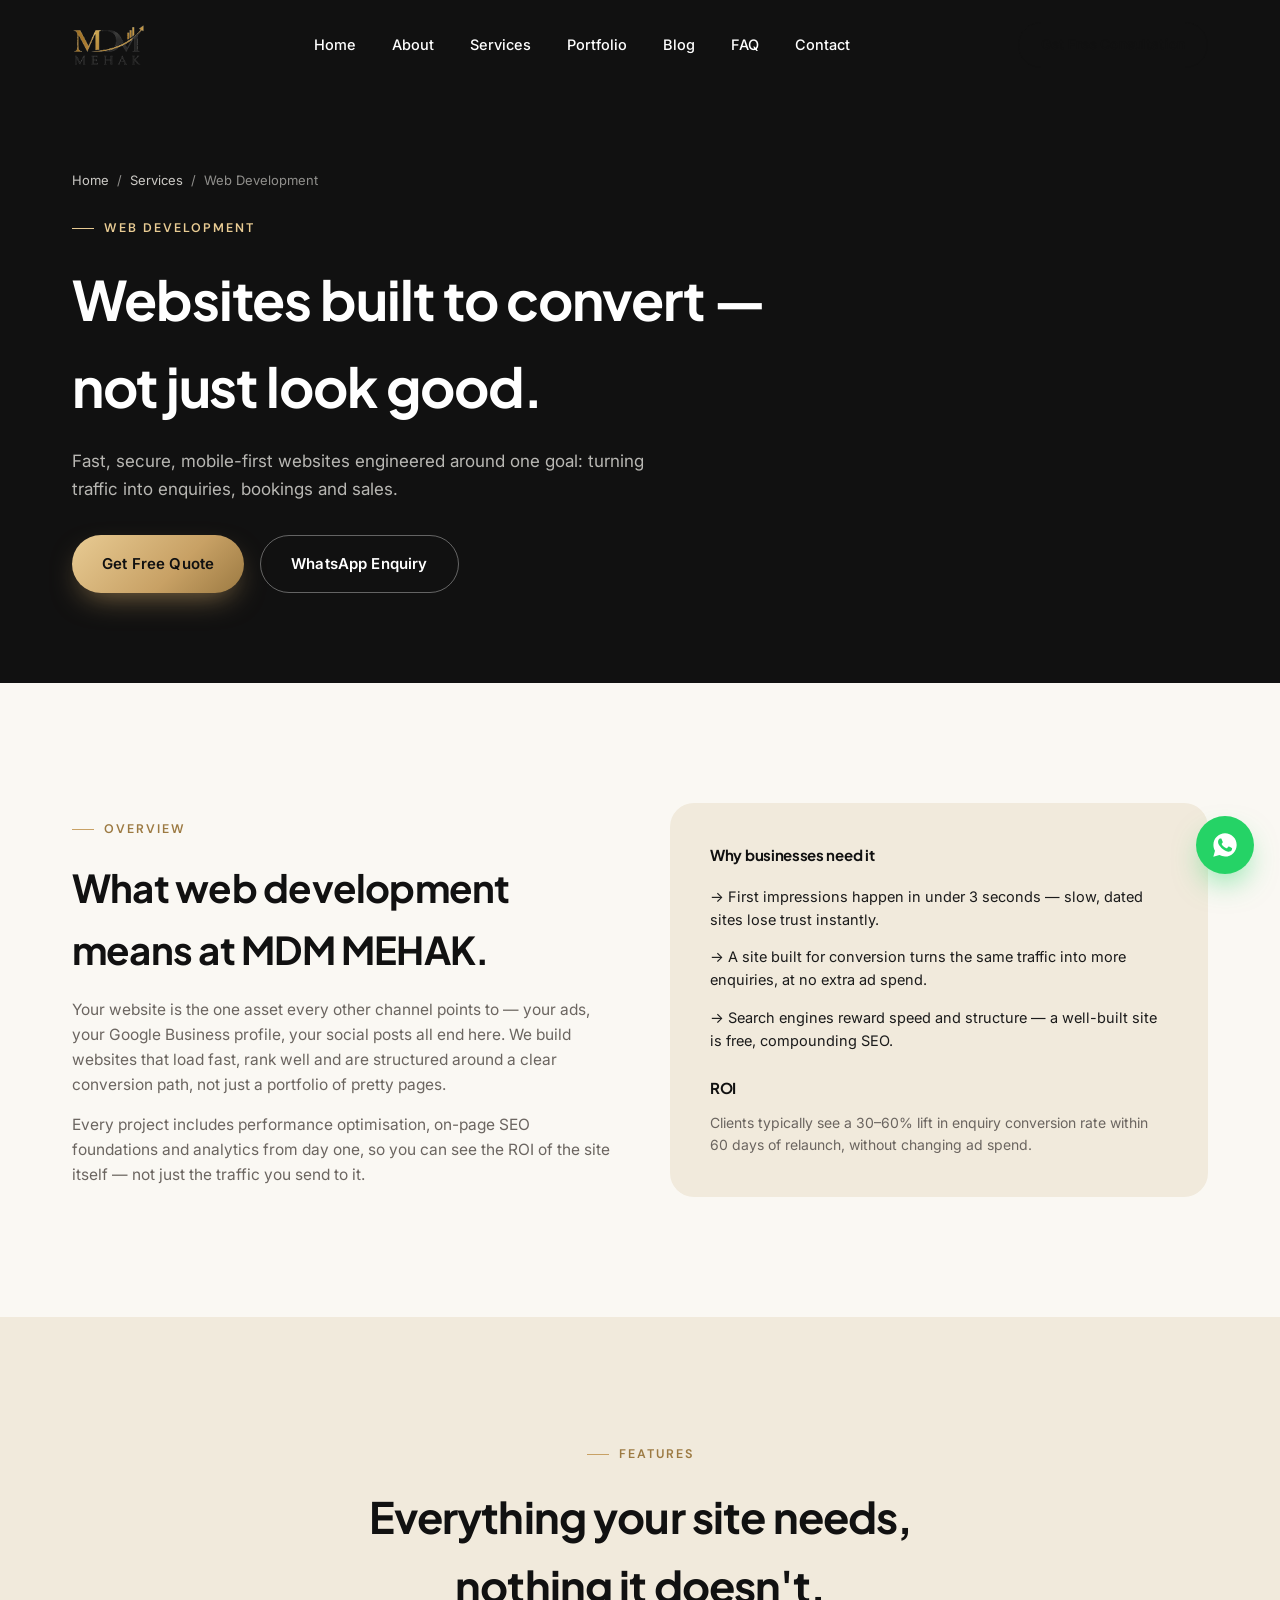
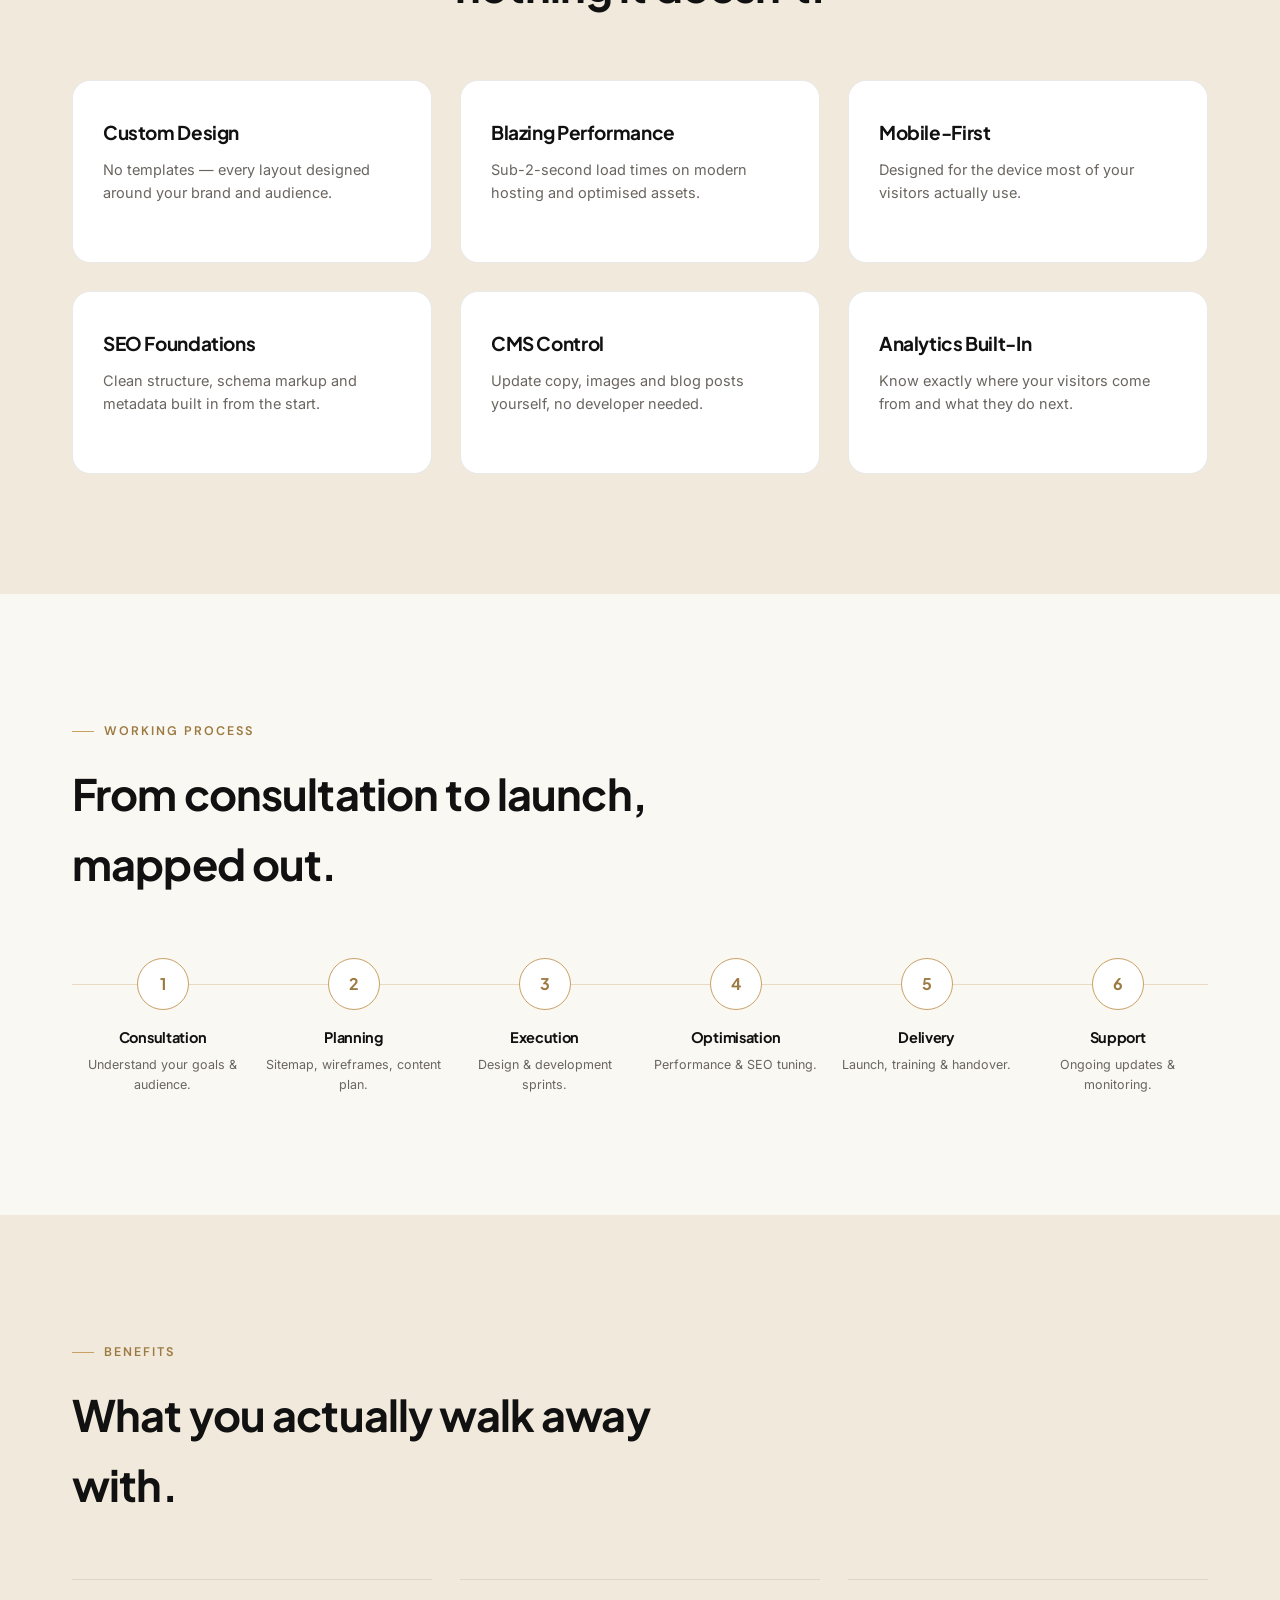
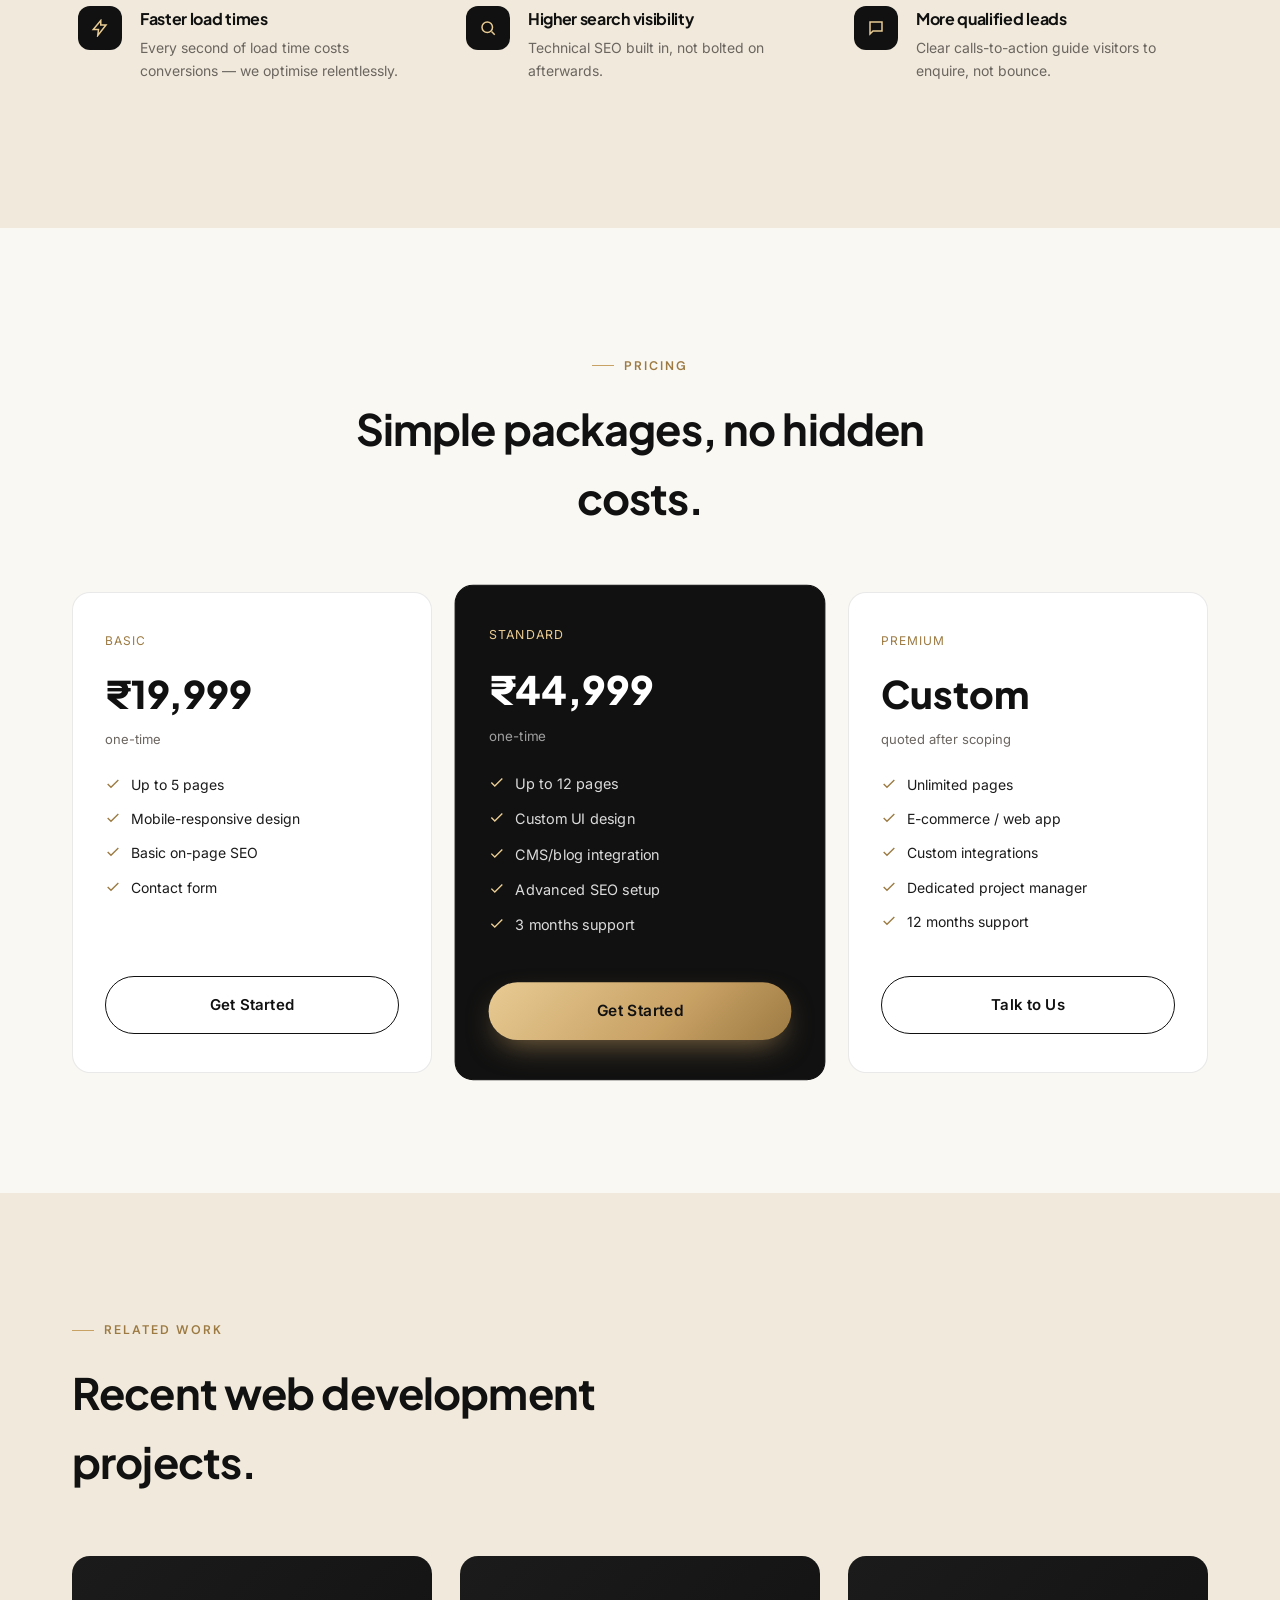
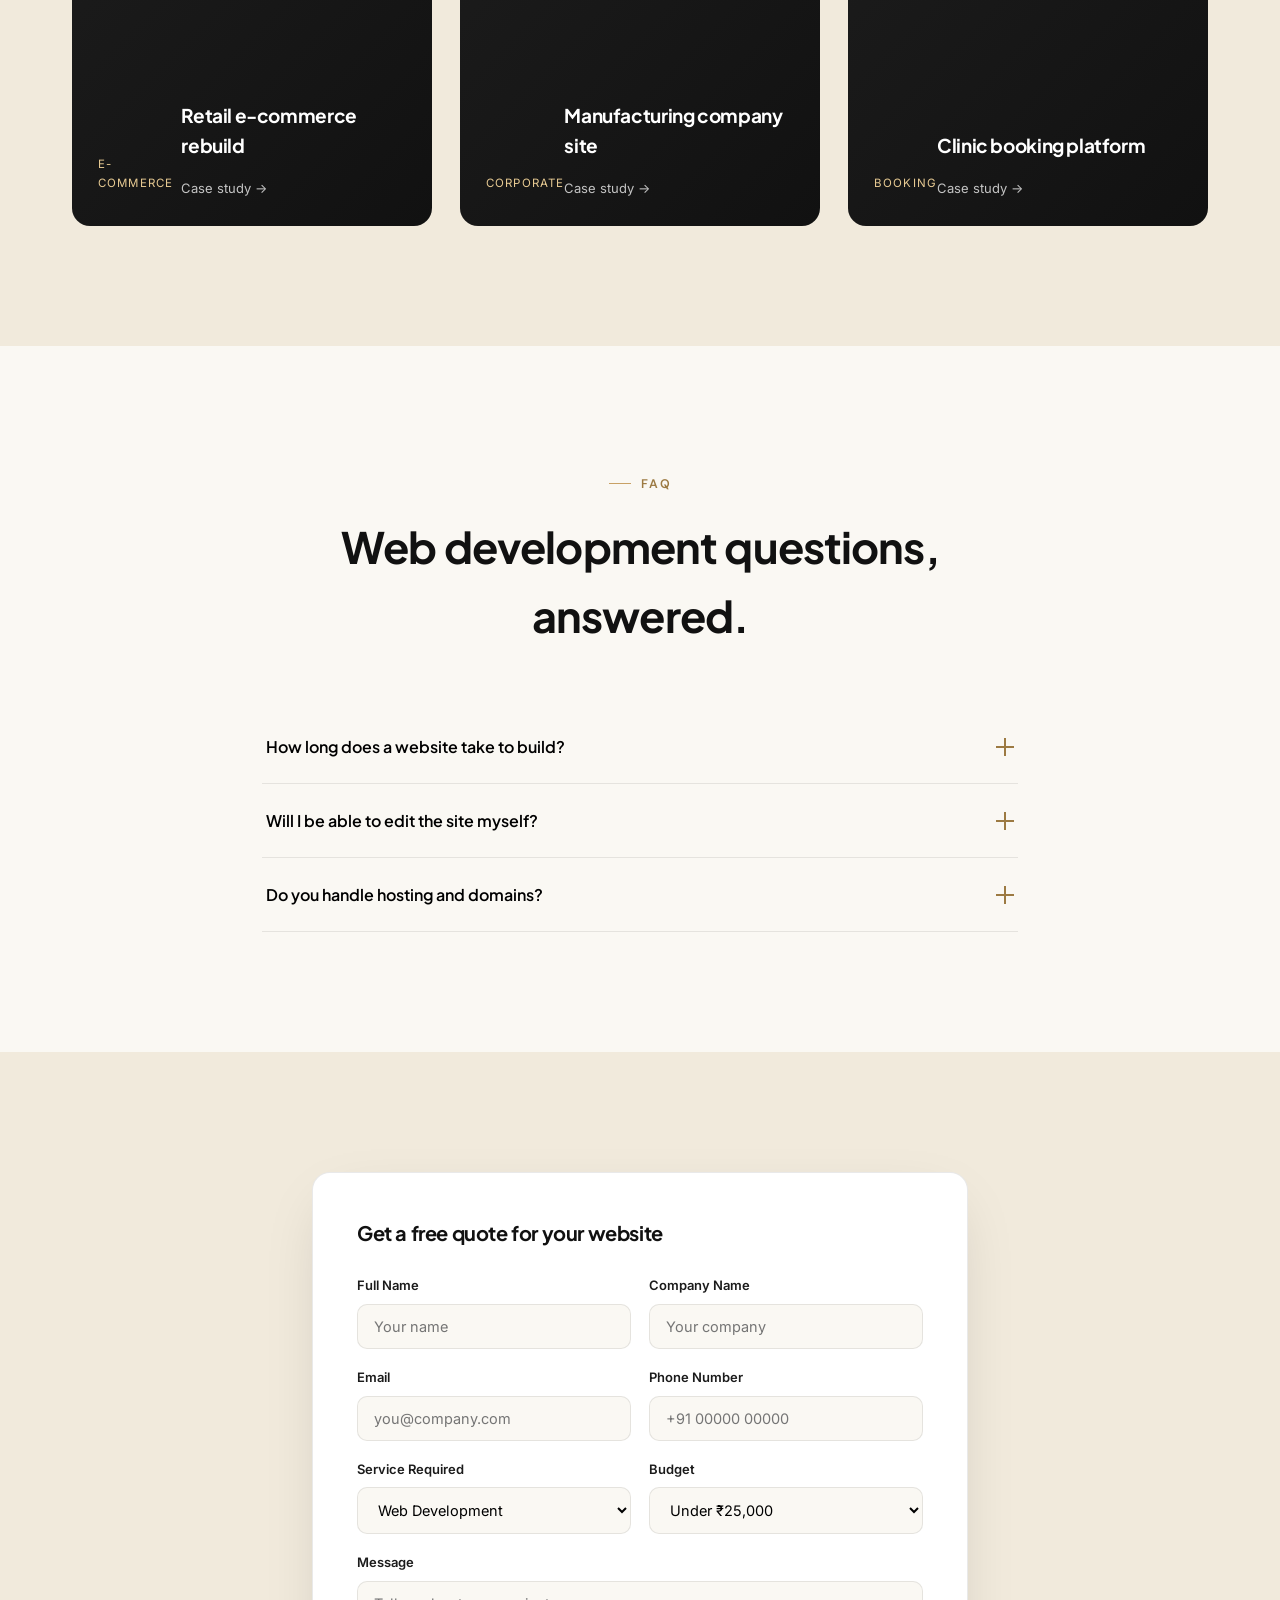
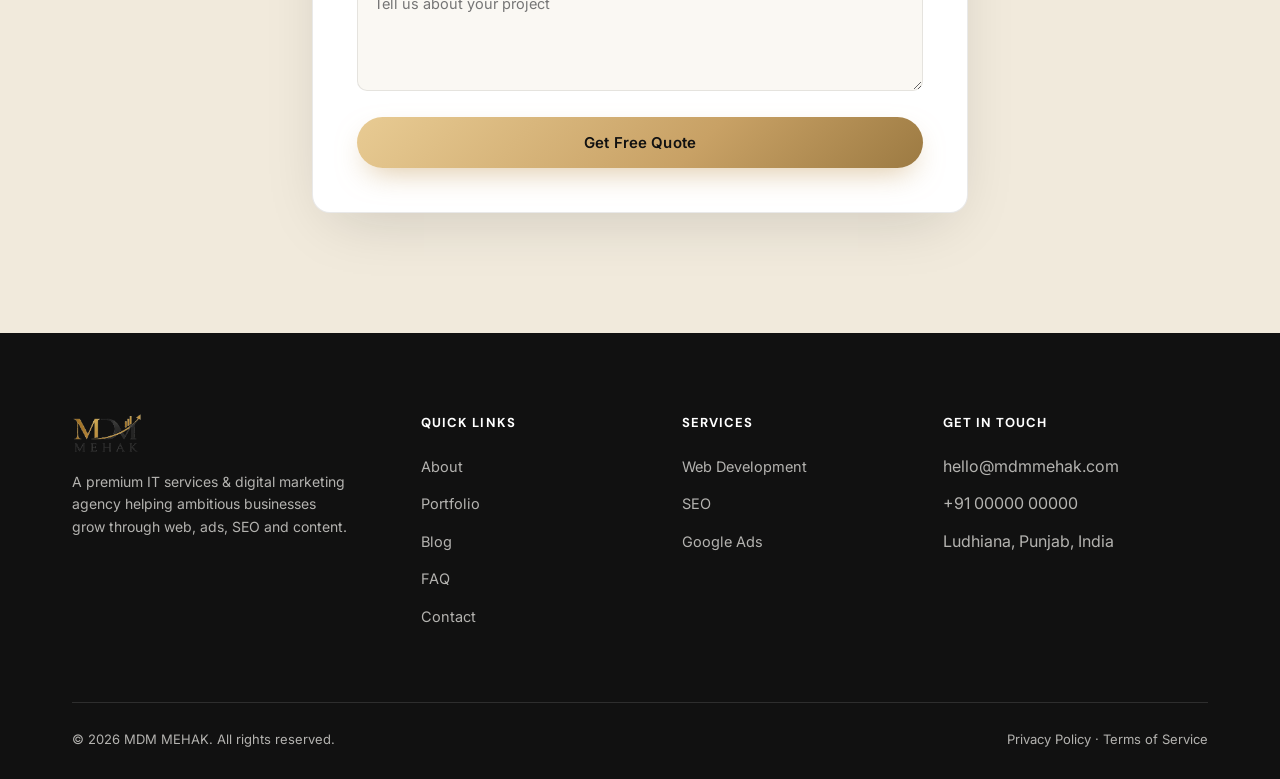
<file: services/web-development.html>
<!DOCTYPE html>
<html lang="en">
<head>

  <!-- Google Tag Manager -->
<script>(function(w,d,s,l,i){w[l]=w[l]||[];w[l].push({'gtm.start':
new Date().getTime(),event:'gtm.js'});var f=d.getElementsByTagName(s)[0],
j=d.createElement(s),dl=l!='dataLayer'?'&l='+l:'';j.async=true;j.src=
'https://www.googletagmanager.com/gtm.js?id='+i+dl;f.parentNode.insertBefore(j,f);
})(window,document,'script','dataLayer','GTM-MHF56DGX');</script>
<!-- End Google Tag Manager -->

<meta charset="UTF-8">
<meta name="viewport" content="width=device-width, initial-scale=1.0">
<title>Web Development Services — MDM MEHAK</title>
<meta name="description" content="Premium, conversion-engineered web development from MDM MEHAK — fast, modern websites built to turn visitors into customers.">
<link rel="icon" href="../assets/logo.png">
<link rel="stylesheet" href="../styles.css">
</head>
<body>

  <!-- Google Tag Manager (noscript) -->
<noscript><iframe src="https://www.googletagmanager.com/ns.html?id=GTM-MHF56DGX"
height="0" width="0" style="display:none;visibility:hidden"></iframe></noscript>
<!-- End Google Tag Manager (noscript) -->

<header class="navbar">
  <div class="container nav-inner">
    <a href="../index.html" class="nav-logo"><img src="../assets/logo.png" alt="MDM MEHAK logo"></a>
    <nav class="nav-links" id="navLinks">
      <a href="../index.html">Home</a>
      <a href="../about.html">About</a>
      <div class="dropdown">
        <a href="#">Services</a>
        <div class="dropdown-menu">
          <a href="web-development.html">Web Development</a>
          <a href="google-my-business.html">Google My Business</a>
          <a href="social-media-ads.html">Social Media Ads</a>
          <a href="google-ads.html">Google Ads</a>
          <a href="ai-video.html">AI Video</a>
          <a href="seo.html">SEO</a>
        </div>
      </div>
      <a href="../portfolio.html">Portfolio</a>
      <a href="../blog.html">Blog</a>
      <a href="../faq.html">FAQ</a>
      <a href="../contact.html">Contact</a>
    </nav>
    <div class="nav-cta">
      <a href="../contact.html" class="btn btn-outline on-light btn-sm">Get Free Consultation</a>
      <button class="nav-toggle" id="navToggle" aria-label="Menu"><span></span><span></span><span></span></button>
    </div>
  </div>
</header>

<!-- HERO -->
<section class="page-hero">
  <div class="container">
    <div class="breadcrumb"><a href="../index.html">Home</a><span>/</span><a href="../index.html#services">Services</a><span>/</span><span>Web Development</span></div>
    <span class="eyebrow">Web Development</span>
    <h1>Websites built to convert — not just look good.</h1>
    <p>Fast, secure, mobile-first websites engineered around one goal: turning traffic into enquiries, bookings and sales.</p>
    <div class="hero-actions" style="margin-top:32px;">
      <a href="../contact.html" class="btn btn-gold">Get Free Quote</a>
      <a href="https://wa.me/910000000000" class="btn btn-outline">WhatsApp Enquiry</a>
    </div>
  </div>
</section>

<!-- OVERVIEW -->
<section class="section-pad">
  <div class="container grid-2" style="gap:60px; align-items:center;">
    <div class="reveal">
      <span class="eyebrow">Overview</span>
      <h2 style="margin-top:18px; font-size:clamp(1.8rem,3.2vw,2.4rem);">What web development means at MDM MEHAK.</h2>
      <p style="color:var(--gray); margin-top:18px; font-size:15.5px;">Your website is the one asset every other channel points to — your ads, your Google Business profile, your social posts all end here. We build websites that load fast, rank well and are structured around a clear conversion path, not just a portfolio of pretty pages.</p>
      <p style="color:var(--gray); margin-top:16px; font-size:15.5px;">Every project includes performance optimisation, on-page SEO foundations and analytics from day one, so you can see the ROI of the site itself — not just the traffic you send to it.</p>
    </div>
    <div class="reveal" style="background:var(--paper-dim); border-radius:24px; padding:40px;">
      <h4 style="font-size:15px; margin-bottom:18px;">Why businesses need it</h4>
      <ul style="display:flex; flex-direction:column; gap:14px; font-size:14.5px; color:var(--charcoal);">
        <li>→ First impressions happen in under 3 seconds — slow, dated sites lose trust instantly.</li>
        <li>→ A site built for conversion turns the same traffic into more enquiries, at no extra ad spend.</li>
        <li>→ Search engines reward speed and structure — a well-built site is free, compounding SEO.</li>
      </ul>
      <h4 style="font-size:15px; margin:24px 0 12px;">ROI</h4>
      <p style="font-size:14px; color:var(--gray);">Clients typically see a 30–60% lift in enquiry conversion rate within 60 days of relaunch, without changing ad spend.</p>
    </div>
  </div>
</section>

<!-- FEATURES -->
<section class="section-pad bg-dim">
  <div class="container">
    <div class="section-head center reveal" style="margin-left:auto; margin-right:auto;">
      <span class="eyebrow" style="justify-content:center;">Features</span>
      <h2>Everything your site needs, nothing it doesn't.</h2>
    </div>
    <div class="grid-3">
      <div class="service-card reveal"><h3>Custom Design</h3><p>No templates — every layout designed around your brand and audience.</p></div>
      <div class="service-card reveal"><h3>Blazing Performance</h3><p>Sub-2-second load times on modern hosting and optimised assets.</p></div>
      <div class="service-card reveal"><h3>Mobile-First</h3><p>Designed for the device most of your visitors actually use.</p></div>
      <div class="service-card reveal"><h3>SEO Foundations</h3><p>Clean structure, schema markup and metadata built in from the start.</p></div>
      <div class="service-card reveal"><h3>CMS Control</h3><p>Update copy, images and blog posts yourself, no developer needed.</p></div>
      <div class="service-card reveal"><h3>Analytics Built-In</h3><p>Know exactly where your visitors come from and what they do next.</p></div>
    </div>
  </div>
</section>

<!-- WORKING PROCESS -->
<section class="section-pad">
  <div class="container">
    <div class="section-head reveal">
      <span class="eyebrow">Working process</span>
      <h2>From consultation to launch, mapped out.</h2>
    </div>
    <div class="timeline reveal">
      <div class="tl-step"><div class="num">1</div><h4>Consultation</h4><p>Understand your goals &amp; audience.</p></div>
      <div class="tl-step"><div class="num">2</div><h4>Planning</h4><p>Sitemap, wireframes, content plan.</p></div>
      <div class="tl-step"><div class="num">3</div><h4>Execution</h4><p>Design &amp; development sprints.</p></div>
      <div class="tl-step"><div class="num">4</div><h4>Optimisation</h4><p>Performance &amp; SEO tuning.</p></div>
      <div class="tl-step"><div class="num">5</div><h4>Delivery</h4><p>Launch, training &amp; handover.</p></div>
      <div class="tl-step"><div class="num">6</div><h4>Support</h4><p>Ongoing updates &amp; monitoring.</p></div>
    </div>
  </div>
</section>

<!-- BENEFITS -->
<section class="section-pad bg-dim">
  <div class="container">
    <div class="section-head reveal"><span class="eyebrow">Benefits</span><h2>What you actually walk away with.</h2></div>
    <div class="grid-3">
      <div class="feature-card reveal"><div class="icon"><svg width="18" height="18" viewBox="0 0 24 24" fill="none" stroke="currentColor" stroke-width="2"><path d="M13 2L3 14h7l-1 8 11-14h-7z"/></svg></div><div><h4>Faster load times</h4><p>Every second of load time costs conversions — we optimise relentlessly.</p></div></div>
      <div class="feature-card reveal"><div class="icon"><svg width="18" height="18" viewBox="0 0 24 24" fill="none" stroke="currentColor" stroke-width="2"><circle cx="11" cy="11" r="7"/><path d="M21 21l-4.3-4.3"/></svg></div><div><h4>Higher search visibility</h4><p>Technical SEO built in, not bolted on afterwards.</p></div></div>
      <div class="feature-card reveal"><div class="icon"><svg width="18" height="18" viewBox="0 0 24 24" fill="none" stroke="currentColor" stroke-width="2"><path d="M4 4h16v12H8l-4 4z"/></svg></div><div><h4>More qualified leads</h4><p>Clear calls-to-action guide visitors to enquire, not bounce.</p></div></div>
    </div>
  </div>
</section>

<!-- PRICING -->
<section class="section-pad">
  <div class="container">
    <div class="section-head center reveal" style="margin-left:auto; margin-right:auto;">
      <span class="eyebrow" style="justify-content:center;">Pricing</span>
      <h2>Simple packages, no hidden costs.</h2>
    </div>
    <div class="grid-3">
      <div class="price-card reveal">
        <span class="tag">Basic</span>
        <div class="amount">₹19,999</div>
        <div class="cycle">one-time</div>
        <ul>
          <li><svg width="16" height="16" viewBox="0 0 24 24" fill="none" stroke="currentColor" stroke-width="2"><path d="M20 6L9 17l-5-5"/></svg>Up to 5 pages</li>
          <li><svg width="16" height="16" viewBox="0 0 24 24" fill="none" stroke="currentColor" stroke-width="2"><path d="M20 6L9 17l-5-5"/></svg>Mobile-responsive design</li>
          <li><svg width="16" height="16" viewBox="0 0 24 24" fill="none" stroke="currentColor" stroke-width="2"><path d="M20 6L9 17l-5-5"/></svg>Basic on-page SEO</li>
          <li><svg width="16" height="16" viewBox="0 0 24 24" fill="none" stroke="currentColor" stroke-width="2"><path d="M20 6L9 17l-5-5"/></svg>Contact form</li>
        </ul>
        <a href="../contact.html" class="btn btn-outline on-light btn-block">Get Started</a>
      </div>
      <div class="price-card featured reveal">
        <span class="tag">Standard</span>
        <div class="amount">₹44,999</div>
        <div class="cycle">one-time</div>
        <ul>
          <li><svg width="16" height="16" viewBox="0 0 24 24" fill="none" stroke="currentColor" stroke-width="2"><path d="M20 6L9 17l-5-5"/></svg>Up to 12 pages</li>
          <li><svg width="16" height="16" viewBox="0 0 24 24" fill="none" stroke="currentColor" stroke-width="2"><path d="M20 6L9 17l-5-5"/></svg>Custom UI design</li>
          <li><svg width="16" height="16" viewBox="0 0 24 24" fill="none" stroke="currentColor" stroke-width="2"><path d="M20 6L9 17l-5-5"/></svg>CMS/blog integration</li>
          <li><svg width="16" height="16" viewBox="0 0 24 24" fill="none" stroke="currentColor" stroke-width="2"><path d="M20 6L9 17l-5-5"/></svg>Advanced SEO setup</li>
          <li><svg width="16" height="16" viewBox="0 0 24 24" fill="none" stroke="currentColor" stroke-width="2"><path d="M20 6L9 17l-5-5"/></svg>3 months support</li>
        </ul>
        <a href="../contact.html" class="btn btn-gold btn-block">Get Started</a>
      </div>
      <div class="price-card reveal">
        <span class="tag">Premium</span>
        <div class="amount">Custom</div>
        <div class="cycle">quoted after scoping</div>
        <ul>
          <li><svg width="16" height="16" viewBox="0 0 24 24" fill="none" stroke="currentColor" stroke-width="2"><path d="M20 6L9 17l-5-5"/></svg>Unlimited pages</li>
          <li><svg width="16" height="16" viewBox="0 0 24 24" fill="none" stroke="currentColor" stroke-width="2"><path d="M20 6L9 17l-5-5"/></svg>E-commerce / web app</li>
          <li><svg width="16" height="16" viewBox="0 0 24 24" fill="none" stroke="currentColor" stroke-width="2"><path d="M20 6L9 17l-5-5"/></svg>Custom integrations</li>
          <li><svg width="16" height="16" viewBox="0 0 24 24" fill="none" stroke="currentColor" stroke-width="2"><path d="M20 6L9 17l-5-5"/></svg>Dedicated project manager</li>
          <li><svg width="16" height="16" viewBox="0 0 24 24" fill="none" stroke="currentColor" stroke-width="2"><path d="M20 6L9 17l-5-5"/></svg>12 months support</li>
        </ul>
        <a href="../contact.html" class="btn btn-outline on-light btn-block">Talk to Us</a>
      </div>
    </div>
  </div>
</section>

<!-- PORTFOLIO -->
<section class="section-pad bg-dim">
  <div class="container">
    <div class="section-head reveal"><span class="eyebrow">Related work</span><h2>Recent web development projects.</h2></div>
    <div class="grid-3">
      <div class="port-card reveal"><span class="port-tag">E-commerce</span><div><h3>Retail e-commerce rebuild</h3><a class="case-link" href="../portfolio.html">Case study →</a></div></div>
      <div class="port-card reveal"><span class="port-tag">Corporate</span><div><h3>Manufacturing company site</h3><a class="case-link" href="../portfolio.html">Case study →</a></div></div>
      <div class="port-card reveal"><span class="port-tag">Booking</span><div><h3>Clinic booking platform</h3><a class="case-link" href="../portfolio.html">Case study →</a></div></div>
    </div>
  </div>
</section>

<!-- FAQ -->
<section class="section-pad">
  <div class="container" style="max-width:820px;">
    <div class="section-head center reveal" style="margin-left:auto; margin-right:auto;"><span class="eyebrow" style="justify-content:center;">FAQ</span><h2>Web development questions, answered.</h2></div>
    <div class="reveal">
      <div class="faq-item"><button class="faq-q">How long does a website take to build? <span class="plus"></span></button><div class="faq-a"><p>Basic sites launch in 2–3 weeks; Standard in 4–6 weeks; Premium projects are scoped individually.</p></div></div>
      <div class="faq-item"><button class="faq-q">Will I be able to edit the site myself? <span class="plus"></span></button><div class="faq-a"><p>Yes — every site ships with a CMS and a short training session so your team can update content directly.</p></div></div>
      <div class="faq-item"><button class="faq-q">Do you handle hosting and domains? <span class="plus"></span></button><div class="faq-a"><p>We can set up and manage hosting, domains and email for you, or work with your existing provider.</p></div></div>
    </div>
  </div>
</section>

<!-- CONTACT FORM -->
<section class="section-pad bg-dim">
  <div class="container" style="max-width:720px;">
    <div class="form-card reveal">
      <h3 style="font-size:20px; margin-bottom:26px;">Get a free quote for your website</h3>
      <form data-enquiry onsubmit="return false;">
        <div class="form-row">
          <div class="field"><label>Full Name</label><input type="text" required placeholder="Your name"></div>
          <div class="field"><label>Company Name</label><input type="text" placeholder="Your company"></div>
        </div>
        <div class="form-row">
          <div class="field"><label>Email</label><input type="email" required placeholder="you@company.com"></div>
          <div class="field"><label>Phone Number</label><input type="tel" required placeholder="+91 00000 00000"></div>
        </div>
        <div class="form-row">
          <div class="field"><label>Service Required</label><select><option>Web Development</option><option>Web Development + SEO</option><option>Web Development + Ads</option></select></div>
          <div class="field"><label>Budget</label><select><option>Under ₹25,000</option><option>₹25,000 – ₹50,000</option><option>₹50,000+</option></select></div>
        </div>
        <div class="field"><label>Message</label><textarea placeholder="Tell us about your project"></textarea></div>
        <button type="submit" class="btn btn-gold btn-block">Get Free Quote</button>
      </form>
    </div>
  </div>
</section>

<footer>
  <div class="container">
    <div class="footer-grid">
      <div>
        <div class="footer-logo"><img src="../assets/logo.png" alt="MDM MEHAK"></div>
        <p style="font-size:14px; max-width:280px;">A premium IT services &amp; digital marketing agency helping ambitious businesses grow through web, ads, SEO and content.</p>
      </div>
      <div><h5>Quick Links</h5><ul><li><a href="../about.html">About</a></li><li><a href="../portfolio.html">Portfolio</a></li><li><a href="../blog.html">Blog</a></li><li><a href="../faq.html">FAQ</a></li><li><a href="../contact.html">Contact</a></li></ul></div>
      <div><h5>Services</h5><ul><li><a href="web-development.html">Web Development</a></li><li><a href="seo.html">SEO</a></li><li><a href="google-ads.html">Google Ads</a></li></ul></div>
      <div><h5>Get In Touch</h5><ul><li>hello@mdmmehak.com</li><li>+91 00000 00000</li><li>Ludhiana, Punjab, India</li></ul></div>
    </div>
    <div class="footer-bottom"><span>© 2026 MDM MEHAK. All rights reserved.</span><span>Privacy Policy · Terms of Service</span></div>
  </div>
</footer>

<a href="https://wa.me/910000000000" class="whatsapp-fab" aria-label="Chat on WhatsApp">
  <svg width="28" height="28" viewBox="0 0 24 24" fill="currentColor"><path d="M12.04 2c-5.5 0-9.96 4.46-9.96 9.96 0 1.76.46 3.48 1.34 5L2 22l5.2-1.36a9.94 9.94 0 0 0 4.84 1.24h.01c5.5 0 9.96-4.46 9.96-9.96S17.54 2 12.04 2zm5.87 14.24c-.25.7-1.45 1.34-2 1.42-.53.08-1.15.11-1.86-.12-.43-.14-.98-.32-1.7-.62-2.98-1.28-4.93-4.28-5.08-4.48-.15-.2-1.22-1.62-1.22-3.1s.78-2.2 1.06-2.5c.27-.3.6-.37.8-.37h.57c.18 0 .43-.02.66.5.25.6.85 2.08.92 2.24.08.15.13.33.02.53-.1.2-.15.32-.3.5-.15.17-.3.38-.44.5-.15.15-.3.3-.13.6.17.3.75 1.24 1.62 2 1.12.98 2.06 1.29 2.37 1.44.3.15.48.13.65-.08.18-.2.75-.87.95-1.17.2-.3.4-.24.66-.15.27.1 1.7.8 2 .95.3.15.5.22.57.34.08.13.08.72-.17 1.42z"/></svg>
</a>
<div class="sticky-cta"><span>Ready to grow? Talk to us today.</span><a href="../contact.html" class="btn btn-gold btn-sm">Get Quote</a></div>

<script src="../script.js"></script>
</body>
</html>
</file>
<file: styles.css>
/* ============================================================
   MDM MEHAK — Design System
   Palette: Gold #C8A165 / Ink #111111 / Paper #FAF8F3
   Display: Plus Jakarta Sans · Body: Inter · Utility: DM Sans
   Signature motif: the ascending arrow-through-bars from the
   logo, reused as a drawn line that threads through the page.
   ============================================================ */

@import url('https://fonts.googleapis.com/css2?family=Plus+Jakarta+Sans:wght@500;600;700;800&family=Inter:wght@400;500;600&family=DM+Sans:wght@500;600&display=swap');

:root{
  --gold: #C8A165;
  --gold-light: #E8CB93;
  --gold-deep: #9C7A42;
  --ink: #111111;
  --charcoal: #1B1B1B;
  --paper: #FAF8F3;
  --paper-dim: #F1EADC;
  --gray: #6B6560;
  --gray-soft: #948C82;
  --line: rgba(17,17,17,0.09);
  --line-gold: rgba(200,161,101,0.35);
  --shadow: 0 20px 60px -20px rgba(17,17,17,0.18);
  --radius: 18px;
  --ease: cubic-bezier(.22,1,.36,1);
}

*{ margin:0; padding:0; box-sizing:border-box; }
html{ scroll-behavior:smooth; }
body{
  font-family:'Inter', sans-serif;
  color:var(--ink);
  background:var(--paper);
  line-height:1.6;
  -webkit-font-smoothing:antialiased;
  overflow-x:hidden;
}
img{ max-width:100%; display:block; }
a{ color:inherit; text-decoration:none; }
ul{ list-style:none; }
button{ font-family:inherit; cursor:pointer; border:none; background:none; }
input,textarea,select{ font-family:inherit; }

h1,h2,h3,h4{
  font-family:'Plus Jakarta Sans', sans-serif;
  font-weight:700;
  letter-spacing:-0.02em;
  color:var(--ink);
}

.eyebrow{
  font-family:'DM Sans', sans-serif;
  font-size:12.5px;
  font-weight:600;
  letter-spacing:0.16em;
  text-transform:uppercase;
  color:var(--gold-deep);
  display:inline-flex;
  align-items:center;
  gap:10px;
}
.eyebrow::before{
  content:"";
  width:22px; height:1px;
  background:var(--gold);
}

.container{
  max-width:1200px;
  margin:0 auto;
  padding:0 32px;
}
section{ position:relative; }
.section-pad{ padding:120px 0; }
@media (max-width:768px){ .section-pad{ padding:76px 0; } }

/* ---------- Reduced motion ---------- */
@media (prefers-reduced-motion: reduce){
  *{ animation-duration:0.001ms !important; animation-iteration-count:1 !important; transition-duration:0.001ms !important; scroll-behavior:auto !important; }
}

/* ---------- Reveal on scroll ---------- */
.reveal{ opacity:0; transform:translateY(28px); transition:opacity .8s var(--ease), transform .8s var(--ease); }
.reveal.in{ opacity:1; transform:translateY(0); }

/* ---------- Buttons ---------- */
.btn{
  display:inline-flex;
  align-items:center;
  justify-content:center;
  gap:10px;
  padding:16px 30px;
  border-radius:999px;
  font-weight:600;
  font-size:15px;
  letter-spacing:0.01em;
  transition:transform .35s var(--ease), box-shadow .35s var(--ease), background .35s var(--ease), color .35s var(--ease);
  white-space:nowrap;
}
.btn-gold{
  background:linear-gradient(135deg, var(--gold-light), var(--gold) 60%, var(--gold-deep));
  color:var(--ink);
  box-shadow:0 12px 30px -10px rgba(200,161,101,0.65);
}
.btn-gold:hover{ transform:translateY(-2px); box-shadow:0 18px 40px -12px rgba(200,161,101,0.8); }
.btn-outline{
  border:1.5px solid rgba(255,255,255,0.35);
  color:inherit;
}
.btn-outline.on-light{ border:1.5px solid var(--ink); color:var(--ink); }
.btn-outline:hover{ background:rgba(255,255,255,0.08); transform:translateY(-2px); }
.btn-outline.on-light:hover{ background:var(--ink); color:var(--paper); }
.btn-sm{ padding:11px 22px; font-size:13.5px; }
.btn-block{ width:100%; }

/* ---------- Navbar ---------- */
.navbar{
  position:fixed; top:0; left:0; right:0; z-index:200;
  padding:22px 0;
  transition:background .4s var(--ease), padding .4s var(--ease), box-shadow .4s var(--ease), border-color .4s var(--ease);
  border-bottom:1px solid transparent;
}
.navbar.solid{
  background:rgba(250,248,243,0.86);
  backdrop-filter:blur(14px);
  -webkit-backdrop-filter:blur(14px);
  padding:14px 0;
  border-color:var(--line);
  box-shadow:0 8px 30px -20px rgba(17,17,17,0.25);
}
.nav-inner{ display:flex; align-items:center; justify-content:space-between; gap:24px; }
.nav-logo{ display:flex; align-items:center; gap:10px; }
.nav-logo img{ height:42px; width:auto; transition:height .4s var(--ease); }
.navbar.solid .nav-logo img{ height:36px; }
.nav-links{ display:flex; align-items:center; gap:36px; }
.nav-links a{
  font-size:14.5px; font-weight:500; color:white;
  position:relative; padding:4px 0;
}
.nav-links a::after{
  content:""; position:absolute; left:0; bottom:-2px; width:0; height:1.5px;
  background:var(--gold); transition:width .3s var(--ease);
}
.nav-links a:hover::after{ width:100%; }
.nav-cta{ display:flex; align-items:center; gap:16px; }
.nav-toggle{ display:none; flex-direction:column; gap:5px; }
.nav-toggle span{ width:24px; height:2px; background:var(--ink); border-radius:2px; }

.dropdown{ position:relative; }
.dropdown-menu{
  position:absolute; top:calc(100% + 18px); left:50%; transform:translateX(-50%) translateY(6px);
  background:#fff; border:1px solid var(--line); border-radius:16px;
  box-shadow:var(--shadow); padding:10px; min-width:230px;
  opacity:0; visibility:hidden; transition:opacity .3s var(--ease), transform .3s var(--ease);
}
.dropdown:hover .dropdown-menu{ opacity:1; visibility:visible; transform:translateX(-50%) translateY(0); }
.dropdown-menu a{ display:block; padding:11px 14px; border-radius:10px; font-size:14px; }
.dropdown-menu a::after{ display:none; }
.dropdown-menu a:hover{ background:var(--paper-dim); color:var(--gold-deep); }

@media (max-width:920px){
  .nav-links{
    position:fixed; inset:0 0 0 auto; width:78%; max-width:340px; height:100vh;
    background:var(--ink); flex-direction:column; align-items:flex-start; justify-content:flex-start;
    padding:110px 34px 34px; gap:26px; transform:translateX(100%); transition:transform .45s var(--ease);
  }
  .nav-links.open{ transform:translateX(0); }
  .nav-links a{ color:var(--paper); font-size:17px; }
  .dropdown-menu{ position:static; transform:none; opacity:1; visibility:visible; display:none; background:var(--charcoal); box-shadow:none; margin-top:12px; }
  .dropdown.open .dropdown-menu{ display:block; }
  .nav-toggle{ display:flex; z-index:210; }
  .nav-cta .btn-outline{ display:none; }
}

/* ---------- Hero ---------- */
.hero{
  min-height:100vh;
  display:flex; align-items:center;
  background:var(--ink);
  color:var(--paper);
  position:relative;
  overflow:hidden;
  padding-top:120px;
}
.hero-grid{
  display:grid; grid-template-columns:1.15fr 0.85fr; gap:60px; align-items:center;
  position:relative; z-index:2;
}
.hero-eyebrow{ color:var(--gold-light); }
.hero-eyebrow::before{ background:var(--gold-light); }
.hero h1{
  font-size:clamp(2.6rem, 5.6vw, 4.4rem);
  color:#fff;
  line-height:1.04;
  margin:22px 0 24px;
}
.hero h1 em{ font-style:normal; color:var(--gold-light); }
.hero p.lead{ font-size:18px; color:rgba(250,248,243,0.72); max-width:520px; margin-bottom:36px; }
.hero-actions{ display:flex; gap:16px; flex-wrap:wrap; }
.hero-badges{ display:flex; gap:28px; margin-top:56px; flex-wrap:wrap; }
.hero-badge{ }
.hero-badge b{ display:block; font-family:'Plus Jakarta Sans'; font-size:26px; color:#fff; }
.hero-badge span{ font-size:12.5px; color:rgba(250,248,243,0.55); letter-spacing:0.04em; }

.hero-visual{ position:relative; display:flex; align-items:center; justify-content:center; }
.hero-mark{ width:100%; max-width:380px; filter:drop-shadow(0 30px 60px rgba(0,0,0,0.5)); }
.hero-glow{
  position:absolute; width:520px; height:520px; border-radius:50%;
  background:radial-gradient(circle, rgba(200,161,101,0.22), transparent 70%);
  top:50%; left:50%; transform:translate(-50%,-50%);
  filter:blur(10px);
}
.hero-bg-line{ position:absolute; inset:0; opacity:0.5; z-index:1; pointer-events:none; }
.hero-bg-line path{ stroke-dasharray:1400; stroke-dashoffset:1400; animation:draw 2.6s var(--ease) 0.3s forwards; }
@keyframes draw{ to{ stroke-dashoffset:0; } }

@media (max-width:920px){
  .hero-grid{ grid-template-columns:1fr; text-align:left; }
  .hero-visual{ order:-1; max-width:220px; margin:0 auto 20px; }
}

/* ---------- Section headers ---------- */
.section-head{ max-width:640px; margin-bottom:60px; }
.section-head h2{ font-size:clamp(1.9rem, 3.4vw, 2.7rem); margin-top:18px; }
.section-head p{ color:var(--gray); font-size:16px; margin-top:16px; max-width:520px; }
.section-head.center{ margin-left:auto; margin-right:auto; text-align:center; }

/* ---------- Divider motif (ascending arrow line) ---------- */
.motif-divider{ display:block; width:100%; height:60px; margin:0 auto; opacity:0.9; }

/* ---------- Cards: services ---------- */
.grid-3{ display:grid; grid-template-columns:repeat(3,1fr); gap:28px; }
.grid-2{ display:grid; grid-template-columns:repeat(2,1fr); gap:28px; }
@media (max-width:920px){ .grid-3{ grid-template-columns:1fr 1fr; } .grid-2{ grid-template-columns:1fr; } }
@media (max-width:640px){ .grid-3{ grid-template-columns:1fr; } }

.service-card{
  background:#fff; border:1px solid var(--line); border-radius:var(--radius);
  padding:36px 30px; transition:transform .4s var(--ease), box-shadow .4s var(--ease), border-color .4s var(--ease);
  position:relative; overflow:hidden;
}
.service-card:hover{ transform:translateY(-8px); box-shadow:var(--shadow); border-color:var(--line-gold); }
.service-card .icon{
  width:52px; height:52px; border-radius:14px;
  background:linear-gradient(135deg, var(--paper-dim), #fff);
  border:1px solid var(--line-gold);
  display:flex; align-items:center; justify-content:center;
  color:var(--gold-deep); margin-bottom:22px;
}
.service-card h3{ font-size:19px; margin-bottom:10px; }
.service-card p{ color:var(--gray); font-size:14.5px; margin-bottom:22px; }
.service-card .more{
  font-size:13.5px; font-weight:600; color:var(--gold-deep);
  display:inline-flex; align-items:center; gap:6px;
}
.service-card .more svg{ transition:transform .3s var(--ease); }
.service-card:hover .more svg{ transform:translateX(4px); }

/* ---------- Why choose us ---------- */
.feature-card{ display:flex; gap:18px; align-items:flex-start; padding:26px 6px; border-top:1px solid var(--line); }
.feature-card .icon{
  flex-shrink:0; width:44px; height:44px; border-radius:12px;
  background:var(--ink); color:var(--gold-light);
  display:flex; align-items:center; justify-content:center;
}
.feature-card h4{ font-size:16px; margin-bottom:6px; }
.feature-card p{ color:var(--gray); font-size:14px; }

/* ---------- Portfolio ---------- */
.port-card{
  position:relative; border-radius:var(--radius); overflow:hidden; aspect-ratio:4/3;
  background:linear-gradient(135deg, var(--charcoal), var(--ink));
  display:flex; align-items:flex-end; padding:26px; isolation:isolate;
}
.port-card::before{
  content:""; position:absolute; inset:0;
  background:radial-gradient(circle at 30% 20%, rgba(200,161,101,0.35), transparent 60%);
  opacity:0; transition:opacity .4s var(--ease); z-index:-1;
}
.port-card:hover::before{ opacity:1; }
.port-card:hover{ transform:translateY(-6px); }
.port-card{ transition:transform .4s var(--ease); }
.port-tag{ font-size:11.5px; letter-spacing:0.1em; text-transform:uppercase; color:var(--gold-light); margin-bottom:8px; display:block; }
.port-card h3{ color:#fff; font-size:19px; margin-bottom:14px; }
.port-card .case-link{ font-size:13px; color:rgba(255,255,255,0.75); display:inline-flex; align-items:center; gap:6px; }

/* ---------- Testimonials ---------- */
.testi-slider{ position:relative; overflow:hidden; }
.testi-track{ display:flex; transition:transform .6s var(--ease); }
.testi-card{
  min-width:100%; background:#fff; border:1px solid var(--line); border-radius:var(--radius);
  padding:48px; display:flex; flex-direction:column; gap:22px;
}
@media (min-width:768px){ .testi-card{ padding:56px 64px; } }
.stars{ color:var(--gold); font-size:18px; letter-spacing:3px; }
.testi-card p.quote{ font-size:19px; line-height:1.7; color:var(--ink); max-width:680px; }
.testi-person{ display:flex; align-items:center; gap:14px; }
.testi-avatar{
  width:46px; height:46px; border-radius:50%;
  background:linear-gradient(135deg, var(--gold-light), var(--gold-deep));
  display:flex; align-items:center; justify-content:center; color:#fff; font-weight:700; font-family:'Plus Jakarta Sans';
}
.testi-person b{ font-size:14.5px; display:block; }
.testi-person span{ font-size:13px; color:var(--gray); }
.testi-nav{ display:flex; gap:12px; margin-top:28px; justify-content:center; }
.testi-dot{ width:8px; height:8px; border-radius:50%; background:var(--line); transition:background .3s, width .3s; }
.testi-dot.active{ background:var(--gold); width:22px; border-radius:6px; }

/* ---------- FAQ ---------- */
.faq-item{ border-bottom:1px solid var(--line); }
.faq-q{
  width:100%; display:flex; align-items:center; justify-content:space-between;
  padding:26px 4px; text-align:left; font-family:'Plus Jakarta Sans'; font-weight:600; font-size:16px;
}
.faq-q .plus{ position:relative; width:18px; height:18px; flex-shrink:0; margin-left:20px; }
.faq-q .plus::before, .faq-q .plus::after{
  content:""; position:absolute; background:var(--gold-deep); transition:transform .35s var(--ease);
}
.faq-q .plus::before{ width:100%; height:2px; top:8px; left:0; }
.faq-q .plus::after{ width:2px; height:100%; left:8px; top:0; }
.faq-item.open .plus::after{ transform:rotate(90deg); }
.faq-a{ max-height:0; overflow:hidden; transition:max-height .4s var(--ease); }
.faq-a p{ padding:0 4px 26px; color:var(--gray); font-size:14.5px; max-width:680px; }

/* ---------- CTA banner ---------- */
.cta-banner{
  background:var(--ink); color:#fff; border-radius:28px; padding:80px 60px;
  text-align:center; position:relative; overflow:hidden;
}
.cta-banner h2{ color:#fff; font-size:clamp(1.8rem,3.4vw,2.6rem); max-width:640px; margin:0 auto 30px; }
.cta-banner .hero-glow{ opacity:0.8; }
@media (max-width:640px){ .cta-banner{ padding:56px 26px; } }

/* ---------- Footer ---------- */
footer{ background:var(--ink); color:rgba(250,248,243,0.7); padding:80px 0 30px; }
.footer-grid{ display:grid; grid-template-columns:1.4fr 1fr 1fr 1.2fr; gap:40px; margin-bottom:60px; }
@media (max-width:860px){ .footer-grid{ grid-template-columns:1fr 1fr; } }
@media (max-width:560px){ .footer-grid{ grid-template-columns:1fr; } }
.footer-logo img{ height:40px; margin-bottom:18px; }
footer h5{ color:#fff; font-size:13px; letter-spacing:0.08em; text-transform:uppercase; margin-bottom:20px; font-family:'DM Sans'; }
footer ul li{ margin-bottom:12px; }
footer ul a{ font-size:14.5px; transition:color .3s; }
footer ul a:hover{ color:var(--gold-light); }
.footer-social{ display:flex; gap:12px; margin-top:20px; }
.footer-social a{
  width:38px; height:38px; border-radius:50%; border:1px solid rgba(255,255,255,0.15);
  display:flex; align-items:center; justify-content:center; transition:background .3s, border-color .3s;
}
.footer-social a:hover{ background:var(--gold); border-color:var(--gold); color:var(--ink); }
.footer-bottom{ border-top:1px solid rgba(255,255,255,0.12); padding-top:26px; display:flex; justify-content:space-between; flex-wrap:wrap; gap:14px; font-size:13px; }
.newsletter-form{ display:flex; margin-top:16px; border:1px solid rgba(255,255,255,0.18); border-radius:999px; padding:5px; }
.newsletter-form input{ background:none; border:none; outline:none; color:#fff; padding:10px 14px; flex:1; font-size:13.5px; }
.newsletter-form input::placeholder{ color:rgba(255,255,255,0.4); }
.newsletter-form button{ background:var(--gold); color:var(--ink); border-radius:999px; padding:10px 18px; font-size:13px; font-weight:600; }

/* ---------- WhatsApp float + sticky CTA ---------- */
.whatsapp-fab{
  position:fixed; bottom:26px; right:26px; z-index:300;
  width:58px; height:58px; border-radius:50%;
  background:#25D366; color:#fff; display:flex; align-items:center; justify-content:center;
  box-shadow:0 14px 30px -8px rgba(37,211,102,0.6);
  animation:pulse 2.6s ease-in-out infinite;
}
@keyframes pulse{ 0%,100%{ box-shadow:0 14px 30px -8px rgba(37,211,102,0.6);} 50%{ box-shadow:0 14px 30px -8px rgba(37,211,102,0.95);} }
.sticky-cta{
  position:fixed; bottom:0; left:0; right:0; z-index:250;
  background:rgba(17,17,17,0.94); backdrop-filter:blur(10px); color:#fff;
  padding:14px 22px; display:none; align-items:center; justify-content:space-between; gap:16px;
}
@media (max-width:768px){ .sticky-cta{ display:flex; } .whatsapp-fab{ bottom:92px; } }
.sticky-cta span{ font-size:13.5px; }

/* ---------- Forms ---------- */
.form-card{ background:#fff; border:1px solid var(--line); border-radius:var(--radius); padding:44px; box-shadow:var(--shadow); }
.form-row{ display:grid; grid-template-columns:1fr 1fr; gap:18px; }
@media (max-width:560px){ .form-row{ grid-template-columns:1fr; } }
.field{ margin-bottom:18px; }
.field label{ display:block; font-size:13px; font-weight:600; margin-bottom:8px; color:var(--charcoal); }
.field input, .field select, .field textarea{
  width:100%; padding:13px 16px; border:1px solid var(--line); border-radius:10px;
  font-size:14.5px; transition:border-color .3s; background:var(--paper);
}
.field input:focus, .field select:focus, .field textarea:focus{ outline:none; border-color:var(--gold); }
.field textarea{ resize:vertical; min-height:110px; }

/* ---------- Timeline (service pages) ---------- */
.timeline{ display:flex; justify-content:space-between; gap:10px; flex-wrap:wrap; position:relative; }
.timeline::before{ content:""; position:absolute; top:26px; left:0; right:0; height:1px; background:var(--line-gold); z-index:0; }
.tl-step{ flex:1; min-width:140px; text-align:center; position:relative; z-index:1; }
.tl-step .num{
  width:52px; height:52px; border-radius:50%; background:#fff; border:1.5px solid var(--gold);
  display:flex; align-items:center; justify-content:center; margin:0 auto 16px;
  font-family:'Plus Jakarta Sans'; font-weight:700; color:var(--gold-deep);
}
.tl-step h4{ font-size:14.5px; margin-bottom:6px; }
.tl-step p{ font-size:12.5px; color:var(--gray); }

/* ---------- Pricing ---------- */
.price-card{
  background:#fff; border:1px solid var(--line); border-radius:var(--radius); padding:38px 32px;
  display:flex; flex-direction:column; transition:transform .4s var(--ease), box-shadow .4s var(--ease);
}
.price-card.featured{ background:var(--ink); color:#fff; border-color:var(--ink); transform:scale(1.03); }
.price-card:hover{ transform:translateY(-6px); box-shadow:var(--shadow); }
.price-card.featured:hover{ transform:scale(1.03) translateY(-6px); }
.price-card .tag{ font-size:12px; letter-spacing:0.08em; text-transform:uppercase; color:var(--gold-deep); }
.price-card.featured .tag{ color:var(--gold-light); }
.price-card .amount{ font-family:'Plus Jakarta Sans'; font-size:38px; font-weight:800; margin:14px 0 4px; }
.price-card .cycle{ font-size:13px; color:var(--gray); margin-bottom:24px; }
.price-card.featured .cycle{ color:rgba(255,255,255,0.6); }
.price-card ul{ margin-bottom:30px; flex:1; }
.price-card li{ display:flex; gap:10px; align-items:flex-start; font-size:14px; margin-bottom:12px; color:var(--charcoal); }
.price-card.featured li{ color:rgba(255,255,255,0.85); }
.price-card li svg{ flex-shrink:0; margin-top:2px; color:var(--gold-deep); }
.price-card.featured li svg{ color:var(--gold-light); }

/* ---------- Trust strip ---------- */
.trust-strip{ display:flex; align-items:center; gap:48px; flex-wrap:wrap; opacity:0.6; }
.trust-strip span{ font-family:'Plus Jakarta Sans'; font-weight:700; font-size:15px; letter-spacing:0.02em; }

/* ---------- Breadcrumb ---------- */
.breadcrumb{ font-size:13px; color:rgba(250,248,243,0.55); display:flex; gap:8px; align-items:center; margin-bottom:20px; }
.breadcrumb a{ color:rgba(250,248,243,0.8); }
.breadcrumb a:hover{ color:var(--gold-light); }

/* ---------- Page hero (inner pages) ---------- */
.page-hero{ background:var(--ink); color:#fff; padding:170px 0 90px; position:relative; overflow:hidden; }
.page-hero .eyebrow{ color:var(--gold-light); }
.page-hero .eyebrow::before{ background:var(--gold-light); }
.page-hero h1{ color:#fff; font-size:clamp(2.2rem,4.4vw,3.4rem); margin-top:18px; max-width:760px; }
.page-hero p{ color:rgba(250,248,243,0.72); font-size:17px; max-width:600px; margin-top:18px; }

.text-gold{ color:var(--gold-deep); }
.bg-dim{ background:var(--paper-dim); }
.center{ text-align:center; }
.mt-40{ margin-top:40px; }
</file>
